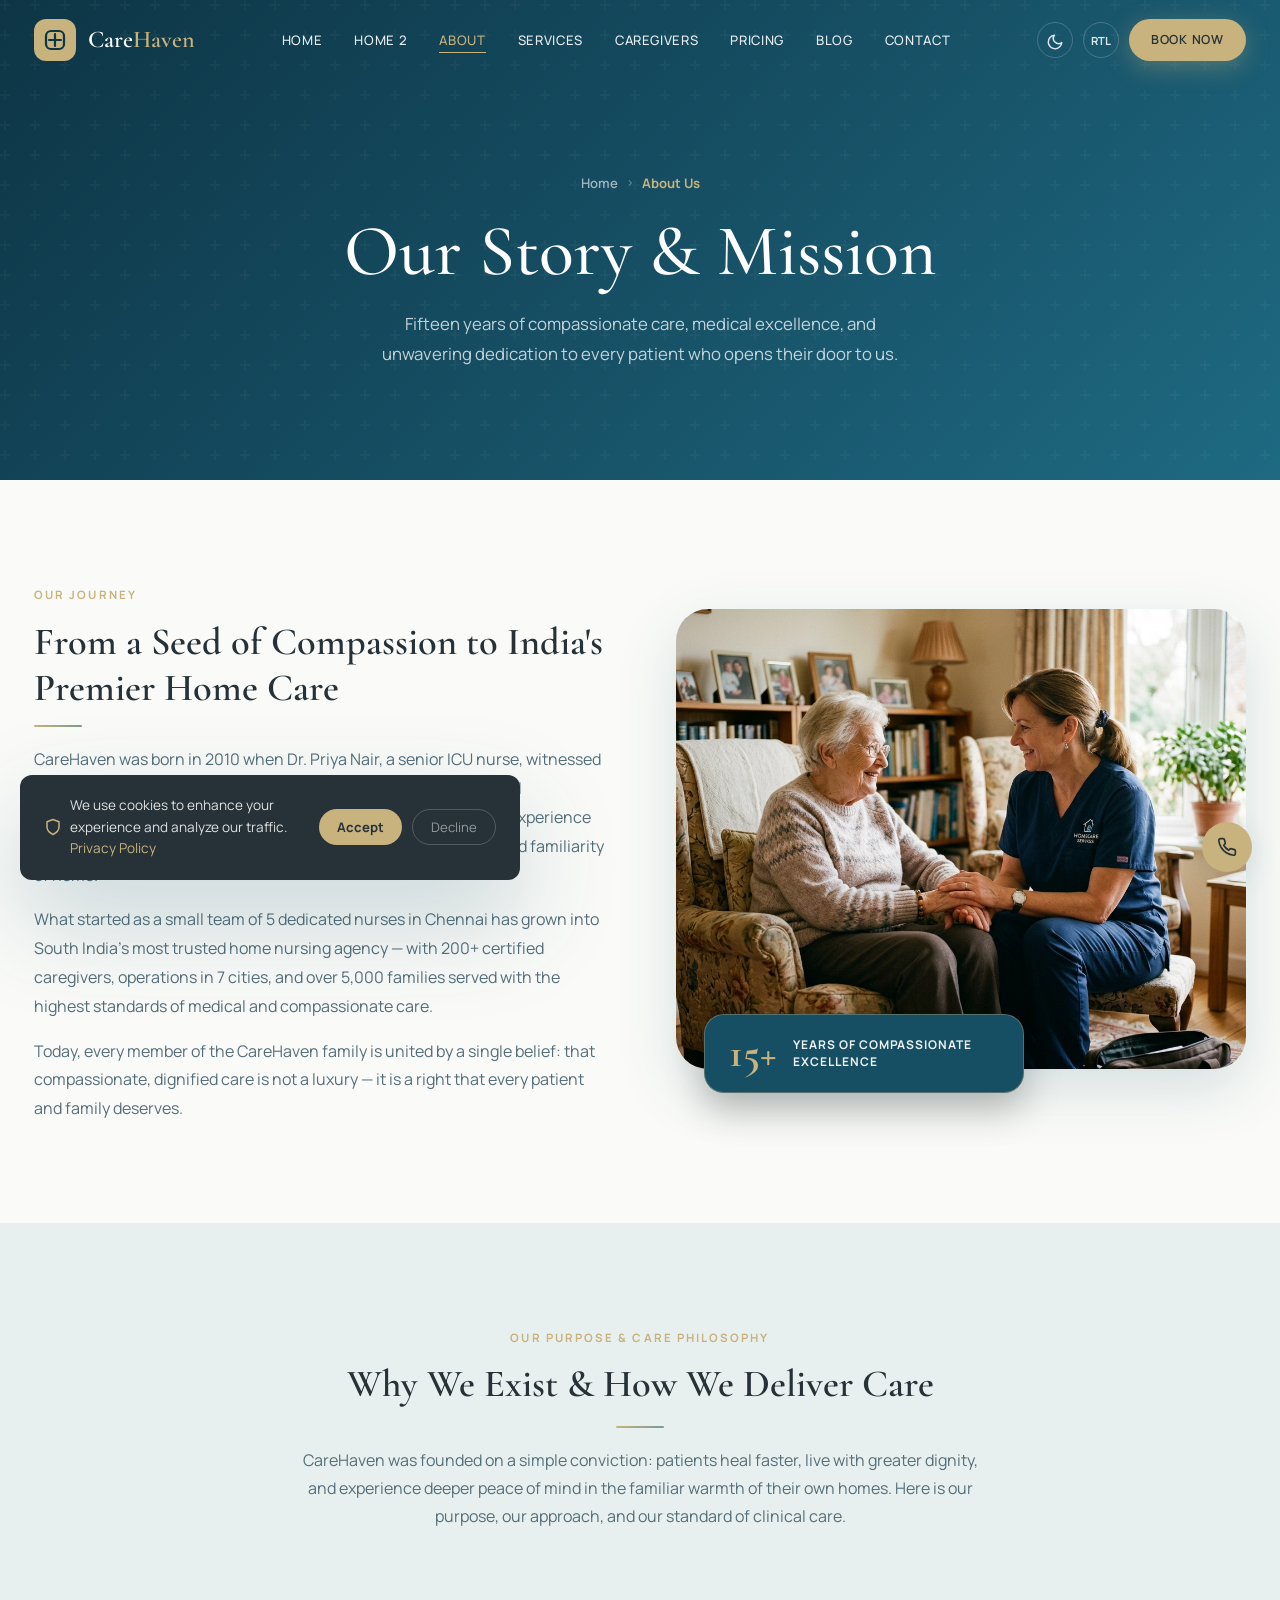
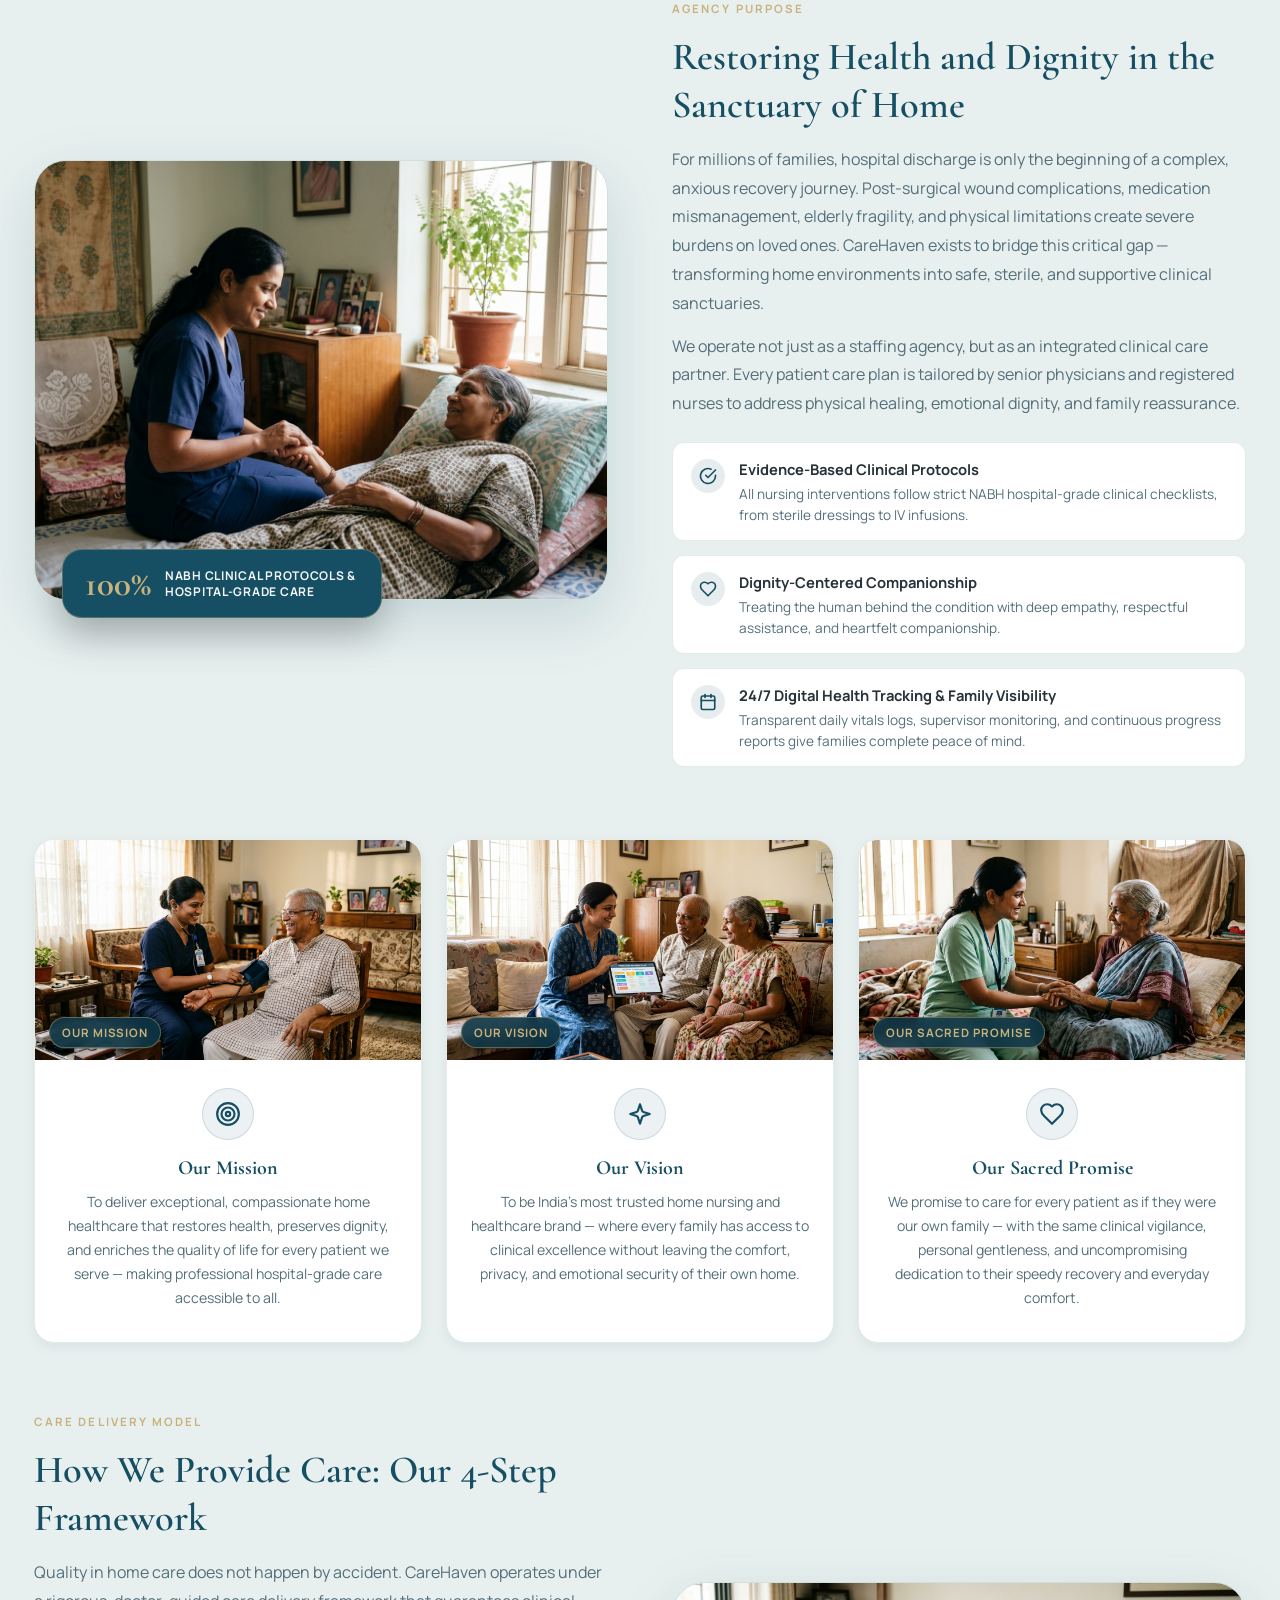
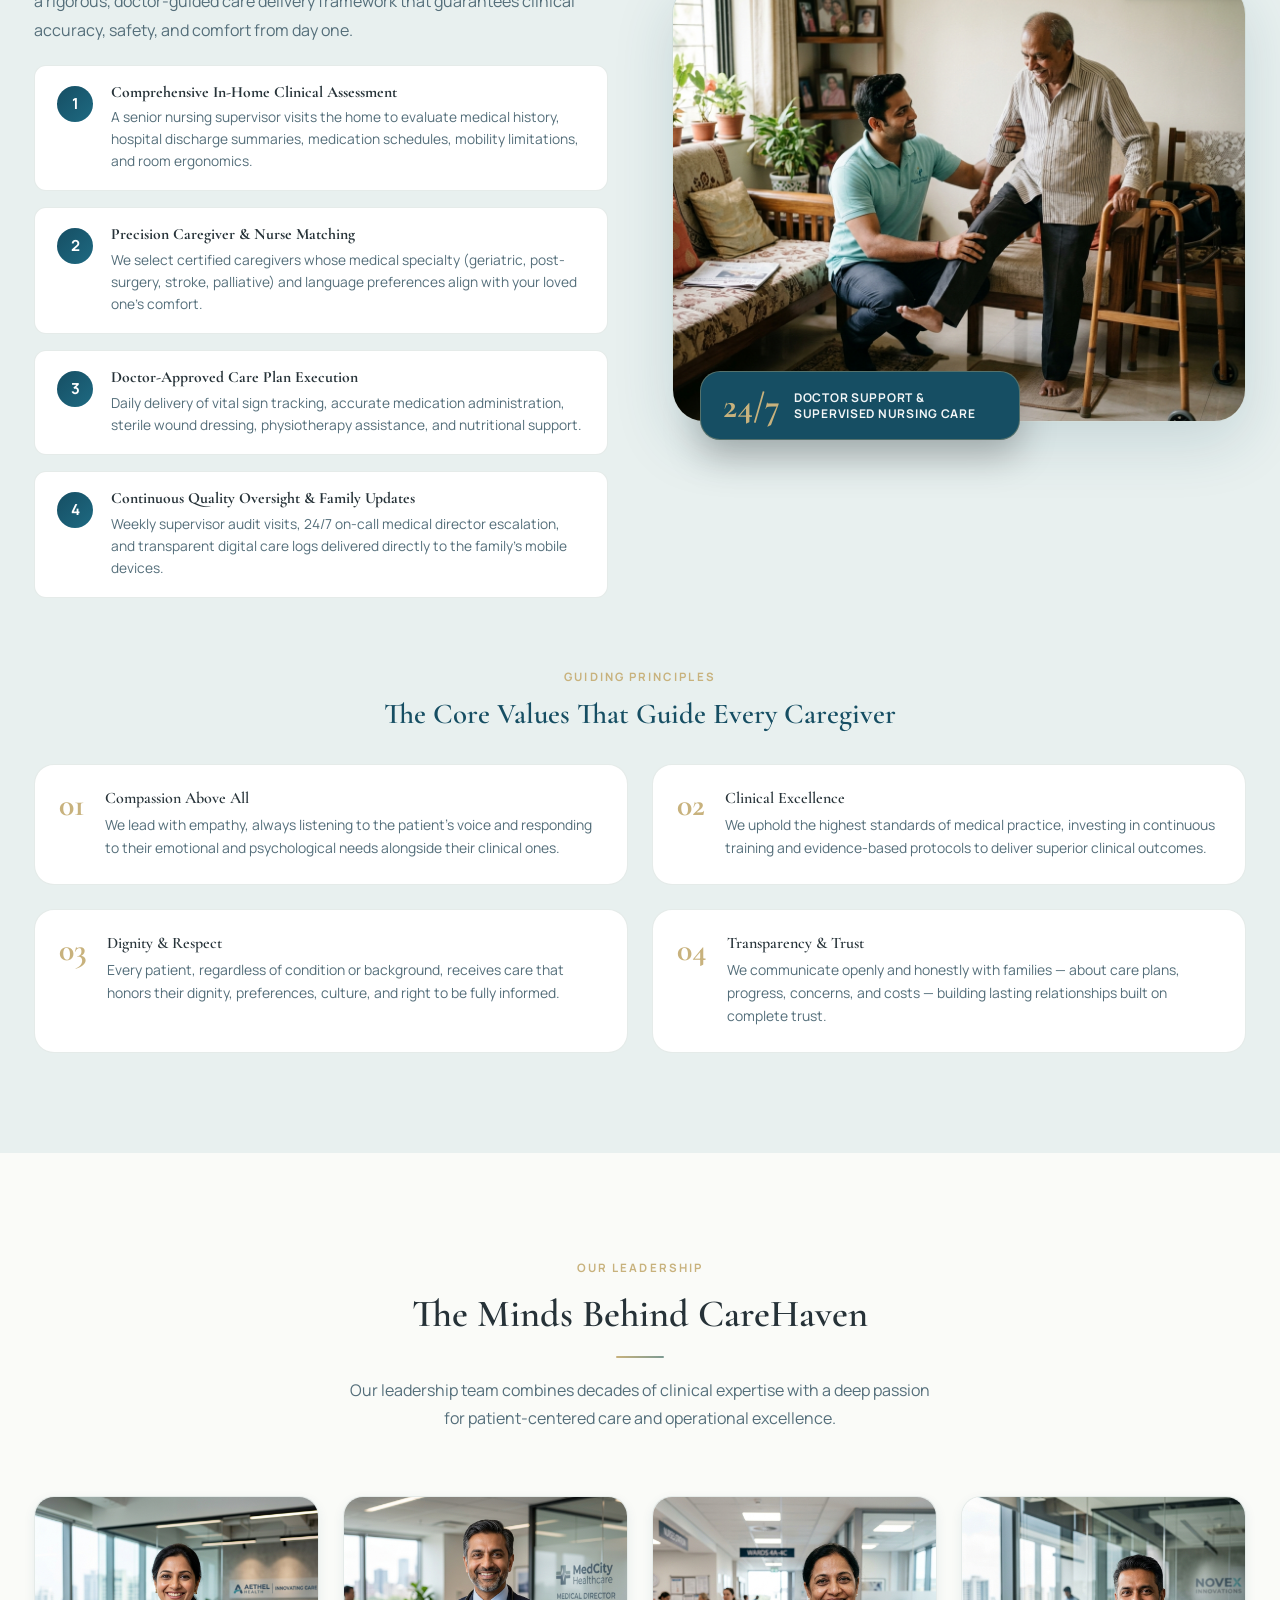
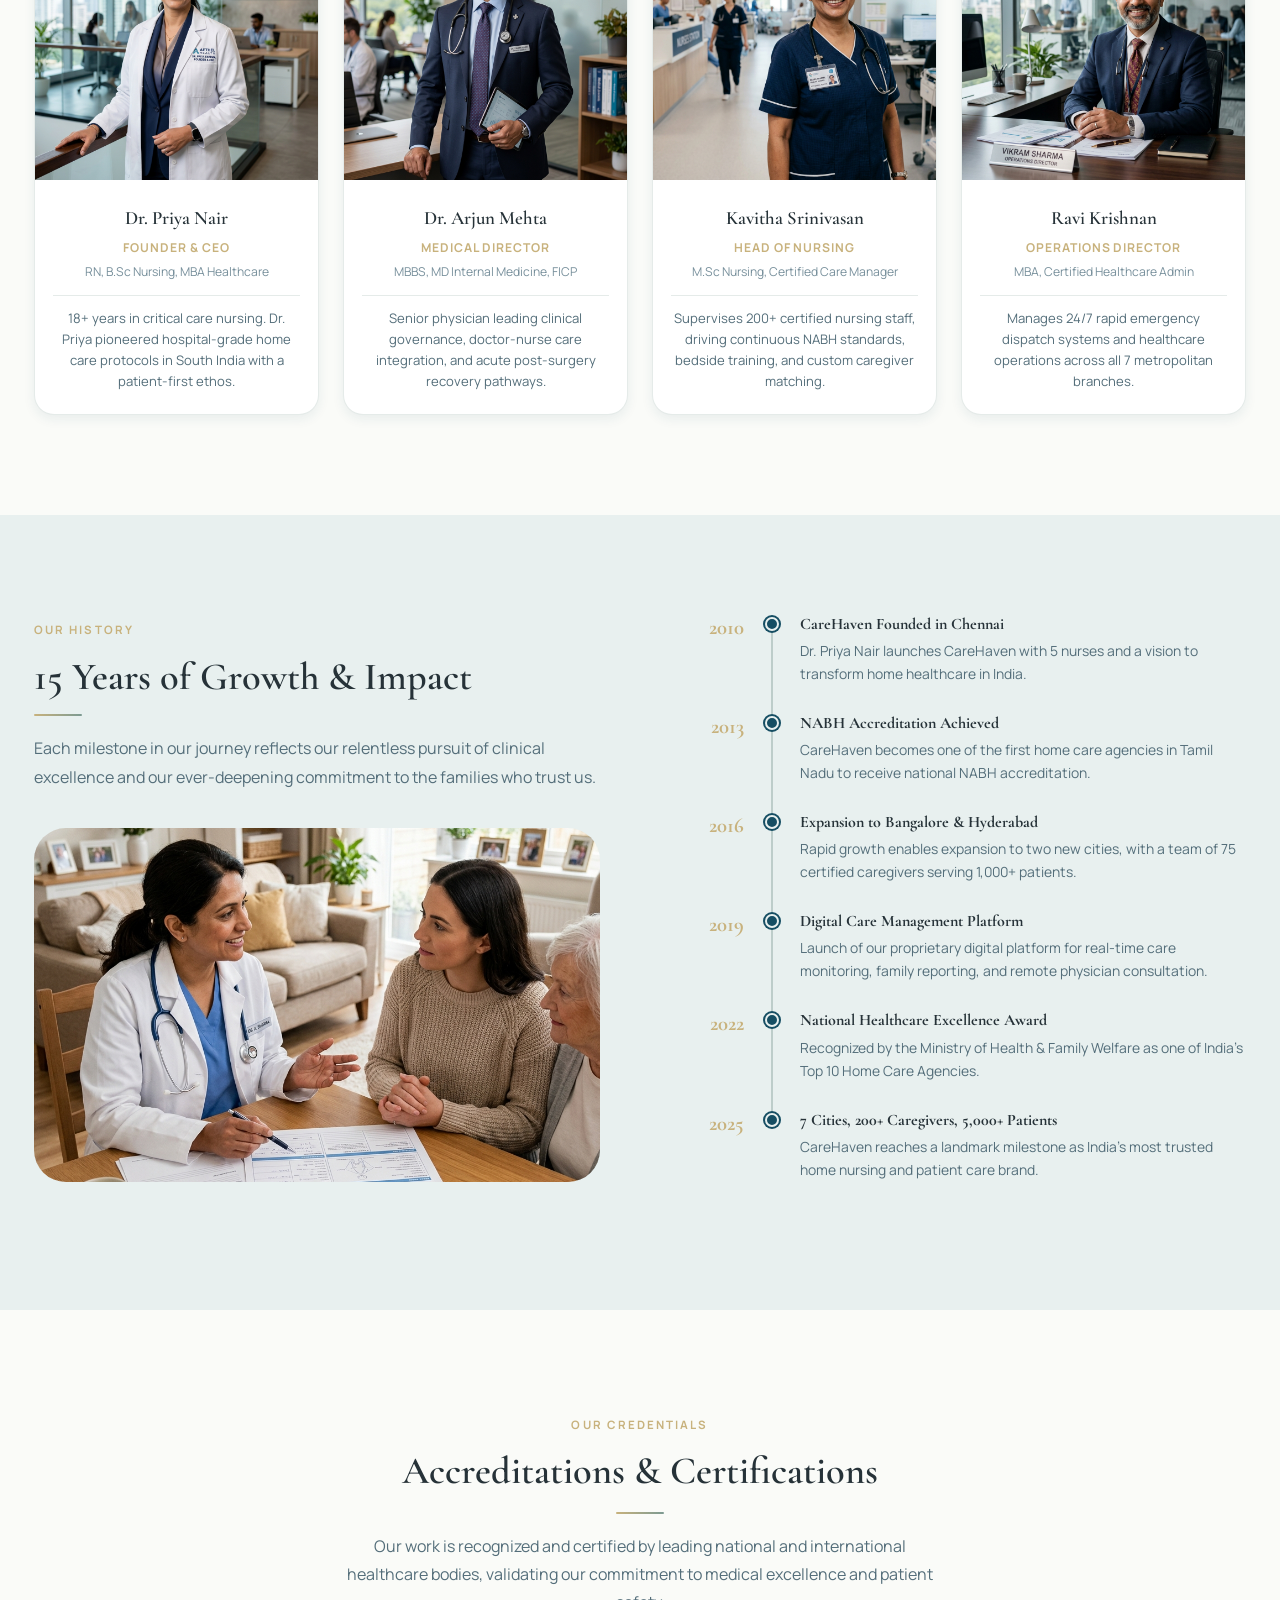
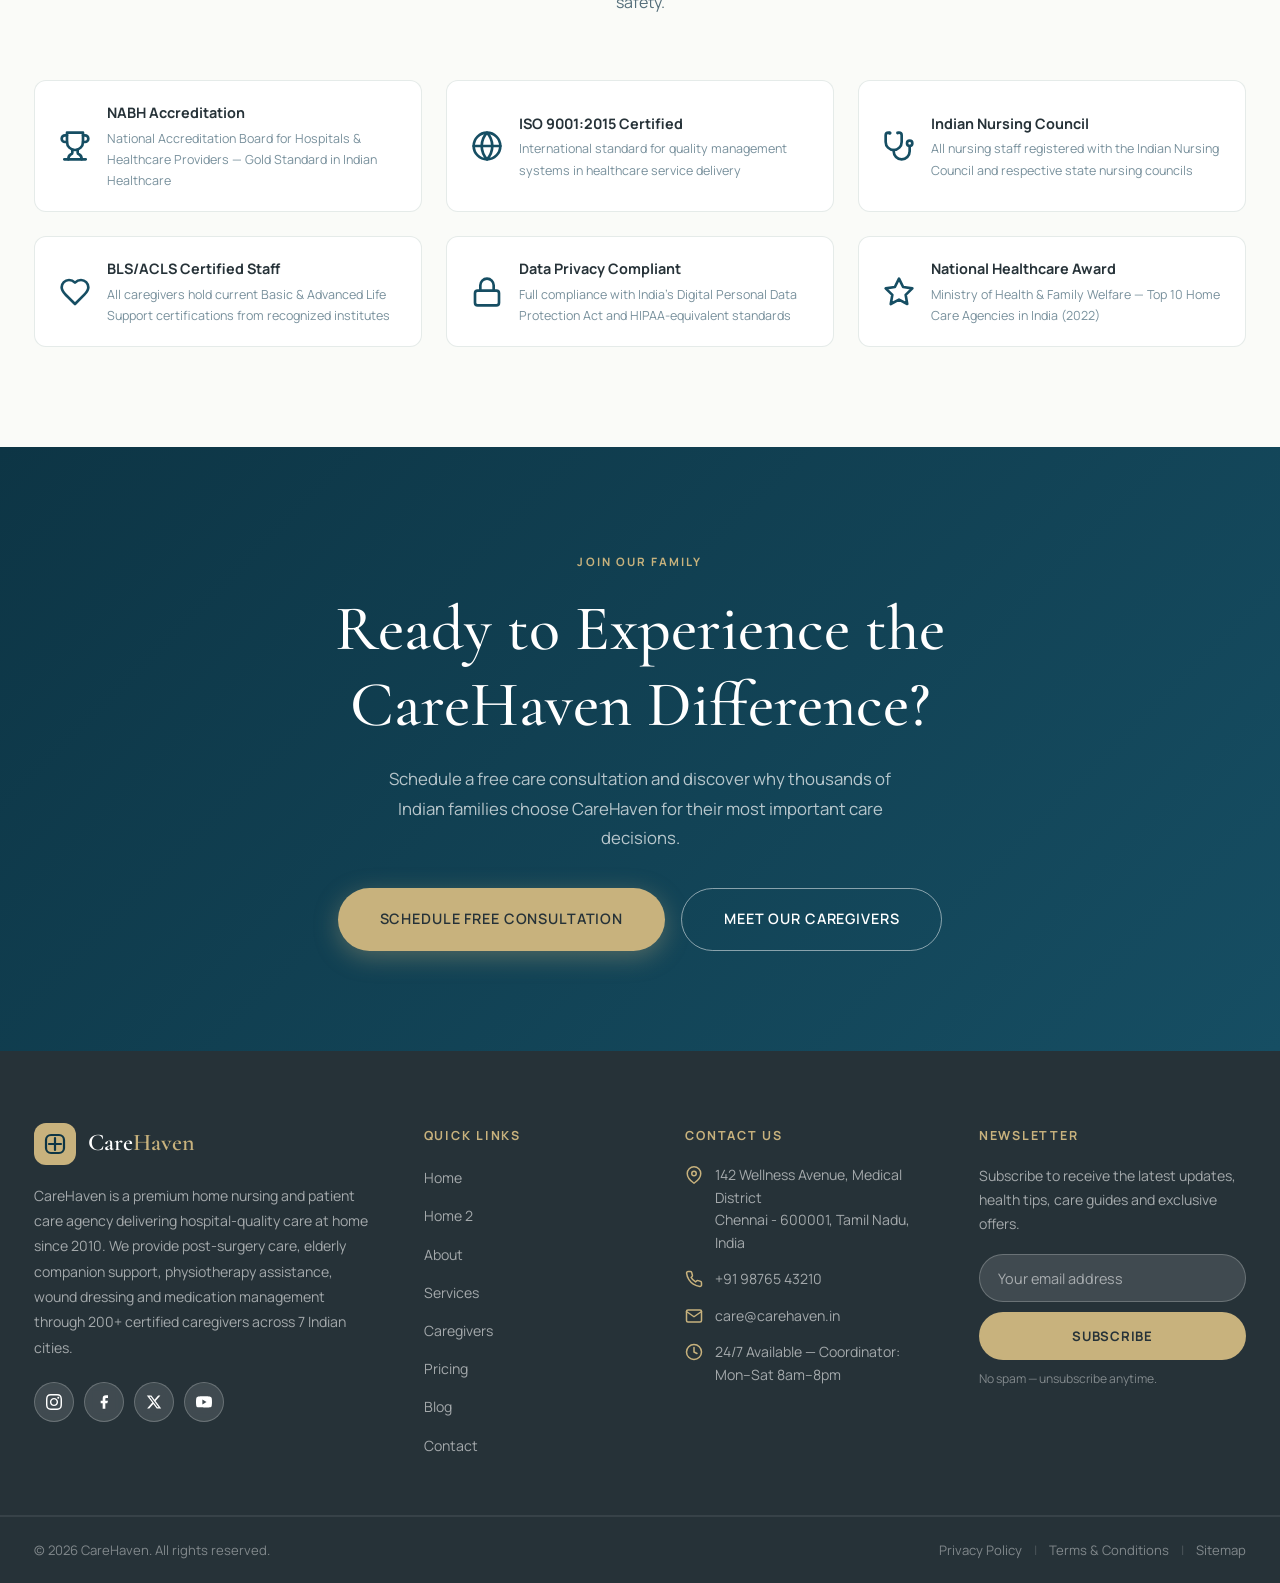
<file: about.html>
<!DOCTYPE html>
<html lang="en" data-theme="light" dir="ltr">
<head>
  <meta charset="UTF-8">
  <meta name="viewport" content="width=device-width, initial-scale=1.0">
  <meta name="description" content="About CareHaven — Our story, mission, values, leadership team, accreditations, and commitment to premium home nursing and patient care since 2010.">
  <title>About Us — CareHaven Home Nursing & Patient Care</title>
  <link rel="icon" href="images/favicon.ico" sizes="any">
  <link rel="icon" type="image/svg+xml" href="images/favicon.svg">
  <link rel="icon" type="image/png" sizes="32x32" href="images/favicon-32x32.png">
  <link rel="icon" type="image/png" sizes="16x16" href="images/favicon-16x16.png">
  <link rel="apple-touch-icon" href="images/apple-touch-icon.png">
  <meta name="theme-color" content="#164E63">
  <link rel="stylesheet" href="css/style.css">
  <style>
    .about-hero-img {
      position: absolute;
      inset: 0;
      background: url('https://images.unsplash.com/photo-1576091160399-112ba8d25d1d?w=1800&auto=format&fit=crop&q=80') center/cover no-repeat;
    }

    /* JOURNEY SECTION */
    .journey-img-wrap {
      position: relative;
      border-radius: var(--radius-xl);
      padding-bottom: 24px;
    }
    .journey-img {
      width: 100%;
      aspect-ratio: 4/3.4;
      max-height: 460px;
      object-fit: cover;
      border-radius: var(--radius-xl);
      box-shadow: var(--shadow-lg);
      display: block;
    }
    .journey-badge {
      position: absolute;
      bottom: 0;
      left: 28px;
      background: var(--teal);
      border-radius: var(--radius-lg);
      padding: 18px 24px;
      box-shadow: 0 16px 36px rgba(0, 0, 0, 0.25);
      border: 1px solid rgba(200, 178, 125, 0.35);
      display: flex;
      align-items: center;
      gap: 16px;
      max-width: 320px;
      z-index: 2;
    }
    .journey-badge-num {
      font-family: var(--font-display);
      font-size: 2.6rem;
      font-weight: 700;
      color: var(--champagne);
      line-height: 1;
      flex-shrink: 0;
    }
    .journey-badge-txt {
      font-size: 0.75rem;
      font-weight: 700;
      letter-spacing: 0.08em;
      text-transform: uppercase;
      color: rgba(255, 255, 255, 0.92);
      line-height: 1.35;
    }
    [data-theme="dark"] .journey-badge {
      background: var(--bg-card);
      border-color: var(--border-light);
      box-shadow: 0 16px 40px rgba(0, 0, 0, 0.55);
    }

    /* MISSION / PURPOSE */
    .mission-card {
      background: var(--bg-card);
      border-radius: var(--radius-lg);
      border: 1px solid var(--border-light);
      text-align: center;
      transition: all var(--transition-smooth);
      overflow: hidden;
      display: flex;
      flex-direction: column;
      height: 100%;
      box-shadow: var(--shadow-sm);
    }
    .mission-card:hover {
      transform: translateY(-8px);
      box-shadow: var(--shadow-lg);
      border-color: rgba(200, 178, 125, 0.45);
    }
    .mission-card-img {
      width: 100%;
      height: 220px;
      overflow: hidden;
      position: relative;
    }
    .mission-card-img img {
      width: 100%;
      height: 100%;
      object-fit: cover;
      display: block;
      transition: transform var(--transition-slow);
    }
    .mission-card:hover .mission-card-img img {
      transform: scale(1.06);
    }
    .mission-card-tag {
      position: absolute;
      bottom: 12px;
      left: 14px;
      background: rgba(13, 53, 69, 0.88);
      backdrop-filter: blur(8px);
      border: 1px solid rgba(200, 178, 125, 0.4);
      color: var(--champagne);
      padding: 5px 12px;
      border-radius: 999px;
      font-size: 0.72rem;
      font-weight: 700;
      letter-spacing: 0.08em;
      text-transform: uppercase;
      box-shadow: 0 4px 12px rgba(0, 0, 0, 0.25);
    }
    .mission-card-body {
      padding: 28px 24px 32px;
      text-align: center;
      display: flex;
      flex-direction: column;
      align-items: center;
      flex: 1;
    }
    .mission-icon {
      width: 52px;
      height: 52px;
      border-radius: 50%;
      background: rgba(22, 78, 99, 0.08);
      border: 1px solid rgba(22, 78, 99, 0.15);
      display: flex;
      align-items: center;
      justify-content: center;
      color: var(--teal);
      margin-bottom: 16px;
      transition: all var(--transition-fast);
    }
    .mission-icon svg {
      width: 26px !important;
      height: 26px !important;
      color: var(--teal) !important;
      stroke: var(--teal) !important;
      transition: all var(--transition-fast);
    }
    .mission-card:hover .mission-icon {
      background: var(--teal) !important;
      border-color: var(--teal) !important;
      transform: scale(1.1);
      box-shadow: 0 6px 20px rgba(22, 78, 99, 0.32);
    }
    .mission-card:hover .mission-icon svg {
      color: #FFFFFF !important;
      stroke: #FFFFFF !important;
    }
    .mission-card h3 {
      font-size: 1.25rem;
      color: var(--teal);
      margin-bottom: 10px;
      font-weight: 700;
    }
    .mission-card p {
      font-size: 0.88rem;
      color: var(--text-secondary);
      line-height: 1.7;
      margin: 0;
    }

    .value-item {
      display: flex;
      gap: 20px;
      align-items: flex-start;
      padding: 24px;
      background: var(--bg-card);
      border-radius: var(--radius-lg);
      border: 1px solid var(--border-light);
      transition: all var(--transition-smooth);
    }
    .value-item:hover { background: var(--mist); border-color: var(--sage-light); }
    .value-num {
      font-family: var(--font-display);
      font-size: 2rem;
      font-weight: 700;
      color: var(--champagne);
      line-height: 1;
      flex-shrink: 0;
    }
    .value-item h4 { font-size: 1rem; margin-bottom: 6px; }
    .value-item p { font-size: 0.87rem; color: var(--text-secondary); line-height: 1.65; }

    /* PURPOSE SECTION ENHANCEMENTS */
    .purpose-block {
      display: grid;
      grid-template-columns: 1fr 1fr;
      gap: 64px;
      align-items: center;
      margin-bottom: 72px;
    }
    .purpose-block.reverse {
      direction: rtl;
    }
    .purpose-block.reverse > * {
      direction: ltr;
    }
    .purpose-img-wrap {
      position: relative;
      border-radius: var(--radius-xl);
      overflow: visible;
    }
    .purpose-img {
      width: 100%;
      aspect-ratio: 4/3.2;
      max-height: 440px;
      object-fit: cover;
      border-radius: var(--radius-xl);
      box-shadow: var(--shadow-lg);
      display: block;
      border: 1px solid var(--border-light);
    }
    .purpose-badge {
      position: absolute;
      bottom: -18px;
      left: 28px;
      background: var(--teal);
      border-radius: var(--radius-lg);
      padding: 16px 22px;
      box-shadow: 0 16px 36px rgba(0, 0, 0, 0.25);
      border: 1px solid rgba(200, 178, 125, 0.35);
      display: flex;
      align-items: center;
      gap: 14px;
      max-width: 320px;
      z-index: 2;
    }
    .purpose-badge-num {
      font-family: var(--font-display);
      font-size: 2.2rem;
      font-weight: 700;
      color: var(--champagne);
      line-height: 1;
      flex-shrink: 0;
    }
    .purpose-badge-txt {
      font-size: 0.75rem;
      font-weight: 700;
      letter-spacing: 0.06em;
      text-transform: uppercase;
      color: rgba(255, 255, 255, 0.95);
      line-height: 1.35;
    }
    [data-theme="dark"] .purpose-badge {
      background: var(--bg-card);
      border-color: var(--border-light);
      box-shadow: 0 16px 40px rgba(0, 0, 0, 0.55);
    }
    .purpose-heading {
      font-family: var(--font-display);
      font-size: clamp(1.8rem, 3vw, 2.4rem);
      color: var(--teal);
      margin: 12px 0 16px;
      line-height: 1.25;
      font-weight: 600;
    }
    .purpose-subheading {
      font-family: var(--font-display);
      font-size: 1.8rem;
      color: var(--teal);
      font-weight: 600;
      margin-top: 8px;
    }
    .purpose-feature-list {
      display: flex;
      flex-direction: column;
      gap: 14px;
      margin-top: 24px;
    }
    .purpose-feature-item {
      display: flex;
      align-items: flex-start;
      gap: 14px;
      padding: 14px 18px;
      background: var(--bg-card);
      border-radius: var(--radius-md);
      border: 1px solid var(--border-light);
      transition: all var(--transition-fast);
    }
    .purpose-feature-item:hover {
      border-color: var(--teal);
      transform: translateX(4px);
    }
    .purpose-feature-icon {
      width: 34px;
      height: 34px;
      border-radius: 50%;
      background: rgba(22, 78, 99, 0.1);
      color: var(--teal);
      display: flex;
      align-items: center;
      justify-content: center;
      flex-shrink: 0;
      margin-top: 2px;
    }
    .purpose-feature-title {
      font-weight: 700;
      font-size: 0.92rem;
      color: var(--text-primary);
      margin-bottom: 2px;
    }
    .purpose-feature-desc {
      font-size: 0.85rem;
      color: var(--text-secondary);
      line-height: 1.55;
    }
    .care-steps-grid {
      display: flex;
      flex-direction: column;
      gap: 16px;
    }
    .care-step-card {
      display: flex;
      gap: 18px;
      padding: 18px 22px;
      background: var(--bg-card);
      border-radius: var(--radius-md);
      border: 1px solid var(--border-light);
      transition: all var(--transition-fast);
      align-items: flex-start;
    }
    .care-step-card:hover {
      border-color: var(--champagne);
      box-shadow: var(--shadow-sm);
      transform: translateY(-2px);
    }
    .care-step-num {
      width: 36px;
      height: 36px;
      border-radius: 50%;
      background: linear-gradient(135deg, var(--teal), var(--teal-light));
      color: white;
      font-weight: 700;
      font-size: 0.95rem;
      display: flex;
      align-items: center;
      justify-content: center;
      flex-shrink: 0;
      margin-top: 2px;
    }
    .care-step-content h4 {
      font-size: 0.98rem;
      font-weight: 700;
      color: var(--text-primary);
      margin-bottom: 4px;
    }
    .care-step-content p {
      font-size: 0.86rem;
      color: var(--text-secondary);
      line-height: 1.6;
    }
    @media (max-width: 900px) {
      .purpose-block, .purpose-block.reverse {
        grid-template-columns: 1fr;
        gap: 40px;
        direction: ltr !important;
      }
      .purpose-img {
        max-height: 340px;
      }
      .purpose-badge {
        bottom: -14px;
        left: 16px;
        padding: 12px 18px;
      }
    }

    /* CREDENTIALS */
    .accred-badge {
      display: flex;
      align-items: center;
      gap: 16px;
      padding: 20px 24px;
      background: var(--bg-card);
      border-radius: var(--radius-md);
      border: 1px solid var(--border-light);
      transition: all var(--transition-fast);
    }
    .accred-badge:hover { border-color: var(--champagne); box-shadow: var(--shadow-sm); }
    .accred-icon {
      flex-shrink: 0;
      display: flex;
      align-items: center;
      justify-content: center;
      color: var(--teal);
    }
    .accred-name { font-weight: 700; font-size: 0.9rem; color: var(--text-primary); }
    .accred-desc { font-size: 0.78rem; color: var(--text-muted); margin-top: 2px; }

    /* LEADERSHIP TEAM */
    .team-card {
      background: var(--bg-card);
      border-radius: var(--radius-lg);
      overflow: hidden;
      box-shadow: var(--shadow-sm);
      border: 1px solid var(--border-light);
      transition: all var(--transition-smooth);
      display: flex;
      flex-direction: column;
      height: 100%;
    }
    .team-card:hover { transform: translateY(-6px); box-shadow: var(--shadow-lg); border-color: rgba(200, 178, 125, 0.4); }
    .team-img {
      aspect-ratio: 1;
      overflow: hidden;
    }
    .team-img img { width: 100%; height: 100%; object-fit: cover; transition: transform var(--transition-slow); }
    .team-card:hover .team-img img { transform: scale(1.05); }
    .team-info { padding: 22px 18px; text-align: center; display: flex; flex-direction: column; flex: 1; }
    .team-name { font-family: var(--font-display); font-size: 1.18rem; font-weight: 600; color: var(--text-primary); }
    .team-title { font-size: 0.76rem; font-weight: 700; letter-spacing: 0.08em; text-transform: uppercase; color: var(--champagne); margin-top: 4px; }
    .team-quals { font-size: 0.76rem; color: var(--text-muted); margin-top: 4px; }
    .team-bio { font-size: 0.82rem; color: var(--text-secondary); line-height: 1.6; margin-top: 12px; padding-top: 12px; border-top: 1px solid var(--border-light); }

    /* HISTORY TIMELINE (NO OVERLAP) */
    .timeline-item {
      display: grid;
      grid-template-columns: 64px 24px 1fr;
      gap: 16px;
      padding-bottom: 28px;
      position: relative;
      align-items: start;
    }
    .timeline-year {
      font-family: var(--font-display);
      font-size: 1.3rem;
      font-weight: 700;
      color: var(--champagne);
      text-align: right;
      line-height: 1;
      padding-top: 3px;
    }
    .timeline-spine {
      position: relative;
      display: flex;
      justify-content: center;
      height: 100%;
    }
    .timeline-spine::before {
      content: '';
      position: absolute;
      top: 12px;
      bottom: -28px;
      width: 2px;
      background: var(--border-medium);
      left: 50%;
      transform: translateX(-50%);
    }
    .timeline-item:last-child .timeline-spine::before {
      display: none;
    }
    .timeline-dot {
      width: 14px;
      height: 14px;
      border-radius: 50%;
      background: var(--teal);
      border: 2px solid var(--bg-secondary);
      box-shadow: 0 0 0 2px var(--teal);
      position: relative;
      z-index: 2;
      margin-top: 2px;
      transition: all var(--transition-fast);
    }
    .timeline-item:hover .timeline-dot {
      background: var(--champagne);
      box-shadow: 0 0 0 3px var(--champagne);
      transform: scale(1.15);
    }
    .timeline-content h4 { font-size: 1rem; font-weight: 700; margin-bottom: 6px; }
    .timeline-content p { font-size: 0.87rem; color: var(--text-secondary); line-height: 1.65; }

    /* ─── DARK THEME OVERRIDES ─── */
    [data-theme="dark"] .mission-card {
      background: var(--bg-card);
      border-color: var(--border-light);
    }
    [data-theme="dark"] .mission-card:hover {
      background: var(--bg-card);
      border-color: rgba(200, 178, 125, 0.5);
      box-shadow: 0 16px 36px rgba(0, 0, 0, 0.5);
    }
    [data-theme="dark"] .mission-card-tag {
      background: rgba(10, 21, 32, 0.9);
      border-color: rgba(200, 178, 125, 0.45);
      color: var(--champagne);
    }
    [data-theme="dark"] .mission-icon {
      background: rgba(200, 178, 125, 0.15) !important;
      border-color: rgba(200, 178, 125, 0.3) !important;
    }
    [data-theme="dark"] .mission-icon svg {
      color: var(--champagne) !important;
      stroke: var(--champagne) !important;
    }
    [data-theme="dark"] .mission-card:hover .mission-icon {
      background: var(--champagne) !important;
      border-color: var(--champagne) !important;
      box-shadow: 0 6px 20px rgba(200, 178, 125, 0.4) !important;
    }
    [data-theme="dark"] .mission-card:hover .mission-icon svg {
      color: #162832 !important;
      stroke: #162832 !important;
    }
    [data-theme="dark"] .mission-card h3 {
      color: var(--champagne);
    }
    [data-theme="dark"] .purpose-heading,
    [data-theme="dark"] .purpose-subheading {
      color: #FFFFFF !important;
    }
    [data-theme="dark"] .value-item {
      background: var(--bg-card);
      border-color: var(--border-light);
    }
    [data-theme="dark"] .value-item:hover {
      background: rgba(30, 106, 130, 0.22);
      border-color: rgba(200, 178, 125, 0.4);
    }
    [data-theme="dark"] .value-item h4 {
      color: var(--text-primary);
    }
    [data-theme="dark"] .purpose-feature-item,
    [data-theme="dark"] .care-step-card {
      background: var(--bg-card);
      border-color: var(--border-light);
    }
    [data-theme="dark"] .purpose-feature-item:hover,
    [data-theme="dark"] .care-step-card:hover {
      border-color: var(--champagne);
      background: rgba(30, 106, 130, 0.22);
    }
    [data-theme="dark"] .purpose-feature-icon {
      background: rgba(200, 178, 125, 0.15);
      color: var(--champagne);
    }
    [data-theme="dark"] .purpose-feature-icon svg {
      stroke: var(--champagne);
    }
    [data-theme="dark"] .care-step-num {
      background: linear-gradient(135deg, var(--teal-light), var(--champagne));
      color: #0D1B21;
    }
    [data-theme="dark"] .care-step-content h4 {
      color: var(--text-primary);
    }
    [data-theme="dark"] .timeline-dot {
      background: var(--champagne);
      border-color: var(--bg-secondary);
      box-shadow: 0 0 0 2px var(--champagne);
    }
    [data-theme="dark"] .timeline-spine::before {
      background: rgba(124, 154, 146, 0.25);
    }
    [data-theme="dark"] .timeline-content h4 {
      color: var(--text-primary);
    }
    [data-theme="dark"] .timeline-content p {
      color: var(--text-secondary);
    }
    [data-theme="dark"] .accred-badge {
      background: var(--bg-card);
      border-color: var(--border-light);
    }
    [data-theme="dark"] .accred-badge:hover {
      background: rgba(30, 106, 130, 0.2);
      border-color: rgba(200, 178, 125, 0.4);
    }
    [data-theme="dark"] .accred-icon svg {
      color: var(--champagne);
      stroke: var(--champagne);
    }
    [data-theme="dark"] .accred-name {
      color: var(--text-primary);
    }
    [data-theme="dark"] .accred-desc {
      color: var(--text-secondary);
    }
  </style>
</head>
<body>
<div class="page-transition" id="pageTransition"></div>

<!-- NAVBAR -->
<nav id="navbar" class="transparent">
  <div class="nav-container">
    <a href="index.html" class="nav-logo"><div class="nav-logo-icon"><svg width="22" height="22" viewBox="0 0 24 24" fill="none" stroke="currentColor" stroke-width="2.2" stroke-linecap="round" stroke-linejoin="round"><path d="M12 6v12M6 12h12"/><rect x="3" y="3" width="18" height="18" rx="5"/></svg></div><span class="nav-logo-text">Care<span>Haven</span></span></a>
    <ul class="nav-menu">
      <li><a href="index.html" class="nav-link">Home</a></li>
      <li><a href="home2.html" class="nav-link">Home 2</a></li>
      <li><a href="about.html" class="nav-link active">About</a></li>
      <li><a href="services.html" class="nav-link">Services</a></li>
      <li><a href="caregivers.html" class="nav-link">Caregivers</a></li>
      <li><a href="pricing.html" class="nav-link">Pricing</a></li>
      <li><a href="blog.html" class="nav-link">Blog</a></li>
      <li><a href="contact.html" class="nav-link">Contact</a></li>
    </ul>
    <div class="nav-actions">
      <button class="nav-toggle-btn" data-theme-toggle><span id="themeIcon"><svg width="18" height="18" viewBox="0 0 24 24" fill="none" stroke="currentColor" stroke-width="2" stroke-linecap="round" stroke-linejoin="round"><path d="M21 12.79A9 9 0 1 1 11.21 3 7 7 0 0 0 21 12.79z"/></svg></span></button>
      <button class="nav-toggle-btn" id="dirToggle" data-dir-toggle style="font-size:0.7rem;font-weight:700;">RTL</button>
      <a href="contact.html" class="btn btn-champagne btn-sm nav-cta">Book Now</a>
      <button class="hamburger" id="hamburger"><span></span><span></span><span></span></button>
    </div>
  </div>
</nav>
<div class="mobile-nav-overlay" id="mobileOverlay"></div>
<div class="mobile-nav" id="mobileNav">
  <a href="index.html" class="mobile-nav-link">Home</a>
  <a href="home2.html" class="mobile-nav-link">Home 2</a>
  <a href="about.html" class="mobile-nav-link active">About</a>
  <a href="services.html" class="mobile-nav-link">Services</a>
  <a href="caregivers.html" class="mobile-nav-link">Caregivers</a>
  <a href="pricing.html" class="mobile-nav-link">Pricing</a>
  <a href="blog.html" class="mobile-nav-link">Blog</a>
  <a href="contact.html" class="mobile-nav-link">Contact</a>
  <a href="contact.html" class="btn btn-primary">Book Now</a>
</div>

<!-- PAGE HERO -->
<section class="page-hero" style="min-height:480px;position:relative;background:linear-gradient(135deg,#0D3545,#164E63,#1E6A82);">
  <div class="container" style="position:relative;z-index:1;">
    <div class="page-hero-content">
      <nav class="breadcrumb" style="margin-bottom:16px;">
        <a href="index.html">Home</a>
        <span class="breadcrumb-sep">›</span>
        <span class="breadcrumb-current">About Us</span>
      </nav>
      <h1>Our Story & Mission</h1>
      <p style="color:rgba(255,255,255,0.75);max-width:560px;font-size:1.05rem;line-height:1.75;">Fifteen years of compassionate care, medical excellence, and unwavering dedication to every patient who opens their door to us.</p>
    </div>
  </div>
</section>

<!-- SECTION 1: OUR STORY -->
<section class="section-py" style="background:var(--bg-primary);">
  <div class="container">
    <div style="display:grid;grid-template-columns:1fr 1fr;gap:72px;align-items:center;">
      <div class="reveal">
        <span class="label">Our Journey</span>
        <h2 class="h2" style="margin-top:12px;">From a Seed of Compassion to India's Premier Home Care</h2>
        <div class="divider-line"></div>
        <p style="color:var(--text-secondary);line-height:1.8;margin-bottom:16px;">CareHaven was born in 2010 when Dr. Priya Nair, a senior ICU nurse, witnessed her own grandmother struggle to recover from surgery in a hospital environment when all she wanted was to be home. That personal experience ignited a mission: to bring hospital-quality care into the warmth and familiarity of home.</p>
        <p style="color:var(--text-secondary);line-height:1.8;margin-bottom:16px;">What started as a small team of 5 dedicated nurses in Chennai has grown into South India's most trusted home nursing agency — with 200+ certified caregivers, operations in 7 cities, and over 5,000 families served with the highest standards of medical and compassionate care.</p>
        <p style="color:var(--text-secondary);line-height:1.8;">Today, every member of the CareHaven family is united by a single belief: that compassionate, dignified care is not a luxury — it is a right that every patient and family deserves.</p>
      </div>
      <div class="reveal reveal-delay-1">
        <div class="journey-img-wrap">
          <img src="images/about_history.jpg" alt="CareHaven compassionate nursing at home" class="journey-img">
          <div class="journey-badge">
            <div class="journey-badge-num">15+</div>
            <div class="journey-badge-txt">Years of Compassionate Excellence</div>
          </div>
        </div>
      </div>
    </div>
  </div>
</section>

<!-- SECTION 2: OUR PURPOSE & CARE PHILOSOPHY -->
<section class="section-py" style="background:var(--bg-secondary);">
  <div class="container">
    <div class="section-header centered reveal">
      <span class="label">Our Purpose & Care Philosophy</span>
      <h2 class="h2">Why We Exist & How We Deliver Care</h2>
      <div class="divider-line"></div>
      <p style="max-width:680px;margin:0 auto;color:var(--text-secondary);">CareHaven was founded on a simple conviction: patients heal faster, live with greater dignity, and experience deeper peace of mind in the familiar warmth of their own homes. Here is our purpose, our approach, and our standard of clinical care.</p>
    </div>

    <!-- PURPOSE SHOWCASE 1: AGENCY PURPOSE & CLINICAL PHILOSOPHY -->
    <div class="purpose-block reveal" style="margin-top:48px;">
      <div class="purpose-img-wrap">
        <img src="images/about_purpose_care.jpg" alt="CareHaven registered nurse providing compassionate home bedside care" class="purpose-img">
        <div class="purpose-badge">
          <div class="purpose-badge-num">100%</div>
          <div class="purpose-badge-txt">NABH Clinical Protocols & Hospital-Grade Care</div>
        </div>
      </div>
      <div>
        <span class="label">Agency Purpose</span>
        <h3 class="purpose-heading">Restoring Health and Dignity in the Sanctuary of Home</h3>
        <p style="color:var(--text-secondary);line-height:1.8;margin-bottom:14px;">For millions of families, hospital discharge is only the beginning of a complex, anxious recovery journey. Post-surgical wound complications, medication mismanagement, elderly fragility, and physical limitations create severe burdens on loved ones. CareHaven exists to bridge this critical gap — transforming home environments into safe, sterile, and supportive clinical sanctuaries.</p>
        <p style="color:var(--text-secondary);line-height:1.8;margin-bottom:20px;">We operate not just as a staffing agency, but as an integrated clinical care partner. Every patient care plan is tailored by senior physicians and registered nurses to address physical healing, emotional dignity, and family reassurance.</p>
        
        <div class="purpose-feature-list">
          <div class="purpose-feature-item">
            <div class="purpose-feature-icon">
              <svg width="18" height="18" viewBox="0 0 24 24" fill="none" stroke="currentColor" stroke-width="2.2" stroke-linecap="round" stroke-linejoin="round"><path d="M22 11.08V12a10 10 0 1 1-5.93-9.14"/><polyline points="22 4 12 14.01 9 11.01"/></svg>
            </div>
            <div>
              <div class="purpose-feature-title">Evidence-Based Clinical Protocols</div>
              <div class="purpose-feature-desc">All nursing interventions follow strict NABH hospital-grade clinical checklists, from sterile dressings to IV infusions.</div>
            </div>
          </div>
          <div class="purpose-feature-item">
            <div class="purpose-feature-icon">
              <svg width="18" height="18" viewBox="0 0 24 24" fill="none" stroke="currentColor" stroke-width="2.2" stroke-linecap="round" stroke-linejoin="round"><path d="M19 14c1.49-1.46 3-3.21 3-5.5A5.5 5.5 0 0 0 16.5 3c-1.76 0-3 .5-4.5 2-1.5-1.5-2.74-2-4.5-2A5.5 5.5 0 0 0 2 8.5c0 2.3 1.5 4.05 3 5.5l7 7Z"/></svg>
            </div>
            <div>
              <div class="purpose-feature-title">Dignity-Centered Companionship</div>
              <div class="purpose-feature-desc">Treating the human behind the condition with deep empathy, respectful assistance, and heartfelt companionship.</div>
            </div>
          </div>
          <div class="purpose-feature-item">
            <div class="purpose-feature-icon">
              <svg width="18" height="18" viewBox="0 0 24 24" fill="none" stroke="currentColor" stroke-width="2.2" stroke-linecap="round" stroke-linejoin="round"><rect x="3" y="4" width="18" height="18" rx="2" ry="2"/><line x1="16" y1="2" x2="16" y2="6"/><line x1="8" y1="2" x2="8" y2="6"/><line x1="3" y1="10" x2="21" y2="10"/></svg>
            </div>
            <div>
              <div class="purpose-feature-title">24/7 Digital Health Tracking & Family Visibility</div>
              <div class="purpose-feature-desc">Transparent daily vitals logs, supervisor monitoring, and continuous progress reports give families complete peace of mind.</div>
            </div>
          </div>
        </div>
      </div>
    </div>

    <!-- MISSION / VISION / PROMISE CARDS -->
    <div class="grid-3" style="margin:64px 0;">
      <div class="mission-card reveal">
        <div class="mission-card-img">
          <img src="images/about_mission.jpg" alt="CareHaven clinical mission — expert home bedside nursing" loading="lazy">
          <span class="mission-card-tag">Our Mission</span>
        </div>
        <div class="mission-card-body">
          <div class="mission-icon"><svg width="24" height="24" viewBox="0 0 24 24" fill="none" stroke="currentColor" stroke-width="2" stroke-linecap="round" stroke-linejoin="round"><circle cx="12" cy="12" r="10"/><circle cx="12" cy="12" r="6"/><circle cx="12" cy="12" r="2"/></svg></div>
          <h3>Our Mission</h3>
          <p>To deliver exceptional, compassionate home healthcare that restores health, preserves dignity, and enriches the quality of life for every patient we serve — making professional hospital-grade care accessible to all.</p>
        </div>
      </div>
      <div class="mission-card reveal reveal-delay-1">
        <div class="mission-card-img">
          <img src="images/about_vision.jpg" alt="CareHaven vision — personalized home care recovery plan" loading="lazy">
          <span class="mission-card-tag">Our Vision</span>
        </div>
        <div class="mission-card-body">
          <div class="mission-icon"><svg width="24" height="24" viewBox="0 0 24 24" fill="none" stroke="currentColor" stroke-width="2" stroke-linecap="round" stroke-linejoin="round"><path d="m12 3-1.912 5.813a2 2 0 0 1-1.275 1.275L3 12l5.813 1.912a2 2 0 0 1 1.275 1.275L12 21l1.912-5.813a2 2 0 0 1 1.275-1.275L21 12l-5.813-1.912a2 2 0 0 1-1.275-1.275L12 3Z"/></svg></div>
          <h3>Our Vision</h3>
          <p>To be India's most trusted home nursing and healthcare brand — where every family has access to clinical excellence without leaving the comfort, privacy, and emotional security of their own home.</p>
        </div>
      </div>
      <div class="mission-card reveal reveal-delay-2">
        <div class="mission-card-img">
          <img src="images/about_promise.jpg" alt="CareHaven sacred promise — compassionate familial elder care" loading="lazy">
          <span class="mission-card-tag">Our Sacred Promise</span>
        </div>
        <div class="mission-card-body">
          <div class="mission-icon"><svg width="24" height="24" viewBox="0 0 24 24" fill="none" stroke="currentColor" stroke-width="2" stroke-linecap="round" stroke-linejoin="round"><path d="M19 14c1.49-1.46 3-3.21 3-5.5A5.5 5.5 0 0 0 16.5 3c-1.76 0-3 .5-4.5 2-1.5-1.5-2.74-2-4.5-2A5.5 5.5 0 0 0 2 8.5c0 2.3 1.5 4.05 3 5.5l7 7Z"/></svg></div>
          <h3>Our Sacred Promise</h3>
          <p>We promise to care for every patient as if they were our own family — with the same clinical vigilance, personal gentleness, and uncompromising dedication to their speedy recovery and everyday comfort.</p>
        </div>
      </div>
    </div>

    <!-- PURPOSE SHOWCASE 2: HOW WE PROVIDE CARE (CARE DELIVERY FRAMEWORK) -->
    <div class="purpose-block reverse reveal" style="margin-bottom:64px;">
      <div class="purpose-img-wrap">
        <img src="images/about_purpose_how.jpg" alt="Certified physiotherapist assisting elderly patient with recovery walking at home" class="purpose-img">
        <div class="purpose-badge">
          <div class="purpose-badge-num">24/7</div>
          <div class="purpose-badge-txt">Doctor Support & Supervised Nursing Care</div>
        </div>
      </div>
      <div>
        <span class="label">Care Delivery Model</span>
        <h3 class="purpose-heading">How We Provide Care: Our 4-Step Framework</h3>
        <p style="color:var(--text-secondary);line-height:1.8;margin-bottom:20px;">Quality in home care does not happen by accident. CareHaven operates under a rigorous, doctor-guided care delivery framework that guarantees clinical accuracy, safety, and comfort from day one.</p>
        
        <div class="care-steps-grid">
          <div class="care-step-card">
            <div class="care-step-num">1</div>
            <div class="care-step-content">
              <h4>Comprehensive In-Home Clinical Assessment</h4>
              <p>A senior nursing supervisor visits the home to evaluate medical history, hospital discharge summaries, medication schedules, mobility limitations, and room ergonomics.</p>
            </div>
          </div>
          <div class="care-step-card">
            <div class="care-step-num">2</div>
            <div class="care-step-content">
              <h4>Precision Caregiver & Nurse Matching</h4>
              <p>We select certified caregivers whose medical specialty (geriatric, post-surgery, stroke, palliative) and language preferences align with your loved one's comfort.</p>
            </div>
          </div>
          <div class="care-step-card">
            <div class="care-step-num">3</div>
            <div class="care-step-content">
              <h4>Doctor-Approved Care Plan Execution</h4>
              <p>Daily delivery of vital sign tracking, accurate medication administration, sterile wound dressing, physiotherapy assistance, and nutritional support.</p>
            </div>
          </div>
          <div class="care-step-card">
            <div class="care-step-num">4</div>
            <div class="care-step-content">
              <h4>Continuous Quality Oversight & Family Updates</h4>
              <p>Weekly supervisor audit visits, 24/7 on-call medical director escalation, and transparent digital care logs delivered directly to the family's mobile devices.</p>
            </div>
          </div>
        </div>
      </div>
    </div>

    <!-- CORE VALUES -->
    <div style="margin-top:20px;">
      <div style="text-align:center;margin-bottom:32px;" class="reveal">
        <span class="label">Guiding Principles</span>
        <h3 class="purpose-subheading">The Core Values That Guide Every Caregiver</h3>
      </div>
      <div class="grid-2">
        <div class="value-item reveal">
          <div class="value-num">01</div>
          <div><h4>Compassion Above All</h4><p>We lead with empathy, always listening to the patient's voice and responding to their emotional and psychological needs alongside their clinical ones.</p></div>
        </div>
        <div class="value-item reveal reveal-delay-1">
          <div class="value-num">02</div>
          <div><h4>Clinical Excellence</h4><p>We uphold the highest standards of medical practice, investing in continuous training and evidence-based protocols to deliver superior clinical outcomes.</p></div>
        </div>
        <div class="value-item reveal reveal-delay-2">
          <div class="value-num">03</div>
          <div><h4>Dignity & Respect</h4><p>Every patient, regardless of condition or background, receives care that honors their dignity, preferences, culture, and right to be fully informed.</p></div>
        </div>
        <div class="value-item reveal reveal-delay-3">
          <div class="value-num">04</div>
          <div><h4>Transparency & Trust</h4><p>We communicate openly and honestly with families — about care plans, progress, concerns, and costs — building lasting relationships built on complete trust.</p></div>
        </div>
      </div>
    </div>
  </div>
</section>

<!-- SECTION 3: LEADERSHIP TEAM -->
<section class="section-py" style="background:var(--bg-primary);">
  <div class="container">
    <div class="section-header centered reveal">
      <span class="label">Our Leadership</span>
      <h2 class="h2">The Minds Behind CareHaven</h2>
      <div class="divider-line"></div>
      <p>Our leadership team combines decades of clinical expertise with a deep passion for patient-centered care and operational excellence.</p>
    </div>
    <div class="grid-4">
      <div class="team-card reveal">
        <div class="team-img"><img src="images/about_leader_1.jpg" alt="Dr. Priya Nair, Founder & CEO"></div>
        <div class="team-info">
          <div class="team-name">Dr. Priya Nair</div>
          <div class="team-title">Founder & CEO</div>
          <div class="team-quals">RN, B.Sc Nursing, MBA Healthcare</div>
          <p class="team-bio">18+ years in critical care nursing. Dr. Priya pioneered hospital-grade home care protocols in South India with a patient-first ethos.</p>
        </div>
      </div>
      <div class="team-card reveal reveal-delay-1">
        <div class="team-img"><img src="images/about_leader_2.jpg" alt="Dr. Arjun Mehta, Medical Director"></div>
        <div class="team-info">
          <div class="team-name">Dr. Arjun Mehta</div>
          <div class="team-title">Medical Director</div>
          <div class="team-quals">MBBS, MD Internal Medicine, FICP</div>
          <p class="team-bio">Senior physician leading clinical governance, doctor-nurse care integration, and acute post-surgery recovery pathways.</p>
        </div>
      </div>
      <div class="team-card reveal reveal-delay-2">
        <div class="team-img"><img src="images/about_leader_3.jpg" alt="Kavitha Srinivasan, Head of Nursing"></div>
        <div class="team-info">
          <div class="team-name">Kavitha Srinivasan</div>
          <div class="team-title">Head of Nursing</div>
          <div class="team-quals">M.Sc Nursing, Certified Care Manager</div>
          <p class="team-bio">Supervises 200+ certified nursing staff, driving continuous NABH standards, bedside training, and custom caregiver matching.</p>
        </div>
      </div>
      <div class="team-card reveal reveal-delay-3">
        <div class="team-img"><img src="images/about_leader_4.jpg" alt="Ravi Krishnan, Operations Director"></div>
        <div class="team-info">
          <div class="team-name">Ravi Krishnan</div>
          <div class="team-title">Operations Director</div>
          <div class="team-quals">MBA, Certified Healthcare Admin</div>
          <p class="team-bio">Manages 24/7 rapid emergency dispatch systems and healthcare operations across all 7 metropolitan branches.</p>
        </div>
      </div>
    </div>
  </div>
</section>

<!-- SECTION 4: JOURNEY TIMELINE -->
<section class="section-py" style="background:var(--bg-secondary);">
  <div class="container">
    <div style="display:grid;grid-template-columns:1fr 1fr;gap:80px;align-items:start;">
      <div class="reveal">
        <span class="label">Our History</span>
        <h2 class="h2" style="margin-top:12px;">15 Years of Growth & Impact</h2>
        <div class="divider-line"></div>
        <p style="color:var(--text-secondary);line-height:1.8;margin-bottom:36px;">Each milestone in our journey reflects our relentless pursuit of clinical excellence and our ever-deepening commitment to the families who trust us.</p>
        <img src="images/why_choose_us.jpg" alt="CareHaven milestones and growth" style="border-radius:var(--radius-xl);width:100%;object-fit:cover;aspect-ratio:16/10;">
      </div>
      <div class="reveal reveal-delay-1">
        <div class="timeline-item">
          <div class="timeline-year">2010</div>
          <div class="timeline-spine"><div class="timeline-dot"></div></div>
          <div class="timeline-content">
            <h4>CareHaven Founded in Chennai</h4>
            <p>Dr. Priya Nair launches CareHaven with 5 nurses and a vision to transform home healthcare in India.</p>
          </div>
        </div>
        <div class="timeline-item">
          <div class="timeline-year">2013</div>
          <div class="timeline-spine"><div class="timeline-dot"></div></div>
          <div class="timeline-content">
            <h4>NABH Accreditation Achieved</h4>
            <p>CareHaven becomes one of the first home care agencies in Tamil Nadu to receive national NABH accreditation.</p>
          </div>
        </div>
        <div class="timeline-item">
          <div class="timeline-year">2016</div>
          <div class="timeline-spine"><div class="timeline-dot"></div></div>
          <div class="timeline-content">
            <h4>Expansion to Bangalore & Hyderabad</h4>
            <p>Rapid growth enables expansion to two new cities, with a team of 75 certified caregivers serving 1,000+ patients.</p>
          </div>
        </div>
        <div class="timeline-item">
          <div class="timeline-year">2019</div>
          <div class="timeline-spine"><div class="timeline-dot"></div></div>
          <div class="timeline-content">
            <h4>Digital Care Management Platform</h4>
            <p>Launch of our proprietary digital platform for real-time care monitoring, family reporting, and remote physician consultation.</p>
          </div>
        </div>
        <div class="timeline-item">
          <div class="timeline-year">2022</div>
          <div class="timeline-spine"><div class="timeline-dot"></div></div>
          <div class="timeline-content">
            <h4>National Healthcare Excellence Award</h4>
            <p>Recognized by the Ministry of Health & Family Welfare as one of India's Top 10 Home Care Agencies.</p>
          </div>
        </div>
        <div class="timeline-item">
          <div class="timeline-year">2025</div>
          <div class="timeline-spine"><div class="timeline-dot"></div></div>
          <div class="timeline-content">
            <h4>7 Cities, 200+ Caregivers, 5,000+ Patients</h4>
            <p>CareHaven reaches a landmark milestone as India's most trusted home nursing and patient care brand.</p>
          </div>
        </div>
      </div>
    </div>
  </div>
</section>

<!-- SECTION 5: ACCREDITATIONS -->
<section class="section-py" style="background:var(--bg-primary);">
  <div class="container">
    <div class="section-header centered reveal">
      <span class="label">Our Credentials</span>
      <h2 class="h2">Accreditations & Certifications</h2>
      <div class="divider-line"></div>
      <p>Our work is recognized and certified by leading national and international healthcare bodies, validating our commitment to medical excellence and patient safety.</p>
    </div>
    <div class="grid-3">
      <div class="accred-badge reveal">
        <div class="accred-icon"><svg width="32" height="32" viewBox="0 0 24 24" fill="none" stroke="currentColor" stroke-width="2" stroke-linecap="round" stroke-linejoin="round"><path d="M6 9H4.5a2.5 2.5 0 0 1 0-5H6"/><path d="M18 9h1.5a2.5 2.5 0 0 0 0-5H18"/><path d="M4 22h16"/><path d="M10 14.66V17c0 .55-.47.98-.97 1.21C7.85 18.75 7 20.24 7 22"/><path d="M14 14.66V17c0 .55.47.98.97 1.21C16.15 18.75 17 20.24 17 22"/><path d="M18 2H6v7a6 6 0 0 0 12 0V2z"/></svg></div>
        <div>
          <div class="accred-name">NABH Accreditation</div>
          <div class="accred-desc">National Accreditation Board for Hospitals & Healthcare Providers — Gold Standard in Indian Healthcare</div>
        </div>
      </div>
      <div class="accred-badge reveal reveal-delay-1">
        <div class="accred-icon"><svg width="32" height="32" viewBox="0 0 24 24" fill="none" stroke="currentColor" stroke-width="2" stroke-linecap="round" stroke-linejoin="round"><circle cx="12" cy="12" r="10"/><line x1="2" y1="12" x2="22" y2="12"/><path d="M12 2a15.3 15.3 0 0 1 4 10 15.3 15.3 0 0 1-4 10 15.3 15.3 0 0 1-4-10 15.3 15.3 0 0 1 4-10z"/></svg></div>
        <div>
          <div class="accred-name">ISO 9001:2015 Certified</div>
          <div class="accred-desc">International standard for quality management systems in healthcare service delivery</div>
        </div>
      </div>
      <div class="accred-badge reveal reveal-delay-2">
        <div class="accred-icon"><svg width="32" height="32" viewBox="0 0 24 24" fill="none" stroke="currentColor" stroke-width="2" stroke-linecap="round" stroke-linejoin="round"><path d="M4.8 2.3A.3.3 0 1 0 5 2H4a2 2 0 0 0-2 2v5a6 6 0 0 0 6 6v0a6 6 0 0 0 6-6V4a2 2 0 0 0-2-2h-1a.2.2 0 1 0 .2.3"/><path d="M8 15v1a6 6 0 0 0 6 6v0a6 6 0 0 0 6-6v-4"/><circle cx="20" cy="10" r="2"/></svg></div>
        <div>
          <div class="accred-name">Indian Nursing Council</div>
          <div class="accred-desc">All nursing staff registered with the Indian Nursing Council and respective state nursing councils</div>
        </div>
      </div>
      <div class="accred-badge reveal reveal-delay-1">
        <div class="accred-icon"><svg width="32" height="32" viewBox="0 0 24 24" fill="none" stroke="currentColor" stroke-width="2" stroke-linecap="round" stroke-linejoin="round"><path d="M19 14c1.49-1.46 3-3.21 3-5.5A5.5 5.5 0 0 0 16.5 3c-1.76 0-3 .5-4.5 2-1.5-1.5-2.74-2-4.5-2A5.5 5.5 0 0 0 2 8.5c0 2.3 1.5 4.05 3 5.5l7 7Z"/></svg></div>
        <div>
          <div class="accred-name">BLS/ACLS Certified Staff</div>
          <div class="accred-desc">All caregivers hold current Basic & Advanced Life Support certifications from recognized institutes</div>
        </div>
      </div>
      <div class="accred-badge reveal reveal-delay-2">
        <div class="accred-icon"><svg width="32" height="32" viewBox="0 0 24 24" fill="none" stroke="currentColor" stroke-width="2" stroke-linecap="round" stroke-linejoin="round"><rect x="3" y="11" width="18" height="11" rx="2" ry="2"/><path d="M7 11V7a5 5 0 0 1 10 0v4"/></svg></div>
        <div>
          <div class="accred-name">Data Privacy Compliant</div>
          <div class="accred-desc">Full compliance with India's Digital Personal Data Protection Act and HIPAA-equivalent standards</div>
        </div>
      </div>
      <div class="accred-badge reveal reveal-delay-3">
        <div class="accred-icon"><svg width="32" height="32" viewBox="0 0 24 24" fill="none" stroke="currentColor" stroke-width="2" stroke-linecap="round" stroke-linejoin="round"><polygon points="12 2 15.09 8.26 22 9.27 17 14.14 18.18 21.02 12 17.77 5.82 21.02 7 14.14 2 9.27 8.91 8.26 12 2"/></svg></div>
        <div>
          <div class="accred-name">National Healthcare Award</div>
          <div class="accred-desc">Ministry of Health & Family Welfare — Top 10 Home Care Agencies in India (2022)</div>
        </div>
      </div>
    </div>
  </div>
</section>

<!-- SECTION 6: CTA -->
<section style="background:linear-gradient(135deg,var(--teal-dark),var(--teal));padding:100px 0;text-align:center;">
  <div class="container">
    <div class="reveal">
      <span class="label" style="color:var(--champagne);">Join Our Family</span>
      <h2 style="font-family:var(--font-display);font-size:clamp(2.2rem,5vw,4rem);color:white;margin:16px 0 20px;font-weight:500;">Ready to Experience the<br>CareHaven Difference?</h2>
      <p style="color:rgba(255,255,255,0.7);font-size:1.05rem;max-width:520px;margin:0 auto 36px;line-height:1.75;">Schedule a free care consultation and discover why thousands of Indian families choose CareHaven for their most important care decisions.</p>
      <div style="display:flex;gap:16px;justify-content:center;flex-wrap:wrap;">
        <a href="contact.html" class="btn btn-champagne btn-lg">Schedule Free Consultation</a>
        <a href="caregivers.html" class="btn btn-outline-white btn-lg">Meet Our Caregivers</a>
      </div>
    </div>
  </div>
</section>

<!-- FOOTER -->
<!-- STANDARDIZED FOOTER — Unified across all pages (FOOTER-ONLY) -->
<footer class="site-footer" role="contentinfo" aria-label="Site footer">
  <div class="footer-top">
    <div class="container">
      <div class="footer-grid">
        <!-- COL 1 — COMPANY -->
        <div class="footer-col footer-col--brand">
          <a href="index.html" class="nav-logo footer-logo" aria-label="CareHaven home">
            <div class="nav-logo-icon"><svg width="22" height="22" viewBox="0 0 24 24" fill="none" stroke="currentColor" stroke-width="2.2" stroke-linecap="round" stroke-linejoin="round" aria-hidden="true"><path d="M12 6v12M6 12h12"/><rect x="3" y="3" width="18" height="18" rx="5"/></svg></div>
            <span class="nav-logo-text" style="color:white;">Care<span>Haven</span></span>
          </a>
          <p class="footer-description">CareHaven is a premium home nursing and patient care agency delivering hospital-quality care at home since 2010. We provide post-surgery care, elderly companion support, physiotherapy assistance, wound dressing and medication management through 200+ certified caregivers across 7 Indian cities.</p>
          <div class="footer-socials">
            <a href="https://www.instagram.com/" target="_blank" rel="noopener noreferrer" class="footer-social" aria-label="Instagram — CareHaven"><svg width="16" height="16" viewBox="0 0 24 24" fill="currentColor" aria-hidden="true"><path d="M12 2.163c3.204 0 3.584.012 4.85.07 3.252.148 4.771 1.691 4.919 4.919.058 1.265.069 1.645.069 4.849 0 3.205-.012 3.584-.069 4.849-.149 3.225-1.664 4.771-4.919 4.919-1.266.058-1.644.07-4.85.07-3.204 0-3.584-.012-4.849-.07-3.26-.149-4.771-1.699-4.919-4.92-.058-1.265-.07-1.644-.07-4.849 0-3.204.013-3.583.07-4.849.149-3.227 1.664-4.771 4.919-4.919 1.266-.057 1.645-.069 4.849-.069zm0-2.163c-3.259 0-3.667.014-4.947.072-4.358.2-6.78 2.618-6.98 6.98-.059 1.281-.073 1.689-.073 4.948 0 3.259.014 3.668.072 4.948.2 4.358 2.618 6.78 6.98 6.98 1.281.058 1.689.072 4.948.072 3.259 0 3.668-.014 4.948-.072 4.354-.2 6.782-2.618 6.979-6.98.059-1.28.073-1.689.073-4.948 0-3.259-.014-3.667-.072-4.947-.196-4.354-2.617-6.78-6.979-6.98-1.281-.059-1.69-.073-4.949-.073zm0 5.838c-3.403 0-6.162 2.759-6.162 6.162s2.759 6.163 6.162 6.163 6.162-2.759 6.162-6.163c0-3.403-2.759-6.162-6.162-6.162zm0 10.162c-2.209 0-4-1.79-4-4 0-2.209 1.791-4 4-4s4 1.791 4 4c0 2.21-1.791 4-4 4zm6.406-11.845c-.796 0-1.441.645-1.441 1.44s.645 1.44 1.441 1.44c.795 0 1.439-.645 1.439-1.44s-.644-1.44-1.439-1.44z"/></svg></a>
            <a href="https://www.facebook.com/" target="_blank" rel="noopener noreferrer" class="footer-social" aria-label="Facebook — CareHaven"><svg width="16" height="16" viewBox="0 0 24 24" fill="currentColor" aria-hidden="true"><path d="M18 2h-3a5 5 0 0 0-5 5v3H7v4h3v8h4v-8h3l1-4h-4V7a1 1 0 0 1 1-1h3z"/></svg></a>
            <a href="https://x.com/" target="_blank" rel="noopener noreferrer" class="footer-social" aria-label="X / Twitter — CareHaven"><svg width="16" height="16" viewBox="0 0 24 24" fill="currentColor" aria-hidden="true"><path d="M18.244 2.25h3.308l-7.227 8.26 8.502 11.24H16.17l-5.214-6.817L4.99 21.75H1.68l7.73-8.835L1.254 2.25H8.08l4.713 6.231zm-1.161 17.52h1.833L7.084 4.126H5.117z"/></svg></a>
            <a href="https://www.youtube.com/" target="_blank" rel="noopener noreferrer" class="footer-social" aria-label="YouTube — CareHaven"><svg width="16" height="16" viewBox="0 0 24 24" fill="currentColor" aria-hidden="true"><path d="M23.498 6.186a3.016 3.016 0 0 0-2.122-2.136C19.505 3.545 12 3.545 12 3.545s-7.505 0-9.377.505A3.017 3.017 0 0 0 .505 6.186C0 8.07 0 12 0 12s0 3.93.505 5.814a3.016 3.016 0 0 0 2.122 2.136c1.871.505 9.376.505 9.376.505s7.505 0 9.377-.505a3.015 3.015 0 0 0 2.122-2.136C24 15.93 24 12 24 12s0-3.93-.502-5.814zM9.545 15.568V8.432L15.818 12l-6.273 3.568z"/></svg></a>
          </div>
        </div>
        <!-- COL 2 — QUICK LINKS -->
        <div class="footer-col">
          <h4 class="footer-heading">Quick Links</h4>
          <ul class="footer-links" role="list">
            <li><a href="index.html" class="footer-link">Home</a></li>
            <li><a href="home2.html" class="footer-link">Home 2</a></li>
            <li><a href="about.html" class="footer-link">About</a></li>
            <li><a href="services.html" class="footer-link">Services</a></li>
            <li><a href="caregivers.html" class="footer-link">Caregivers</a></li>
            <li><a href="pricing.html" class="footer-link">Pricing</a></li>
            <li><a href="blog.html" class="footer-link">Blog</a></li>
            <li><a href="contact.html" class="footer-link">Contact</a></li>
          </ul>
        </div>
        <!-- COL 3 — CONTACT US -->
        <div class="footer-col">
          <h4 class="footer-heading">Contact Us</h4>
          <ul class="footer-contact-list" role="list">
            <li class="footer-contact-item">
              <span class="footer-contact-icon" aria-hidden="true"><svg width="18" height="18" viewBox="0 0 24 24" fill="none" stroke="currentColor" stroke-width="2" stroke-linecap="round" stroke-linejoin="round"><path d="M21 10c0 7-9 13-9 13s-9-6-9-13a9 9 0 0 1 18 0z"/><circle cx="12" cy="10" r="3"/></svg></span>
              <a href="https://maps.google.com/?q=142+Wellness+Avenue+Medical+District+Chennai+600001" target="_blank" rel="noopener noreferrer" class="footer-contact-link">142 Wellness Avenue, Medical District<br>Chennai - 600001, Tamil Nadu, India</a>
            </li>
            <li class="footer-contact-item">
              <span class="footer-contact-icon" aria-hidden="true"><svg width="18" height="18" viewBox="0 0 24 24" fill="none" stroke="currentColor" stroke-width="2" stroke-linecap="round" stroke-linejoin="round"><path d="M22 16.92v3a2 2 0 0 1-2.18 2 19.79 19.79 0 0 1-8.63-3.07 19.5 19.5 0 0 1-6-6 19.79 19.79 0 0 1-3.07-8.67A2 2 0 0 1 4.11 2h3a2 2 0 0 1 2 1.72 12.84 12.84 0 0 0 .7 2.81 2 2 0 0 1-.45 2.11L8.09 9.91a16 16 0 0 0 6 6l1.27-1.27a2 2 0 0 1 2.11-.45 12.84 12.84 0 0 0 2.81.7A2 2 0 0 1 22 16.92z"/></svg></span>
              <a href="tel:+919876543210" class="footer-contact-link">+91 98765 43210</a>
            </li>
            <li class="footer-contact-item">
              <span class="footer-contact-icon" aria-hidden="true"><svg width="18" height="18" viewBox="0 0 24 24" fill="none" stroke="currentColor" stroke-width="2" stroke-linecap="round" stroke-linejoin="round"><path d="M4 4h16c1.1 0 2 .9 2 2v12c0 1.1-.9 2-2 2H4c-1.1 0-2-.9-2-2V6c0-1.1.9-2 2-2z"/><polyline points="22,6 12,13 2,6"/></svg></span>
              <a href="mailto:care@carehaven.in" class="footer-contact-link">care@carehaven.in</a>
            </li>
            <li class="footer-contact-item">
              <span class="footer-contact-icon" aria-hidden="true"><svg width="18" height="18" viewBox="0 0 24 24" fill="none" stroke="currentColor" stroke-width="2" stroke-linecap="round" stroke-linejoin="round"><circle cx="12" cy="12" r="10"/><polyline points="12 6 12 12 16 14"/></svg></span>
              <span class="footer-contact-text">24/7 Available — Coordinator: Mon–Sat 8am–8pm</span>
            </li>
          </ul>
        </div>
        <!-- COL 4 — NEWSLETTER -->
        <div class="footer-col footer-col--newsletter">
          <h4 class="footer-heading">Newsletter</h4>
          <p class="footer-newsletter-desc">Subscribe to receive the latest updates, health tips, care guides and exclusive offers.</p>
          <form class="footer-newsletter-form" novalidate onsubmit="return handleFooterNewsletter(event)">
            <label for="footer-newsletter-email" class="sr-only">Email address</label>
            <div class="footer-newsletter-field">
              <input type="email" id="footer-newsletter-email" class="footer-newsletter-input" placeholder="Your email address" aria-label="Email address for newsletter" required autocomplete="email">
              <button type="submit" class="footer-newsletter-btn">Subscribe</button>
            </div>
          </form>
          <p class="footer-newsletter-note">No spam — unsubscribe anytime.</p>
        </div>
      </div>
    </div>
  </div>
  <div class="footer-legal">
    <div class="container">
      <div class="footer-bottom">
        <p class="footer-bottom-text">© <span class="footer-year">2026</span> CareHaven. All rights reserved.</p>
        <nav class="footer-legal-nav" aria-label="Legal">
          <a href="privacy.html" class="footer-bottom-link">Privacy Policy</a>
          <span class="footer-legal-sep" aria-hidden="true">|</span>
          <a href="terms.html" class="footer-bottom-link">Terms &amp; Conditions</a>
          <span class="footer-legal-sep" aria-hidden="true">|</span>
          <a href="sitemap.html" class="footer-bottom-link">Sitemap</a>
        </nav>
      </div>
    </div>
  </div>
</footer>

<div class="fab-container">
  <button class="fab fab-top" id="fabTop" aria-label="Back to top"><svg width="18" height="18" viewBox="0 0 24 24" fill="none" stroke="currentColor" stroke-width="2.2" stroke-linecap="round" stroke-linejoin="round"><line x1="12" y1="19" x2="12" y2="5"/><polyline points="5 12 12 5 19 12"/></svg></button>
  <a href="tel:+919876543210" class="fab fab-phone" aria-label="Call"><svg width="18" height="18" viewBox="0 0 24 24" fill="none" stroke="currentColor" stroke-width="2" stroke-linecap="round" stroke-linejoin="round"><path d="M22 16.92v3a2 2 0 0 1-2.18 2 19.79 19.79 0 0 1-8.63-3.07 19.5 19.5 0 0 1-6-6 19.79 19.79 0 0 1-3.07-8.67A2 2 0 0 1 4.11 2h3a2 2 0 0 1 2 1.72 12.84 12.84 0 0 0 .7 2.81 2 2 0 0 1-.45 2.11L8.09 9.91a16 16 0 0 0 6 6l1.27-1.27a2 2 0 0 1 2.11-.45 12.84 12.84 0 0 0 2.81.7A2 2 0 0 1 22 16.92z"/></svg></a>
</div>

<script src="js/main.js"></script>
<style>
@media(max-width:768px){
  [style*="grid-template-columns:1fr 1fr;gap:72px"],[style*="grid-template-columns:1fr 1fr;gap:80px"],[style*="grid-template-columns:1.5fr 1fr 1fr 1.2fr"]{grid-template-columns:1fr!important;}
  /* Timeline keeps year | dot-line | text columns — compact, never wraps */
  .timeline-item{grid-template-columns:46px 20px 1fr!important;gap:12px!important;padding-bottom:24px!important;}
  .timeline-year{font-size:1.05rem!important;}
  .timeline-spine::before{top:10px!important;bottom:-24px!important;}
  .timeline-dot{width:12px!important;height:12px!important;}
  .timeline-content h4{font-size:0.92rem!important;}
  .timeline-content p{font-size:0.82rem!important;}
}
@media(max-width:480px){
  .journey-badge{left:16px!important;right:16px;max-width:none!important;padding:14px 18px!important;}
  .timeline-item{gap:12px!important;padding-bottom:22px!important;}
}
</style>
</body>
</html>
</file>
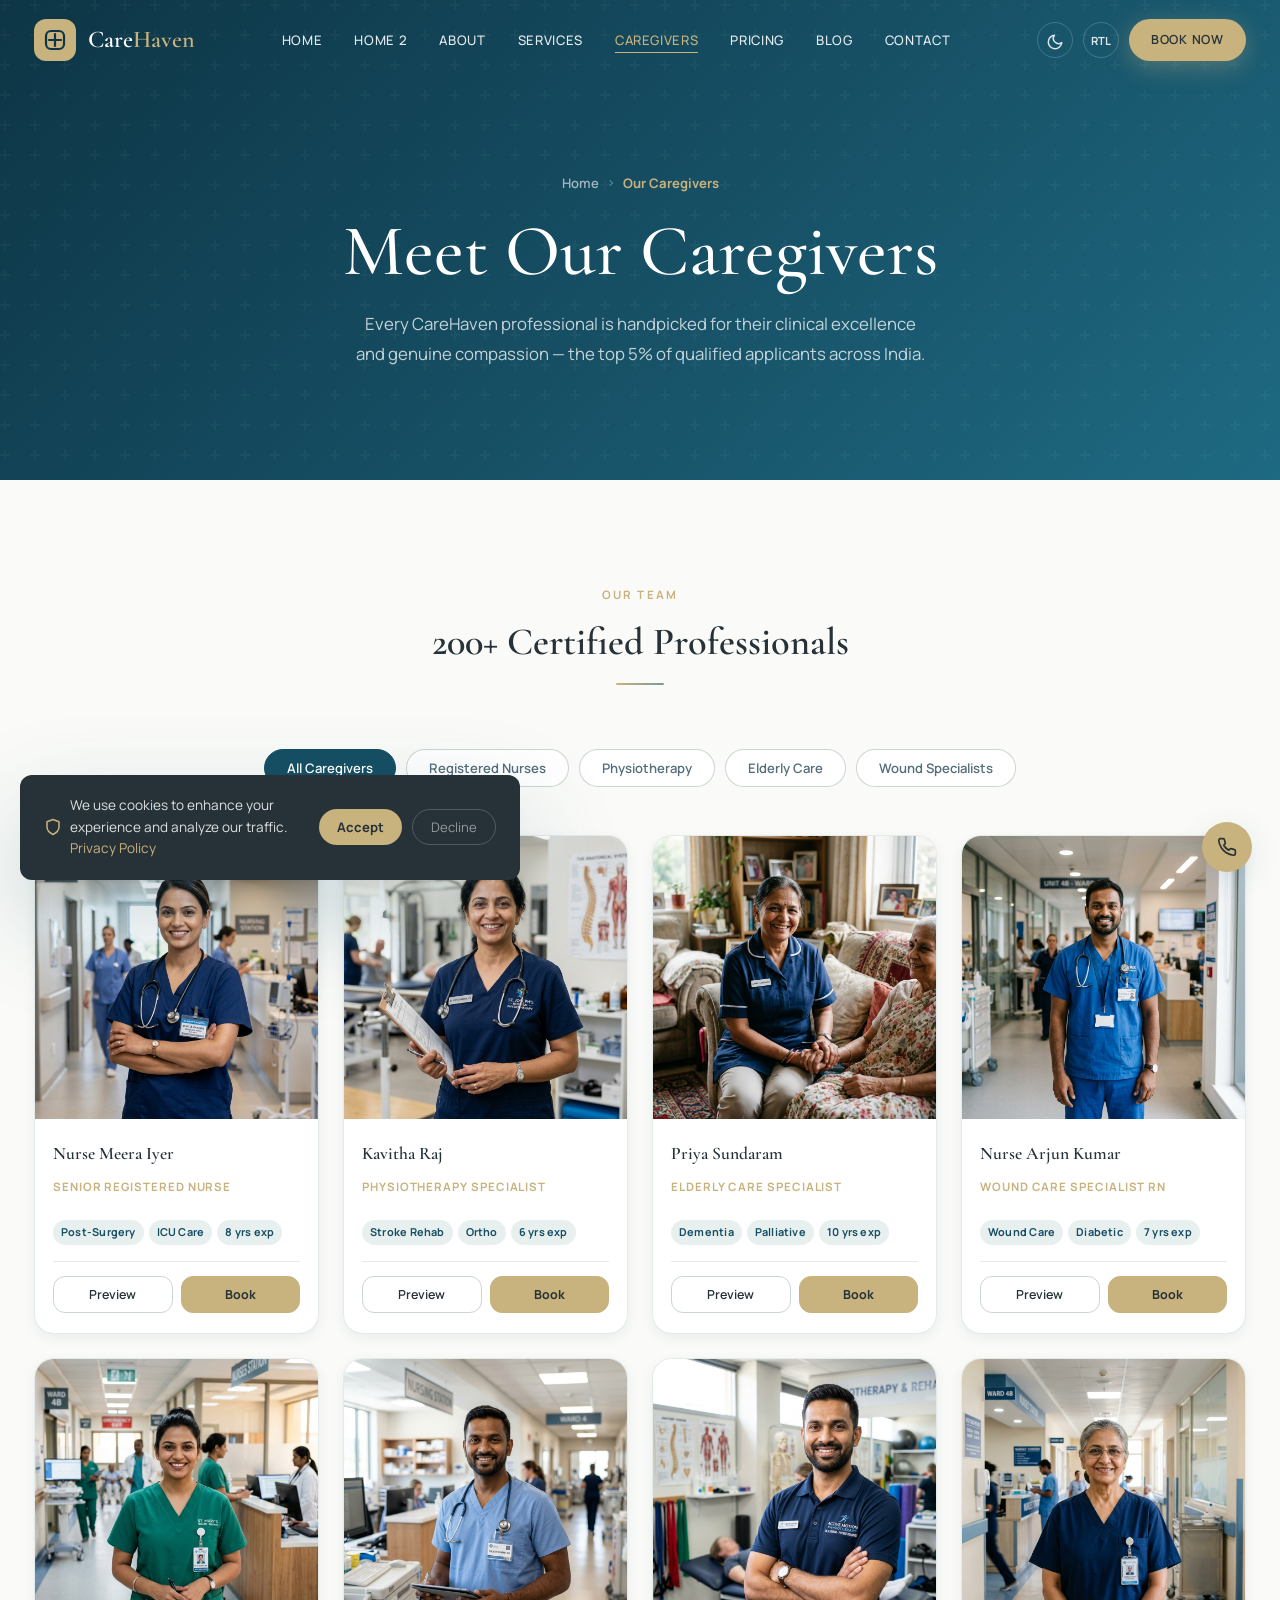
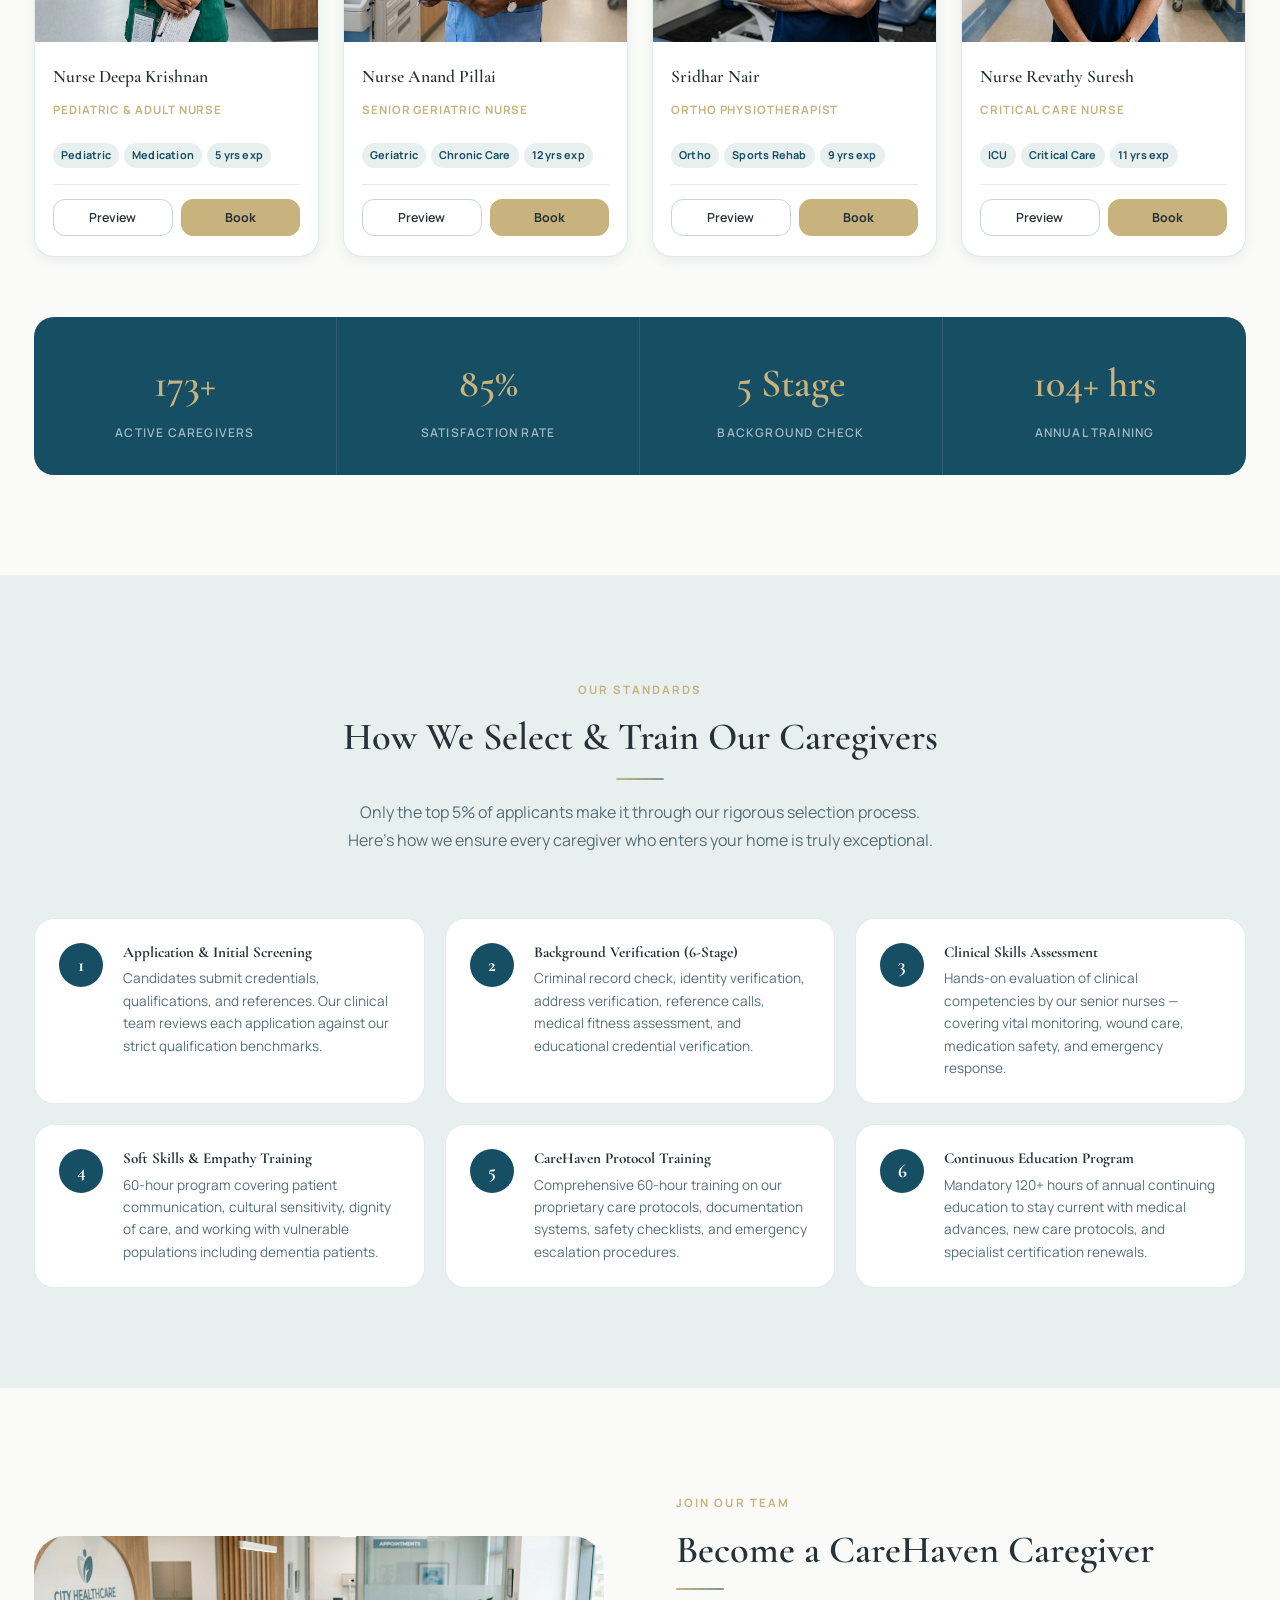
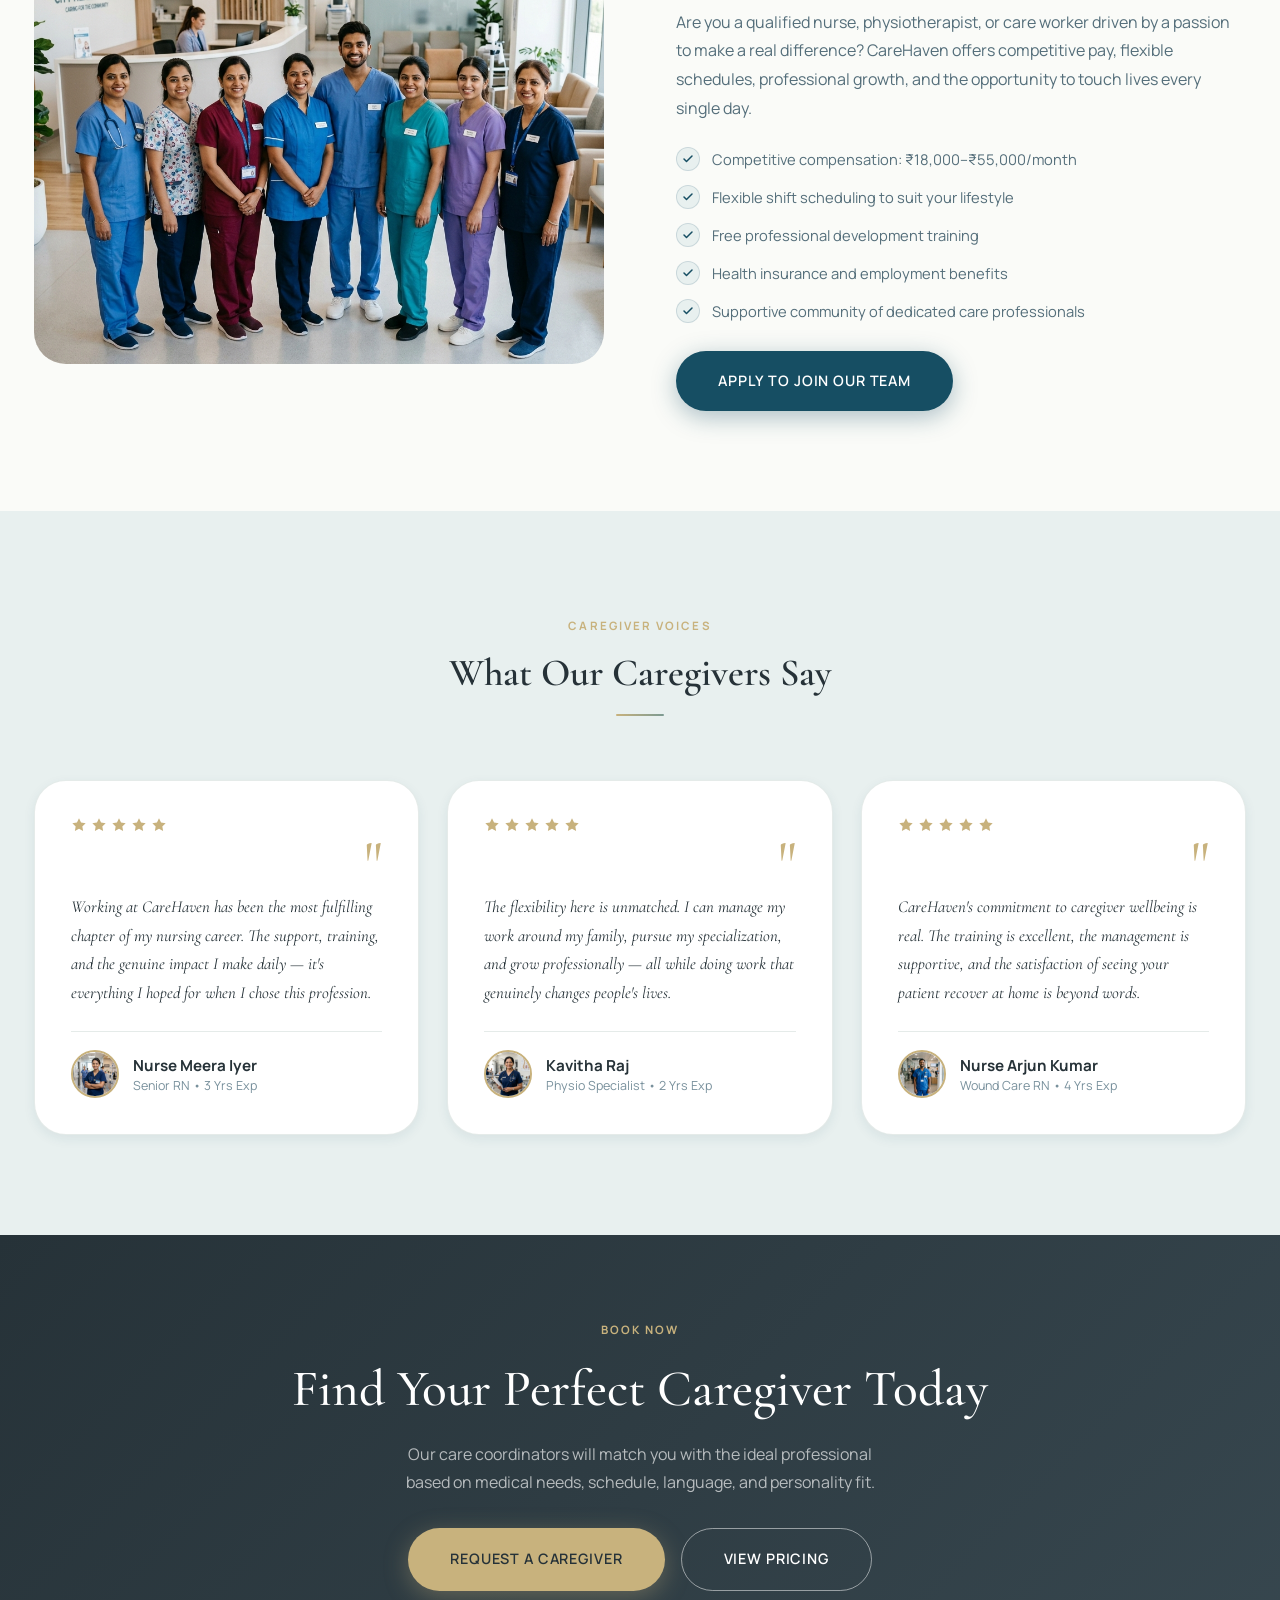
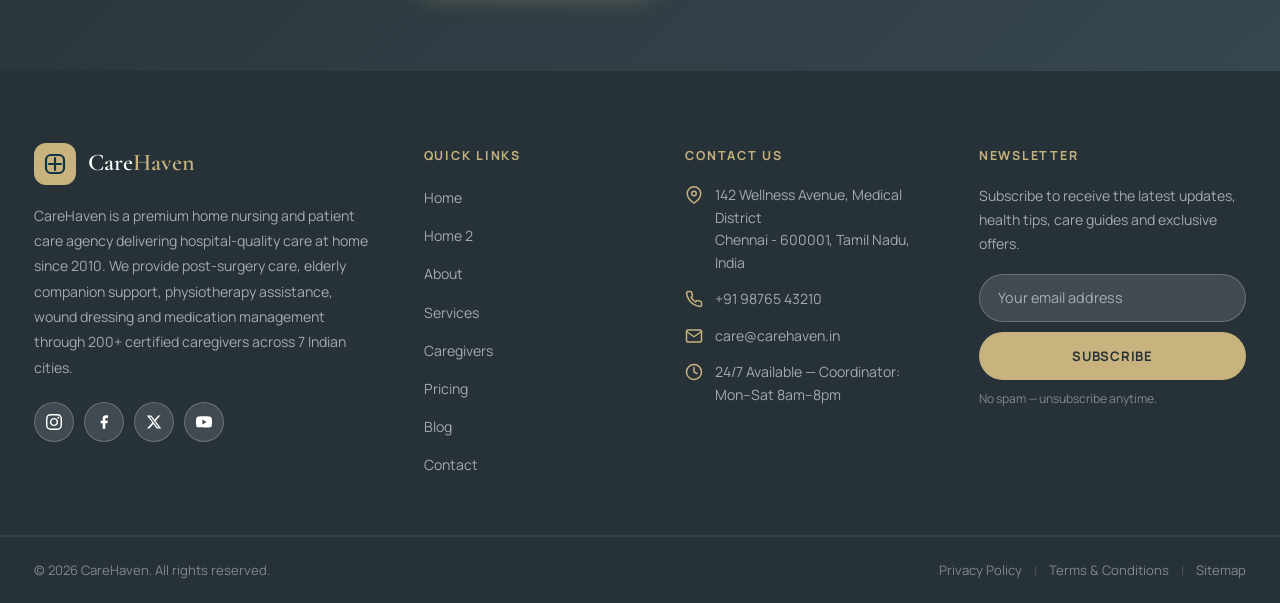
<file: caregivers.html>
<!DOCTYPE html>
<html lang="en" data-theme="light" dir="ltr">
<head>
  <meta charset="UTF-8">
  <meta name="viewport" content="width=device-width, initial-scale=1.0">
  <meta name="description" content="Meet CareHaven's certified caregivers — qualified nurses, physiotherapy assistants, and elderly care specialists dedicated to compassionate home healthcare.">
  <title>Our Caregivers — CareHaven Home Nursing & Patient Care</title>
  <link rel="icon" href="images/favicon.ico" sizes="any">
  <link rel="icon" type="image/svg+xml" href="images/favicon.svg">
  <link rel="icon" type="image/png" sizes="32x32" href="images/favicon-32x32.png">
  <link rel="icon" type="image/png" sizes="16x16" href="images/favicon-16x16.png">
  <link rel="apple-touch-icon" href="images/apple-touch-icon.png">
  <meta name="theme-color" content="#164E63">
  <link rel="stylesheet" href="css/style.css">
  <style>
    .filter-bar {
      display: flex;
      gap: 10px;
      flex-wrap: wrap;
      justify-content: center;
      margin-bottom: 48px;
    }
    .filter-btn {
      padding: 9px 22px;
      border-radius: var(--radius-full);
      border: 1.5px solid var(--border-medium);
      font-size: 0.82rem;
      font-weight: 600;
      color: var(--text-secondary);
      background: var(--bg-card);
      cursor: pointer;
      transition: all var(--transition-fast);
    }
    .filter-btn.active, .filter-btn:hover {
      background: var(--teal);
      color: white;
      border-color: var(--teal);
    }

    .caregiver-grid {
      display: grid;
      grid-template-columns: repeat(4, 1fr);
      gap: 24px;
    }

    .caregiver-overlay {
      display: none !important;
    }
    .caregiver-card {
      display: flex;
      flex-direction: column;
    }
    .caregiver-info {
      padding: 20px 18px;
      display: flex;
      flex-direction: column;
      flex-grow: 1;
    }
    .caregiver-name {
      font-family: var(--font-display);
      font-size: 1.1rem;
      font-weight: 600;
      margin-bottom: 4px;
      color: var(--text-primary);
    }
    .caregiver-role {
      font-size: 0.72rem;
      font-weight: 700;
      letter-spacing: 0.08em;
      text-transform: uppercase;
      color: var(--champagne);
      margin-bottom: 12px;
    }
    .caregiver-tags {
      display: flex;
      flex-wrap: nowrap;
      gap: 5px;
      align-items: center;
      margin-bottom: 16px;
      overflow: hidden;
    }
    .caregiver-tag {
      font-size: 0.68rem;
      font-weight: 700;
      background: var(--mist);
      color: var(--teal);
      padding: 3px 8px;
      border-radius: var(--radius-full);
      white-space: nowrap;
      flex-shrink: 0;
      letter-spacing: 0.02em;
    }
    .caregiver-actions {
      display: grid;
      grid-template-columns: 1fr 1fr;
      gap: 8px;
      margin-top: auto;
      padding-top: 14px;
      border-top: 1px solid var(--border-light);
    }
    .caregiver-btn-preview {
      padding: 7px 10px;
      font-size: 0.78rem;
      font-weight: 600;
      border-radius: var(--radius-md);
      border: 1.5px solid var(--border-medium);
      background: transparent;
      color: var(--text-primary);
      cursor: pointer;
      transition: all var(--transition-fast);
      display: inline-flex;
      align-items: center;
      justify-content: center;
      text-align: center;
    }
    .caregiver-btn-preview:hover {
      background: var(--mist);
      border-color: var(--teal);
      color: var(--teal);
    }
    .caregiver-btn-book {
      padding: 7px 10px;
      font-size: 0.78rem;
      font-weight: 700;
      border-radius: var(--radius-md);
      background: var(--champagne);
      color: var(--charcoal);
      border: 1.5px solid var(--champagne);
      cursor: pointer;
      transition: all var(--transition-fast);
      display: inline-flex;
      align-items: center;
      justify-content: center;
      text-decoration: none;
      text-align: center;
    }
    .caregiver-btn-book:hover {
      background: #b59b58;
      border-color: #b59b58;
      transform: translateY(-1px);
    }

    /* Dark theme overrides */
    [data-theme="dark"] .caregiver-tag {
      background: rgba(200, 178, 125, 0.12);
      color: var(--champagne);
      border: 1px solid rgba(200, 178, 125, 0.25);
    }
    [data-theme="dark"] .caregiver-btn-preview {
      border-color: rgba(200, 178, 125, 0.35);
      color: #FFFFFF;
      background: rgba(255, 255, 255, 0.04);
    }
    [data-theme="dark"] .caregiver-btn-preview:hover {
      background: rgba(200, 178, 125, 0.15);
      border-color: var(--champagne);
      color: var(--champagne);
    }

    /* Join Our Team Perks Checklist */
    .join-perks-list {
      display: flex;
      flex-direction: column;
      gap: 14px;
      margin-bottom: 28px;
    }
    .join-perk-item {
      display: flex;
      align-items: center;
      gap: 12px;
      font-size: 0.92rem;
      color: var(--text-secondary);
      line-height: 1.5;
    }
    .join-perk-check {
      width: 24px;
      height: 24px;
      border-radius: 50%;
      background: var(--mist);
      color: var(--teal);
      display: flex;
      align-items: center;
      justify-content: center;
      flex-shrink: 0;
      border: 1px solid rgba(22, 78, 99, 0.15);
      transition: all var(--transition-fast);
    }
    [data-theme="dark"] .join-perk-check {
      background: rgba(200, 178, 125, 0.15);
      color: var(--champagne);
      border-color: rgba(200, 178, 125, 0.35);
    }

    /* Testimonials Alignment (Caregiver Voices) */
    .testimonial-grid {
      display: grid;
      grid-template-columns: repeat(3, 1fr);
      gap: 28px;
      align-items: stretch;
    }
    .testimonial-card {
      background: var(--bg-card);
      border-radius: var(--radius-xl);
      padding: 36px;
      border: 1px solid var(--border-light);
      box-shadow: var(--shadow-sm);
      display: flex !important;
      flex-direction: column !important;
      justify-content: space-between !important;
      height: 100% !important;
    }
    .testimonial-content {
      display: flex;
      flex-direction: column;
      flex-grow: 1;
    }
    .testimonial-text {
      font-family: var(--font-display);
      font-size: 1.05rem;
      font-style: italic;
      color: var(--text-primary);
      line-height: 1.7;
      margin-bottom: 24px;
      flex-grow: 1;
    }
    .testimonial-author {
      margin-top: auto !important;
      display: flex !important;
      align-items: center !important;
      gap: 14px !important;
      padding-top: 18px !important;
      border-top: 1px solid var(--border-light) !important;
      min-height: 64px !important;
    }
    .testimonial-avatar {
      width: 48px !important;
      height: 48px !important;
      border-radius: 50% !important;
      object-fit: cover !important;
      border: 2px solid var(--champagne) !important;
      flex-shrink: 0 !important;
    }
    .testimonial-author-meta {
      display: flex !important;
      flex-direction: column !important;
      justify-content: center !important;
      min-width: 0 !important;
    }
    .testimonial-name {
      font-weight: 700 !important;
      font-size: 0.95rem !important;
      color: var(--text-primary) !important;
      line-height: 1.25 !important;
      margin-bottom: 3px !important;
      white-space: nowrap !important;
      overflow: hidden !important;
      text-overflow: ellipsis !important;
    }
    .testimonial-role {
      font-size: 0.78rem !important;
      color: var(--text-muted) !important;
      line-height: 1.25 !important;
      white-space: nowrap !important;
      overflow: hidden !important;
      text-overflow: ellipsis !important;
    }

    .qual-section { background: var(--bg-secondary); }
    .qual-step {
      display: flex;
      gap: 20px;
      align-items: flex-start;
      padding: 24px;
      background: var(--bg-card);
      border-radius: var(--radius-lg);
      border: 1px solid var(--border-light);
      transition: all var(--transition-smooth);
    }
    .qual-step:hover { transform: translateY(-4px); box-shadow: var(--shadow-md); border-color: var(--sage-light); }
    .qual-step-num {
      width: 44px;
      height: 44px;
      border-radius: 50%;
      background: var(--teal);
      color: white;
      display: flex;
      align-items: center;
      justify-content: center;
      font-family: var(--font-display);
      font-size: 1.2rem;
      font-weight: 700;
      flex-shrink: 0;
    }
    .qual-step h4 { font-size: 0.95rem; font-weight: 700; margin-bottom: 6px; }
    .qual-step p { font-size: 0.85rem; color: var(--text-secondary); line-height: 1.65; }

    .profile-modal {
      position: fixed;
      inset: 0;
      background: rgba(22,78,99,0.6);
      z-index: 9990;
      display: flex;
      align-items: center;
      justify-content: center;
      padding: 20px;
      opacity: 0;
      pointer-events: none;
      transition: opacity var(--transition-smooth);
    }
    .profile-modal.open { opacity: 1; pointer-events: auto; }
    .profile-modal-card {
      background: var(--bg-card);
      border-radius: var(--radius-xl);
      max-width: 600px;
      width: 100%;
      max-height: 90vh;
      overflow-y: auto;
      padding: 40px;
      position: relative;
      transform: scale(0.9);
      transition: transform var(--transition-smooth);
    }
    .profile-modal.open .profile-modal-card { transform: scale(1); }
    .modal-close {
      position: absolute;
      top: 20px;
      right: 20px;
      width: 36px;
      height: 36px;
      border-radius: 50%;
      background: var(--bg-secondary);
      display: flex;
      align-items: center;
      justify-content: center;
      font-size: 1.2rem;
      cursor: pointer;
      color: var(--text-secondary);
      transition: all var(--transition-fast);
    }
    .modal-close:hover { background: var(--teal); color: white; }

    /* Modal Dark Theme & Contrast Fixes */
    .modal-stat-box {
      background: var(--bg-secondary);
      border-radius: var(--radius-md);
      padding: 16px;
      border: 1px solid var(--border-light);
    }
    .modal-stat-label {
      font-size: 0.72rem;
      font-weight: 700;
      letter-spacing: 0.1em;
      text-transform: uppercase;
      color: var(--text-muted);
      margin-bottom: 6px;
    }
    .modal-exp-val {
      font-family: var(--font-display);
      font-size: 1.8rem;
      font-weight: 600;
      color: var(--teal);
      line-height: 1.2;
    }
    [data-theme="dark"] .profile-modal-card {
      border: 1px solid var(--border-medium);
      box-shadow: 0 24px 64px rgba(0, 0, 0, 0.6);
    }
    [data-theme="dark"] .modal-stat-box {
      background: var(--bg-secondary);
      border-color: var(--border-medium);
    }
    [data-theme="dark"] #modal-exp,
    [data-theme="dark"] .modal-exp-val {
      color: var(--champagne) !important;
    }
    [data-theme="dark"] .modal-avatar-icon {
      background: rgba(200, 178, 125, 0.15) !important;
      color: var(--champagne) !important;
      border: 1px solid rgba(200, 178, 125, 0.3) !important;
    }
    [data-theme="dark"] .modal-close {
      background: rgba(255, 255, 255, 0.08);
      color: var(--text-primary);
    }
    [data-theme="dark"] .modal-close:hover {
      background: var(--champagne);
      color: var(--charcoal);
    }

    .stat-row {
      display: grid;
      grid-template-columns: repeat(4, 1fr);
      gap: 0;
      background: var(--teal);
      border-radius: var(--radius-lg);
      overflow: hidden;
      margin-top: 60px;
    }
    .stat-row-item {
      padding: 32px 24px;
      text-align: center;
      border-right: 1px solid rgba(255,255,255,0.1);
    }
    .stat-row-item:last-child { border-right: none; }
    .stat-row-num {
      font-family: var(--font-display);
      font-size: 2.5rem;
      font-weight: 600;
      color: var(--champagne);
      display: block;
    }
    .stat-row-label {
      font-size: 0.75rem;
      font-weight: 600;
      text-transform: uppercase;
      letter-spacing: 0.1em;
      color: rgba(255,255,255,0.6);
      margin-top: 6px;
    }

    @media(max-width:1024px) { .caregiver-grid { grid-template-columns: repeat(3,1fr); } }
    @media(max-width:768px) { .caregiver-grid { grid-template-columns: repeat(2,1fr); } .stat-row { grid-template-columns: repeat(2,1fr); } }
    @media(max-width:480px) { .caregiver-grid { grid-template-columns: 1fr; } .stat-row { grid-template-columns: 1fr; } }
  </style>
</head>
<body>
<div class="page-transition" id="pageTransition"></div>
<!-- NAVBAR -->
<nav id="navbar" class="transparent">
  <div class="nav-container">
    <a href="index.html" class="nav-logo"><div class="nav-logo-icon"><svg width="22" height="22" viewBox="0 0 24 24" fill="none" stroke="currentColor" stroke-width="2.2" stroke-linecap="round" stroke-linejoin="round"><path d="M12 6v12M6 12h12"/><rect x="3" y="3" width="18" height="18" rx="5"/></svg></div><span class="nav-logo-text">Care<span>Haven</span></span></a>
    <ul class="nav-menu">
      <li><a href="index.html" class="nav-link">Home</a></li>
      <li><a href="home2.html" class="nav-link">Home 2</a></li>
      <li><a href="about.html" class="nav-link">About</a></li>
      <li><a href="services.html" class="nav-link">Services</a></li>
      <li><a href="caregivers.html" class="nav-link active">Caregivers</a></li>
      <li><a href="pricing.html" class="nav-link">Pricing</a></li>
      <li><a href="blog.html" class="nav-link">Blog</a></li>
      <li><a href="contact.html" class="nav-link">Contact</a></li>
    </ul>
    <div class="nav-actions">
      <button class="nav-toggle-btn" data-theme-toggle><span id="themeIcon"><svg width="18" height="18" viewBox="0 0 24 24" fill="none" stroke="currentColor" stroke-width="2" stroke-linecap="round" stroke-linejoin="round"><path d="M21 12.79A9 9 0 1 1 11.21 3 7 7 0 0 0 21 12.79z"/></svg></span></button>
      <button class="nav-toggle-btn" id="dirToggle" data-dir-toggle style="font-size:0.7rem;font-weight:700;">RTL</button>
      <a href="contact.html" class="btn btn-champagne btn-sm nav-cta">Book Now</a>
      <button class="hamburger" id="hamburger"><span></span><span></span><span></span></button>
    </div>
  </div>
</nav>
<div class="mobile-nav-overlay" id="mobileOverlay"></div>
<div class="mobile-nav" id="mobileNav">
  <a href="index.html" class="mobile-nav-link">Home</a>
  <a href="home2.html" class="mobile-nav-link">Home 2</a>
  <a href="about.html" class="mobile-nav-link">About</a>
  <a href="services.html" class="mobile-nav-link">Services</a>
  <a href="caregivers.html" class="mobile-nav-link active">Caregivers</a>
  <a href="pricing.html" class="mobile-nav-link">Pricing</a>
  <a href="blog.html" class="mobile-nav-link">Blog</a>
  <a href="contact.html" class="mobile-nav-link">Contact</a>
  <a href="contact.html" class="btn btn-primary">Book Now</a>
</div>

<!-- PAGE HERO -->
<section class="page-hero" style="min-height:480px;position:relative;background:linear-gradient(135deg,#0D3545,#164E63,#1E6A82);">
  <div class="container" style="position:relative;z-index:1;">
    <div class="page-hero-content">
      <nav class="breadcrumb" style="margin-bottom:16px;"><a href="index.html">Home</a><span class="breadcrumb-sep">›</span><span class="breadcrumb-current">Our Caregivers</span></nav>
      <h1>Meet Our Caregivers</h1>
      <p style="color:rgba(255,255,255,0.75);max-width:580px;font-size:1.05rem;line-height:1.75;">Every CareHaven professional is handpicked for their clinical excellence and genuine compassion — the top 5% of qualified applicants across India.</p>
    </div>
  </div>
</section>

<!-- SECTION 1: CAREGIVER GRID -->
<section class="section-py" style="background:var(--bg-primary);">
  <div class="container">
    <div class="section-header centered reveal">
      <span class="label">Our Team</span>
      <h2 class="h2">200+ Certified Professionals</h2>
      <div class="divider-line"></div>
    </div>
    <div class="filter-bar">
      <button class="filter-btn active" data-filter="all">All Caregivers</button>
      <button class="filter-btn" data-filter="nurse">Registered Nurses</button>
      <button class="filter-btn" data-filter="physio">Physiotherapy</button>
      <button class="filter-btn" data-filter="elderly">Elderly Care</button>
      <button class="filter-btn" data-filter="wound">Wound Specialists</button>
    </div>
    <div class="caregiver-grid" id="caregiverGrid">
      <!-- Nurse 1 -->
      <div class="caregiver-card" data-category="nurse">
        <div class="caregiver-img-wrap">
          <img src="images/caregiver_meera.jpg" alt="Nurse Meera Iyer" loading="lazy">
        </div>
        <div class="caregiver-info">
          <div class="caregiver-name">Nurse Meera Iyer</div>
          <div class="caregiver-role">Senior Registered Nurse</div>
          <div class="caregiver-tags">
            <span class="caregiver-tag">Post-Surgery</span>
            <span class="caregiver-tag">ICU Care</span>
            <span class="caregiver-tag">8 yrs exp</span>
          </div>
          <div class="caregiver-actions">
            <button type="button" class="caregiver-btn-preview" onclick="openProfile(this)" data-name="Nurse Meera Iyer" data-role="Senior Registered Nurse" data-exp="8" data-spec="Post-Surgery & ICU Care" data-lang="Tamil, English, Hindi" data-qual="B.Sc Nursing, NABH Certified, BLS Certified">Preview</button>
            <a href="contact.html" class="caregiver-btn-book">Book</a>
          </div>
        </div>
      </div>
      <!-- Physio -->
      <div class="caregiver-card" data-category="physio">
        <div class="caregiver-img-wrap">
          <img src="images/caregiver_kavitha.jpg" alt="Physio Kavitha Raj" loading="lazy">
        </div>
        <div class="caregiver-info">
          <div class="caregiver-name">Kavitha Raj</div>
          <div class="caregiver-role">Physiotherapy Specialist</div>
          <div class="caregiver-tags">
            <span class="caregiver-tag">Stroke Rehab</span>
            <span class="caregiver-tag">Ortho</span>
            <span class="caregiver-tag">6 yrs exp</span>
          </div>
          <div class="caregiver-actions">
            <button type="button" class="caregiver-btn-preview" onclick="openProfile(this)" data-name="Kavitha Raj" data-role="Physiotherapy Specialist" data-exp="6" data-spec="Stroke Rehab & Orthopedics" data-lang="Tamil, English" data-qual="MPT (Neurology), BPT, Certified Rehab Specialist">Preview</button>
            <a href="contact.html" class="caregiver-btn-book">Book</a>
          </div>
        </div>
      </div>
      <!-- Elderly -->
      <div class="caregiver-card" data-category="elderly">
        <div class="caregiver-img-wrap">
          <img src="images/caregiver_priya.jpg" alt="Priya Sundaram, Elderly Care" loading="lazy">
        </div>
        <div class="caregiver-info">
          <div class="caregiver-name">Priya Sundaram</div>
          <div class="caregiver-role">Elderly Care Specialist</div>
          <div class="caregiver-tags">
            <span class="caregiver-tag">Dementia</span>
            <span class="caregiver-tag">Palliative</span>
            <span class="caregiver-tag">10 yrs exp</span>
          </div>
          <div class="caregiver-actions">
            <button type="button" class="caregiver-btn-preview" onclick="openProfile(this)" data-name="Priya Sundaram" data-role="Elderly Care Specialist" data-exp="10" data-spec="Dementia & Palliative Care" data-lang="Tamil, Telugu, English" data-qual="GNM, Certified Dementia Practitioner, Palliative Care Cert.">Preview</button>
            <a href="contact.html" class="caregiver-btn-book">Book</a>
          </div>
        </div>
      </div>
      <!-- Wound -->
      <div class="caregiver-card" data-category="wound">
        <div class="caregiver-img-wrap">
          <img src="images/caregiver_arjun.jpg" alt="Nurse Arjun Kumar, Wound Care" loading="lazy">
        </div>
        <div class="caregiver-info">
          <div class="caregiver-name">Nurse Arjun Kumar</div>
          <div class="caregiver-role">Wound Care Specialist RN</div>
          <div class="caregiver-tags">
            <span class="caregiver-tag">Wound Care</span>
            <span class="caregiver-tag">Diabetic</span>
            <span class="caregiver-tag">7 yrs exp</span>
          </div>
          <div class="caregiver-actions">
            <button type="button" class="caregiver-btn-preview" onclick="openProfile(this)" data-name="Nurse Arjun Kumar" data-role="Wound Care RN" data-exp="7" data-spec="Wound Management & Diabetic Care" data-lang="Tamil, English, Kannada" data-qual="B.Sc Nursing, Wound Care Cert., WOCN Certified">Preview</button>
            <a href="contact.html" class="caregiver-btn-book">Book</a>
          </div>
        </div>
      </div>
      <!-- Nurse 2 -->
      <div class="caregiver-card" data-category="nurse">
        <div class="caregiver-img-wrap">
          <img src="images/caregiver_deepa.jpg" alt="Nurse Deepa Krishnan" loading="lazy">
        </div>
        <div class="caregiver-info">
          <div class="caregiver-name">Nurse Deepa Krishnan</div>
          <div class="caregiver-role">Pediatric & Adult Nurse</div>
          <div class="caregiver-tags">
            <span class="caregiver-tag">Pediatric</span>
            <span class="caregiver-tag">Medication</span>
            <span class="caregiver-tag">5 yrs exp</span>
          </div>
          <div class="caregiver-actions">
            <button type="button" class="caregiver-btn-preview" onclick="openProfile(this)" data-name="Nurse Deepa Krishnan" data-role="Pediatric & Adult Nurse" data-exp="5" data-spec="Pediatric Care & Medication Management" data-lang="Malayalam, Tamil, English" data-qual="B.Sc Nursing, Pediatric Nursing Cert.">Preview</button>
            <a href="contact.html" class="caregiver-btn-book">Book</a>
          </div>
        </div>
      </div>
      <!-- Elderly 2 -->
      <div class="caregiver-card" data-category="elderly nurse">
        <div class="caregiver-img-wrap">
          <img src="images/caregiver_anand.jpg" alt="Nurse Anand Pillai" loading="lazy">
        </div>
        <div class="caregiver-info">
          <div class="caregiver-name">Nurse Anand Pillai</div>
          <div class="caregiver-role">Senior Geriatric Nurse</div>
          <div class="caregiver-tags">
            <span class="caregiver-tag">Geriatric</span>
            <span class="caregiver-tag">Chronic Care</span>
            <span class="caregiver-tag">12 yrs exp</span>
          </div>
          <div class="caregiver-actions">
            <button type="button" class="caregiver-btn-preview" onclick="openProfile(this)" data-name="Nurse Anand Pillai" data-role="Senior Geriatric Nurse" data-exp="12" data-spec="Geriatric Care & Chronic Disease Management" data-lang="Malayalam, Tamil, Hindi, English" data-qual="M.Sc Nursing (Geriatrics), GNM, ACLS Certified">Preview</button>
            <a href="contact.html" class="caregiver-btn-book">Book</a>
          </div>
        </div>
      </div>
      <!-- Physio 2 -->
      <div class="caregiver-card" data-category="physio">
        <div class="caregiver-img-wrap">
          <img src="images/caregiver_sridhar.jpg" alt="Physio Sridhar Nair" loading="lazy">
        </div>
        <div class="caregiver-info">
          <div class="caregiver-name">Sridhar Nair</div>
          <div class="caregiver-role">Ortho Physiotherapist</div>
          <div class="caregiver-tags">
            <span class="caregiver-tag">Ortho</span>
            <span class="caregiver-tag">Sports Rehab</span>
            <span class="caregiver-tag">9 yrs exp</span>
          </div>
          <div class="caregiver-actions">
            <button type="button" class="caregiver-btn-preview" onclick="openProfile(this)" data-name="Sridhar Nair" data-role="Sports & Ortho Physiotherapist" data-exp="9" data-spec="Sports Injury & Orthopedic Rehabilitation" data-lang="Malayalam, English, Tamil" data-qual="MPT (Orthopedics), BPT, Certified Sports Physio">Preview</button>
            <a href="contact.html" class="caregiver-btn-book">Book</a>
          </div>
        </div>
      </div>
      <!-- Nurse 3 -->
      <div class="caregiver-card" data-category="nurse wound">
        <div class="caregiver-img-wrap">
          <img src="images/caregiver_revathy.jpg" alt="Nurse Revathy Suresh" loading="lazy">
        </div>
        <div class="caregiver-info">
          <div class="caregiver-name">Nurse Revathy Suresh</div>
          <div class="caregiver-role">Critical Care Nurse</div>
          <div class="caregiver-tags">
            <span class="caregiver-tag">ICU</span>
            <span class="caregiver-tag">Critical Care</span>
            <span class="caregiver-tag">11 yrs exp</span>
          </div>
          <div class="caregiver-actions">
            <button type="button" class="caregiver-btn-preview" onclick="openProfile(this)" data-name="Nurse Revathy Suresh" data-role="ICU & Critical Care Nurse" data-exp="11" data-spec="ICU, Ventilator & Critical Care" data-lang="Tamil, English" data-qual="B.Sc Nursing, Critical Care Cert., ACLS, BLS">Preview</button>
            <a href="contact.html" class="caregiver-btn-book">Book</a>
          </div>
        </div>
      </div>
    </div>

    <!-- Stats row -->
    <div class="stat-row reveal" style="margin-top:60px;">
      <div class="stat-row-item">
        <span class="stat-row-num" data-count="200" data-suffix="+">200+</span>
        <div class="stat-row-label">Active Caregivers</div>
      </div>
      <div class="stat-row-item">
        <span class="stat-row-num" data-count="98" data-suffix="%">98%</span>
        <div class="stat-row-label">Satisfaction Rate</div>
      </div>
      <div class="stat-row-item">
        <span class="stat-row-num" data-count="6" data-suffix=" Stage">6 Stage</span>
        <div class="stat-row-label">Background Check</div>
      </div>
      <div class="stat-row-item">
        <span class="stat-row-num" data-count="120" data-suffix="+ hrs">120+ hrs</span>
        <div class="stat-row-label">Annual Training</div>
      </div>
    </div>
  </div>
</section>

<!-- SECTION 2: QUALIFICATION PROCESS -->
<section class="qual-section section-py">
  <div class="container">
    <div class="section-header centered reveal">
      <span class="label">Our Standards</span>
      <h2 class="h2">How We Select & Train Our Caregivers</h2>
      <div class="divider-line"></div>
      <p>Only the top 5% of applicants make it through our rigorous selection process. Here's how we ensure every caregiver who enters your home is truly exceptional.</p>
    </div>
    <div class="grid-3" style="gap:20px;">
      <div class="qual-step reveal">
        <div class="qual-step-num">1</div>
        <div><h4>Application & Initial Screening</h4><p>Candidates submit credentials, qualifications, and references. Our clinical team reviews each application against our strict qualification benchmarks.</p></div>
      </div>
      <div class="qual-step reveal reveal-delay-1">
        <div class="qual-step-num">2</div>
        <div><h4>Background Verification (6-Stage)</h4><p>Criminal record check, identity verification, address verification, reference calls, medical fitness assessment, and educational credential verification.</p></div>
      </div>
      <div class="qual-step reveal reveal-delay-2">
        <div class="qual-step-num">3</div>
        <div><h4>Clinical Skills Assessment</h4><p>Hands-on evaluation of clinical competencies by our senior nurses — covering vital monitoring, wound care, medication safety, and emergency response.</p></div>
      </div>
      <div class="qual-step reveal reveal-delay-1">
        <div class="qual-step-num">4</div>
        <div><h4>Soft Skills & Empathy Training</h4><p>60-hour program covering patient communication, cultural sensitivity, dignity of care, and working with vulnerable populations including dementia patients.</p></div>
      </div>
      <div class="qual-step reveal reveal-delay-2">
        <div class="qual-step-num">5</div>
        <div><h4>CareHaven Protocol Training</h4><p>Comprehensive 60-hour training on our proprietary care protocols, documentation systems, safety checklists, and emergency escalation procedures.</p></div>
      </div>
      <div class="qual-step reveal reveal-delay-3">
        <div class="qual-step-num">6</div>
        <div><h4>Continuous Education Program</h4><p>Mandatory 120+ hours of annual continuing education to stay current with medical advances, new care protocols, and specialist certification renewals.</p></div>
      </div>
    </div>
  </div>
</section>

<!-- SECTION 3: BECOME A CAREGIVER -->
<section class="section-py" style="background:var(--bg-primary);">
  <div class="container">
    <div style="display:grid;grid-template-columns:1fr 1fr;gap:72px;align-items:center;">
      <div class="reveal">
        <img src="images/join_carehaven.jpg" alt="Join CareHaven as a caregiver" style="border-radius:var(--radius-xl);width:100%;object-fit:cover;aspect-ratio:4/3;">
      </div>
      <div class="reveal reveal-delay-1">
        <span class="label">Join Our Team</span>
        <h2 class="h2" style="margin-top:12px;">Become a CareHaven Caregiver</h2>
        <div class="divider-line"></div>
        <p style="color:var(--text-secondary);line-height:1.8;margin-bottom:24px;">Are you a qualified nurse, physiotherapist, or care worker driven by a passion to make a real difference? CareHaven offers competitive pay, flexible schedules, professional growth, and the opportunity to touch lives every single day.</p>
        <div class="join-perks-list">
          <div class="join-perk-item">
            <div class="join-perk-check">
              <svg width="12" height="12" viewBox="0 0 24 24" fill="none" stroke="currentColor" stroke-width="3" stroke-linecap="round" stroke-linejoin="round"><polyline points="20 6 9 17 4 12"/></svg>
            </div>
            <span>Competitive compensation: ₹18,000–₹55,000/month</span>
          </div>
          <div class="join-perk-item">
            <div class="join-perk-check">
              <svg width="12" height="12" viewBox="0 0 24 24" fill="none" stroke="currentColor" stroke-width="3" stroke-linecap="round" stroke-linejoin="round"><polyline points="20 6 9 17 4 12"/></svg>
            </div>
            <span>Flexible shift scheduling to suit your lifestyle</span>
          </div>
          <div class="join-perk-item">
            <div class="join-perk-check">
              <svg width="12" height="12" viewBox="0 0 24 24" fill="none" stroke="currentColor" stroke-width="3" stroke-linecap="round" stroke-linejoin="round"><polyline points="20 6 9 17 4 12"/></svg>
            </div>
            <span>Free professional development training</span>
          </div>
          <div class="join-perk-item">
            <div class="join-perk-check">
              <svg width="12" height="12" viewBox="0 0 24 24" fill="none" stroke="currentColor" stroke-width="3" stroke-linecap="round" stroke-linejoin="round"><polyline points="20 6 9 17 4 12"/></svg>
            </div>
            <span>Health insurance and employment benefits</span>
          </div>
          <div class="join-perk-item">
            <div class="join-perk-check">
              <svg width="12" height="12" viewBox="0 0 24 24" fill="none" stroke="currentColor" stroke-width="3" stroke-linecap="round" stroke-linejoin="round"><polyline points="20 6 9 17 4 12"/></svg>
            </div>
            <span>Supportive community of dedicated care professionals</span>
          </div>
        </div>
        <a href="contact.html" class="btn btn-primary btn-lg">Apply to Join Our Team</a>
      </div>
    </div>
  </div>
</section>

<!-- SECTION 4: TESTIMONIALS FROM CAREGIVERS -->
<section class="section-py" style="background:var(--bg-secondary);">
  <div class="container">
    <div class="section-header centered reveal">
      <span class="label">Caregiver Voices</span>
      <h2 class="h2">What Our Caregivers Say</h2>
      <div class="divider-line"></div>
    </div>
    <div class="testimonial-grid">
      <div class="testimonial-card reveal">
        <div class="testimonial-content">
          <div class="stars" style="color:var(--champagne);display:flex;gap:4px;"><svg width="16" height="16" viewBox="0 0 24 24" fill="currentColor"><polygon points="12 2 15.09 8.26 22 9.27 17 14.14 18.18 21.02 12 17.77 5.82 21.02 7 14.14 2 9.27 8.91 8.26 12 2"/></svg><svg width="16" height="16" viewBox="0 0 24 24" fill="currentColor"><polygon points="12 2 15.09 8.26 22 9.27 17 14.14 18.18 21.02 12 17.77 5.82 21.02 7 14.14 2 9.27 8.91 8.26 12 2"/></svg><svg width="16" height="16" viewBox="0 0 24 24" fill="currentColor"><polygon points="12 2 15.09 8.26 22 9.27 17 14.14 18.18 21.02 12 17.77 5.82 21.02 7 14.14 2 9.27 8.91 8.26 12 2"/></svg><svg width="16" height="16" viewBox="0 0 24 24" fill="currentColor"><polygon points="12 2 15.09 8.26 22 9.27 17 14.14 18.18 21.02 12 17.77 5.82 21.02 7 14.14 2 9.27 8.91 8.26 12 2"/></svg><svg width="16" height="16" viewBox="0 0 24 24" fill="currentColor"><polygon points="12 2 15.09 8.26 22 9.27 17 14.14 18.18 21.02 12 17.77 5.82 21.02 7 14.14 2 9.27 8.91 8.26 12 2"/></svg></div>
          <div class="testimonial-quote">"</div>
          <p class="testimonial-text">Working at CareHaven has been the most fulfilling chapter of my nursing career. The support, training, and the genuine impact I make daily — it's everything I hoped for when I chose this profession.</p>
        </div>
        <div class="testimonial-author">
          <img src="images/caregiver_meera.jpg" alt="Nurse Meera" class="testimonial-avatar">
          <div class="testimonial-author-meta">
            <div class="testimonial-name">Nurse Meera Iyer</div>
            <div class="testimonial-role">Senior RN • 3 Yrs Exp</div>
          </div>
        </div>
      </div>
      <div class="testimonial-card reveal reveal-delay-1">
        <div class="testimonial-content">
          <div class="stars" style="color:var(--champagne);display:flex;gap:4px;"><svg width="16" height="16" viewBox="0 0 24 24" fill="currentColor"><polygon points="12 2 15.09 8.26 22 9.27 17 14.14 18.18 21.02 12 17.77 5.82 21.02 7 14.14 2 9.27 8.91 8.26 12 2"/></svg><svg width="16" height="16" viewBox="0 0 24 24" fill="currentColor"><polygon points="12 2 15.09 8.26 22 9.27 17 14.14 18.18 21.02 12 17.77 5.82 21.02 7 14.14 2 9.27 8.91 8.26 12 2"/></svg><svg width="16" height="16" viewBox="0 0 24 24" fill="currentColor"><polygon points="12 2 15.09 8.26 22 9.27 17 14.14 18.18 21.02 12 17.77 5.82 21.02 7 14.14 2 9.27 8.91 8.26 12 2"/></svg><svg width="16" height="16" viewBox="0 0 24 24" fill="currentColor"><polygon points="12 2 15.09 8.26 22 9.27 17 14.14 18.18 21.02 12 17.77 5.82 21.02 7 14.14 2 9.27 8.91 8.26 12 2"/></svg><svg width="16" height="16" viewBox="0 0 24 24" fill="currentColor"><polygon points="12 2 15.09 8.26 22 9.27 17 14.14 18.18 21.02 12 17.77 5.82 21.02 7 14.14 2 9.27 8.91 8.26 12 2"/></svg></div>
          <div class="testimonial-quote">"</div>
          <p class="testimonial-text">The flexibility here is unmatched. I can manage my work around my family, pursue my specialization, and grow professionally — all while doing work that genuinely changes people's lives.</p>
        </div>
        <div class="testimonial-author">
          <img src="images/caregiver_kavitha.jpg" alt="Kavitha" class="testimonial-avatar">
          <div class="testimonial-author-meta">
            <div class="testimonial-name">Kavitha Raj</div>
            <div class="testimonial-role">Physio Specialist • 2 Yrs Exp</div>
          </div>
        </div>
      </div>
      <div class="testimonial-card reveal reveal-delay-2">
        <div class="testimonial-content">
          <div class="stars" style="color:var(--champagne);display:flex;gap:4px;"><svg width="16" height="16" viewBox="0 0 24 24" fill="currentColor"><polygon points="12 2 15.09 8.26 22 9.27 17 14.14 18.18 21.02 12 17.77 5.82 21.02 7 14.14 2 9.27 8.91 8.26 12 2"/></svg><svg width="16" height="16" viewBox="0 0 24 24" fill="currentColor"><polygon points="12 2 15.09 8.26 22 9.27 17 14.14 18.18 21.02 12 17.77 5.82 21.02 7 14.14 2 9.27 8.91 8.26 12 2"/></svg><svg width="16" height="16" viewBox="0 0 24 24" fill="currentColor"><polygon points="12 2 15.09 8.26 22 9.27 17 14.14 18.18 21.02 12 17.77 5.82 21.02 7 14.14 2 9.27 8.91 8.26 12 2"/></svg><svg width="16" height="16" viewBox="0 0 24 24" fill="currentColor"><polygon points="12 2 15.09 8.26 22 9.27 17 14.14 18.18 21.02 12 17.77 5.82 21.02 7 14.14 2 9.27 8.91 8.26 12 2"/></svg><svg width="16" height="16" viewBox="0 0 24 24" fill="currentColor"><polygon points="12 2 15.09 8.26 22 9.27 17 14.14 18.18 21.02 12 17.77 5.82 21.02 7 14.14 2 9.27 8.91 8.26 12 2"/></svg></div>
          <div class="testimonial-quote">"</div>
          <p class="testimonial-text">CareHaven's commitment to caregiver wellbeing is real. The training is excellent, the management is supportive, and the satisfaction of seeing your patient recover at home is beyond words.</p>
        </div>
        <div class="testimonial-author">
          <img src="images/caregiver_arjun.jpg" alt="Arjun" class="testimonial-avatar">
          <div class="testimonial-author-meta">
            <div class="testimonial-name">Nurse Arjun Kumar</div>
            <div class="testimonial-role">Wound Care RN • 4 Yrs Exp</div>
          </div>
        </div>
      </div>
    </div>
  </div>
</section>

<!-- SECTION 5: CTA -->
<section style="background:linear-gradient(135deg,var(--charcoal),var(--charcoal-light));padding:80px 0;text-align:center;">
  <div class="container reveal">
    <span class="label" style="color:var(--champagne);">Book Now</span>
    <h2 style="font-family:var(--font-display);font-size:clamp(2rem,4vw,3.2rem);color:white;margin:16px 0 20px;font-weight:500;">Find Your Perfect Caregiver Today</h2>
    <p style="color:rgba(255,255,255,0.65);font-size:1rem;max-width:480px;margin:0 auto 32px;line-height:1.75;">Our care coordinators will match you with the ideal professional based on medical needs, schedule, language, and personality fit.</p>
    <div style="display:flex;gap:16px;justify-content:center;flex-wrap:wrap;">
      <a href="contact.html" class="btn btn-champagne btn-lg">Request a Caregiver</a>
      <a href="pricing.html" class="btn btn-outline-white btn-lg">View Pricing</a>
    </div>
  </div>
</section>

<!-- FOOTER -->
<!-- STANDARDIZED FOOTER — Unified across all pages (FOOTER-ONLY) -->
<footer class="site-footer" role="contentinfo" aria-label="Site footer">
  <div class="footer-top">
    <div class="container">
      <div class="footer-grid">
        <!-- COL 1 — COMPANY -->
        <div class="footer-col footer-col--brand">
          <a href="index.html" class="nav-logo footer-logo" aria-label="CareHaven home">
            <div class="nav-logo-icon"><svg width="22" height="22" viewBox="0 0 24 24" fill="none" stroke="currentColor" stroke-width="2.2" stroke-linecap="round" stroke-linejoin="round" aria-hidden="true"><path d="M12 6v12M6 12h12"/><rect x="3" y="3" width="18" height="18" rx="5"/></svg></div>
            <span class="nav-logo-text" style="color:white;">Care<span>Haven</span></span>
          </a>
          <p class="footer-description">CareHaven is a premium home nursing and patient care agency delivering hospital-quality care at home since 2010. We provide post-surgery care, elderly companion support, physiotherapy assistance, wound dressing and medication management through 200+ certified caregivers across 7 Indian cities.</p>
          <div class="footer-socials">
            <a href="https://www.instagram.com/" target="_blank" rel="noopener noreferrer" class="footer-social" aria-label="Instagram — CareHaven"><svg width="16" height="16" viewBox="0 0 24 24" fill="currentColor" aria-hidden="true"><path d="M12 2.163c3.204 0 3.584.012 4.85.07 3.252.148 4.771 1.691 4.919 4.919.058 1.265.069 1.645.069 4.849 0 3.205-.012 3.584-.069 4.849-.149 3.225-1.664 4.771-4.919 4.919-1.266.058-1.644.07-4.85.07-3.204 0-3.584-.012-4.849-.07-3.26-.149-4.771-1.699-4.919-4.92-.058-1.265-.07-1.644-.07-4.849 0-3.204.013-3.583.07-4.849.149-3.227 1.664-4.771 4.919-4.919 1.266-.057 1.645-.069 4.849-.069zm0-2.163c-3.259 0-3.667.014-4.947.072-4.358.2-6.78 2.618-6.98 6.98-.059 1.281-.073 1.689-.073 4.948 0 3.259.014 3.668.072 4.948.2 4.358 2.618 6.78 6.98 6.98 1.281.058 1.689.072 4.948.072 3.259 0 3.668-.014 4.948-.072 4.354-.2 6.782-2.618 6.979-6.98.059-1.28.073-1.689.073-4.948 0-3.259-.014-3.667-.072-4.947-.196-4.354-2.617-6.78-6.979-6.98-1.281-.059-1.69-.073-4.949-.073zm0 5.838c-3.403 0-6.162 2.759-6.162 6.162s2.759 6.163 6.162 6.163 6.162-2.759 6.162-6.163c0-3.403-2.759-6.162-6.162-6.162zm0 10.162c-2.209 0-4-1.79-4-4 0-2.209 1.791-4 4-4s4 1.791 4 4c0 2.21-1.791 4-4 4zm6.406-11.845c-.796 0-1.441.645-1.441 1.44s.645 1.44 1.441 1.44c.795 0 1.439-.645 1.439-1.44s-.644-1.44-1.439-1.44z"/></svg></a>
            <a href="https://www.facebook.com/" target="_blank" rel="noopener noreferrer" class="footer-social" aria-label="Facebook — CareHaven"><svg width="16" height="16" viewBox="0 0 24 24" fill="currentColor" aria-hidden="true"><path d="M18 2h-3a5 5 0 0 0-5 5v3H7v4h3v8h4v-8h3l1-4h-4V7a1 1 0 0 1 1-1h3z"/></svg></a>
            <a href="https://x.com/" target="_blank" rel="noopener noreferrer" class="footer-social" aria-label="X / Twitter — CareHaven"><svg width="16" height="16" viewBox="0 0 24 24" fill="currentColor" aria-hidden="true"><path d="M18.244 2.25h3.308l-7.227 8.26 8.502 11.24H16.17l-5.214-6.817L4.99 21.75H1.68l7.73-8.835L1.254 2.25H8.08l4.713 6.231zm-1.161 17.52h1.833L7.084 4.126H5.117z"/></svg></a>
            <a href="https://www.youtube.com/" target="_blank" rel="noopener noreferrer" class="footer-social" aria-label="YouTube — CareHaven"><svg width="16" height="16" viewBox="0 0 24 24" fill="currentColor" aria-hidden="true"><path d="M23.498 6.186a3.016 3.016 0 0 0-2.122-2.136C19.505 3.545 12 3.545 12 3.545s-7.505 0-9.377.505A3.017 3.017 0 0 0 .505 6.186C0 8.07 0 12 0 12s0 3.93.505 5.814a3.016 3.016 0 0 0 2.122 2.136c1.871.505 9.376.505 9.376.505s7.505 0 9.377-.505a3.015 3.015 0 0 0 2.122-2.136C24 15.93 24 12 24 12s0-3.93-.502-5.814zM9.545 15.568V8.432L15.818 12l-6.273 3.568z"/></svg></a>
          </div>
        </div>
        <!-- COL 2 — QUICK LINKS -->
        <div class="footer-col">
          <h4 class="footer-heading">Quick Links</h4>
          <ul class="footer-links" role="list">
            <li><a href="index.html" class="footer-link">Home</a></li>
            <li><a href="home2.html" class="footer-link">Home 2</a></li>
            <li><a href="about.html" class="footer-link">About</a></li>
            <li><a href="services.html" class="footer-link">Services</a></li>
            <li><a href="caregivers.html" class="footer-link">Caregivers</a></li>
            <li><a href="pricing.html" class="footer-link">Pricing</a></li>
            <li><a href="blog.html" class="footer-link">Blog</a></li>
            <li><a href="contact.html" class="footer-link">Contact</a></li>
          </ul>
        </div>
        <!-- COL 3 — CONTACT US -->
        <div class="footer-col">
          <h4 class="footer-heading">Contact Us</h4>
          <ul class="footer-contact-list" role="list">
            <li class="footer-contact-item">
              <span class="footer-contact-icon" aria-hidden="true"><svg width="18" height="18" viewBox="0 0 24 24" fill="none" stroke="currentColor" stroke-width="2" stroke-linecap="round" stroke-linejoin="round"><path d="M21 10c0 7-9 13-9 13s-9-6-9-13a9 9 0 0 1 18 0z"/><circle cx="12" cy="10" r="3"/></svg></span>
              <a href="https://maps.google.com/?q=142+Wellness+Avenue+Medical+District+Chennai+600001" target="_blank" rel="noopener noreferrer" class="footer-contact-link">142 Wellness Avenue, Medical District<br>Chennai - 600001, Tamil Nadu, India</a>
            </li>
            <li class="footer-contact-item">
              <span class="footer-contact-icon" aria-hidden="true"><svg width="18" height="18" viewBox="0 0 24 24" fill="none" stroke="currentColor" stroke-width="2" stroke-linecap="round" stroke-linejoin="round"><path d="M22 16.92v3a2 2 0 0 1-2.18 2 19.79 19.79 0 0 1-8.63-3.07 19.5 19.5 0 0 1-6-6 19.79 19.79 0 0 1-3.07-8.67A2 2 0 0 1 4.11 2h3a2 2 0 0 1 2 1.72 12.84 12.84 0 0 0 .7 2.81 2 2 0 0 1-.45 2.11L8.09 9.91a16 16 0 0 0 6 6l1.27-1.27a2 2 0 0 1 2.11-.45 12.84 12.84 0 0 0 2.81.7A2 2 0 0 1 22 16.92z"/></svg></span>
              <a href="tel:+919876543210" class="footer-contact-link">+91 98765 43210</a>
            </li>
            <li class="footer-contact-item">
              <span class="footer-contact-icon" aria-hidden="true"><svg width="18" height="18" viewBox="0 0 24 24" fill="none" stroke="currentColor" stroke-width="2" stroke-linecap="round" stroke-linejoin="round"><path d="M4 4h16c1.1 0 2 .9 2 2v12c0 1.1-.9 2-2 2H4c-1.1 0-2-.9-2-2V6c0-1.1.9-2 2-2z"/><polyline points="22,6 12,13 2,6"/></svg></span>
              <a href="mailto:care@carehaven.in" class="footer-contact-link">care@carehaven.in</a>
            </li>
            <li class="footer-contact-item">
              <span class="footer-contact-icon" aria-hidden="true"><svg width="18" height="18" viewBox="0 0 24 24" fill="none" stroke="currentColor" stroke-width="2" stroke-linecap="round" stroke-linejoin="round"><circle cx="12" cy="12" r="10"/><polyline points="12 6 12 12 16 14"/></svg></span>
              <span class="footer-contact-text">24/7 Available — Coordinator: Mon–Sat 8am–8pm</span>
            </li>
          </ul>
        </div>
        <!-- COL 4 — NEWSLETTER -->
        <div class="footer-col footer-col--newsletter">
          <h4 class="footer-heading">Newsletter</h4>
          <p class="footer-newsletter-desc">Subscribe to receive the latest updates, health tips, care guides and exclusive offers.</p>
          <form class="footer-newsletter-form" novalidate onsubmit="return handleFooterNewsletter(event)">
            <label for="footer-newsletter-email" class="sr-only">Email address</label>
            <div class="footer-newsletter-field">
              <input type="email" id="footer-newsletter-email" class="footer-newsletter-input" placeholder="Your email address" aria-label="Email address for newsletter" required autocomplete="email">
              <button type="submit" class="footer-newsletter-btn">Subscribe</button>
            </div>
          </form>
          <p class="footer-newsletter-note">No spam — unsubscribe anytime.</p>
        </div>
      </div>
    </div>
  </div>
  <div class="footer-legal">
    <div class="container">
      <div class="footer-bottom">
        <p class="footer-bottom-text">© <span class="footer-year">2026</span> CareHaven. All rights reserved.</p>
        <nav class="footer-legal-nav" aria-label="Legal">
          <a href="privacy.html" class="footer-bottom-link">Privacy Policy</a>
          <span class="footer-legal-sep" aria-hidden="true">|</span>
          <a href="terms.html" class="footer-bottom-link">Terms &amp; Conditions</a>
          <span class="footer-legal-sep" aria-hidden="true">|</span>
          <a href="sitemap.html" class="footer-bottom-link">Sitemap</a>
        </nav>
      </div>
    </div>
  </div>
</footer>

<!-- Profile Modal -->
<div class="profile-modal" id="profileModal" onclick="closeProfile(event)">
  <div class="profile-modal-card" id="profileCard">
    <button class="modal-close" onclick="document.getElementById('profileModal').classList.remove('open')"><svg width="18" height="18" viewBox="0 0 24 24" fill="none" stroke="currentColor" stroke-width="2" stroke-linecap="round" stroke-linejoin="round"><line x1="18" y1="6" x2="6" y2="18"/><line x1="6" y1="6" x2="18" y2="18"/></svg></button>
    <div style="display:flex;gap:24px;align-items:flex-start;margin-bottom:28px;flex-wrap:wrap;">
      <div class="modal-avatar-icon" style="width:80px;height:80px;border-radius:50%;background:var(--mist);display:flex;align-items:center;justify-content:center;color:var(--teal);flex-shrink:0;"><svg width="40" height="40" viewBox="0 0 24 24" fill="none" stroke="currentColor" stroke-width="2" stroke-linecap="round" stroke-linejoin="round"><path d="M4.8 2.3A.3.3 0 1 0 5 2H4a2 2 0 0 0-2 2v5a6 6 0 0 0 6 6v0a6 6 0 0 0 6-6V4a2 2 0 0 0-2-2h-1a.2.2 0 1 0 .2.3"/><path d="M8 15v1a6 6 0 0 0 6 6v0a6 6 0 0 0 6-6v-4"/><circle cx="20" cy="10" r="2"/></svg></div>
      <div>
        <h3 id="modal-name" style="font-family:var(--font-display);font-size:1.6rem;"></h3>
        <p id="modal-role" style="color:var(--champagne);font-size:0.82rem;font-weight:700;letter-spacing:0.08em;text-transform:uppercase;margin-top:4px;"></p>
      </div>
    </div>
    <div style="display:grid;grid-template-columns:1fr 1fr;gap:16px;">
      <div class="modal-stat-box">
        <div class="modal-stat-label">Experience</div>
        <div id="modal-exp" class="modal-exp-val"></div>
      </div>
      <div class="modal-stat-box">
        <div class="modal-stat-label">Specialization</div>
        <div id="modal-spec" style="font-size:0.88rem;font-weight:600;color:var(--text-primary);"></div>
      </div>
    </div>
    <div class="modal-stat-box" style="margin-top:16px;">
      <div class="modal-stat-label">Qualifications</div>
      <div id="modal-qual" style="font-size:0.88rem;color:var(--text-secondary);"></div>
    </div>
    <div class="modal-stat-box" style="margin-top:16px;">
      <div class="modal-stat-label">Languages</div>
      <div id="modal-lang" style="font-size:0.88rem;color:var(--text-secondary);"></div>
    </div>
    <a href="contact.html" class="btn btn-primary" style="width:100%;justify-content:center;margin-top:24px;">Book This Caregiver</a>
  </div>
</div>

<div class="fab-container">
  <button class="fab fab-top" id="fabTop" aria-label="Back to top"><svg width="18" height="18" viewBox="0 0 24 24" fill="none" stroke="currentColor" stroke-width="2.2" stroke-linecap="round" stroke-linejoin="round"><line x1="12" y1="19" x2="12" y2="5"/><polyline points="5 12 12 5 19 12"/></svg></button>
  <a href="tel:+919876543210" class="fab fab-phone" aria-label="Call"><svg width="18" height="18" viewBox="0 0 24 24" fill="none" stroke="currentColor" stroke-width="2" stroke-linecap="round" stroke-linejoin="round"><path d="M22 16.92v3a2 2 0 0 1-2.18 2 19.79 19.79 0 0 1-8.63-3.07 19.5 19.5 0 0 1-6-6 19.79 19.79 0 0 1-3.07-8.67A2 2 0 0 1 4.11 2h3a2 2 0 0 1 2 1.72 12.84 12.84 0 0 0 .7 2.81 2 2 0 0 1-.45 2.11L8.09 9.91a16 16 0 0 0 6 6l1.27-1.27a2 2 0 0 1 2.11-.45 12.84 12.84 0 0 0 2.81.7A2 2 0 0 1 22 16.92z"/></svg></a>
</div>

<script src="js/main.js"></script>
<script>
  // Filter functionality
  document.querySelectorAll('.filter-btn').forEach(btn => {
    btn.addEventListener('click', () => {
      document.querySelectorAll('.filter-btn').forEach(b => b.classList.remove('active'));
      btn.classList.add('active');
      const filter = btn.dataset.filter;
      document.querySelectorAll('#caregiverGrid .caregiver-card').forEach(card => {
        const cat = card.dataset.category || '';
        card.style.display = (filter === 'all' || cat.includes(filter)) ? '' : 'none';
      });
    });
  });

  // Profile modal
  function openProfile(btn) {
    document.getElementById('modal-name').textContent = btn.dataset.name;
    document.getElementById('modal-role').textContent = btn.dataset.role;
    document.getElementById('modal-exp').textContent = btn.dataset.exp + ' Years';
    document.getElementById('modal-spec').textContent = btn.dataset.spec;
    document.getElementById('modal-qual').textContent = btn.dataset.qual;
    document.getElementById('modal-lang').textContent = btn.dataset.lang;
    document.getElementById('profileModal').classList.add('open');
  }

  function closeProfile(e) {
    if (e.target === document.getElementById('profileModal')) {
      document.getElementById('profileModal').classList.remove('open');
    }
  }
</script>
<style>
@media(max-width:768px){
  [style*="grid-template-columns:1.5fr 1fr 1fr 1.2fr"]{grid-template-columns:1fr!important;}
  [style*="grid-template-columns:1fr 1fr;gap:72px"]{grid-template-columns:1fr!important;}
  .profile-modal-card{padding:24px!important;}
  [style*="grid-template-columns:1fr 1fr"]{grid-template-columns:1fr!important;}
}
@media(max-width:1024px){
  .testimonial-grid{grid-template-columns:repeat(2,1fr)!important;}
}
@media(max-width:760px){
  .testimonial-grid{grid-template-columns:1fr!important;}
  .testimonial-card{padding:24px 20px!important;}
  .testimonial-name,.testimonial-role{white-space:normal!important;overflow:visible!important;text-overflow:clip!important;}
  .testimonial-text{font-size:0.95rem!important;}
  .caregiver-tags{flex-wrap:wrap!important;}
}
@media(max-width:360px){
  .caregiver-actions{grid-template-columns:1fr!important;}
}
</style>
</body>
</html>
</file>
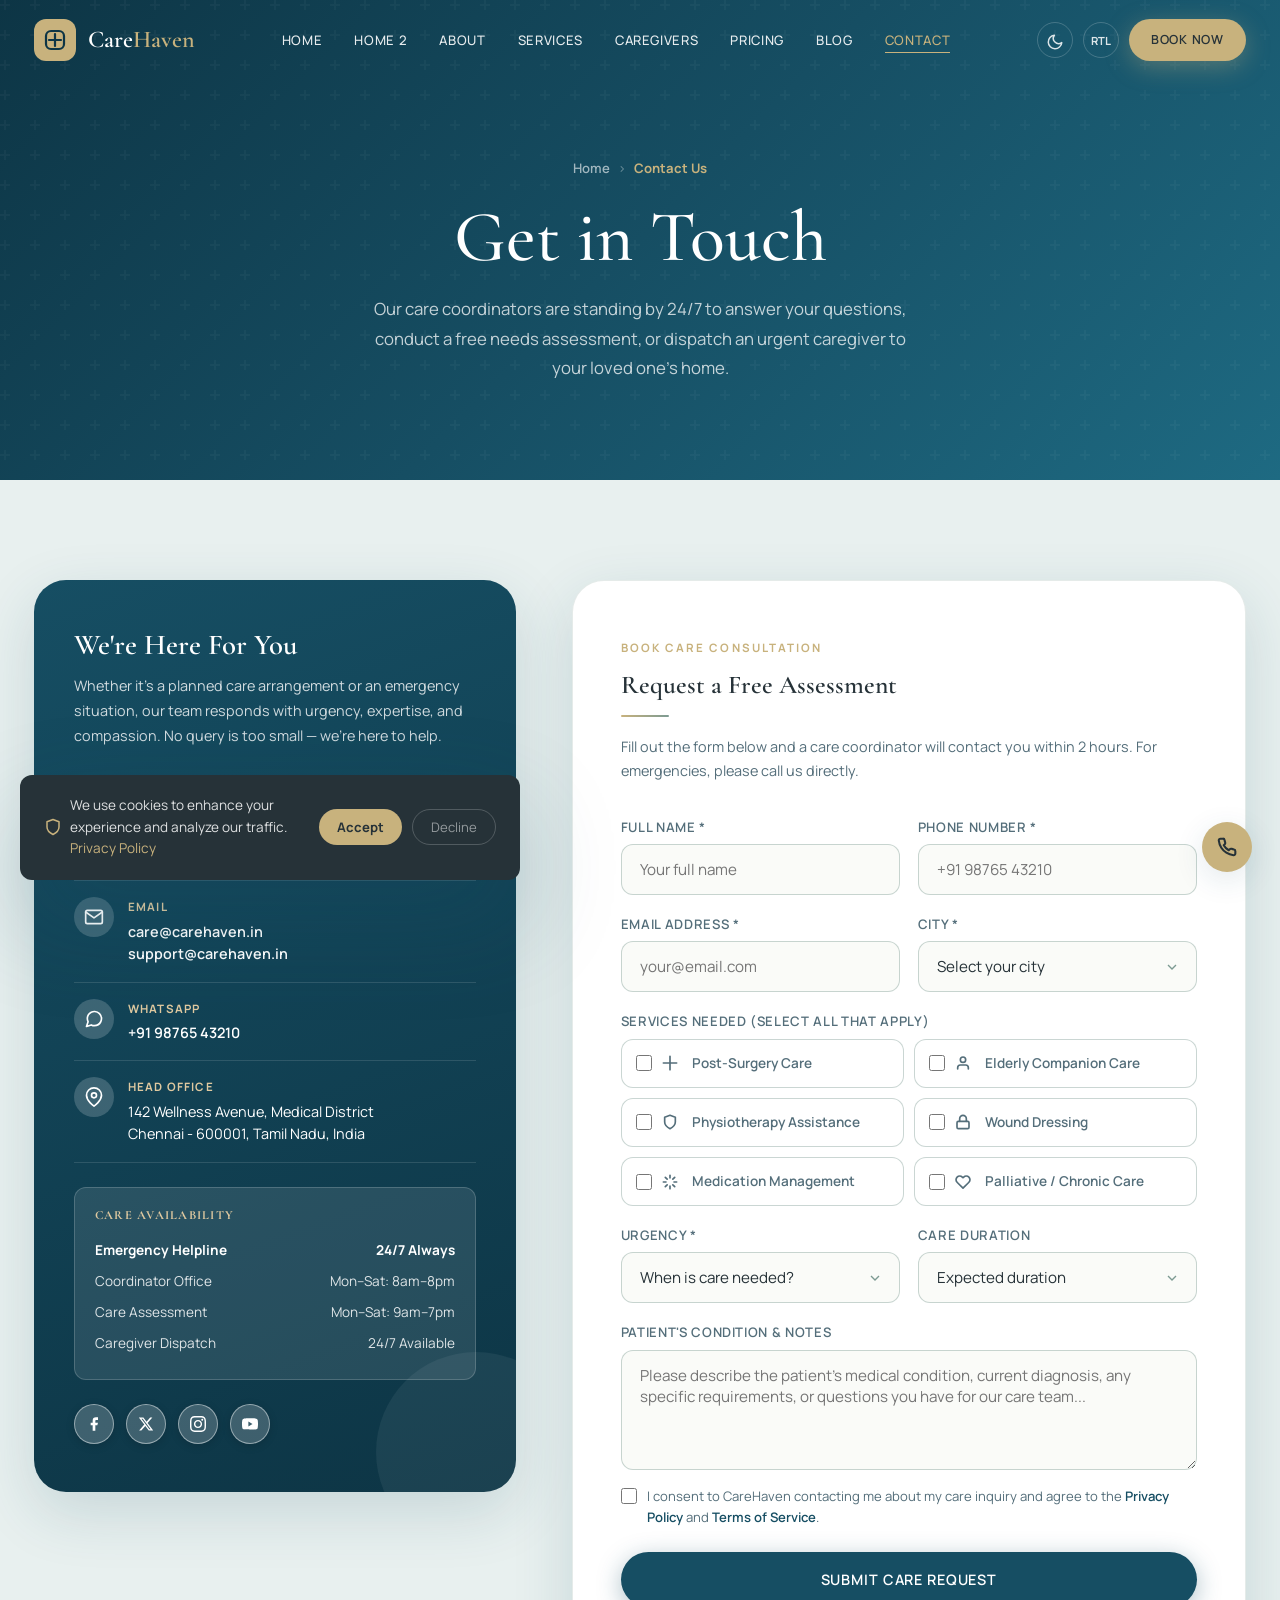
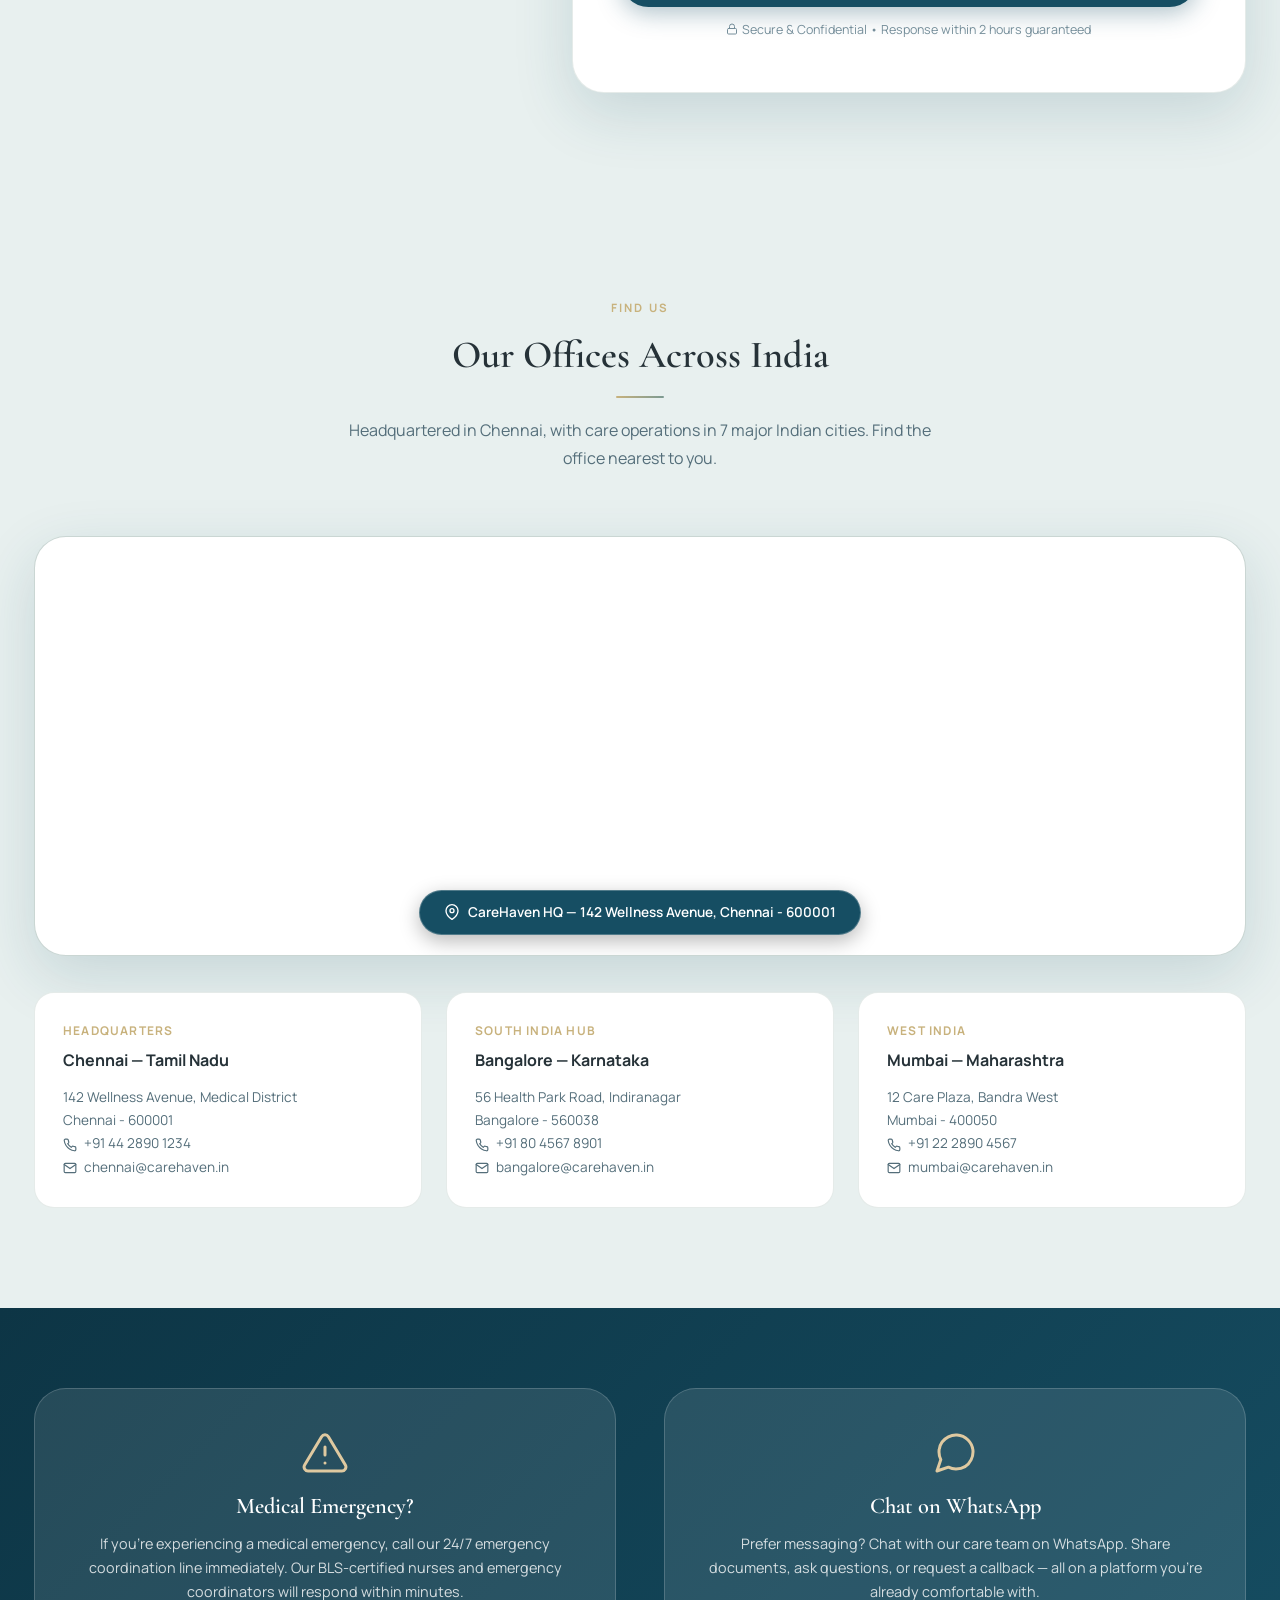
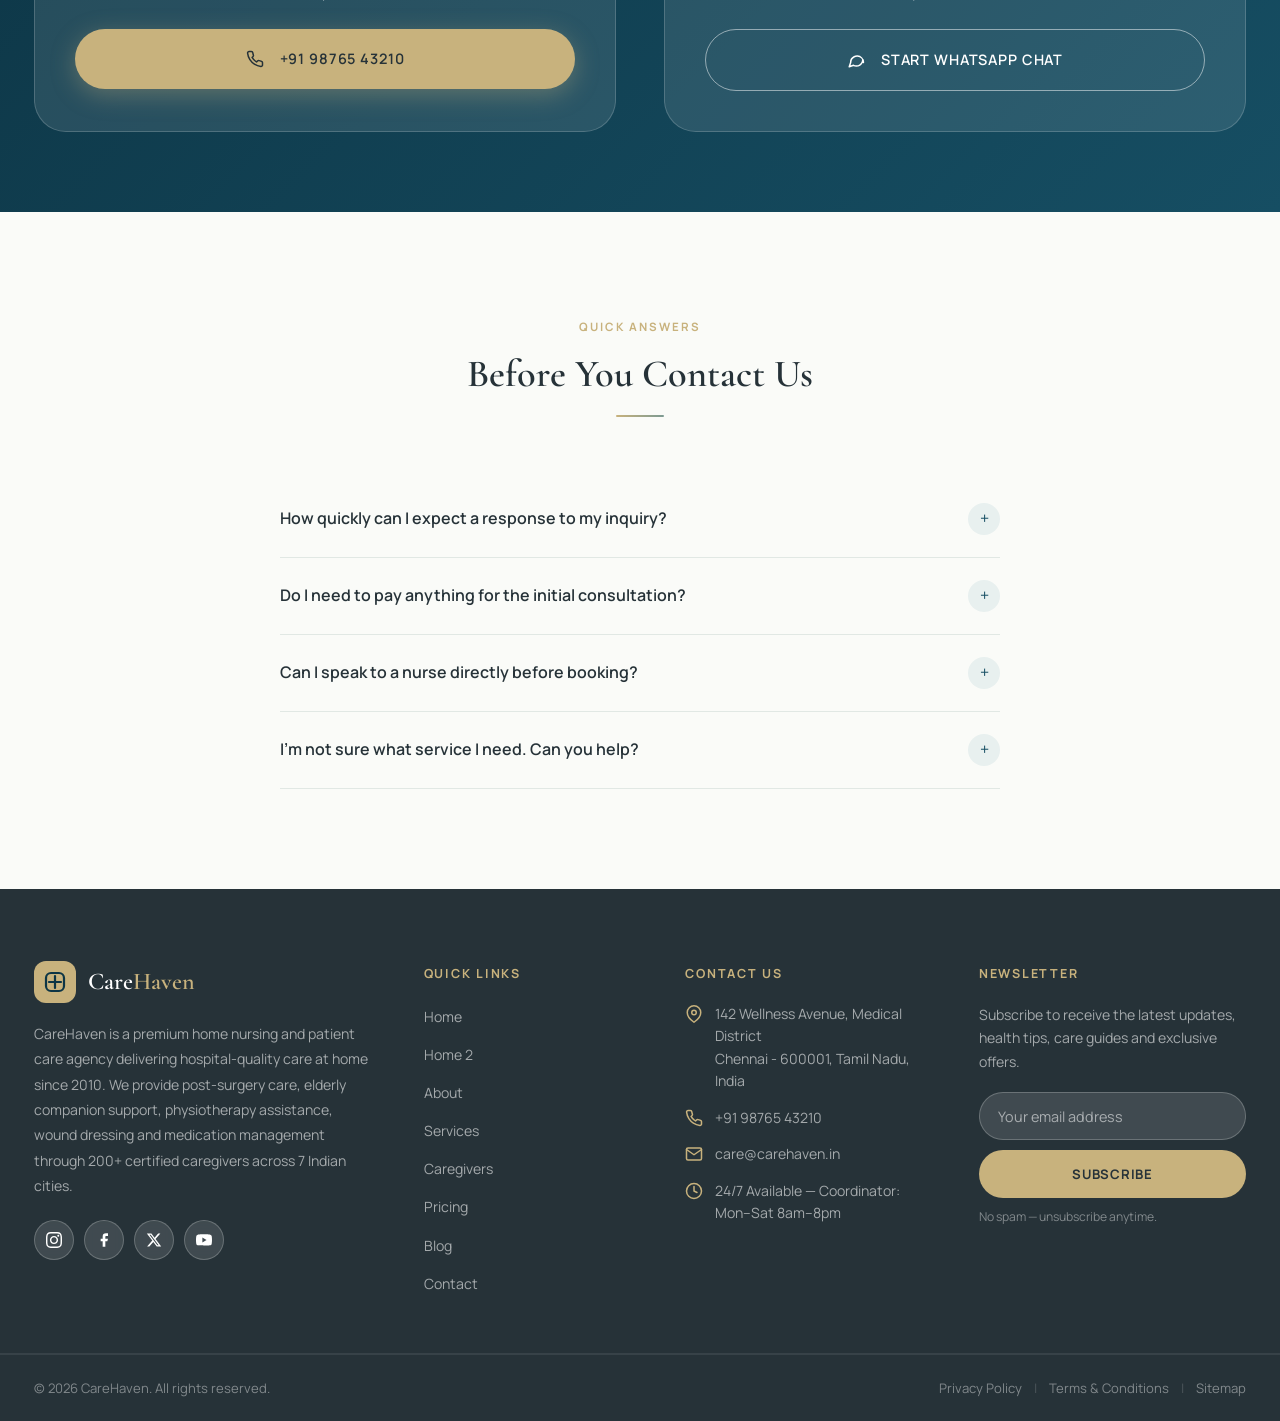
<file: contact.html>
<!DOCTYPE html>
<html lang="en" data-theme="light" dir="ltr">
<head>
  <meta charset="UTF-8">
  <meta name="viewport" content="width=device-width, initial-scale=1.0">
  <meta name="description" content="Contact CareHaven — Book a certified caregiver, request a free consultation, or reach our 24/7 care coordination team for home nursing services.">
  <link rel="icon" href="images/favicon.ico" sizes="any">
  <link rel="icon" type="image/svg+xml" href="images/favicon.svg">
  <link rel="icon" type="image/png" sizes="32x32" href="images/favicon-32x32.png">
  <link rel="icon" type="image/png" sizes="16x16" href="images/favicon-16x16.png">
  <link rel="apple-touch-icon" href="images/apple-touch-icon.png">
  <meta name="theme-color" content="#164E63">
  <link rel="stylesheet" href="css/style.css">
  <style>
    .contact-layout { display: grid; grid-template-columns: 1fr 1.4fr; gap: 56px; align-items: start; }

    .contact-info-card {
      background: linear-gradient(160deg, var(--teal) 0%, var(--teal-dark) 100%);
      border-radius: var(--radius-xl);
      padding: 48px 40px;
      color: white;
      position: relative;
      overflow: hidden;
      box-shadow: var(--shadow-lg);
    }
    .contact-info-card::before {
      content: '';
      position: absolute;
      bottom: -60px;
      right: -60px;
      width: 200px;
      height: 200px;
      border-radius: 50%;
      background: rgba(255,255,255,0.06);
    }
    .contact-info-card h2 { font-family: var(--font-display); font-size: 1.8rem; color: white; margin-bottom: 10px; }
    .contact-info-card > p { color: rgba(255,255,255,0.8); font-size: 0.9rem; line-height: 1.75; margin-bottom: 32px; }
    .contact-info-item {
      display: flex;
      align-items: flex-start;
      gap: 14px;
      padding: 16px 0;
      border-bottom: 1px solid rgba(255,255,255,0.12);
    }
    .contact-info-item:last-of-type { border-bottom: none; }
    .contact-info-icon {
      width: 40px;
      height: 40px;
      border-radius: 50%;
      background: rgba(255,255,255,0.18);
      display: flex;
      align-items: center;
      justify-content: center;
      font-size: 1rem;
      flex-shrink: 0;
      color: #FFFFFF;
    }
    .contact-info-label { font-size: 0.72rem; font-weight: 700; letter-spacing: 0.1em; text-transform: uppercase; color: var(--champagne-light); margin-bottom: 4px; }
    .contact-info-value { font-size: 0.9rem; color: #FFFFFF; line-height: 1.55; }
    .contact-info-value a { color: #FFFFFF; font-weight: 600; }
    .contact-info-value a:hover { color: var(--champagne); }

    .office-hours {
      margin-top: 24px;
      padding: 20px;
      background: rgba(255,255,255,0.1);
      border-radius: var(--radius-md);
      border: 1px solid rgba(255,255,255,0.18);
    }
    .office-hours h4 { color: var(--champagne-light); font-size: 0.78rem; font-weight: 700; letter-spacing: 0.1em; text-transform: uppercase; margin-bottom: 12px; }
    .office-hours-row { display: flex; justify-content: space-between; font-size: 0.85rem; color: rgba(255,255,255,0.85); padding: 4px 0; }
    .office-hours-row.highlight { color: white; font-weight: 700; }

    /* Social icons inside contact info */
    .contact-social-btn {
      width: 40px;
      height: 40px;
      border-radius: 50%;
      background: rgba(255, 255, 255, 0.2);
      border: 1.5px solid rgba(255, 255, 255, 0.45);
      color: #FFFFFF !important;
      display: inline-flex;
      align-items: center;
      justify-content: center;
      transition: all var(--transition-fast);
      box-shadow: 0 2px 8px rgba(0, 0, 0, 0.15);
      text-decoration: none;
    }
    .contact-social-btn:hover {
      background: var(--champagne);
      border-color: var(--champagne);
      color: var(--charcoal) !important;
      transform: translateY(-2px);
      box-shadow: 0 6px 16px rgba(0, 0, 0, 0.25);
    }

    .contact-form-card {
      background: var(--bg-card);
      border-radius: var(--radius-xl);
      padding: 52px 48px;
      box-shadow: var(--shadow-lg);
      border: 1px solid var(--border-light);
    }

    .service-check-grid {
      display: grid;
      grid-template-columns: 1fr 1fr;
      gap: 10px;
    }
    .service-check {
      display: flex;
      align-items: center;
      gap: 10px;
      padding: 12px 14px;
      border: 1.5px solid var(--border-medium);
      border-radius: var(--radius-md);
      cursor: pointer;
      transition: all var(--transition-fast);
      font-size: 0.85rem;
      font-weight: 600;
      color: var(--text-secondary);
      background: var(--bg-card);
    }
    .service-check input[type="checkbox"] { accent-color: var(--teal); width: 16px; height: 16px; }
    .service-check:has(input:checked) { border-color: var(--teal); background: var(--mist); color: var(--teal); }

    .map-section { background: var(--bg-secondary); }
    .map-container {
      border-radius: var(--radius-xl);
      overflow: hidden;
      position: relative;
      border: 1.5px solid var(--border-medium);
      box-shadow: var(--shadow-lg);
      background: var(--bg-card);
      height: 420px;
    }
    .map-container iframe {
      width: 100%;
      height: 100%;
      border: 0;
      display: block;
    }
    .map-floating-badge {
      position: absolute;
      bottom: 20px;
      left: 50%;
      transform: translateX(-50%);
      background: var(--teal);
      color: #FFFFFF;
      padding: 10px 24px;
      border-radius: var(--radius-full);
      font-size: 0.85rem;
      font-weight: 600;
      white-space: nowrap;
      box-shadow: 0 6px 20px rgba(0, 0, 0, 0.28);
      display: flex;
      align-items: center;
      gap: 8px;
      z-index: 2;
      border: 1.5px solid rgba(255, 255, 255, 0.25);
      backdrop-filter: blur(8px);
    }

    .office-card {
      background: var(--bg-card);
      border-radius: var(--radius-lg);
      padding: 28px;
      border: 1px solid var(--border-light);
      transition: all var(--transition-smooth);
    }
    .office-card:hover { border-color: var(--champagne); box-shadow: var(--shadow-sm); transform: translateY(-3px); }
    .office-city { font-size: 0.75rem; font-weight: 700; letter-spacing: 0.1em; text-transform: uppercase; color: var(--champagne); margin-bottom: 6px; }
    .office-name { font-weight: 700; font-size: 1rem; margin-bottom: 12px; }
    .office-details { font-size: 0.85rem; color: var(--text-secondary); line-height: 1.7; }

    .emergency-cta-section {
      background: linear-gradient(135deg, var(--teal-dark), var(--teal));
      padding: 80px 0;
    }
    .emergency-cta-card {
      background: rgba(255,255,255,0.1);
      border-radius: var(--radius-xl);
      padding: 40px;
      border: 1px solid rgba(255,255,255,0.18);
      text-align: center;
    }

    /* ════════════════════════════════════════════════════════════
       DARK MODE HIGH CONTRAST & READABILITY
       ════════════════════════════════════════════════════════════ */
    [data-theme="dark"] .contact-info-card {
      background: linear-gradient(160deg, #103848 0%, #081D26 100%);
      border: 1.5px solid rgba(200, 178, 125, 0.32);
      box-shadow: 0 12px 36px rgba(0, 0, 0, 0.45);
    }
    [data-theme="dark"] .contact-info-card h2 {
      color: #FFFFFF;
    }
    [data-theme="dark"] .contact-info-card > p {
      color: #CBD5E1;
    }
    [data-theme="dark"] .contact-info-label {
      color: var(--champagne-light);
    }
    [data-theme="dark"] .contact-info-value {
      color: #F1F5F9;
    }
    [data-theme="dark"] .contact-info-value a {
      color: #F8FAFC;
    }
    [data-theme="dark"] .contact-info-value a:hover {
      color: var(--champagne);
    }
    [data-theme="dark"] .office-hours {
      background: rgba(0, 0, 0, 0.35);
      border-color: rgba(200, 178, 125, 0.25);
    }
    [data-theme="dark"] .office-hours h4 {
      color: var(--champagne-light);
    }
    [data-theme="dark"] .office-hours-row {
      color: #94A3B8;
    }
    [data-theme="dark"] .office-hours-row.highlight {
      color: #FFFFFF;
    }

    [data-theme="dark"] .contact-social-btn {
      background: rgba(255, 255, 255, 0.15);
      border-color: rgba(200, 178, 125, 0.45);
      color: #FFFFFF !important;
    }
    [data-theme="dark"] .contact-social-btn:hover {
      background: var(--champagne);
      color: var(--charcoal) !important;
      border-color: var(--champagne);
    }

    [data-theme="dark"] .contact-form-card {
      background: var(--bg-card);
      border-color: var(--border-medium);
      box-shadow: 0 12px 36px rgba(0, 0, 0, 0.4);
    }
    [data-theme="dark"] .contact-form-card .label {
      color: var(--champagne);
    }
    [data-theme="dark"] .contact-form-card h2.h3 {
      color: #F8FAFC;
    }
    [data-theme="dark"] .contact-form-card p {
      color: #CBD5E1;
    }
    [data-theme="dark"] .form-label {
      color: #E2E8F0;
      font-weight: 600;
    }
    [data-theme="dark"] .form-control {
      background: var(--bg-primary) !important;
      color: #F8FAFC !important;
      border-color: var(--border-medium) !important;
    }
    [data-theme="dark"] .form-control:focus {
      border-color: var(--champagne) !important;
      box-shadow: 0 0 0 3px rgba(200, 178, 125, 0.2) !important;
    }
    [data-theme="dark"] select.form-control option {
      background: #0B1E28;
      color: #F8FAFC;
    }

    [data-theme="dark"] .service-check {
      background: var(--bg-primary);
      border-color: var(--border-medium);
      color: #CBD5E1;
    }
    [data-theme="dark"] .service-check svg {
      color: var(--champagne);
    }
    [data-theme="dark"] .service-check:has(input:checked) {
      border-color: var(--champagne);
      background: rgba(200, 178, 125, 0.14);
      color: #FFFFFF;
    }

    [data-theme="dark"] .map-container {
      border-color: var(--border-medium);
    }
    [data-theme="dark"] .map-floating-badge {
      background: #0B1E28;
      color: var(--champagne-light);
      border-color: var(--champagne);
    }

    [data-theme="dark"] .office-card {
      background: var(--bg-card);
      border-color: var(--border-medium);
    }
    [data-theme="dark"] .office-card:hover {
      border-color: var(--champagne);
      box-shadow: 0 10px 30px rgba(0, 0, 0, 0.4);
    }
    [data-theme="dark"] .office-city {
      color: var(--champagne-light);
    }
    [data-theme="dark"] .office-name {
      color: #F8FAFC;
    }
    [data-theme="dark"] .office-details {
      color: #CBD5E1;
    }
    [data-theme="dark"] .office-details svg {
      color: var(--champagne);
    }

    [data-theme="dark"] .emergency-cta-section {
      background: linear-gradient(135deg, #071924, #0F2F3D);
    }
    [data-theme="dark"] .emergency-cta-card {
      background: rgba(0, 0, 0, 0.35);
      border-color: rgba(200, 178, 125, 0.25);
    }

    [data-theme="dark"] .faq-item {
      background: var(--bg-card);
      border-color: var(--border-medium);
    }
    [data-theme="dark"] .faq-question h4 {
      color: #F8FAFC;
    }
    [data-theme="dark"] .faq-icon {
      color: var(--champagne);
    }
    [data-theme="dark"] .faq-answer p {
      color: #CBD5E1;
    }

    @media(max-width:1024px) { .contact-layout { grid-template-columns: 1fr; } }
    @media(max-width:768px) {
      .contact-form-card { padding: 28px 20px; }
      .service-check-grid { grid-template-columns: 1fr; }
    }
  </style>
</head>
<body>
<div class="page-transition" id="pageTransition"></div>
<!-- NAVBAR -->
<nav id="navbar" class="transparent">
  <div class="nav-container">
    <a href="index.html" class="nav-logo"><div class="nav-logo-icon"><svg width="22" height="22" viewBox="0 0 24 24" fill="none" stroke="currentColor" stroke-width="2.2" stroke-linecap="round" stroke-linejoin="round"><path d="M12 6v12M6 12h12"/><rect x="3" y="3" width="18" height="18" rx="5"/></svg></div><span class="nav-logo-text">Care<span>Haven</span></span></a>
    <ul class="nav-menu">
      <li><a href="index.html" class="nav-link">Home</a></li>
      <li><a href="home2.html" class="nav-link">Home 2</a></li>
      <li><a href="about.html" class="nav-link">About</a></li>
      <li><a href="services.html" class="nav-link">Services</a></li>
      <li><a href="caregivers.html" class="nav-link">Caregivers</a></li>
      <li><a href="pricing.html" class="nav-link">Pricing</a></li>
      <li><a href="blog.html" class="nav-link">Blog</a></li>
      <li><a href="contact.html" class="nav-link active">Contact</a></li>
    </ul>
    <div class="nav-actions">
      <button class="nav-toggle-btn" data-theme-toggle><span id="themeIcon"><svg width="18" height="18" viewBox="0 0 24 24" fill="none" stroke="currentColor" stroke-width="2" stroke-linecap="round" stroke-linejoin="round"><path d="M21 12.79A9 9 0 1 1 11.21 3 7 7 0 0 0 21 12.79z"/></svg></span></button>
      <button class="nav-toggle-btn" id="dirToggle" data-dir-toggle style="font-size:0.7rem;font-weight:700;">RTL</button>
      <a href="contact.html" class="btn btn-champagne btn-sm nav-cta">Book Now</a>
      <button class="hamburger" id="hamburger"><span></span><span></span><span></span></button>
    </div>
  </div>
</nav>
<div class="mobile-nav-overlay" id="mobileOverlay"></div>
<div class="mobile-nav" id="mobileNav">
  <a href="index.html" class="mobile-nav-link">Home</a>
  <a href="home2.html" class="mobile-nav-link">Home 2</a>
  <a href="about.html" class="mobile-nav-link">About</a>
  <a href="services.html" class="mobile-nav-link">Services</a>
  <a href="caregivers.html" class="mobile-nav-link">Caregivers</a>
  <a href="pricing.html" class="mobile-nav-link">Pricing</a>
  <a href="blog.html" class="mobile-nav-link">Blog</a>
  <a href="contact.html" class="mobile-nav-link active">Contact</a>
  <a href="contact.html" class="btn btn-primary">Book Now</a>
</div>

<!-- HERO -->
<section class="page-hero" style="min-height:480px;position:relative;background:linear-gradient(135deg,#0D3545,#164E63,#1E6A82);">
  <div class="container" style="position:relative;z-index:1;">
    <div class="page-hero-content">
      <nav class="breadcrumb" style="margin-bottom:16px;">
        <a href="index.html">Home</a><span class="breadcrumb-sep">›</span><span class="breadcrumb-current">Contact Us</span>
      </nav>
      <h1>Get in Touch</h1>
      <p style="color:rgba(255,255,255,0.75);max-width:560px;margin:0 auto;font-size:1.05rem;line-height:1.75;">Our care coordinators are standing by 24/7 to answer your questions, conduct a free needs assessment, or dispatch an urgent caregiver to your loved one's home.</p>
    </div>
  </div>
</section>

<!-- SECTION 1: CONTACT FORM + INFO -->
<section class="section-py" style="background:var(--bg-secondary);">
  <div class="container">
    <div class="contact-layout">
      <!-- Info -->
      <div class="reveal">
        <div class="contact-info-card">
          <h2>We're Here For You</h2>
          <p>Whether it's a planned care arrangement or an emergency situation, our team responds with urgency, expertise, and compassion. No query is too small — we're here to help.</p>
          <div class="contact-info-item">
            <div class="contact-info-icon"><svg width="20" height="20" viewBox="0 0 24 24" fill="none" stroke="currentColor" stroke-width="2" stroke-linecap="round" stroke-linejoin="round"><path d="M22 16.92v3a2 2 0 0 1-2.18 2 19.79 19.79 0 0 1-8.63-3.07 19.5 19.5 0 0 1-6-6 19.79 19.79 0 0 1-3.07-8.67A2 2 0 0 1 4.11 2h3a2 2 0 0 1 2 1.72 12.84 12.84 0 0 0 .7 2.81 2 2 0 0 1-.45 2.11L8.09 9.91a16 16 0 0 0 6 6l1.27-1.27a2 2 0 0 1 2.11-.45 12.84 12.84 0 0 0 2.81.7A2 2 0 0 1 22 16.92z"/></svg></div>
            <div>
              <div class="contact-info-label">24/7 Helpline</div>
              <div class="contact-info-value"><a href="tel:+919876543210">+91 98765 43210</a><br><a href="tel:+914428901234">+91 44 2890 1234</a></div>
            </div>
          </div>
          <div class="contact-info-item">
            <div class="contact-info-icon"><svg width="20" height="20" viewBox="0 0 24 24" fill="none" stroke="currentColor" stroke-width="2" stroke-linecap="round" stroke-linejoin="round"><path d="M4 4h16c1.1 0 2 .9 2 2v12c0 1.1-.9 2-2 2H4c-1.1 0-2-.9-2-2V6c0-1.1.9-2 2-2z"/><polyline points="22,6 12,13 2,6"/></svg></div>
            <div>
              <div class="contact-info-label">Email</div>
              <div class="contact-info-value"><a href="mailto:care@carehaven.in">care@carehaven.in</a><br><a href="mailto:support@carehaven.in">support@carehaven.in</a></div>
            </div>
          </div>
          <div class="contact-info-item">
            <div class="contact-info-icon"><svg width="20" height="20" viewBox="0 0 24 24" fill="none" stroke="currentColor" stroke-width="2" stroke-linecap="round" stroke-linejoin="round"><path d="M21 11.5a8.38 8.38 0 0 1-.9 3.8 8.5 8.5 0 0 1-7.6 4.7 8.38 8.38 0 0 1-3.8-.9L3 21l1.9-5.7a8.38 8.38 0 0 1-.9-3.8 8.5 8.5 0 0 1 4.7-7.6 8.38 8.38 0 0 1 3.8-.9h.5a8.48 8.48 0 0 1 8 8v.5z"/></svg></div>
            <div>
              <div class="contact-info-label">WhatsApp</div>
              <div class="contact-info-value"><a href="https://wa.me/919876543210">+91 98765 43210</a></div>
            </div>
          </div>
          <div class="contact-info-item">
            <div class="contact-info-icon"><svg width="20" height="20" viewBox="0 0 24 24" fill="none" stroke="currentColor" stroke-width="2" stroke-linecap="round" stroke-linejoin="round"><path d="M21 10c0 7-9 13-9 13s-9-6-9-13a9 9 0 0 1 18 0z"/><circle cx="12" cy="10" r="3"/></svg></div>
            <div>
              <div class="contact-info-label">Head Office</div>
              <div class="contact-info-value">142 Wellness Avenue, Medical District<br>Chennai - 600001, Tamil Nadu, India</div>
            </div>
          </div>
          <div class="office-hours">
            <h4>Care Availability</h4>
            <div class="office-hours-row highlight"><span>Emergency Helpline</span><span>24/7 Always</span></div>
            <div class="office-hours-row"><span>Coordinator Office</span><span>Mon–Sat: 8am–8pm</span></div>
            <div class="office-hours-row"><span>Care Assessment</span><span>Mon–Sat: 9am–7pm</span></div>
            <div class="office-hours-row"><span>Caregiver Dispatch</span><span>24/7 Available</span></div>
          </div>
          <div style="display:flex;gap:12px;margin-top:24px;">
            <a href="https://www.facebook.com/" target="_blank" rel="noopener noreferrer" class="contact-social-btn" aria-label="Facebook — CareHaven"><svg width="16" height="16" viewBox="0 0 24 24" fill="currentColor"><path d="M18 2h-3a5 5 0 0 0-5 5v3H7v4h3v8h4v-8h3l1-4h-4V7a1 1 0 0 1 1-1h3z"/></svg></a>
            <a href="https://x.com/" target="_blank" rel="noopener noreferrer" class="contact-social-btn" aria-label="X / Twitter — CareHaven"><svg width="16" height="16" viewBox="0 0 24 24" fill="currentColor"><path d="M18.244 2.25h3.308l-7.227 8.26 8.502 11.24H16.17l-5.214-6.817L4.99 21.75H1.68l7.73-8.835L1.254 2.25H8.08l4.713 6.231zm-1.161 17.52h1.833L7.084 4.126H5.117z"/></svg></a>
            <a href="https://www.instagram.com/" target="_blank" rel="noopener noreferrer" class="contact-social-btn" aria-label="Instagram — CareHaven"><svg width="16" height="16" viewBox="0 0 24 24" fill="currentColor"><path d="M12 2.163c3.204 0 3.584.012 4.85.07 3.252.148 4.771 1.691 4.919 4.919.058 1.265.069 1.645.069 4.849 0 3.205-.012 3.584-.069 4.849-.149 3.225-1.664 4.771-4.919 4.919-1.266.058-1.644.07-4.85.07-3.204 0-3.584-.012-4.849-.07-3.26-.149-4.771-1.699-4.919-4.92-.058-1.265-.07-1.644-.07-4.849 0-3.204.013-3.583.07-4.849.149-3.227 1.664-4.771 4.919-4.919 1.266-.057 1.645-.069 4.849-.069zm0-2.163c-3.259 0-3.667.014-4.947.072-4.358.2-6.78 2.618-6.98 6.98-.059 1.281-.073 1.689-.073 4.948 0 3.259.014 3.668.072 4.948.2 4.358 2.618 6.78 6.98 6.98 1.281.058 1.689.072 4.948.072 3.259 0 3.668-.014 4.948-.072 4.354-.2 6.782-2.618 6.979-6.98.059-1.28.073-1.689.073-4.948 0-3.259-.014-3.667-.072-4.947-.196-4.354-2.617-6.78-6.979-6.98-1.281-.059-1.69-.073-4.949-.073zm0 5.838c-3.403 0-6.162 2.759-6.162 6.162s2.759 6.163 6.162 6.163 6.162-2.759 6.162-6.163c0-3.403-2.759-6.162-6.162-6.162zm0 10.162c-2.209 0-4-1.79-4-4 0-2.209 1.791-4 4-4s4 1.791 4 4c0 2.21-1.791 4-4 4zm6.406-11.845c-.796 0-1.441.645-1.441 1.44s.645 1.44 1.441 1.44c.795 0 1.439-.645 1.439-1.44s-.644-1.44-1.439-1.44z"/></svg></a>
            <a href="https://www.youtube.com/" target="_blank" rel="noopener noreferrer" class="contact-social-btn" aria-label="YouTube — CareHaven"><svg width="16" height="16" viewBox="0 0 24 24" fill="currentColor"><path d="M23.498 6.186a3.016 3.016 0 0 0-2.122-2.136C19.505 3.545 12 3.545 12 3.545s-7.505 0-9.377.505A3.017 3.017 0 0 0 .505 6.186C0 8.07 0 12 0 12s0 3.93.505 5.814a3.016 3.016 0 0 0 2.122 2.136c1.871.505 9.376.505 9.376.505s7.505 0 9.377-.505a3.015 3.015 0 0 0 2.122-2.136C24 15.93 24 12 24 12s0-3.93-.502-5.814zM9.545 15.568V8.432L15.818 12l-6.273 3.568z"/></svg></a>
          </div>
        </div>
      </div>

      <!-- Form -->
      <div class="contact-form-card reveal reveal-delay-1">
        <div style="margin-bottom:32px;">
          <span class="label">Book Care Consultation</span>
          <h2 class="h3" style="margin-top:10px;">Request a Free Assessment</h2>
          <div class="divider-line"></div>
          <p style="color:var(--text-secondary);font-size:0.9rem;">Fill out the form below and a care coordinator will contact you within 2 hours. For emergencies, please call us directly.</p>
        </div>
        <form data-validate id="contactForm">
          <div style="display:grid;grid-template-columns:1fr 1fr;gap:18px;">
            <div class="form-group">
              <label class="form-label" for="ct-name">Full Name *</label>
              <input type="text" id="ct-name" class="form-control" placeholder="Your full name" required minlength="2">
              <span class="form-error"></span>
            </div>
            <div class="form-group">
              <label class="form-label" for="ct-phone">Phone Number *</label>
              <input type="tel" id="ct-phone" class="form-control" placeholder="+91 98765 43210" required>
              <span class="form-error"></span>
            </div>
            <div class="form-group">
              <label class="form-label" for="ct-email">Email Address *</label>
              <input type="email" id="ct-email" class="form-control" placeholder="your@email.com" required>
              <span class="form-error"></span>
            </div>
            <div class="form-group">
              <label class="form-label" for="ct-city">City *</label>
              <select id="ct-city" class="form-control" required>
                <option value="">Select your city</option>
                <option>Chennai</option>
                <option>Bangalore</option>
                <option>Mumbai</option>
                <option>Delhi</option>
                <option>Hyderabad</option>
                <option>Pune</option>
                <option>Coimbatore</option>
                <option>Other</option>
              </select>
              <span class="form-error"></span>
            </div>
          </div>

          <div class="form-group" style="margin-top:18px;">
            <label class="form-label">Services Needed (select all that apply)</label>
            <div class="service-check-grid">
              <label class="service-check"><input type="checkbox"><svg width="16" height="16" viewBox="0 0 24 24" fill="none" stroke="currentColor" stroke-width="2.5" stroke-linecap="round" stroke-linejoin="round" style="margin-right:4px;"><path d="M12 2v20M2 12h20"/></svg> Post-Surgery Care</label>
              <label class="service-check"><input type="checkbox"><svg width="16" height="16" viewBox="0 0 24 24" fill="none" stroke="currentColor" stroke-width="2.5" stroke-linecap="round" stroke-linejoin="round" style="margin-right:4px;"><path d="M20 21v-2a4 4 0 0 0-4-4H8a4 4 0 0 0-4 4v2"/><circle cx="12" cy="7" r="4"/></svg> Elderly Companion Care</label>
              <label class="service-check"><input type="checkbox"><svg width="16" height="16" viewBox="0 0 24 24" fill="none" stroke="currentColor" stroke-width="2.5" stroke-linecap="round" stroke-linejoin="round" style="margin-right:4px;"><path d="M12 22s8-4 8-10V5l-8-3-8 3v7c0 6 8 10 8 10z"/></svg> Physiotherapy Assistance</label>
              <label class="service-check"><input type="checkbox"><svg width="16" height="16" viewBox="0 0 24 24" fill="none" stroke="currentColor" stroke-width="2.5" stroke-linecap="round" stroke-linejoin="round" style="margin-right:4px;"><rect x="3" y="11" width="18" height="11" rx="2" ry="2"/><path d="M7 11V7a5 5 0 0 1 10 0v4"/></svg> Wound Dressing</label>
              <label class="service-check"><input type="checkbox"><svg width="16" height="16" viewBox="0 0 24 24" fill="none" stroke="currentColor" stroke-width="2.5" stroke-linecap="round" stroke-linejoin="round" style="margin-right:4px;"><path d="M12 2v4M12 18v4M4.93 4.93l2.83 2.83M16.24 16.24l2.83 2.83M2 12h4M18 12h4M4.93 19.07l2.83-2.83M16.24 7.76l2.83-2.83"/></svg> Medication Management</label>
              <label class="service-check"><input type="checkbox"><svg width="16" height="16" viewBox="0 0 24 24" fill="none" stroke="currentColor" stroke-width="2.5" stroke-linecap="round" stroke-linejoin="round" style="margin-right:4px;"><path d="M20.84 4.61a5.5 5.5 0 0 0-7.78 0L12 5.67l-1.06-1.06a5.5 5.5 0 0 0-7.78 7.78l1.06 1.06L12 21.23l7.78-7.78 1.06-1.06a5.5 5.5 0 0 0 0-7.78z"/></svg> Palliative / Chronic Care</label>
            </div>
          </div>

          <div style="display:grid;grid-template-columns:1fr 1fr;gap:18px;margin-top:18px;">
            <div class="form-group">
              <label class="form-label" for="ct-urgency">Urgency *</label>
              <select id="ct-urgency" class="form-control" required>
                <option value="">When is care needed?</option>
                <option>Immediately (within 24 hours)</option>
                <option>This week</option>
                <option>Within 2 weeks</option>
                <option>Planning ahead (1+ month)</option>
              </select>
              <span class="form-error"></span>
            </div>
            <div class="form-group">
              <label class="form-label" for="ct-duration">Care Duration</label>
              <select id="ct-duration" class="form-control">
                <option value="">Expected duration</option>
                <option>Hourly visits (as needed)</option>
                <option>1–4 weeks</option>
                <option>1–3 months</option>
                <option>Long-term (3+ months)</option>
                <option>Ongoing / Permanent</option>
              </select>
            </div>
          </div>

          <div class="form-group" style="margin-top:18px;">
            <label class="form-label" for="ct-message">Patient's Condition & Notes</label>
            <textarea id="ct-message" class="form-control" rows="4" placeholder="Please describe the patient's medical condition, current diagnosis, any specific requirements, or questions you have for our care team..."></textarea>
          </div>

          <div style="display:flex;align-items:flex-start;gap:10px;margin-top:16px;">
            <input type="checkbox" id="ct-consent" required style="margin-top:2px;accent-color:var(--teal);width:16px;height:16px;flex-shrink:0;">
            <label for="ct-consent" style="font-size:0.82rem;color:var(--text-secondary);line-height:1.6;cursor:pointer;">I consent to CareHaven contacting me about my care inquiry and agree to the <a href="privacy.html" style="color:var(--teal);font-weight:600;">Privacy Policy</a> and <a href="terms.html" style="color:var(--teal);font-weight:600;">Terms of Service</a>.</label>
          </div>

          <button type="submit" class="btn btn-primary btn-lg" style="width:100%;justify-content:center;margin-top:24px;">
            Submit Care Request
          </button>
          <p style="font-size:0.78rem;color:var(--text-muted);text-align:center;margin-top:12px;display:flex;align-items:center;justify-content:center;gap:4px;"><svg width="12" height="12" viewBox="0 0 24 24" fill="none" stroke="currentColor" stroke-width="2" stroke-linecap="round" stroke-linejoin="round"><rect x="3" y="11" width="18" height="11" rx="2" ry="2"/><path d="M7 11V7a5 5 0 0 1 10 0v4"/></svg> Secure & Confidential • Response within 2 hours guaranteed</p>
        </form>
      </div>
    </div>
  </div>
</section>

<!-- SECTION 2: MAP + OFFICES -->
<section class="map-section section-py">
  <div class="container">
    <div class="section-header centered reveal">
      <span class="label">Find Us</span>
      <h2 class="h2">Our Offices Across India</h2>
      <div class="divider-line"></div>
      <p>Headquartered in Chennai, with care operations in 7 major Indian cities. Find the office nearest to you.</p>
    </div>
    <div class="map-container reveal">
      <iframe
        src="https://maps.google.com/maps?q=Chennai%20Tamil%20Nadu%20India&t=&z=13&ie=UTF8&iwloc=&output=embed"
        width="100%"
        height="420"
        allowfullscreen=""
        loading="lazy"
        referrerpolicy="no-referrer-when-downgrade"
        title="CareHaven India Operations Map — Chennai Headquarters">
      </iframe>
      <div class="map-floating-badge">
        <svg width="16" height="16" viewBox="0 0 24 24" fill="none" stroke="currentColor" stroke-width="2" stroke-linecap="round" stroke-linejoin="round"><path d="M21 10c0 7-9 13-9 13s-9-6-9-13a9 9 0 0 1 18 0z"/><circle cx="12" cy="10" r="3"/></svg>
        <span>CareHaven HQ — 142 Wellness Avenue, Chennai - 600001</span>
      </div>
    </div>
    <div class="grid-3" style="margin-top:36px;">
      <div class="office-card reveal">
        <div class="office-city">Headquarters</div>
        <div class="office-name">Chennai — Tamil Nadu</div>
        <div class="office-details">142 Wellness Avenue, Medical District<br>Chennai - 600001<br><svg width="14" height="14" viewBox="0 0 24 24" fill="none" stroke="currentColor" stroke-width="2" stroke-linecap="round" stroke-linejoin="round" style="vertical-align:middle;margin-right:4px;"><path d="M22 16.92v3a2 2 0 0 1-2.18 2 19.79 19.79 0 0 1-8.63-3.07 19.5 19.5 0 0 1-6-6 19.79 19.79 0 0 1-3.07-8.67A2 2 0 0 1 4.11 2h3a2 2 0 0 1 2 1.72 12.84 12.84 0 0 0 .7 2.81 2 2 0 0 1-.45 2.11L8.09 9.91a16 16 0 0 0 6 6l1.27-1.27a2 2 0 0 1 2.11-.45 12.84 12.84 0 0 0 2.81.7A2 2 0 0 1 22 16.92z"/></svg> +91 44 2890 1234<br><svg width="14" height="14" viewBox="0 0 24 24" fill="none" stroke="currentColor" stroke-width="2" stroke-linecap="round" stroke-linejoin="round" style="vertical-align:middle;margin-right:4px;"><path d="M4 4h16c1.1 0 2 .9 2 2v12c0 1.1-.9 2-2 2H4c-1.1 0-2-.9-2-2V6c0-1.1.9-2 2-2z"/><polyline points="22,6 12,13 2,6"/></svg> chennai@carehaven.in</div>
      </div>
      <div class="office-card reveal reveal-delay-1">
        <div class="office-city">South India Hub</div>
        <div class="office-name">Bangalore — Karnataka</div>
        <div class="office-details">56 Health Park Road, Indiranagar<br>Bangalore - 560038<br><svg width="14" height="14" viewBox="0 0 24 24" fill="none" stroke="currentColor" stroke-width="2" stroke-linecap="round" stroke-linejoin="round" style="vertical-align:middle;margin-right:4px;"><path d="M22 16.92v3a2 2 0 0 1-2.18 2 19.79 19.79 0 0 1-8.63-3.07 19.5 19.5 0 0 1-6-6 19.79 19.79 0 0 1-3.07-8.67A2 2 0 0 1 4.11 2h3a2 2 0 0 1 2 1.72 12.84 12.84 0 0 0 .7 2.81 2 2 0 0 1-.45 2.11L8.09 9.91a16 16 0 0 0 6 6l1.27-1.27a2 2 0 0 1 2.11-.45 12.84 12.84 0 0 0 2.81.7A2 2 0 0 1 22 16.92z"/></svg> +91 80 4567 8901<br><svg width="14" height="14" viewBox="0 0 24 24" fill="none" stroke="currentColor" stroke-width="2" stroke-linecap="round" stroke-linejoin="round" style="vertical-align:middle;margin-right:4px;"><path d="M4 4h16c1.1 0 2 .9 2 2v12c0 1.1-.9 2-2 2H4c-1.1 0-2-.9-2-2V6c0-1.1.9-2 2-2z"/><polyline points="22,6 12,13 2,6"/></svg> bangalore@carehaven.in</div>
      </div>
      <div class="office-card reveal reveal-delay-2">
        <div class="office-city">West India</div>
        <div class="office-name">Mumbai — Maharashtra</div>
        <div class="office-details">12 Care Plaza, Bandra West<br>Mumbai - 400050<br><svg width="14" height="14" viewBox="0 0 24 24" fill="none" stroke="currentColor" stroke-width="2" stroke-linecap="round" stroke-linejoin="round" style="vertical-align:middle;margin-right:4px;"><path d="M22 16.92v3a2 2 0 0 1-2.18 2 19.79 19.79 0 0 1-8.63-3.07 19.5 19.5 0 0 1-6-6 19.79 19.79 0 0 1-3.07-8.67A2 2 0 0 1 4.11 2h3a2 2 0 0 1 2 1.72 12.84 12.84 0 0 0 .7 2.81 2 2 0 0 1-.45 2.11L8.09 9.91a16 16 0 0 0 6 6l1.27-1.27a2 2 0 0 1 2.11-.45 12.84 12.84 0 0 0 2.81.7A2 2 0 0 1 22 16.92z"/></svg> +91 22 2890 4567<br><svg width="14" height="14" viewBox="0 0 24 24" fill="none" stroke="currentColor" stroke-width="2" stroke-linecap="round" stroke-linejoin="round" style="vertical-align:middle;margin-right:4px;"><path d="M4 4h16c1.1 0 2 .9 2 2v12c0 1.1-.9 2-2 2H4c-1.1 0-2-.9-2-2V6c0-1.1.9-2 2-2z"/><polyline points="22,6 12,13 2,6"/></svg> mumbai@carehaven.in</div>
      </div>
    </div>
  </div>
</section>

<!-- SECTION 3: EMERGENCY & WHATSAPP -->
<section class="emergency-cta-section">
  <div class="container">
    <div style="display:grid;grid-template-columns:1fr 1fr;gap:48px;" class="reveal">
      <div class="emergency-cta-card">
        <svg width="48" height="48" viewBox="0 0 24 24" fill="none" stroke="currentColor" stroke-width="1.5" stroke-linecap="round" stroke-linejoin="round" style="margin-bottom:16px;color:var(--champagne-light);"><path d="M10.29 3.86L1.82 18a2 2 0 0 0 1.71 3h16.94a2 2 0 0 0 1.71-3L13.71 3.86a2 2 0 0 0-3.42 0z"/><line x1="12" y1="9" x2="12" y2="13"/><line x1="12" y1="17" x2="12.01" y2="17"/></svg>
        <h3 style="color:white;font-size:1.4rem;margin-bottom:12px;">Medical Emergency?</h3>
        <p style="color:rgba(255,255,255,0.8);font-size:0.9rem;line-height:1.7;margin-bottom:24px;">If you're experiencing a medical emergency, call our 24/7 emergency coordination line immediately. Our BLS-certified nurses and emergency coordinators will respond within minutes.</p>
        <a href="tel:+919876543210" class="btn btn-champagne btn-lg" style="width:100%;justify-content:center;"><svg width="18" height="18" viewBox="0 0 24 24" fill="none" stroke="currentColor" stroke-width="2" stroke-linecap="round" stroke-linejoin="round" style="margin-right:6px;"><path d="M22 16.92v3a2 2 0 0 1-2.18 2 19.79 19.79 0 0 1-8.63-3.07 19.5 19.5 0 0 1-6-6 19.79 19.79 0 0 1-3.07-8.67A2 2 0 0 1 4.11 2h3a2 2 0 0 1 2 1.72 12.84 12.84 0 0 0 .7 2.81 2 2 0 0 1-.45 2.11L8.09 9.91a16 16 0 0 0 6 6l1.27-1.27a2 2 0 0 1 2.11-.45 12.84 12.84 0 0 0 2.81.7A2 2 0 0 1 22 16.92z"/></svg> +91 98765 43210</a>
      </div>
      <div class="emergency-cta-card">
        <svg width="48" height="48" viewBox="0 0 24 24" fill="none" stroke="currentColor" stroke-width="1.5" stroke-linecap="round" stroke-linejoin="round" style="margin-bottom:16px;color:var(--champagne-light);"><path d="M21 11.5a8.38 8.38 0 0 1-.9 3.8 8.5 8.5 0 0 1-7.6 4.7 8.38 8.38 0 0 1-3.8-.9L3 21l1.9-5.7a8.38 8.38 0 0 1-.9-3.8 8.5 8.5 0 0 1 4.7-7.6 8.38 8.38 0 0 1 3.8-.9h.5a8.48 8.48 0 0 1 8 8v.5z"/></svg>
        <h3 style="color:white;font-size:1.4rem;margin-bottom:12px;">Chat on WhatsApp</h3>
        <p style="color:rgba(255,255,255,0.8);font-size:0.9rem;line-height:1.7;margin-bottom:24px;">Prefer messaging? Chat with our care team on WhatsApp. Share documents, ask questions, or request a callback — all on a platform you're already comfortable with.</p>
        <a href="https://wa.me/919876543210" class="btn btn-outline-white btn-lg" style="width:100%;justify-content:center;"><svg width="18" height="18" viewBox="0 0 24 24" fill="none" stroke="currentColor" stroke-width="2" stroke-linecap="round" stroke-linejoin="round" style="margin-right:6px;"><path d="M21 11.5a8.38 8.38 0 0 1-.9 3.8 8.5 8.5 0 0 1-7.6 4.7 8.38 8.38 0 0 1-3.8-.9L3 21l1.9-5.7a8.38 8.38 0 0 1 4.7-7.6 8.38 8.38 0 0 1 3.8-.9h.5a8.48 8.48 0 0 1 8 8v.5z"/></svg> Start WhatsApp Chat</a>
      </div>
    </div>
  </div>
</section>

<!-- SECTION 4: FAQ CONTACT -->
<section class="section-py" style="background:var(--bg-primary);">
  <div class="container">
    <div class="section-header centered reveal">
      <span class="label">Quick Answers</span>
      <h2 class="h2">Before You Contact Us</h2>
      <div class="divider-line"></div>
    </div>
    <div style="max-width:720px;margin:0 auto;" class="reveal">
      <div class="faq-item">
        <div class="faq-question"><h4>How quickly can I expect a response to my inquiry?</h4><div class="faq-icon">+</div></div>
        <div class="faq-answer"><p>All inquiries submitted via our form or email receive a response within 2 hours during office hours (8am–8pm, Mon–Sat). For urgent care needs or emergencies, please call our 24/7 helpline directly for immediate assistance.</p></div>
      </div>
      <div class="faq-item">
        <div class="faq-question"><h4>Do I need to pay anything for the initial consultation?</h4><div class="faq-icon">+</div></div>
        <div class="faq-answer"><p>Absolutely not. Our initial care needs assessment and consultation is completely free of charge. A care coordinator will visit your home or conduct a thorough phone assessment at no cost or obligation.</p></div>
      </div>
      <div class="faq-item">
        <div class="faq-question"><h4>Can I speak to a nurse directly before booking?</h4><div class="faq-icon">+</div></div>
        <div class="faq-answer"><p>Yes. You can request a direct conversation with one of our senior clinical nurses before making any commitment. Simply call our helpline and ask to speak with a clinical advisor — they can answer specific medical questions about your loved one's care needs.</p></div>
      </div>
      <div class="faq-item">
        <div class="faq-question"><h4>I'm not sure what service I need. Can you help?</h4><div class="faq-icon">+</div></div>
        <div class="faq-answer"><p>Absolutely. Our care coordinators are trained to assess your situation and recommend the most appropriate level of care. Simply describe the patient's condition and what challenges you're facing — we'll guide you to the right solution.</p></div>
      </div>
    </div>
  </div>
</section>

<!-- FOOTER -->
<!-- STANDARDIZED FOOTER — Unified across all pages (FOOTER-ONLY) -->
<footer class="site-footer" role="contentinfo" aria-label="Site footer">
  <div class="footer-top">
    <div class="container">
      <div class="footer-grid">
        <!-- COL 1 — COMPANY -->
        <div class="footer-col footer-col--brand">
          <a href="index.html" class="nav-logo footer-logo" aria-label="CareHaven home">
            <div class="nav-logo-icon"><svg width="22" height="22" viewBox="0 0 24 24" fill="none" stroke="currentColor" stroke-width="2.2" stroke-linecap="round" stroke-linejoin="round" aria-hidden="true"><path d="M12 6v12M6 12h12"/><rect x="3" y="3" width="18" height="18" rx="5"/></svg></div>
            <span class="nav-logo-text" style="color:white;">Care<span>Haven</span></span>
          </a>
          <p class="footer-description">CareHaven is a premium home nursing and patient care agency delivering hospital-quality care at home since 2010. We provide post-surgery care, elderly companion support, physiotherapy assistance, wound dressing and medication management through 200+ certified caregivers across 7 Indian cities.</p>
          <div class="footer-socials">
            <a href="https://www.instagram.com/" target="_blank" rel="noopener noreferrer" class="footer-social" aria-label="Instagram — CareHaven"><svg width="16" height="16" viewBox="0 0 24 24" fill="currentColor" aria-hidden="true"><path d="M12 2.163c3.204 0 3.584.012 4.85.07 3.252.148 4.771 1.691 4.919 4.919.058 1.265.069 1.645.069 4.849 0 3.205-.012 3.584-.069 4.849-.149 3.225-1.664 4.771-4.919 4.919-1.266.058-1.644.07-4.85.07-3.204 0-3.584-.012-4.849-.07-3.26-.149-4.771-1.699-4.919-4.92-.058-1.265-.07-1.644-.07-4.849 0-3.204.013-3.583.07-4.849.149-3.227 1.664-4.771 4.919-4.919 1.266-.057 1.645-.069 4.849-.069zm0-2.163c-3.259 0-3.667.014-4.947.072-4.358.2-6.78 2.618-6.98 6.98-.059 1.281-.073 1.689-.073 4.948 0 3.259.014 3.668.072 4.948.2 4.358 2.618 6.78 6.98 6.98 1.281.058 1.689.072 4.948.072 3.259 0 3.668-.014 4.948-.072 4.354-.2 6.782-2.618 6.979-6.98.059-1.28.073-1.689.073-4.948 0-3.259-.014-3.667-.072-4.947-.196-4.354-2.617-6.78-6.979-6.98-1.281-.059-1.69-.073-4.949-.073zm0 5.838c-3.403 0-6.162 2.759-6.162 6.162s2.759 6.163 6.162 6.163 6.162-2.759 6.162-6.163c0-3.403-2.759-6.162-6.162-6.162zm0 10.162c-2.209 0-4-1.79-4-4 0-2.209 1.791-4 4-4s4 1.791 4 4c0 2.21-1.791 4-4 4zm6.406-11.845c-.796 0-1.441.645-1.441 1.44s.645 1.44 1.441 1.44c.795 0 1.439-.645 1.439-1.44s-.644-1.44-1.439-1.44z"/></svg></a>
            <a href="https://www.facebook.com/" target="_blank" rel="noopener noreferrer" class="footer-social" aria-label="Facebook — CareHaven"><svg width="16" height="16" viewBox="0 0 24 24" fill="currentColor" aria-hidden="true"><path d="M18 2h-3a5 5 0 0 0-5 5v3H7v4h3v8h4v-8h3l1-4h-4V7a1 1 0 0 1 1-1h3z"/></svg></a>
            <a href="https://x.com/" target="_blank" rel="noopener noreferrer" class="footer-social" aria-label="X / Twitter — CareHaven"><svg width="16" height="16" viewBox="0 0 24 24" fill="currentColor" aria-hidden="true"><path d="M18.244 2.25h3.308l-7.227 8.26 8.502 11.24H16.17l-5.214-6.817L4.99 21.75H1.68l7.73-8.835L1.254 2.25H8.08l4.713 6.231zm-1.161 17.52h1.833L7.084 4.126H5.117z"/></svg></a>
            <a href="https://www.youtube.com/" target="_blank" rel="noopener noreferrer" class="footer-social" aria-label="YouTube — CareHaven"><svg width="16" height="16" viewBox="0 0 24 24" fill="currentColor" aria-hidden="true"><path d="M23.498 6.186a3.016 3.016 0 0 0-2.122-2.136C19.505 3.545 12 3.545 12 3.545s-7.505 0-9.377.505A3.017 3.017 0 0 0 .505 6.186C0 8.07 0 12 0 12s0 3.93.505 5.814a3.016 3.016 0 0 0 2.122 2.136c1.871.505 9.376.505 9.376.505s7.505 0 9.377-.505a3.015 3.015 0 0 0 2.122-2.136C24 15.93 24 12 24 12s0-3.93-.502-5.814zM9.545 15.568V8.432L15.818 12l-6.273 3.568z"/></svg></a>
          </div>
        </div>
        <!-- COL 2 — QUICK LINKS -->
        <div class="footer-col">
          <h4 class="footer-heading">Quick Links</h4>
          <ul class="footer-links" role="list">
            <li><a href="index.html" class="footer-link">Home</a></li>
            <li><a href="home2.html" class="footer-link">Home 2</a></li>
            <li><a href="about.html" class="footer-link">About</a></li>
            <li><a href="services.html" class="footer-link">Services</a></li>
            <li><a href="caregivers.html" class="footer-link">Caregivers</a></li>
            <li><a href="pricing.html" class="footer-link">Pricing</a></li>
            <li><a href="blog.html" class="footer-link">Blog</a></li>
            <li><a href="contact.html" class="footer-link">Contact</a></li>
          </ul>
        </div>
        <!-- COL 3 — CONTACT US -->
        <div class="footer-col">
          <h4 class="footer-heading">Contact Us</h4>
          <ul class="footer-contact-list" role="list">
            <li class="footer-contact-item">
              <span class="footer-contact-icon" aria-hidden="true"><svg width="18" height="18" viewBox="0 0 24 24" fill="none" stroke="currentColor" stroke-width="2" stroke-linecap="round" stroke-linejoin="round"><path d="M21 10c0 7-9 13-9 13s-9-6-9-13a9 9 0 0 1 18 0z"/><circle cx="12" cy="10" r="3"/></svg></span>
              <a href="https://maps.google.com/?q=142+Wellness+Avenue+Medical+District+Chennai+600001" target="_blank" rel="noopener noreferrer" class="footer-contact-link">142 Wellness Avenue, Medical District<br>Chennai - 600001, Tamil Nadu, India</a>
            </li>
            <li class="footer-contact-item">
              <span class="footer-contact-icon" aria-hidden="true"><svg width="18" height="18" viewBox="0 0 24 24" fill="none" stroke="currentColor" stroke-width="2" stroke-linecap="round" stroke-linejoin="round"><path d="M22 16.92v3a2 2 0 0 1-2.18 2 19.79 19.79 0 0 1-8.63-3.07 19.5 19.5 0 0 1-6-6 19.79 19.79 0 0 1-3.07-8.67A2 2 0 0 1 4.11 2h3a2 2 0 0 1 2 1.72 12.84 12.84 0 0 0 .7 2.81 2 2 0 0 1-.45 2.11L8.09 9.91a16 16 0 0 0 6 6l1.27-1.27a2 2 0 0 1 2.11-.45 12.84 12.84 0 0 0 2.81.7A2 2 0 0 1 22 16.92z"/></svg></span>
              <a href="tel:+919876543210" class="footer-contact-link">+91 98765 43210</a>
            </li>
            <li class="footer-contact-item">
              <span class="footer-contact-icon" aria-hidden="true"><svg width="18" height="18" viewBox="0 0 24 24" fill="none" stroke="currentColor" stroke-width="2" stroke-linecap="round" stroke-linejoin="round"><path d="M4 4h16c1.1 0 2 .9 2 2v12c0 1.1-.9 2-2 2H4c-1.1 0-2-.9-2-2V6c0-1.1.9-2 2-2z"/><polyline points="22,6 12,13 2,6"/></svg></span>
              <a href="mailto:care@carehaven.in" class="footer-contact-link">care@carehaven.in</a>
            </li>
            <li class="footer-contact-item">
              <span class="footer-contact-icon" aria-hidden="true"><svg width="18" height="18" viewBox="0 0 24 24" fill="none" stroke="currentColor" stroke-width="2" stroke-linecap="round" stroke-linejoin="round"><circle cx="12" cy="12" r="10"/><polyline points="12 6 12 12 16 14"/></svg></span>
              <span class="footer-contact-text">24/7 Available — Coordinator: Mon–Sat 8am–8pm</span>
            </li>
          </ul>
        </div>
        <!-- COL 4 — NEWSLETTER -->
        <div class="footer-col footer-col--newsletter">
          <h4 class="footer-heading">Newsletter</h4>
          <p class="footer-newsletter-desc">Subscribe to receive the latest updates, health tips, care guides and exclusive offers.</p>
          <form class="footer-newsletter-form" novalidate onsubmit="return handleFooterNewsletter(event)">
            <label for="footer-newsletter-email" class="sr-only">Email address</label>
            <div class="footer-newsletter-field">
              <input type="email" id="footer-newsletter-email" class="footer-newsletter-input" placeholder="Your email address" aria-label="Email address for newsletter" required autocomplete="email">
              <button type="submit" class="footer-newsletter-btn">Subscribe</button>
            </div>
          </form>
          <p class="footer-newsletter-note">No spam — unsubscribe anytime.</p>
        </div>
      </div>
    </div>
  </div>
  <div class="footer-legal">
    <div class="container">
      <div class="footer-bottom">
        <p class="footer-bottom-text">© <span class="footer-year">2026</span> CareHaven. All rights reserved.</p>
        <nav class="footer-legal-nav" aria-label="Legal">
          <a href="privacy.html" class="footer-bottom-link">Privacy Policy</a>
          <span class="footer-legal-sep" aria-hidden="true">|</span>
          <a href="terms.html" class="footer-bottom-link">Terms &amp; Conditions</a>
          <span class="footer-legal-sep" aria-hidden="true">|</span>
          <a href="sitemap.html" class="footer-bottom-link">Sitemap</a>
        </nav>
      </div>
    </div>
  </div>
</footer>

<div class="fab-container">
  <button class="fab fab-top" id="fabTop"><svg width="20" height="20" viewBox="0 0 24 24" fill="none" stroke="currentColor" stroke-width="2.5" stroke-linecap="round" stroke-linejoin="round"><polyline points="18 15 12 9 6 15"/></svg></button>
  <a href="tel:+919876543210" class="fab fab-phone"><svg width="20" height="20" viewBox="0 0 24 24" fill="none" stroke="currentColor" stroke-width="2.5" stroke-linecap="round" stroke-linejoin="round"><path d="M22 16.92v3a2 2 0 0 1-2.18 2 19.79 19.79 0 0 1-8.63-3.07 19.5 19.5 0 0 1-6-6 19.79 19.79 0 0 1-3.07-8.67A2 2 0 0 1 4.11 2h3a2 2 0 0 1 2 1.72 12.84 12.84 0 0 0 .7 2.81 2 2 0 0 1-.45 2.11L8.09 9.91a16 16 0 0 0 6 6l1.27-1.27a2 2 0 0 1 2.11-.45 12.84 12.84 0 0 0 2.81.7A2 2 0 0 1 22 16.92z"/></svg></a>
</div>
<script src="js/main.js"></script>
<style>
@media(max-width:768px){
  [style*="grid-template-columns:1.5fr 1fr 1fr 1.2fr"]{grid-template-columns:1fr!important;}
  [style*="grid-template-columns:1fr 1fr;gap:48px"]{grid-template-columns:1fr!important;}
  [style*="grid-template-columns:1fr 1fr;gap:18px"]{grid-template-columns:1fr!important;}
}
@media(max-width:480px){
  .contact-info-card{padding:28px 20px!important;}
  .office-hours-row{flex-wrap:wrap;gap:4px 12px;}
  .map-floating-badge{max-width:calc(100% - 32px);white-space:normal!important;text-align:center;line-height:1.5;}
  .emergency-cta-card{padding:24px 20px!important;}
}
</style>
</body>
</html>
</file>
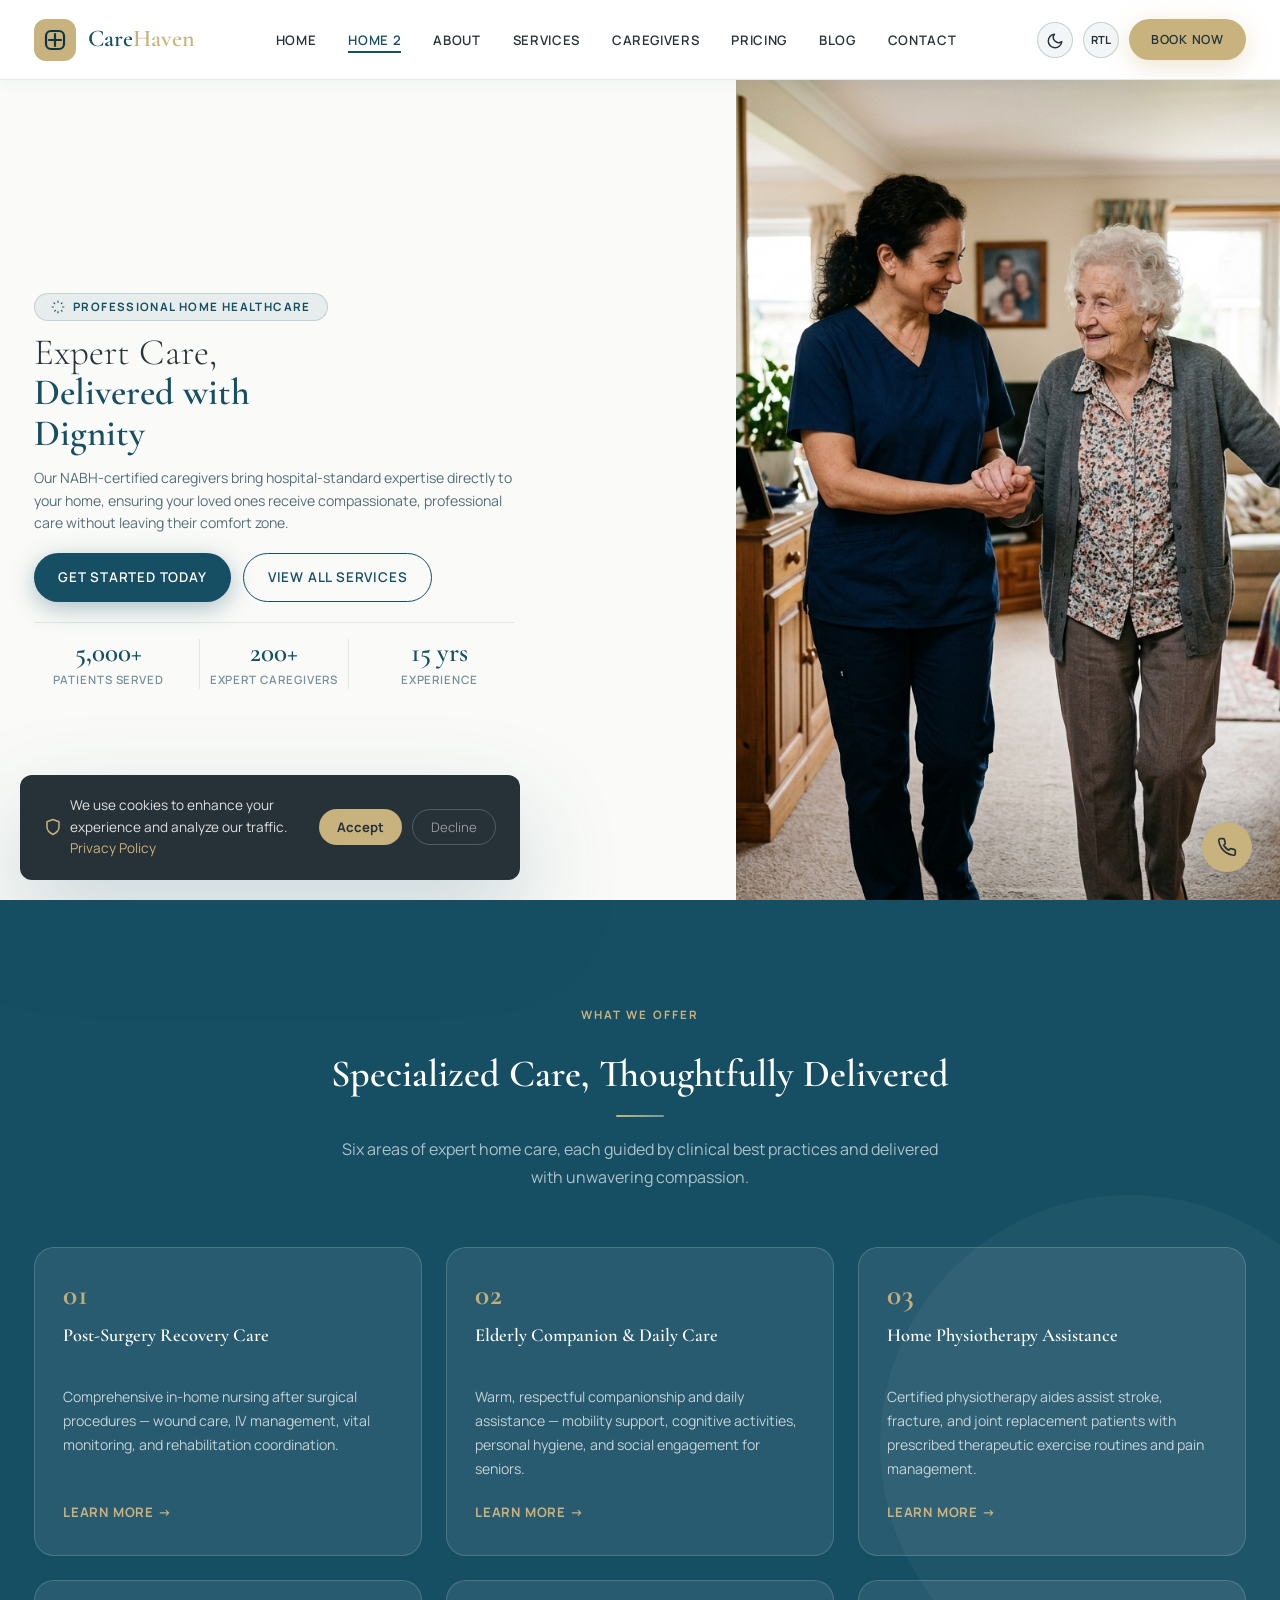
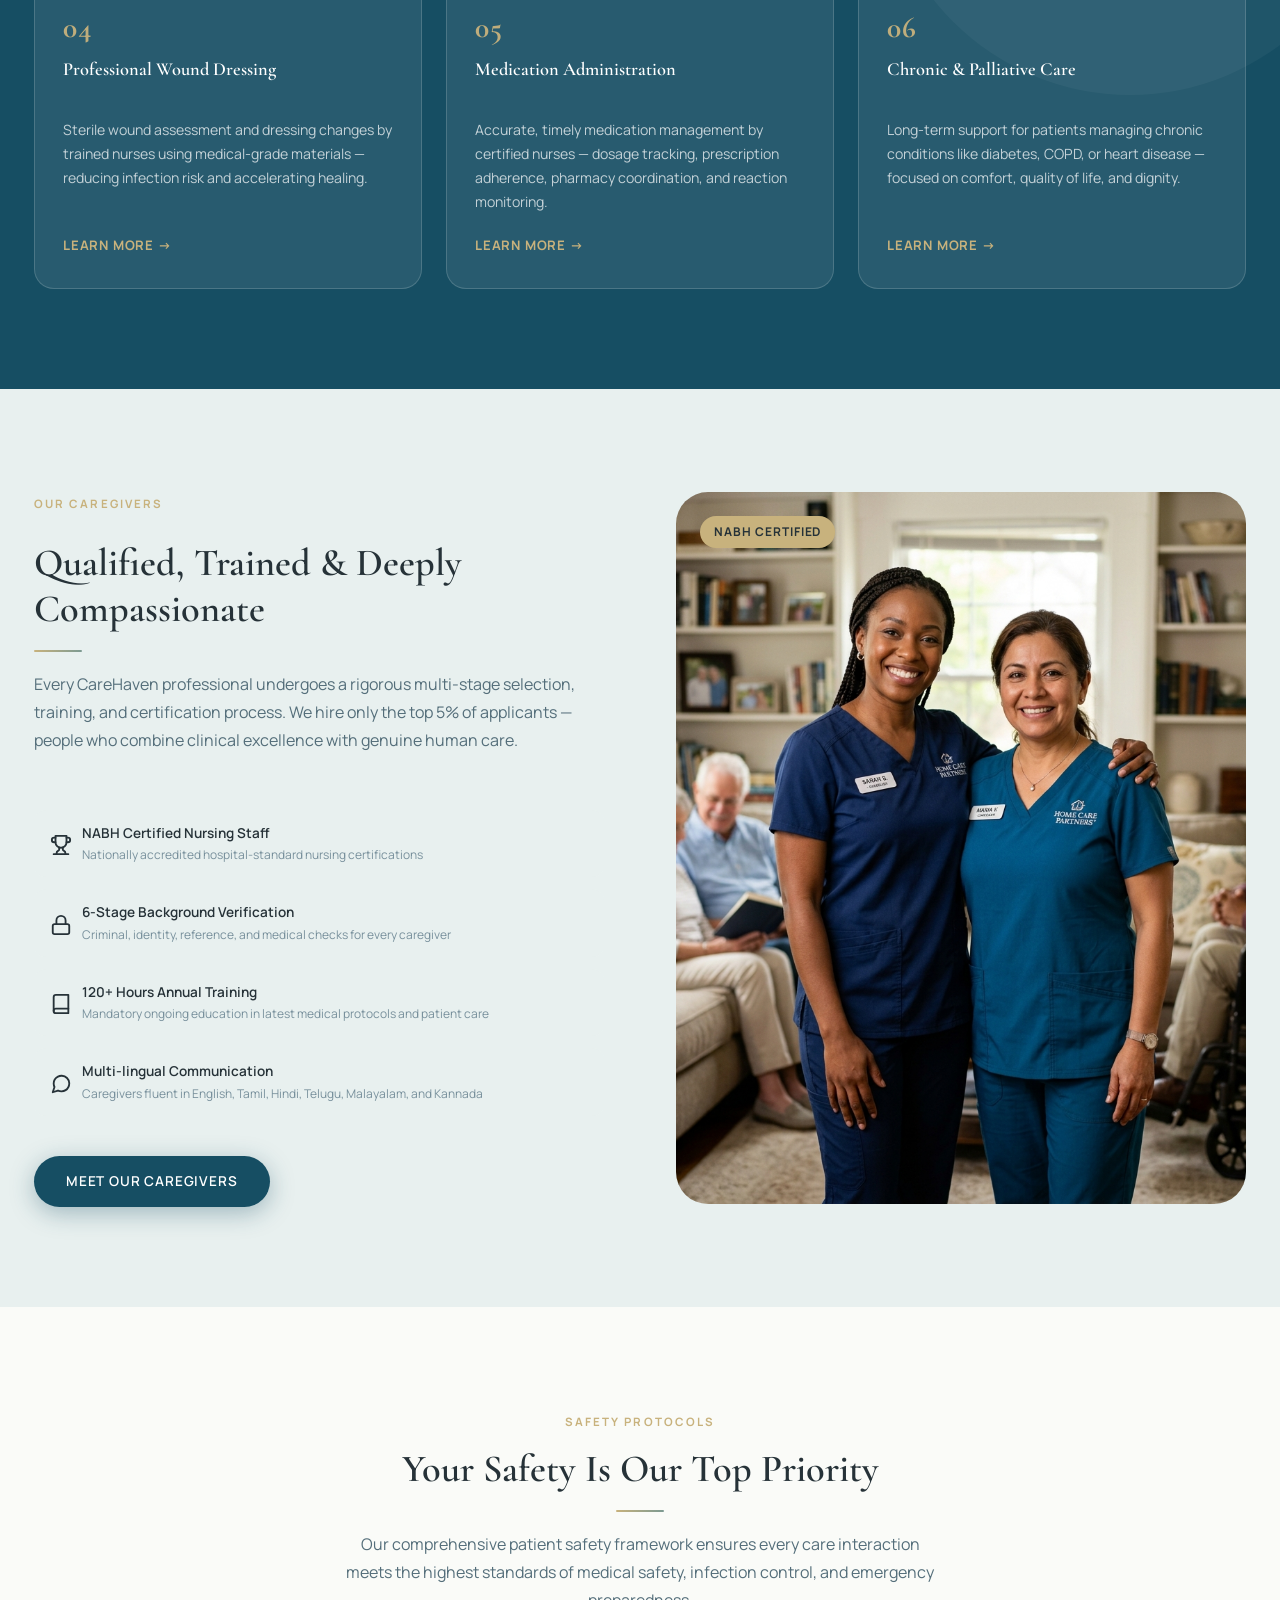
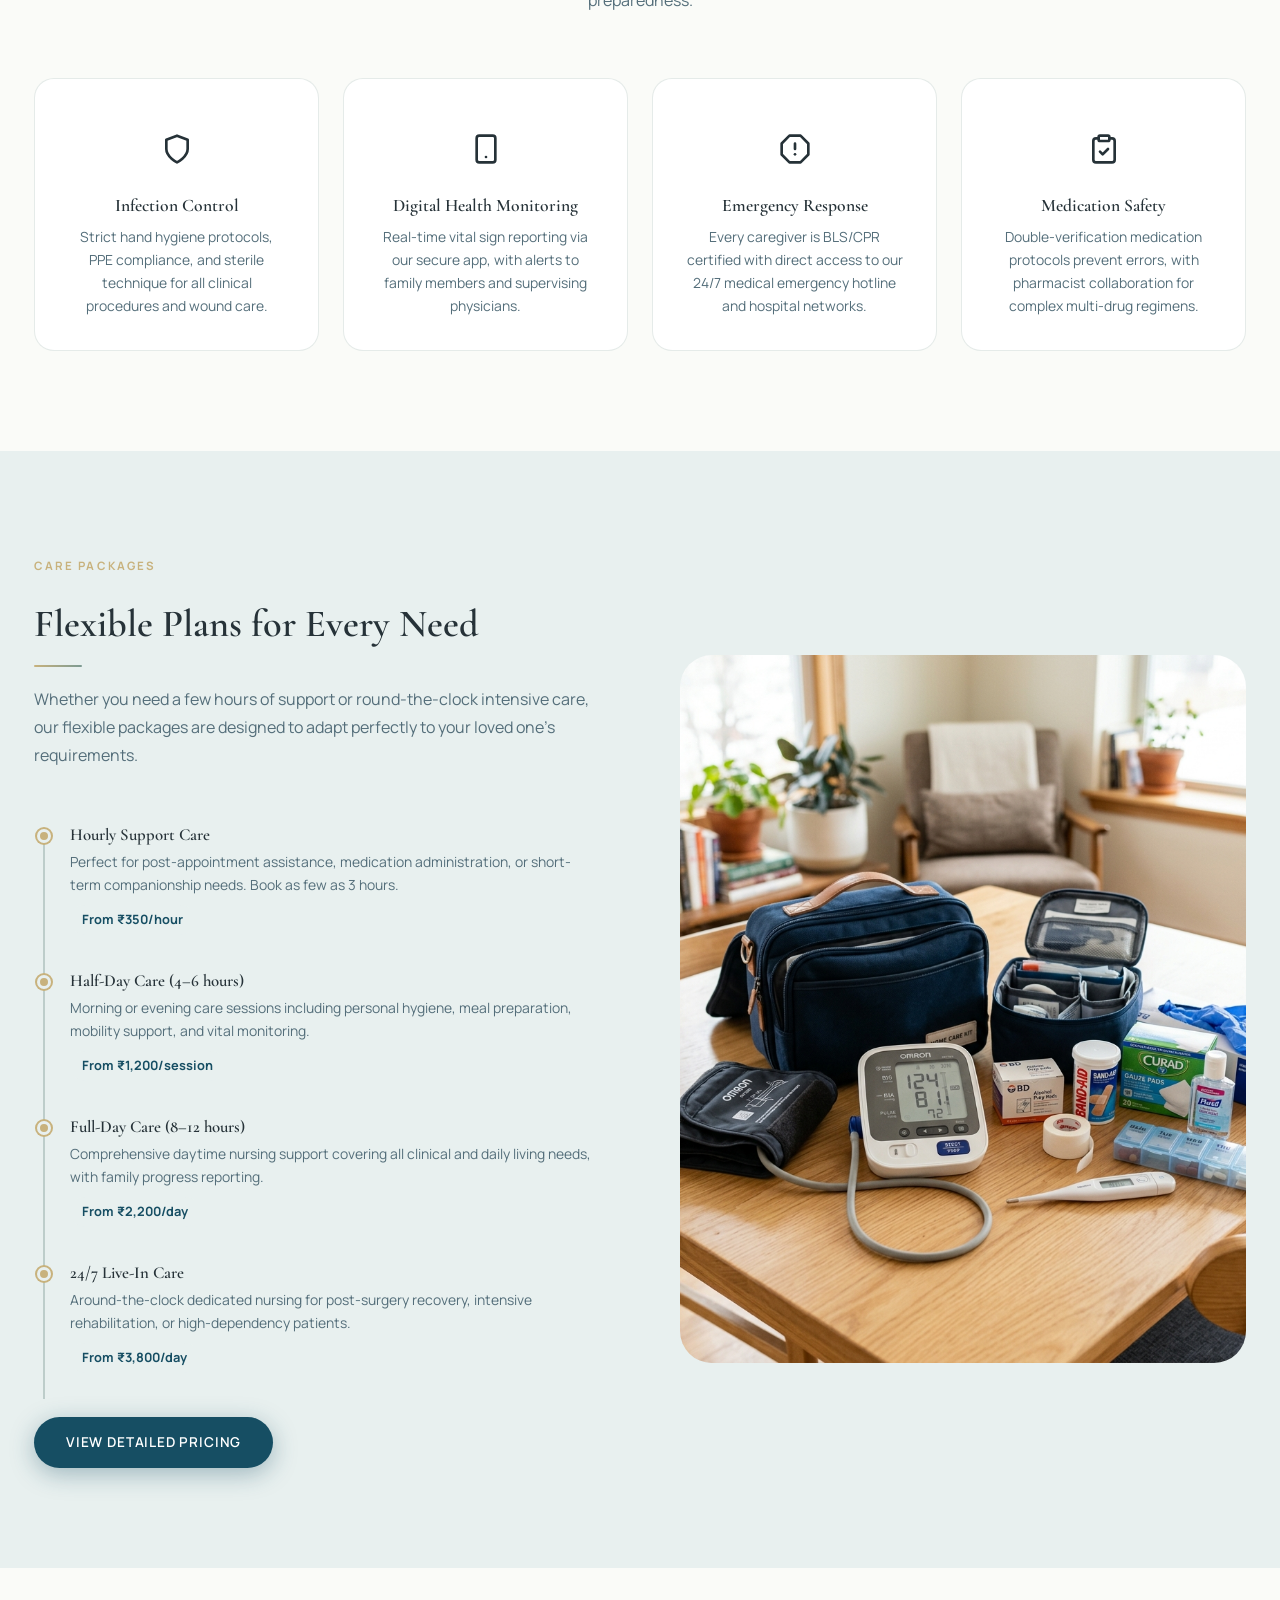
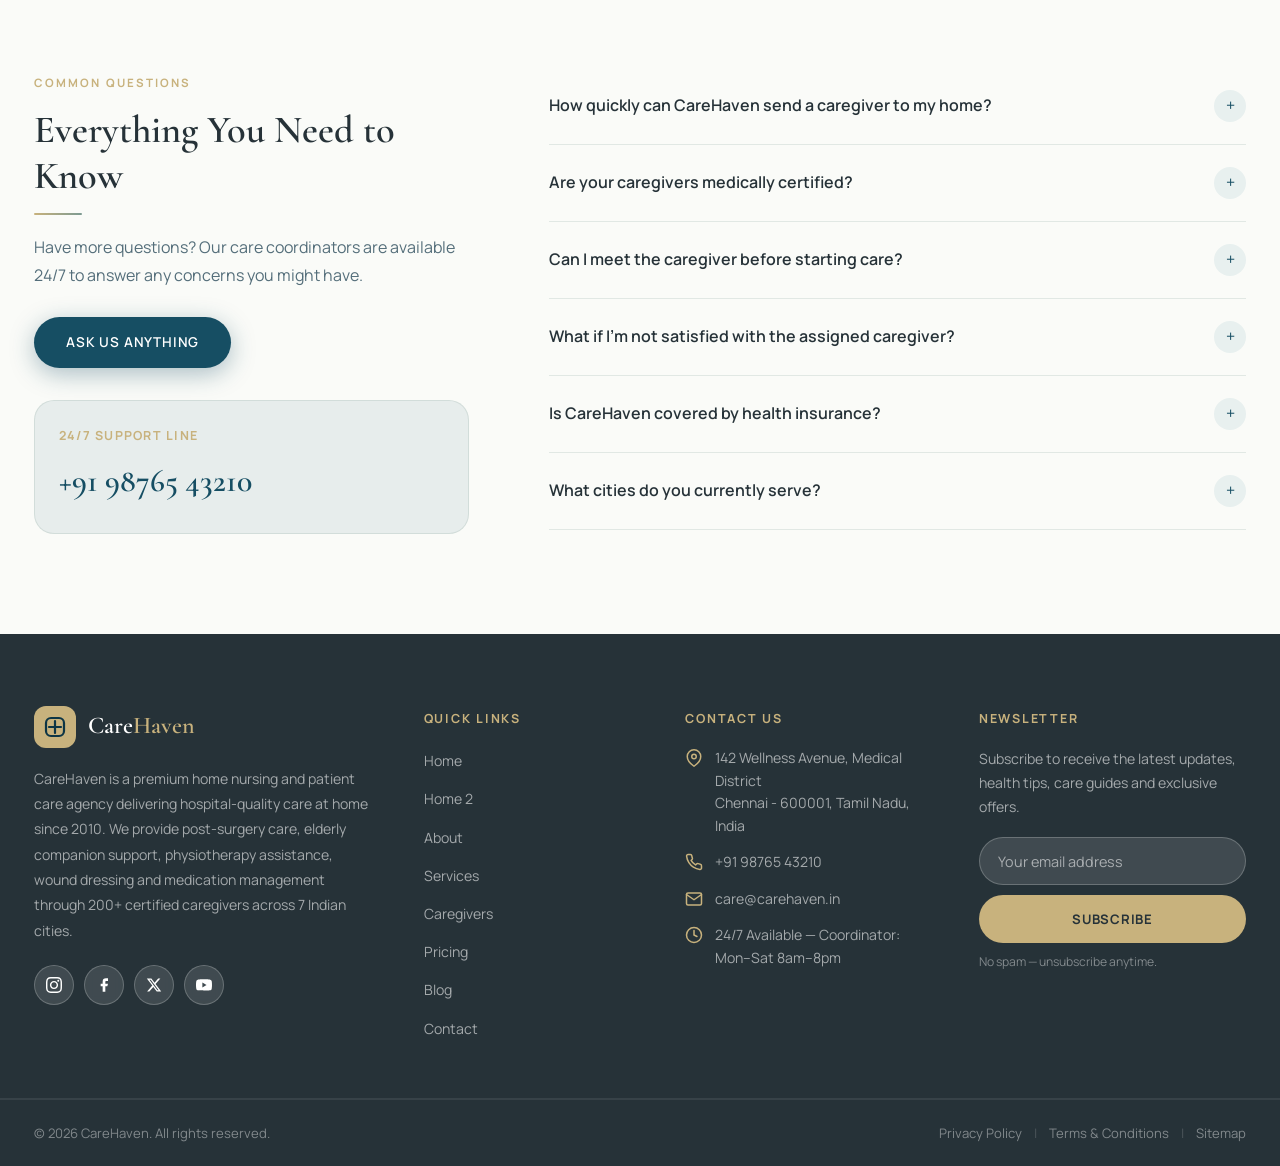
<file: home2.html>
<!DOCTYPE html>
<html lang="en" data-theme="light" dir="ltr">
<head>
  <meta charset="UTF-8">
  <meta name="viewport" content="width=device-width, initial-scale=1.0">
  <meta name="description" content="CareHaven — Alternative homepage showcasing caregiver qualifications, patient safety, and personalized care packages.">
  <title>CareHaven — Compassionate Home Care | Alternative Home</title>
  <link rel="icon" href="images/favicon.ico" sizes="any">
  <link rel="icon" type="image/svg+xml" href="images/favicon.svg">
  <link rel="icon" type="image/png" sizes="32x32" href="images/favicon-32x32.png">
  <link rel="icon" type="image/png" sizes="16x16" href="images/favicon-16x16.png">
  <link rel="apple-touch-icon" href="images/apple-touch-icon.png">
  <meta name="theme-color" content="#164E63">
  <link rel="stylesheet" href="css/style.css">
  <style>
    /* HOME 2 SPECIFIC HERO */
    .h2-hero {
      position: relative;
      height: calc(100vh - var(--navbar-h));
      min-height: 560px;
      max-height: 840px;
      background: var(--bg-primary);
      display: grid;
      grid-template-columns: 1.15fr 0.85fr;
      align-items: stretch;
      overflow: hidden;
      margin-top: var(--navbar-h);
      transition: background-color var(--transition-smooth);
    }
    .h2-hero-left {
      display: flex;
      flex-direction: column;
      justify-content: center;
      padding: 32px 40px 32px max(24px, calc((100vw - var(--container-w)) / 2 + 24px));
      position: relative;
      z-index: 2;
      width: 100%;
    }
    .h2-hero-content {
      max-width: 520px;
      width: 100%;
    }
    .h2-hero-right {
      position: relative;
      overflow: hidden;
      height: 100%;
      width: 100%;
    }
    .h2-hero-right img {
      width: 100%;
      height: 100%;
      object-fit: cover;
      object-position: center 25%;
      display: block;
    }

    /* ─── HOME 2 NAVBAR (ALWAYS FILLED & SOLID ON HOME 2) ─── */
    #navbar,
    #navbar.transparent,
    #navbar.scrolled {
      background: var(--bg-card) !important;
      border-bottom: 1px solid var(--border-light);
      box-shadow: 0 2px 14px rgba(22, 78, 99, 0.05);
      transition: background-color var(--transition-smooth), box-shadow var(--transition-smooth), height var(--transition-smooth);
    }
    #navbar .nav-logo-text {
      color: var(--teal);
    }
    #navbar .nav-logo-text span {
      color: var(--champagne);
    }
    #navbar .nav-link {
      color: var(--text-primary);
      font-weight: 600;
    }
    #navbar .nav-link:hover,
    #navbar .nav-link.active {
      color: var(--teal);
    }
    #navbar .nav-link::after {
      background: var(--teal);
    }
    #navbar .nav-toggle-btn {
      color: var(--text-primary);
      border-color: var(--border-medium);
      background: rgba(22, 78, 99, 0.05);
    }
    #navbar .nav-toggle-btn:hover {
      background: var(--teal);
      color: var(--white);
      border-color: var(--teal);
    }
    #navbar .hamburger span {
      background: var(--text-primary);
    }

    /* Dark Theme Navbar */
    [data-theme="dark"] #navbar,
    [data-theme="dark"] #navbar.transparent,
    [data-theme="dark"] #navbar.scrolled {
      background: var(--bg-card) !important;
      border-bottom: 1px solid var(--border-light);
      box-shadow: 0 4px 20px rgba(0, 0, 0, 0.4);
    }
    [data-theme="dark"] #navbar .nav-logo-text {
      color: var(--white);
    }
    [data-theme="dark"] #navbar .nav-logo-text span {
      color: var(--champagne);
    }
    [data-theme="dark"] #navbar .nav-link {
      color: rgba(255, 255, 255, 0.88);
      font-weight: 600;
    }
    [data-theme="dark"] #navbar .nav-link:hover,
    [data-theme="dark"] #navbar .nav-link.active {
      color: var(--champagne);
    }
    [data-theme="dark"] #navbar .nav-link::after {
      background: var(--champagne);
    }
    [data-theme="dark"] #navbar .nav-toggle-btn {
      color: var(--champagne);
      border-color: rgba(200, 178, 125, 0.35);
      background: rgba(255, 255, 255, 0.08);
    }
    [data-theme="dark"] #navbar .nav-toggle-btn:hover {
      background: var(--champagne);
      color: var(--charcoal);
    }
    [data-theme="dark"] #navbar .hamburger span {
      background: var(--champagne);
    }

    /* Badge Proper Width & Hero Sizing */
    .h2-hero .hero-eyebrow,
    .hero-eyebrow {
      display: inline-flex !important;
      align-items: center;
      gap: 8px;
      width: fit-content !important;
      max-width: max-content !important;
      align-self: flex-start;
      background: rgba(22, 78, 99, 0.08);
      border: 1px solid rgba(22, 78, 99, 0.18);
      color: var(--teal);
      padding: 6px 16px;
      border-radius: 999px;
      font-size: 0.72rem;
      font-weight: 700;
      letter-spacing: 0.12em;
      text-transform: uppercase;
      margin-bottom: 12px;
      line-height: 1;
    }
    .h2-hero-title {
      font-family: var(--font-display);
      font-size: clamp(1.95rem, 2.9vw, 2.85rem);
      font-weight: 300;
      color: var(--text-primary);
      line-height: 1.1;
      margin-bottom: 12px;
    }
    .h2-hero-title-accent {
      font-weight: 600;
      color: var(--teal);
    }
    .h2-hero-lead {
      font-size: clamp(0.88rem, 1.05vw, 0.96rem);
      line-height: 1.6;
      color: var(--text-secondary);
      margin-bottom: 18px;
      max-width: 480px;
    }
    .h2-hero-actions {
      display: flex;
      flex-wrap: wrap;
      gap: 12px;
      margin-bottom: 20px;
    }
    .h2-hero-actions .btn {
      padding: 12px 24px;
      font-size: 0.84rem;
    }
    .h2-hero-stats {
      display: grid;
      grid-template-columns: repeat(3, 1fr);
      gap: 16px;
      padding-top: 16px;
      border-top: 1px solid var(--border-light);
      max-width: 480px;
    }
    .h2-hero-stat-item {
      text-align: center;
    }
    .h2-hero-stat-num {
      font-family: var(--font-display);
      font-size: 1.7rem;
      font-weight: 600;
      color: var(--teal);
      line-height: 1;
      margin-bottom: 4px;
    }
    .h2-hero-stat-label {
      font-size: 0.72rem;
      font-weight: 600;
      text-transform: uppercase;
      letter-spacing: 0.08em;
      color: var(--text-muted);
    }

    [data-theme="dark"] .h2-hero {
      background: var(--bg-primary);
    }
    [data-theme="dark"] .h2-hero .hero-eyebrow,
    [data-theme="dark"] .hero-eyebrow {
      background: rgba(200, 178, 125, 0.12);
      border-color: rgba(200, 178, 125, 0.35);
      color: var(--champagne);
    }
    [data-theme="dark"] .h2-hero-title-accent {
      color: var(--champagne);
    }
    [data-theme="dark"] .h2-hero-stat-num {
      color: var(--champagne);
    }
    [data-theme="dark"] .h2-hero-stat-label {
      color: var(--text-secondary);
    }
    [data-theme="dark"] .h2-hero-right {
      border-left: 1px solid rgba(124, 154, 146, 0.15);
    }
    [data-theme="dark"] .cert-badge {
      background: var(--bg-card);
      border: 1px solid var(--border-light);
    }
    [data-theme="dark"] .cert-badge-text {
      color: var(--text-primary);
    }
    [data-theme="dark"] .cert-badge-sub {
      color: var(--text-secondary);
    }
    [data-theme="dark"] .cert-badge-icon svg {
      color: var(--champagne);
      stroke: var(--champagne);
    }
    [data-theme="dark"] .safety-icon svg {
      color: var(--champagne);
      stroke: var(--champagne);
    }
    [data-theme="dark"] .pkg-price {
      background: rgba(30, 106, 130, 0.3);
      color: var(--champagne);
      border: 1px solid rgba(200, 178, 125, 0.3);
    }
    .faq-support-box {
      margin-top: 32px;
      padding: 24px;
      background: rgba(22, 78, 99, 0.08);
      border-radius: var(--radius-lg);
      border: 1px solid var(--border-light);
    }
    .faq-support-num {
      font-family: var(--font-display);
      font-size: 2rem;
      font-weight: 600;
      color: var(--teal);
    }
    [data-theme="dark"] .faq-support-box {
      background: var(--bg-card);
      border: 1px solid var(--border-light);
    }
    [data-theme="dark"] .faq-support-num {
      color: var(--champagne);
    }

    /* FEATURED SERVICES */
    .featured-services { background: var(--teal); padding: 100px 0; position: relative; overflow: hidden; }
    .featured-services::after {
      content: '';
      position: absolute;
      right: -100px;
      top: 50%;
      transform: translateY(-50%);
      width: 500px;
      height: 500px;
      border-radius: 50%;
      background: rgba(255,255,255,0.04);
    }
    .fs-card {
      background: rgba(255,255,255,0.08);
      border: 1px solid rgba(255,255,255,0.16);
      border-radius: var(--radius-lg);
      padding: 32px 28px;
      transition: all var(--transition-smooth);
      display: flex;
      flex-direction: column;
      justify-content: space-between;
      height: 100%;
    }
    .fs-card:hover {
      background: rgba(255,255,255,0.16);
      transform: translateY(-6px);
      border-color: rgba(200,178,125,0.5);
      box-shadow: 0 14px 32px rgba(0,0,0,0.25);
    }
    .fs-number {
      font-family: var(--font-display);
      font-size: 1.85rem;
      font-weight: 700;
      color: var(--champagne);
      opacity: 0.95;
      letter-spacing: 0.04em;
      margin-bottom: 14px;
      line-height: 1;
    }
    .fs-card h3 {
      color: white;
      font-size: 1.15rem;
      font-weight: 600;
      margin-bottom: 12px;
      line-height: 1.35;
      min-height: 2.7em;
    }
    .fs-card p {
      color: rgba(255,255,255,0.72);
      font-size: 0.88rem;
      line-height: 1.7;
      margin-bottom: 20px;
      flex: 1;
    }
    .fs-card .fs-link {
      color: var(--champagne);
      font-size: 0.82rem;
      font-weight: 700;
      letter-spacing: 0.06em;
      text-transform: uppercase;
      display: inline-flex;
      align-items: center;
      gap: 6px;
      margin-top: auto;
      align-self: flex-start;
      transition: gap 0.2s ease, color 0.2s ease;
    }
    .fs-card:hover .fs-link {
      gap: 10px;
      color: var(--champagne-light);
    }

    /* CAREGIVER SPOTLIGHT */
    .spotlight { background: var(--bg-secondary); }
    .spotlight-img {
      border-radius: var(--radius-xl);
      overflow: hidden;
      aspect-ratio: 4/5;
      position: relative;
    }
    .spotlight-img img { width: 100%; height: 100%; object-fit: cover; }
    .spotlight-tag {
      position: absolute;
      top: 24px;
      left: 24px;
      background: var(--champagne);
      color: var(--charcoal);
      font-size: 0.75rem;
      font-weight: 700;
      letter-spacing: 0.08em;
      text-transform: uppercase;
      padding: 6px 14px;
      border-radius: var(--radius-full);
    }
    .cert-badge {
      display: inline-flex;
      align-items: center;
      gap: 10px;
      background: var(--mist);
      border-radius: var(--radius-md);
      padding: 12px 16px;
      margin-bottom: 12px;
      width: 100%;
    }
    .cert-badge-icon { font-size: 1.3rem; }
    .cert-badge-text { font-size: 0.85rem; font-weight: 600; color: var(--text-primary); }
    .cert-badge-sub { font-size: 0.75rem; color: var(--text-muted); }

    /* SAFETY SECTION */
    .safety-section { background: var(--bg-primary); }
    .safety-card {
      background: var(--bg-card);
      border-radius: var(--radius-lg);
      padding: 32px;
      border: 1px solid var(--border-light);
      text-align: center;
      transition: all var(--transition-smooth);
      position: relative;
      overflow: hidden;
    }
    .safety-card::after {
      content: '';
      position: absolute;
      bottom: 0;
      left: 0;
      right: 0;
      height: 3px;
      background: linear-gradient(90deg, var(--teal), var(--sage));
      transform: scaleX(0);
      transition: transform var(--transition-smooth);
    }
    .safety-card:hover::after { transform: scaleX(1); }
    .safety-card:hover { transform: translateY(-6px); box-shadow: var(--shadow-md); }
    .safety-icon { font-size: 2.5rem; margin-bottom: 16px; }
    .safety-card h3 { font-size: 1.1rem; margin-bottom: 10px; }
    .safety-card p { font-size: 0.87rem; color: var(--text-secondary); line-height: 1.65; }

    /* CARE PACKAGES */
    .packages-section { background: var(--bg-secondary); }
    .package-timeline {
      position: relative;
      padding-left: 36px;
    }
    .package-timeline::before {
      content: '';
      position: absolute;
      left: 10px;
      transform: translateX(-50%);
      top: 10px;
      bottom: 10px;
      width: 2px;
      background: var(--border-medium);
    }
    .pkg-item {
      position: relative;
      padding: 0 0 36px 0;
    }
    .pkg-item::before {
      content: '';
      position: absolute;
      left: -26px;
      transform: translateX(-50%);
      top: 4px;
      width: 14px;
      height: 14px;
      border-radius: 50%;
      background: var(--champagne);
      border: 3px solid var(--bg-secondary);
      box-shadow: 0 0 0 2px var(--champagne);
    }
    .pkg-item h4 { font-size: 1.05rem; color: var(--text-primary); margin-bottom: 6px; }
    .pkg-item p { font-size: 0.87rem; color: var(--text-secondary); line-height: 1.65; }
    .pkg-price {
      display: inline-flex;
      align-items: center;
      gap: 6px;
      font-size: 0.8rem;
      font-weight: 700;
      color: var(--teal);
      background: var(--mist);
      padding: 4px 12px;
      border-radius: var(--radius-full);
      margin-top: 8px;
    }

    /* TESTIMONIALS V2 */
    .testimonials-v2 { background: var(--charcoal); padding: 100px 0; }
    .testimonials-v2 .testimonial-card {
      background: rgba(255,255,255,0.06);
      border-color: rgba(255,255,255,0.1);
    }
    .testimonials-v2 .testimonial-text { color: rgba(255,255,255,0.85); }
    .testimonials-v2 .testimonial-name { color: var(--white); }
    .testimonials-v2 .testimonial-role { color: rgba(255,255,255,0.5); }

    /* FAQ SECTION */
    .faq-section { background: var(--bg-primary); }
    .faq-split { display: grid; grid-template-columns: 1fr 1.6fr; gap: 80px; align-items: start; }

    [data-theme="dark"] .faq-question {
      color: var(--text-primary);
    }
    [data-theme="dark"] .faq-question:hover {
      color: var(--champagne);
    }
    [data-theme="dark"] .faq-icon {
      background: rgba(200, 178, 125, 0.15);
      color: var(--champagne);
      border: 1px solid rgba(200, 178, 125, 0.3);
    }
    [data-theme="dark"] .faq-question:hover .faq-icon,
    [data-theme="dark"] .faq-item.open .faq-icon {
      background: var(--champagne);
      color: var(--charcoal);
      border-color: var(--champagne);
    }

    @media (max-width: 1200px) {
      .h2-hero-left { padding: 24px 32px 24px max(24px, calc((100vw - var(--container-w)) / 2 + 24px)); }
      .h2-hero-title { font-size: 2.2rem; }
    }
    @media (max-width: 1024px) {
      .h2-hero {
        grid-template-columns: 1fr;
        height: auto;
        max-height: none;
        min-height: auto;
      }
      .h2-hero-left {
        padding: 40px 24px 36px;
        align-items: center;
      }
      .h2-hero-content {
        max-width: 560px;
        margin: 0 auto;
      }
      .h2-hero-right {
        height: 360px;
        min-height: 360px;
      }
    }
    @media (max-width: 768px) {
      .faq-split { grid-template-columns: 1fr; }
    }
  </style>
</head>
<body>
<div class="page-transition" id="pageTransition"></div>

<!-- NAVBAR -->
<nav id="navbar" data-transparent="false">
  <div class="nav-container">
    <a href="index.html" class="nav-logo"><div class="nav-logo-icon"><svg width="22" height="22" viewBox="0 0 24 24" fill="none" stroke="currentColor" stroke-width="2.2" stroke-linecap="round" stroke-linejoin="round"><path d="M12 6v12M6 12h12"/><rect x="3" y="3" width="18" height="18" rx="5"/></svg></div><span class="nav-logo-text">Care<span>Haven</span></span></a>
    <ul class="nav-menu">
      <li><a href="index.html" class="nav-link">Home</a></li>
      <li><a href="home2.html" class="nav-link active">Home 2</a></li>
      <li><a href="about.html" class="nav-link">About</a></li>
      <li><a href="services.html" class="nav-link">Services</a></li>
      <li><a href="caregivers.html" class="nav-link">Caregivers</a></li>
      <li><a href="pricing.html" class="nav-link">Pricing</a></li>
      <li><a href="blog.html" class="nav-link">Blog</a></li>
      <li><a href="contact.html" class="nav-link">Contact</a></li>
    </ul>
    <div class="nav-actions">
      <button class="nav-toggle-btn" data-theme-toggle><span id="themeIcon"><svg width="18" height="18" viewBox="0 0 24 24" fill="none" stroke="currentColor" stroke-width="2" stroke-linecap="round" stroke-linejoin="round"><path d="M21 12.79A9 9 0 1 1 11.21 3 7 7 0 0 0 21 12.79z"/></svg></span></button>
      <button class="nav-toggle-btn" id="dirToggle" data-dir-toggle style="font-size:0.7rem;font-weight:700;">RTL</button>
      <a href="contact.html" class="btn btn-champagne btn-sm nav-cta">Book Now</a>
      <button class="hamburger" id="hamburger"><span></span><span></span><span></span></button>
    </div>
  </div>
</nav>
<div class="mobile-nav-overlay" id="mobileOverlay"></div>
<div class="mobile-nav" id="mobileNav">
  <a href="index.html" class="mobile-nav-link">Home</a>
  <a href="home2.html" class="mobile-nav-link active">Home 2</a>
  <a href="about.html" class="mobile-nav-link">About</a>
  <a href="services.html" class="mobile-nav-link">Services</a>
  <a href="caregivers.html" class="mobile-nav-link">Caregivers</a>
  <a href="pricing.html" class="mobile-nav-link">Pricing</a>
  <a href="blog.html" class="mobile-nav-link">Blog</a>
  <a href="contact.html" class="mobile-nav-link">Contact</a>
  <a href="contact.html" class="btn btn-primary">Book Now</a>
</div>

<!-- SECTION 1: SPLIT HERO -->
<section class="h2-hero">
  <div class="h2-hero-left">
    <div class="h2-hero-content">
      <div class="hero-eyebrow">
        <span><svg width="14" height="14" viewBox="0 0 24 24" fill="none" stroke="currentColor" stroke-width="2" stroke-linecap="round" stroke-linejoin="round"><path d="M12 2v2M12 20v2M4.93 4.93l1.41 1.41M17.66 17.66l1.41 1.41M2 12h2M20 12h2M6.34 19.07l1.41-1.41M17.66 6.34l1.41-1.41"/></svg></span> Professional Home Healthcare
      </div>
      <h1 class="h2-hero-title">
        Expert Care,<br><span class="h2-hero-title-accent">Delivered with<br>Dignity</span>
      </h1>
      <p class="h2-hero-lead">Our NABH-certified caregivers bring hospital-standard expertise directly to your home, ensuring your loved ones receive compassionate, professional care without leaving their comfort zone.</p>
      <div class="h2-hero-actions">
        <a href="contact.html" class="btn btn-primary">Get Started Today</a>
        <a href="services.html" class="btn btn-outline">View All Services</a>
      </div>
      <div class="h2-hero-stats">
        <div class="h2-hero-stat-item">
          <div class="h2-hero-stat-num" data-count="5000" data-suffix="+">5000+</div>
          <div class="h2-hero-stat-label">Patients Served</div>
        </div>
        <div class="h2-hero-stat-item" style="border-left:1px solid var(--border-light);border-right:1px solid var(--border-light);">
          <div class="h2-hero-stat-num" data-count="200" data-suffix="+">200+</div>
          <div class="h2-hero-stat-label">Expert Caregivers</div>
        </div>
        <div class="h2-hero-stat-item">
          <div class="h2-hero-stat-num" data-count="15" data-suffix=" yrs">15 yrs</div>
          <div class="h2-hero-stat-label">Experience</div>
        </div>
      </div>
    </div>
  </div>
  <div class="h2-hero-right">
    <img src="images/home2_hero.jpg" alt="Caring nurse with elderly patient at home">
  </div>
</section>

<!-- SECTION 2: FEATURED SERVICES -->
<section class="featured-services">
  <div class="container">
    <div class="section-header centered reveal" style="margin-bottom:56px;">
      <span class="label" style="color:var(--champagne);">What We Offer</span>
      <h2 class="h2" style="color:white;margin-top:12px;">Specialized Care, Thoughtfully Delivered</h2>
      <div class="divider-line"></div>
      <p style="color:rgba(255,255,255,0.65);">Six areas of expert home care, each guided by clinical best practices and delivered with unwavering compassion.</p>
    </div>
    <div class="grid-3">
      <div class="fs-card reveal">
        <div class="fs-number">01</div>
        <h3>Post-Surgery Recovery Care</h3>
        <p>Comprehensive in-home nursing after surgical procedures — wound care, IV management, vital monitoring, and rehabilitation coordination.</p>
        <a href="services.html#post-surgery" class="fs-link">Learn More →</a>
      </div>
      <div class="fs-card reveal reveal-delay-1">
        <div class="fs-number">02</div>
        <h3>Elderly Companion & Daily Care</h3>
        <p>Warm, respectful companionship and daily assistance — mobility support, cognitive activities, personal hygiene, and social engagement for seniors.</p>
        <a href="services.html#elderly-care" class="fs-link">Learn More →</a>
      </div>
      <div class="fs-card reveal reveal-delay-2">
        <div class="fs-number">03</div>
        <h3>Home Physiotherapy Assistance</h3>
        <p>Certified physiotherapy aides assist stroke, fracture, and joint replacement patients with prescribed therapeutic exercise routines and pain management.</p>
        <a href="services.html#physiotherapy" class="fs-link">Learn More →</a>
      </div>
      <div class="fs-card reveal reveal-delay-1">
        <div class="fs-number">04</div>
        <h3>Professional Wound Dressing</h3>
        <p>Sterile wound assessment and dressing changes by trained nurses using medical-grade materials — reducing infection risk and accelerating healing.</p>
        <a href="services.html#wound-care" class="fs-link">Learn More →</a>
      </div>
      <div class="fs-card reveal reveal-delay-2">
        <div class="fs-number">05</div>
        <h3>Medication Administration</h3>
        <p>Accurate, timely medication management by certified nurses — dosage tracking, prescription adherence, pharmacy coordination, and reaction monitoring.</p>
        <a href="services.html#medication" class="fs-link">Learn More →</a>
      </div>
      <div class="fs-card reveal reveal-delay-3">
        <div class="fs-number">06</div>
        <h3>Chronic & Palliative Care</h3>
        <p>Long-term support for patients managing chronic conditions like diabetes, COPD, or heart disease — focused on comfort, quality of life, and dignity.</p>
        <a href="services.html" class="fs-link">Learn More →</a>
      </div>
    </div>
  </div>
</section>

<!-- SECTION 3: CAREGIVER QUALIFICATIONS SPOTLIGHT -->
<section class="spotlight section-py">
  <div class="container">
    <div style="display:grid;grid-template-columns:1fr 1fr;gap:72px;align-items:center;">
      <div class="reveal">
        <div class="section-header">
          <span class="label">Our Caregivers</span>
          <h2 class="h2" style="margin-top:12px;">Qualified, Trained & Deeply Compassionate</h2>
          <div class="divider-line"></div>
          <p>Every CareHaven professional undergoes a rigorous multi-stage selection, training, and certification process. We hire only the top 5% of applicants — people who combine clinical excellence with genuine human care.</p>
        </div>
        <div>
          <div class="cert-badge">
            <div class="cert-badge-icon"><svg width="22" height="22" viewBox="0 0 24 24" fill="none" stroke="currentColor" stroke-width="2" stroke-linecap="round" stroke-linejoin="round"><path d="M6 9H4.5a2.5 2.5 0 0 1 0-5H6"/><path d="M18 9h1.5a2.5 2.5 0 0 0 0-5H18"/><path d="M4 22h16"/><path d="M10 14.66V17c0 .55-.47.98-.97 1.21C7.85 18.75 7 20.24 7 22"/><path d="M14 14.66V17c0 .55.47.98.97 1.21C16.15 18.75 17 20.24 17 22"/><path d="M18 2H6v7a6 6 0 0 0 12 0V2z"/></svg></div>
            <div>
              <div class="cert-badge-text">NABH Certified Nursing Staff</div>
              <div class="cert-badge-sub">Nationally accredited hospital-standard nursing certifications</div>
            </div>
          </div>
          <div class="cert-badge">
            <div class="cert-badge-icon"><svg width="22" height="22" viewBox="0 0 24 24" fill="none" stroke="currentColor" stroke-width="2" stroke-linecap="round" stroke-linejoin="round"><rect x="3" y="11" width="18" height="11" rx="2" ry="2"/><path d="M7 11V7a5 5 0 0 1 10 0v4"/></svg></div>
            <div>
              <div class="cert-badge-text">6-Stage Background Verification</div>
              <div class="cert-badge-sub">Criminal, identity, reference, and medical checks for every caregiver</div>
            </div>
          </div>
          <div class="cert-badge">
            <div class="cert-badge-icon"><svg width="22" height="22" viewBox="0 0 24 24" fill="none" stroke="currentColor" stroke-width="2" stroke-linecap="round" stroke-linejoin="round"><path d="M4 19.5A2.5 2.5 0 0 1 6.5 17H20"/><path d="M6.5 2H20v20H6.5A2.5 2.5 0 0 1 4 19.5v-15A2.5 2.5 0 0 1 6.5 2z"/></svg></div>
            <div>
              <div class="cert-badge-text">120+ Hours Annual Training</div>
              <div class="cert-badge-sub">Mandatory ongoing education in latest medical protocols and patient care</div>
            </div>
          </div>
          <div class="cert-badge">
            <div class="cert-badge-icon"><svg width="22" height="22" viewBox="0 0 24 24" fill="none" stroke="currentColor" stroke-width="2" stroke-linecap="round" stroke-linejoin="round"><path d="M21 11.5a8.38 8.38 0 0 1-.9 3.8 8.5 8.5 0 0 1-7.6 4.7 8.38 8.38 0 0 1-3.8-.9L3 21l1.9-5.7a8.38 8.38 0 0 1-.9-3.8 8.5 8.5 0 0 1 4.7-7.6 8.38 8.38 0 0 1 3.8-.9h.5a8.48 8.48 0 0 1 8 8v.5z"/></svg></div>
            <div>
              <div class="cert-badge-text">Multi-lingual Communication</div>
              <div class="cert-badge-sub">Caregivers fluent in English, Tamil, Hindi, Telugu, Malayalam, and Kannada</div>
            </div>
          </div>
        </div>
        <a href="caregivers.html" class="btn btn-primary" style="margin-top:28px;">Meet Our Caregivers</a>
      </div>
      <div class="reveal reveal-delay-1">
        <div class="spotlight-img">
          <img src="images/our_caregivers.jpg" alt="Certified CareHaven nurse in professional uniform">
          <span class="spotlight-tag">NABH Certified</span>
        </div>
      </div>
    </div>
  </div>
</section>

<!-- SECTION 4: PATIENT SAFETY -->
<section class="safety-section section-py">
  <div class="container">
    <div class="section-header centered reveal">
      <span class="label">Safety Protocols</span>
      <h2 class="h2">Your Safety Is Our Top Priority</h2>
      <div class="divider-line"></div>
      <p>Our comprehensive patient safety framework ensures every care interaction meets the highest standards of medical safety, infection control, and emergency preparedness.</p>
    </div>
    <div class="grid-4">
      <div class="safety-card reveal">
        <div class="safety-icon"><svg width="32" height="32" viewBox="0 0 24 24" fill="none" stroke="currentColor" stroke-width="2" stroke-linecap="round" stroke-linejoin="round"><path d="M12 22s8-4 8-10V5l-8-3-8 3v7c0 6 8 10 8 10z"/></svg></div>
        <h3>Infection Control</h3>
        <p>Strict hand hygiene protocols, PPE compliance, and sterile technique for all clinical procedures and wound care.</p>
      </div>
      <div class="safety-card reveal reveal-delay-1">
        <div class="safety-icon"><svg width="32" height="32" viewBox="0 0 24 24" fill="none" stroke="currentColor" stroke-width="2" stroke-linecap="round" stroke-linejoin="round"><rect x="5" y="2" width="14" height="20" rx="2" ry="2"/><line x1="12" y1="18" x2="12.01" y2="18"/></svg></div>
        <h3>Digital Health Monitoring</h3>
        <p>Real-time vital sign reporting via our secure app, with alerts to family members and supervising physicians.</p>
      </div>
      <div class="safety-card reveal reveal-delay-2">
        <div class="safety-icon"><svg width="32" height="32" viewBox="0 0 24 24" fill="none" stroke="currentColor" stroke-width="2" stroke-linecap="round" stroke-linejoin="round"><polygon points="7.86 2 16.14 2 22 7.86 22 16.14 16.14 22 7.86 22 2 16.14 2 7.86 7.86 2"/><line x1="12" y1="8" x2="12" y2="12"/><line x1="12" y1="16" x2="12.01" y2="16"/></svg></div>
        <h3>Emergency Response</h3>
        <p>Every caregiver is BLS/CPR certified with direct access to our 24/7 medical emergency hotline and hospital networks.</p>
      </div>
      <div class="safety-card reveal reveal-delay-3">
        <div class="safety-icon"><svg width="32" height="32" viewBox="0 0 24 24" fill="none" stroke="currentColor" stroke-width="2" stroke-linecap="round" stroke-linejoin="round"><path d="M16 4h2a2 2 0 0 1 2 2v14a2 2 0 0 1-2 2H6a2 2 0 0 1-2-2V6a2 2 0 0 1 2-2h2"/><rect x="8" y="2" width="8" height="4" rx="1" ry="1"/><path d="m9 14 2 2 4-4"/></svg></div>
        <h3>Medication Safety</h3>
        <p>Double-verification medication protocols prevent errors, with pharmacist collaboration for complex multi-drug regimens.</p>
      </div>
    </div>
  </div>
</section>

<!-- SECTION 5: CARE PACKAGES -->
<section class="packages-section section-py">
  <div class="container">
    <div style="display:grid;grid-template-columns:1fr 1fr;gap:80px;align-items:center;">
      <div class="reveal">
        <div class="section-header">
          <span class="label">Care Packages</span>
          <h2 class="h2" style="margin-top:12px;">Flexible Plans for Every Need</h2>
          <div class="divider-line"></div>
          <p>Whether you need a few hours of support or round-the-clock intensive care, our flexible packages are designed to adapt perfectly to your loved one's requirements.</p>
        </div>
        <div class="package-timeline">
          <div class="pkg-item">
            <h4>Hourly Support Care</h4>
            <p>Perfect for post-appointment assistance, medication administration, or short-term companionship needs. Book as few as 3 hours.</p>
            <span class="pkg-price">From ₹350/hour</span>
          </div>
          <div class="pkg-item">
            <h4>Half-Day Care (4–6 hours)</h4>
            <p>Morning or evening care sessions including personal hygiene, meal preparation, mobility support, and vital monitoring.</p>
            <span class="pkg-price">From ₹1,200/session</span>
          </div>
          <div class="pkg-item">
            <h4>Full-Day Care (8–12 hours)</h4>
            <p>Comprehensive daytime nursing support covering all clinical and daily living needs, with family progress reporting.</p>
            <span class="pkg-price">From ₹2,200/day</span>
          </div>
          <div class="pkg-item">
            <h4>24/7 Live-In Care</h4>
            <p>Around-the-clock dedicated nursing for post-surgery recovery, intensive rehabilitation, or high-dependency patients.</p>
            <span class="pkg-price">From ₹3,800/day</span>
          </div>
        </div>
        <a href="pricing.html" class="btn btn-primary" style="margin-top:8px;">View Detailed Pricing</a>
      </div>
      <div class="reveal reveal-delay-1">
        <img src="images/care_packages.jpg" alt="Home nurse providing daily care support" style="border-radius:var(--radius-xl);width:100%;object-fit:cover;aspect-ratio:4/5;">
      </div>
    </div>
  </div>
</section>

<!-- SECTION 6: FAQ -->
<section class="faq-section section-py">
  <div class="container">
    <div class="faq-split">
      <div class="reveal">
        <span class="label">Common Questions</span>
        <h2 class="h2" style="margin-top:12px;">Everything You Need to Know</h2>
        <div class="divider-line"></div>
        <p style="color:var(--text-secondary);line-height:1.75;margin-bottom:28px;">Have more questions? Our care coordinators are available 24/7 to answer any concerns you might have.</p>
        <a href="contact.html" class="btn btn-primary">Ask Us Anything</a>
        <div class="faq-support-box">
          <div style="font-size:0.78rem;font-weight:700;letter-spacing:0.1em;text-transform:uppercase;color:var(--champagne);margin-bottom:8px;">24/7 Support Line</div>
          <a href="tel:+919876543210" class="faq-support-num">+91 98765 43210</a>
        </div>
      </div>
      <div class="reveal reveal-delay-1">
        <div class="faq-item">
          <div class="faq-question">
            <h4>How quickly can CareHaven send a caregiver to my home?</h4>
            <div class="faq-icon">+</div>
          </div>
          <div class="faq-answer"><p>For urgent requests, we can typically deploy a qualified caregiver within 4–6 hours of your inquiry. For planned care, we recommend booking 24–48 hours in advance to ensure the perfect caregiver match. Our emergency line is available 24/7.</p></div>
        </div>
        <div class="faq-item">
          <div class="faq-question">
            <h4>Are your caregivers medically certified?</h4>
            <div class="faq-icon">+</div>
          </div>
          <div class="faq-answer"><p>Yes. All our caregivers hold relevant medical certifications — GNM (General Nursing & Midwifery), B.Sc Nursing, or equivalent qualifications. Each has undergone our 120-hour internal training program and passed our 6-stage background verification process.</p></div>
        </div>
        <div class="faq-item">
          <div class="faq-question">
            <h4>Can I meet the caregiver before starting care?</h4>
            <div class="faq-icon">+</div>
          </div>
          <div class="faq-answer"><p>Absolutely. We strongly encourage a meet-and-greet session before care begins. This allows the patient and family to get comfortable with the caregiver, and allows us to fine-tune the care plan based on the caregiver's initial assessment.</p></div>
        </div>
        <div class="faq-item">
          <div class="faq-question">
            <h4>What if I'm not satisfied with the assigned caregiver?</h4>
            <div class="faq-icon">+</div>
          </div>
          <div class="faq-answer"><p>Your satisfaction is our priority. If at any point you feel a caregiver is not the right fit — for any reason — simply contact your care coordinator and we will arrange a replacement within 24 hours. No questions asked.</p></div>
        </div>
        <div class="faq-item">
          <div class="faq-question">
            <h4>Is CareHaven covered by health insurance?</h4>
            <div class="faq-icon">+</div>
          </div>
          <div class="faq-answer"><p>Many health insurance plans cover home nursing services under their domiciliary care provisions. We work with all major insurance providers and will assist you with documentation for reimbursement claims. Contact us for insurer-specific guidance.</p></div>
        </div>
        <div class="faq-item">
          <div class="faq-question">
            <h4>What cities do you currently serve?</h4>
            <div class="faq-icon">+</div>
          </div>
          <div class="faq-answer"><p>We currently operate in Chennai, Bangalore, Mumbai, Delhi, Hyderabad, Pune, and Coimbatore. We are rapidly expanding to 20+ cities by 2026. Contact us even if your city isn't listed — we may be able to arrange care in your area.</p></div>
        </div>
      </div>
    </div>
  </div>
</section>

<!-- FOOTER (shared) -->
<!-- STANDARDIZED FOOTER — Unified across all pages (FOOTER-ONLY) -->
<footer class="site-footer" role="contentinfo" aria-label="Site footer">
  <div class="footer-top">
    <div class="container">
      <div class="footer-grid">
        <!-- COL 1 — COMPANY -->
        <div class="footer-col footer-col--brand">
          <a href="index.html" class="nav-logo footer-logo" aria-label="CareHaven home">
            <div class="nav-logo-icon"><svg width="22" height="22" viewBox="0 0 24 24" fill="none" stroke="currentColor" stroke-width="2.2" stroke-linecap="round" stroke-linejoin="round" aria-hidden="true"><path d="M12 6v12M6 12h12"/><rect x="3" y="3" width="18" height="18" rx="5"/></svg></div>
            <span class="nav-logo-text" style="color:white;">Care<span>Haven</span></span>
          </a>
          <p class="footer-description">CareHaven is a premium home nursing and patient care agency delivering hospital-quality care at home since 2010. We provide post-surgery care, elderly companion support, physiotherapy assistance, wound dressing and medication management through 200+ certified caregivers across 7 Indian cities.</p>
          <div class="footer-socials">
            <a href="https://www.instagram.com/" target="_blank" rel="noopener noreferrer" class="footer-social" aria-label="Instagram — CareHaven"><svg width="16" height="16" viewBox="0 0 24 24" fill="currentColor" aria-hidden="true"><path d="M12 2.163c3.204 0 3.584.012 4.85.07 3.252.148 4.771 1.691 4.919 4.919.058 1.265.069 1.645.069 4.849 0 3.205-.012 3.584-.069 4.849-.149 3.225-1.664 4.771-4.919 4.919-1.266.058-1.644.07-4.85.07-3.204 0-3.584-.012-4.849-.07-3.26-.149-4.771-1.699-4.919-4.92-.058-1.265-.07-1.644-.07-4.849 0-3.204.013-3.583.07-4.849.149-3.227 1.664-4.771 4.919-4.919 1.266-.057 1.645-.069 4.849-.069zm0-2.163c-3.259 0-3.667.014-4.947.072-4.358.2-6.78 2.618-6.98 6.98-.059 1.281-.073 1.689-.073 4.948 0 3.259.014 3.668.072 4.948.2 4.358 2.618 6.78 6.98 6.98 1.281.058 1.689.072 4.948.072 3.259 0 3.668-.014 4.948-.072 4.354-.2 6.782-2.618 6.979-6.98.059-1.28.073-1.689.073-4.948 0-3.259-.014-3.667-.072-4.947-.196-4.354-2.617-6.78-6.979-6.98-1.281-.059-1.69-.073-4.949-.073zm0 5.838c-3.403 0-6.162 2.759-6.162 6.162s2.759 6.163 6.162 6.163 6.162-2.759 6.162-6.163c0-3.403-2.759-6.162-6.162-6.162zm0 10.162c-2.209 0-4-1.79-4-4 0-2.209 1.791-4 4-4s4 1.791 4 4c0 2.21-1.791 4-4 4zm6.406-11.845c-.796 0-1.441.645-1.441 1.44s.645 1.44 1.441 1.44c.795 0 1.439-.645 1.439-1.44s-.644-1.44-1.439-1.44z"/></svg></a>
            <a href="https://www.facebook.com/" target="_blank" rel="noopener noreferrer" class="footer-social" aria-label="Facebook — CareHaven"><svg width="16" height="16" viewBox="0 0 24 24" fill="currentColor" aria-hidden="true"><path d="M18 2h-3a5 5 0 0 0-5 5v3H7v4h3v8h4v-8h3l1-4h-4V7a1 1 0 0 1 1-1h3z"/></svg></a>
            <a href="https://x.com/" target="_blank" rel="noopener noreferrer" class="footer-social" aria-label="X / Twitter — CareHaven"><svg width="16" height="16" viewBox="0 0 24 24" fill="currentColor" aria-hidden="true"><path d="M18.244 2.25h3.308l-7.227 8.26 8.502 11.24H16.17l-5.214-6.817L4.99 21.75H1.68l7.73-8.835L1.254 2.25H8.08l4.713 6.231zm-1.161 17.52h1.833L7.084 4.126H5.117z"/></svg></a>
            <a href="https://www.youtube.com/" target="_blank" rel="noopener noreferrer" class="footer-social" aria-label="YouTube — CareHaven"><svg width="16" height="16" viewBox="0 0 24 24" fill="currentColor" aria-hidden="true"><path d="M23.498 6.186a3.016 3.016 0 0 0-2.122-2.136C19.505 3.545 12 3.545 12 3.545s-7.505 0-9.377.505A3.017 3.017 0 0 0 .505 6.186C0 8.07 0 12 0 12s0 3.93.505 5.814a3.016 3.016 0 0 0 2.122 2.136c1.871.505 9.376.505 9.376.505s7.505 0 9.377-.505a3.015 3.015 0 0 0 2.122-2.136C24 15.93 24 12 24 12s0-3.93-.502-5.814zM9.545 15.568V8.432L15.818 12l-6.273 3.568z"/></svg></a>
          </div>
        </div>
        <!-- COL 2 — QUICK LINKS -->
        <div class="footer-col">
          <h4 class="footer-heading">Quick Links</h4>
          <ul class="footer-links" role="list">
            <li><a href="index.html" class="footer-link">Home</a></li>
            <li><a href="home2.html" class="footer-link">Home 2</a></li>
            <li><a href="about.html" class="footer-link">About</a></li>
            <li><a href="services.html" class="footer-link">Services</a></li>
            <li><a href="caregivers.html" class="footer-link">Caregivers</a></li>
            <li><a href="pricing.html" class="footer-link">Pricing</a></li>
            <li><a href="blog.html" class="footer-link">Blog</a></li>
            <li><a href="contact.html" class="footer-link">Contact</a></li>
          </ul>
        </div>
        <!-- COL 3 — CONTACT US -->
        <div class="footer-col">
          <h4 class="footer-heading">Contact Us</h4>
          <ul class="footer-contact-list" role="list">
            <li class="footer-contact-item">
              <span class="footer-contact-icon" aria-hidden="true"><svg width="18" height="18" viewBox="0 0 24 24" fill="none" stroke="currentColor" stroke-width="2" stroke-linecap="round" stroke-linejoin="round"><path d="M21 10c0 7-9 13-9 13s-9-6-9-13a9 9 0 0 1 18 0z"/><circle cx="12" cy="10" r="3"/></svg></span>
              <a href="https://maps.google.com/?q=142+Wellness+Avenue+Medical+District+Chennai+600001" target="_blank" rel="noopener noreferrer" class="footer-contact-link">142 Wellness Avenue, Medical District<br>Chennai - 600001, Tamil Nadu, India</a>
            </li>
            <li class="footer-contact-item">
              <span class="footer-contact-icon" aria-hidden="true"><svg width="18" height="18" viewBox="0 0 24 24" fill="none" stroke="currentColor" stroke-width="2" stroke-linecap="round" stroke-linejoin="round"><path d="M22 16.92v3a2 2 0 0 1-2.18 2 19.79 19.79 0 0 1-8.63-3.07 19.5 19.5 0 0 1-6-6 19.79 19.79 0 0 1-3.07-8.67A2 2 0 0 1 4.11 2h3a2 2 0 0 1 2 1.72 12.84 12.84 0 0 0 .7 2.81 2 2 0 0 1-.45 2.11L8.09 9.91a16 16 0 0 0 6 6l1.27-1.27a2 2 0 0 1 2.11-.45 12.84 12.84 0 0 0 2.81.7A2 2 0 0 1 22 16.92z"/></svg></span>
              <a href="tel:+919876543210" class="footer-contact-link">+91 98765 43210</a>
            </li>
            <li class="footer-contact-item">
              <span class="footer-contact-icon" aria-hidden="true"><svg width="18" height="18" viewBox="0 0 24 24" fill="none" stroke="currentColor" stroke-width="2" stroke-linecap="round" stroke-linejoin="round"><path d="M4 4h16c1.1 0 2 .9 2 2v12c0 1.1-.9 2-2 2H4c-1.1 0-2-.9-2-2V6c0-1.1.9-2 2-2z"/><polyline points="22,6 12,13 2,6"/></svg></span>
              <a href="mailto:care@carehaven.in" class="footer-contact-link">care@carehaven.in</a>
            </li>
            <li class="footer-contact-item">
              <span class="footer-contact-icon" aria-hidden="true"><svg width="18" height="18" viewBox="0 0 24 24" fill="none" stroke="currentColor" stroke-width="2" stroke-linecap="round" stroke-linejoin="round"><circle cx="12" cy="12" r="10"/><polyline points="12 6 12 12 16 14"/></svg></span>
              <span class="footer-contact-text">24/7 Available — Coordinator: Mon–Sat 8am–8pm</span>
            </li>
          </ul>
        </div>
        <!-- COL 4 — NEWSLETTER -->
        <div class="footer-col footer-col--newsletter">
          <h4 class="footer-heading">Newsletter</h4>
          <p class="footer-newsletter-desc">Subscribe to receive the latest updates, health tips, care guides and exclusive offers.</p>
          <form class="footer-newsletter-form" novalidate onsubmit="return handleFooterNewsletter(event)">
            <label for="footer-newsletter-email" class="sr-only">Email address</label>
            <div class="footer-newsletter-field">
              <input type="email" id="footer-newsletter-email" class="footer-newsletter-input" placeholder="Your email address" aria-label="Email address for newsletter" required autocomplete="email">
              <button type="submit" class="footer-newsletter-btn">Subscribe</button>
            </div>
          </form>
          <p class="footer-newsletter-note">No spam — unsubscribe anytime.</p>
        </div>
      </div>
    </div>
  </div>
  <div class="footer-legal">
    <div class="container">
      <div class="footer-bottom">
        <p class="footer-bottom-text">© <span class="footer-year">2026</span> CareHaven. All rights reserved.</p>
        <nav class="footer-legal-nav" aria-label="Legal">
          <a href="privacy.html" class="footer-bottom-link">Privacy Policy</a>
          <span class="footer-legal-sep" aria-hidden="true">|</span>
          <a href="terms.html" class="footer-bottom-link">Terms &amp; Conditions</a>
          <span class="footer-legal-sep" aria-hidden="true">|</span>
          <a href="sitemap.html" class="footer-bottom-link">Sitemap</a>
        </nav>
      </div>
    </div>
  </div>
</footer>

<div class="fab-container">
  <button class="fab fab-top" id="fabTop" aria-label="Back to top"><svg width="18" height="18" viewBox="0 0 24 24" fill="none" stroke="currentColor" stroke-width="2.2" stroke-linecap="round" stroke-linejoin="round"><line x1="12" y1="19" x2="12" y2="5"/><polyline points="5 12 12 5 19 12"/></svg></button>
  <a href="tel:+919876543210" class="fab fab-phone" aria-label="Call"><svg width="18" height="18" viewBox="0 0 24 24" fill="none" stroke="currentColor" stroke-width="2" stroke-linecap="round" stroke-linejoin="round"><path d="M22 16.92v3a2 2 0 0 1-2.18 2 19.79 19.79 0 0 1-8.63-3.07 19.5 19.5 0 0 1-6-6 19.79 19.79 0 0 1-3.07-8.67A2 2 0 0 1 4.11 2h3a2 2 0 0 1 2 1.72 12.84 12.84 0 0 0 .7 2.81 2 2 0 0 1-.45 2.11L8.09 9.91a16 16 0 0 0 6 6l1.27-1.27a2 2 0 0 1 2.11-.45 12.84 12.84 0 0 0 2.81.7A2 2 0 0 1 22 16.92z"/></svg></a>
</div>

<script src="js/main.js"></script>
<style>
@media (max-width:768px) {
  [style*="grid-template-columns:1.5fr 1fr 1fr 1.2fr"] { grid-template-columns:1fr!important; }
  [style*="grid-template-columns:1fr 1fr;gap:72px"] { grid-template-columns:1fr!important; }
  [style*="grid-template-columns:1fr 1fr;gap:80px"] { grid-template-columns:1fr!important; }
  [style*="grid-template-columns:repeat(3,1fr)"] { grid-template-columns:1fr!important; }
}
@media (max-width: 1024px) {
  .faq-split { gap: 40px !important; }
}
@media (max-width: 760px) {
  .spotlight-img { aspect-ratio: 16/10 !important; }
}
@media (max-width: 480px) {
  body .h2-hero .hero-eyebrow, body .hero-eyebrow { max-width: 100% !important; width: auto !important; flex-wrap: wrap !important; white-space: normal !important; }
  .h2-hero-stats { grid-template-columns: 1fr !important; }
  .faq-support-num { font-size: clamp(1.4rem, 7vw, 2rem) !important; overflow-wrap: anywhere; }
}
</style>
</body>
</html>
</file>
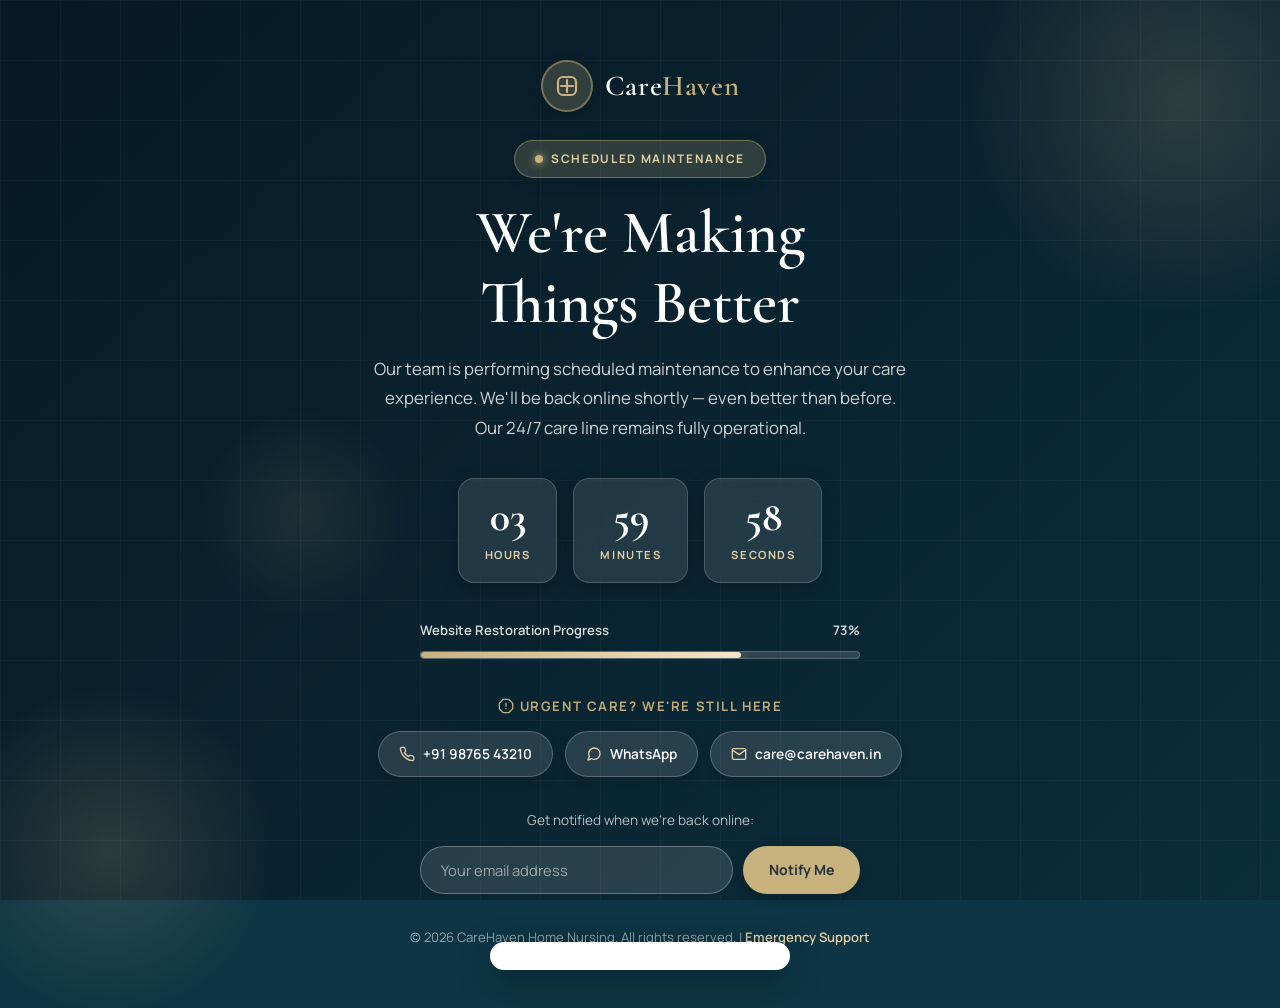
<file: maintenance.html>
<!DOCTYPE html>
<html lang="en" data-theme="dark" dir="ltr">
<head>
  <meta charset="UTF-8">
  <meta name="viewport" content="width=device-width, initial-scale=1.0">
  <meta name="robots" content="noindex, nofollow">
  <title>Site Under Maintenance — CareHaven Home Nursing & Patient Care</title>
  <link rel="preconnect" href="https://fonts.googleapis.com">
  <link href="https://fonts.googleapis.com/css2?family=Cormorant+Garamond:wght@300;400;500;600;700&family=Manrope:wght@300;400;500;600;700;800&display=swap" rel="stylesheet">
  <link rel="icon" href="images/favicon.ico" sizes="any">
  <link rel="icon" type="image/svg+xml" href="images/favicon.svg">
  <link rel="icon" type="image/png" sizes="32x32" href="images/favicon-32x32.png">
  <link rel="icon" type="image/png" sizes="16x16" href="images/favicon-16x16.png">
  <link rel="apple-touch-icon" href="images/apple-touch-icon.png">
  <meta name="theme-color" content="#164E63">
  <link rel="stylesheet" href="css/style.css">
  <style>
    :root {
      --teal: #164E63;
      --teal-dark: #0D3545;
      --champagne: #C8B27D;
      --champagne-light: #E0CFA6;
      --mist: #E8F0EF;
      --porcelain: #FAFBF8;
      --charcoal: #263238;
      --font-display: 'Cormorant Garamond', serif;
      --font-body: 'Manrope', sans-serif;
    }
    *, *::before, *::after { box-sizing: border-box; margin: 0; padding: 0; }
    body {
      font-family: var(--font-body);
      min-height: 100vh;
      display: flex;
      flex-direction: column;
      align-items: center;
      justify-content: center;
      padding: 0;
      overflow-x: hidden;
      overflow-y: auto;
      position: relative;
      background: #0D3545;
    }
    /* Animated background */
    body::before {
      content: '';
      position: fixed;
      inset: 0;
      background: linear-gradient(135deg, #071924 0%, #0D3545 35%, #164E63 70%, #071924 100%);
      background-size: 400% 400%;
      animation: gradientShift 14s ease infinite;
      z-index: 0;
    }
    @keyframes gradientShift {
      0% { background-position: 0% 50%; }
      50% { background-position: 100% 50%; }
      100% { background-position: 0% 50%; }
    }
    /* Floating orbs */
    .orb {
      position: fixed;
      border-radius: 50%;
      background: radial-gradient(circle, rgba(200,178,125,0.18), transparent 70%);
      animation: floatOrb linear infinite;
      pointer-events: none;
      z-index: 1;
    }
    .orb-1 { width: 440px; height: 440px; top: -120px; right: -120px; animation-duration: 18s; }
    .orb-2 { width: 340px; height: 340px; bottom: -120px; left: -60px; animation-duration: 24s; animation-delay: -8s; }
    .orb-3 { width: 220px; height: 220px; top: 45%; left: 15%; animation-duration: 15s; animation-delay: -4s; opacity: 0.6; }
    @keyframes floatOrb {
      0%, 100% { transform: translate(0, 0) scale(1); }
      25% { transform: translate(25px, -35px) scale(1.05); }
      50% { transform: translate(-15px, 25px) scale(0.95); }
      75% { transform: translate(35px, 15px) scale(1.02); }
    }
    /* Grid overlay */
    .grid-overlay {
      position: fixed;
      inset: 0;
      background-image: linear-gradient(rgba(255,255,255,0.03) 1px, transparent 1px), linear-gradient(90deg, rgba(255,255,255,0.03) 1px, transparent 1px);
      background-size: 60px 60px;
      pointer-events: none;
      z-index: 1;
    }

    .maintenance-card {
      position: relative;
      z-index: 10;
      text-align: center;
      max-width: 660px;
      width: 100%;
      margin: auto;
      display: flex;
      flex-direction: column;
      align-items: center;
      justify-content: center;
      min-height: 100vh;
      padding: 60px 24px;
      box-sizing: border-box;
    }

    .maintenance-logo {
      display: inline-flex;
      align-items: center;
      gap: 12px;
      margin-bottom: 28px;
      text-decoration: none;
    }
    .logo-icon {
      width: 52px;
      height: 52px;
      border-radius: 50%;
      background: rgba(200,178,125,0.22);
      border: 2px solid rgba(200,178,125,0.45);
      display: flex;
      align-items: center;
      justify-content: center;
      box-shadow: 0 4px 16px rgba(0,0,0,0.2);
    }
    .logo-text {
      font-family: var(--font-display);
      font-size: 1.8rem;
      color: #FFFFFF;
      font-weight: 600;
      letter-spacing: 0.02em;
    }
    .logo-text span { color: var(--champagne); }

    .maintenance-badge {
      display: inline-flex;
      align-items: center;
      gap: 8px;
      background: rgba(200,178,125,0.2);
      border: 1.5px solid rgba(200,178,125,0.45);
      color: var(--champagne-light);
      font-size: 0.74rem;
      font-weight: 700;
      letter-spacing: 0.14em;
      text-transform: uppercase;
      padding: 8px 20px;
      border-radius: 999px;
      margin-bottom: 20px;
      box-shadow: 0 4px 14px rgba(0,0,0,0.15);
    }
    .badge-dot {
      width: 8px;
      height: 8px;
      border-radius: 50%;
      background: var(--champagne);
      box-shadow: 0 0 8px var(--champagne);
      animation: pulse 1.5s ease-in-out infinite;
    }
    @keyframes pulse { 0%, 100% { opacity: 1; transform: scale(1); } 50% { opacity: 0.4; transform: scale(0.85); } }

    .maintenance-title {
      font-family: var(--font-display);
      font-size: clamp(2.4rem, 6vw, 3.8rem);
      font-weight: 600;
      color: #FFFFFF;
      line-height: 1.15;
      margin-bottom: 16px;
    }
    .maintenance-subtitle {
      font-size: 1.05rem;
      color: rgba(255,255,255,0.8);
      line-height: 1.75;
      margin-bottom: 36px;
      max-width: 540px;
    }

    /* Countdown */
    .countdown {
      display: flex;
      gap: 16px;
      justify-content: center;
      margin-bottom: 36px;
      flex-wrap: wrap;
    }
    .countdown-unit {
      background: rgba(255,255,255,0.1);
      border: 1.5px solid rgba(255,255,255,0.18);
      backdrop-filter: blur(12px);
      border-radius: 16px;
      padding: 18px 26px;
      min-width: 96px;
      box-shadow: 0 6px 20px rgba(0,0,0,0.2);
    }
    .countdown-num {
      font-family: var(--font-display);
      font-size: 2.6rem;
      font-weight: 700;
      color: #FFFFFF;
      line-height: 1;
      display: block;
    }
    .countdown-label {
      font-size: 0.7rem;
      font-weight: 700;
      letter-spacing: 0.14em;
      text-transform: uppercase;
      color: var(--champagne-light);
      display: block;
      margin-top: 6px;
    }

    /* Progress bar */
    .progress-container {
      width: 100%;
      max-width: 440px;
      margin-bottom: 36px;
    }
    .progress-label {
      display: flex;
      justify-content: space-between;
      font-size: 0.82rem;
      font-weight: 600;
      color: rgba(255,255,255,0.85);
      margin-bottom: 10px;
    }
    .progress-bar {
      height: 8px;
      background: rgba(255,255,255,0.15);
      border-radius: 999px;
      overflow: hidden;
      border: 1px solid rgba(255,255,255,0.2);
    }
    .progress-fill {
      height: 100%;
      background: linear-gradient(90deg, var(--champagne), #F3E5C8);
      border-radius: 999px;
      width: 0%;
      box-shadow: 0 0 12px rgba(200, 178, 125, 0.6);
      animation: progressLoad 2s ease forwards 0.5s;
    }
    @keyframes progressLoad { to { width: 73%; } }

    /* Contact section */
    .contact-row {
      display: flex;
      gap: 12px;
      justify-content: center;
      flex-wrap: wrap;
      margin-bottom: 32px;
    }
    .contact-chip {
      display: inline-flex;
      align-items: center;
      gap: 8px;
      background: rgba(255,255,255,0.12);
      border: 1.5px solid rgba(255,255,255,0.22);
      padding: 10px 20px;
      border-radius: 999px;
      font-size: 0.86rem;
      font-weight: 600;
      color: #FFFFFF;
      text-decoration: none;
      transition: all var(--transition-fast);
      box-shadow: 0 4px 12px rgba(0,0,0,0.15);
    }
    .contact-chip:hover {
      background: var(--champagne);
      border-color: var(--champagne);
      color: var(--charcoal);
      transform: translateY(-2px);
      box-shadow: 0 6px 18px rgba(0,0,0,0.25);
    }
    .contact-chip svg {
      color: var(--champagne-light);
    }
    .contact-chip:hover svg {
      color: var(--charcoal);
    }

    /* Notify form */
    .notify-form {
      display: flex;
      gap: 10px;
      max-width: 440px;
      width: 100%;
      margin: 0 auto 32px;
    }
    .notify-form input {
      flex: 1;
      padding: 13px 20px;
      background: rgba(255,255,255,0.12);
      border: 1.5px solid rgba(255,255,255,0.28);
      border-radius: 999px;
      font-size: 0.92rem;
      color: #FFFFFF;
      outline: none;
      font-family: var(--font-body);
      transition: all var(--transition-fast);
    }
    .notify-form input::placeholder { color: rgba(255,255,255,0.55); }
    .notify-form input:focus {
      border-color: var(--champagne);
      background: rgba(255,255,255,0.18);
      box-shadow: 0 0 0 3px rgba(200, 178, 125, 0.25);
    }
    .notify-btn {
      padding: 13px 26px;
      background: var(--champagne);
      color: var(--charcoal);
      border: none;
      border-radius: 999px;
      font-size: 0.88rem;
      font-weight: 700;
      font-family: var(--font-body);
      cursor: pointer;
      white-space: nowrap;
      transition: all var(--transition-fast);
      box-shadow: 0 4px 14px rgba(0,0,0,0.2);
    }
    .notify-btn:hover {
      background: #E8D4A0;
      transform: translateY(-2px);
      box-shadow: 0 6px 18px rgba(0,0,0,0.25);
    }

    .footer-note {
      font-size: 0.82rem;
      color: rgba(255,255,255,0.55);
    }
    .footer-note a {
      color: var(--champagne-light);
      font-weight: 600;
      text-decoration: none;
    }
    .footer-note a:hover {
      text-decoration: underline;
    }

    /* Toast */
    .toast {
      position: fixed;
      bottom: 30px;
      left: 50%;
      transform: translateX(-50%) translateY(100px);
      background: #FFFFFF;
      color: var(--charcoal);
      padding: 14px 28px;
      border-radius: 999px;
      font-size: 0.9rem;
      font-weight: 600;
      box-shadow: 0 10px 36px rgba(0,0,0,0.3);
      z-index: 9999;
      transition: transform 0.4s cubic-bezier(0.175, 0.885, 0.32, 1.275);
    }
    .toast.show { transform: translateX(-50%) translateY(0); }
    .toast.success { border-left: 4px solid #4CAF50; }

    @media(max-width:480px) {
      .countdown-unit { padding: 14px 18px; min-width: 72px; }
      .countdown-num { font-size: 2rem; }
      .maintenance-title { font-size: 2.2rem; }
      .notify-form { flex-direction: column; }
      .notify-form input, .notify-btn { width: 100%; border-radius: 12px; }
      .orb-1 { width: min(440px, 130vw) !important; height: min(440px, 130vw) !important; }
      .orb-2 { width: min(340px, 110vw) !important; height: min(340px, 110vw) !important; }
      .orb-3 { width: min(220px, 80vw) !important; height: min(220px, 80vw) !important; }
    }
  </style>
</head>
<body>
  <div class="orb orb-1"></div>
  <div class="orb orb-2"></div>
  <div class="orb orb-3"></div>
  <div class="grid-overlay"></div>

  <div class="maintenance-card">
    <!-- Logo -->
    <a href="index.html" class="maintenance-logo" aria-label="CareHaven Home">
      <div class="logo-icon"><svg width="24" height="24" viewBox="0 0 24 24" fill="none" stroke="var(--champagne)" stroke-width="2.2" stroke-linecap="round" stroke-linejoin="round"><path d="M12 6v12M6 12h12"/><rect x="3" y="3" width="18" height="18" rx="5"/></svg></div>
      <div class="logo-text">Care<span>Haven</span></div>
    </a>

    <!-- Status badge -->
    <div class="maintenance-badge">
      <span class="badge-dot"></span>
      Scheduled Maintenance
    </div>

    <h1 class="maintenance-title">We're Making<br>Things Better</h1>
    <p class="maintenance-subtitle">Our team is performing scheduled maintenance to enhance your care experience. We'll be back online shortly — even better than before. Our 24/7 care line remains fully operational.</p>

    <!-- Countdown -->
    <div class="countdown">
      <div class="countdown-unit">
        <span class="countdown-num" id="cd-hours">03</span>
        <span class="countdown-label">Hours</span>
      </div>
      <div class="countdown-unit">
        <span class="countdown-num" id="cd-mins">59</span>
        <span class="countdown-label">Minutes</span>
      </div>
      <div class="countdown-unit">
        <span class="countdown-num" id="cd-secs">37</span>
        <span class="countdown-label">Seconds</span>
      </div>
    </div>

    <!-- Progress -->
    <div class="progress-container">
      <div class="progress-label">
        <span>Website Restoration Progress</span>
        <span>73%</span>
      </div>
      <div class="progress-bar">
        <div class="progress-fill"></div>
      </div>
    </div>

    <!-- Emergency Contact -->
    <p style="color:rgba(200,178,125,0.95);font-size:0.82rem;font-weight:700;letter-spacing:0.12em;text-transform:uppercase;margin-bottom:14px;display:flex;align-items:center;justify-content:center;gap:6px;"><svg width="16" height="16" viewBox="0 0 24 24" fill="none" stroke="currentColor" stroke-width="2" stroke-linecap="round" stroke-linejoin="round"><polygon points="7.86 2 16.14 2 22 7.86 22 16.14 16.14 22 7.86 22 2 16.14 2 7.86 7.86 2"/><line x1="12" y1="8" x2="12" y2="12"/><line x1="12" y1="16" x2="12.01" y2="16"/></svg> Urgent Care? We're Still Here</p>
    <div class="contact-row">
      <a href="tel:+919876543210" class="contact-chip"><svg width="16" height="16" viewBox="0 0 24 24" fill="none" stroke="currentColor" stroke-width="2" stroke-linecap="round" stroke-linejoin="round"><path d="M22 16.92v3a2 2 0 0 1-2.18 2 19.79 19.79 0 0 1-8.63-3.07 19.5 19.5 0 0 1-6-6 19.79 19.79 0 0 1-3.07-8.67A2 2 0 0 1 4.11 2h3a2 2 0 0 1 2 1.72 12.84 12.84 0 0 0 .7 2.81 2 2 0 0 1-.45 2.11L8.09 9.91a16 16 0 0 0 6 6l1.27-1.27a2 2 0 0 1 2.11-.45 12.84 12.84 0 0 0 2.81.7A2 2 0 0 1 22 16.92z"/></svg> +91 98765 43210</a>
      <a href="https://wa.me/919876543210" class="contact-chip"><svg width="16" height="16" viewBox="0 0 24 24" fill="none" stroke="currentColor" stroke-width="2" stroke-linecap="round" stroke-linejoin="round"><path d="M21 11.5a8.38 8.38 0 0 1-.9 3.8 8.5 8.5 0 0 1-7.6 4.7 8.38 8.38 0 0 1-3.8-.9L3 21l1.9-5.7a8.38 8.38 0 0 1-.9-3.8 8.5 8.5 0 0 1 4.7-7.6 8.38 8.38 0 0 1 3.8-.9h.5a8.48 8.48 0 0 1 8 8v.5z"/></svg> WhatsApp</a>
      <a href="mailto:care@carehaven.in" class="contact-chip"><svg width="16" height="16" viewBox="0 0 24 24" fill="none" stroke="currentColor" stroke-width="2" stroke-linecap="round" stroke-linejoin="round"><path d="M4 4h16c1.1 0 2 .9 2 2v12c0 1.1-.9 2-2 2H4c-1.1 0-2-.9-2-2V6c0-1.1.9-2 2-2z"/><polyline points="22,6 12,13 2,6"/></svg> care@carehaven.in</a>
    </div>

    <!-- Notify Form -->
    <p style="color:rgba(255,255,255,0.7);font-size:0.85rem;margin-bottom:14px;">Get notified when we're back online:</p>
    <div class="notify-form">
      <input type="email" id="notifyEmail" placeholder="Your email address">
      <button class="notify-btn" onclick="subscribeNotify()">Notify Me</button>
    </div>

    <p class="footer-note">© 2026 CareHaven Home Nursing. All rights reserved. | <a href="mailto:support@carehaven.in">Emergency Support</a></p>
  </div>

  <div class="toast" id="toast"></div>

  <script>
    // Countdown timer — 4 hours
    const endTime = Date.now() + 4 * 60 * 60 * 1000;
    function updateCountdown() {
      const remaining = Math.max(0, endTime - Date.now());
      const h = Math.floor(remaining / 3600000);
      const m = Math.floor((remaining % 3600000) / 60000);
      const s = Math.floor((remaining % 60000) / 1000);
      document.getElementById('cd-hours').textContent = String(h).padStart(2, '0');
      document.getElementById('cd-mins').textContent = String(m).padStart(2, '0');
      document.getElementById('cd-secs').textContent = String(s).padStart(2, '0');
      if (remaining > 0) setTimeout(updateCountdown, 1000);
    }
    updateCountdown();

    function subscribeNotify() {
      const email = document.getElementById('notifyEmail').value;
      if (!email || !email.includes('@')) {
        showToast('Please enter a valid email address.', false);
        return;
      }
      showToast("You'll be notified the moment we're back online!", true);
      document.getElementById('notifyEmail').value = '';
    }

    function showToast(msg, success = true) {
      const t = document.getElementById('toast');
      t.textContent = msg;
      t.className = `toast ${success ? 'success' : ''}`;
      setTimeout(() => t.classList.add('show'), 10);
      setTimeout(() => t.classList.remove('show'), 4000);
    }
  </script>
</body>
</html>
</file>
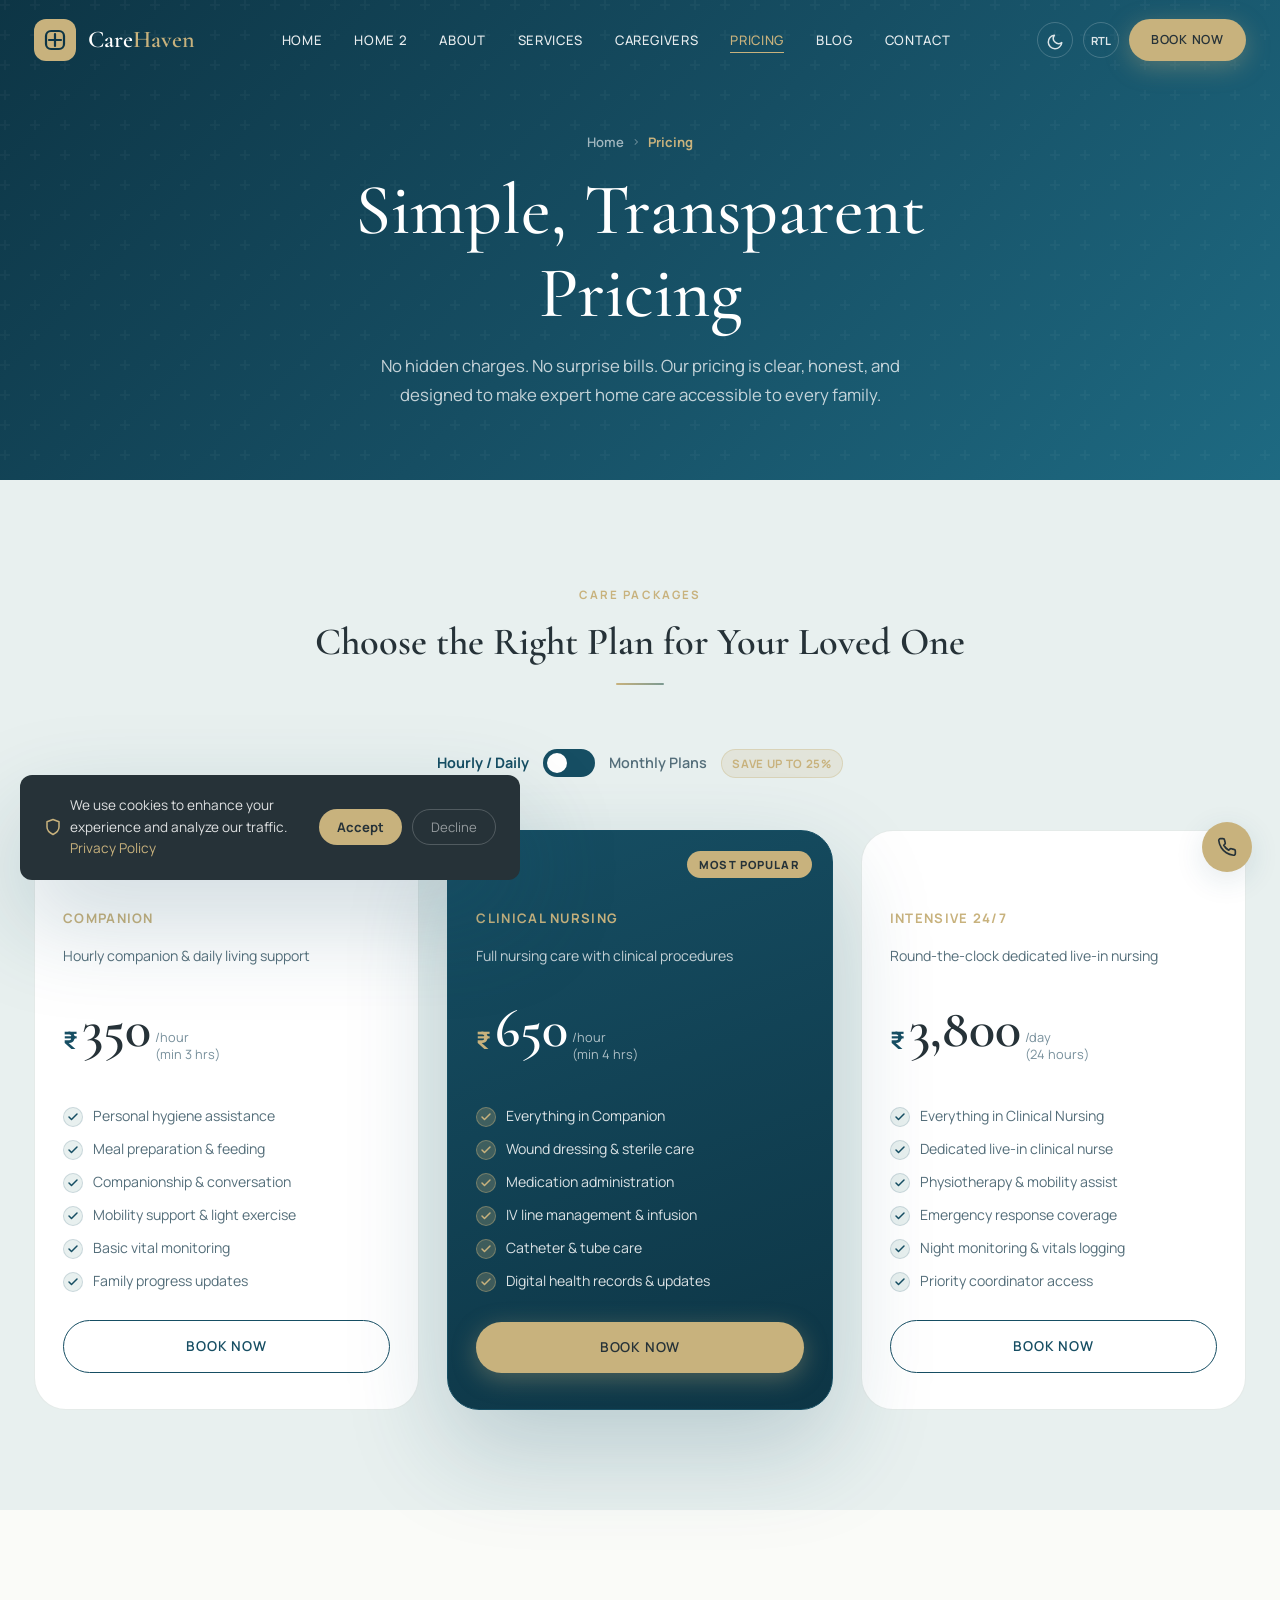
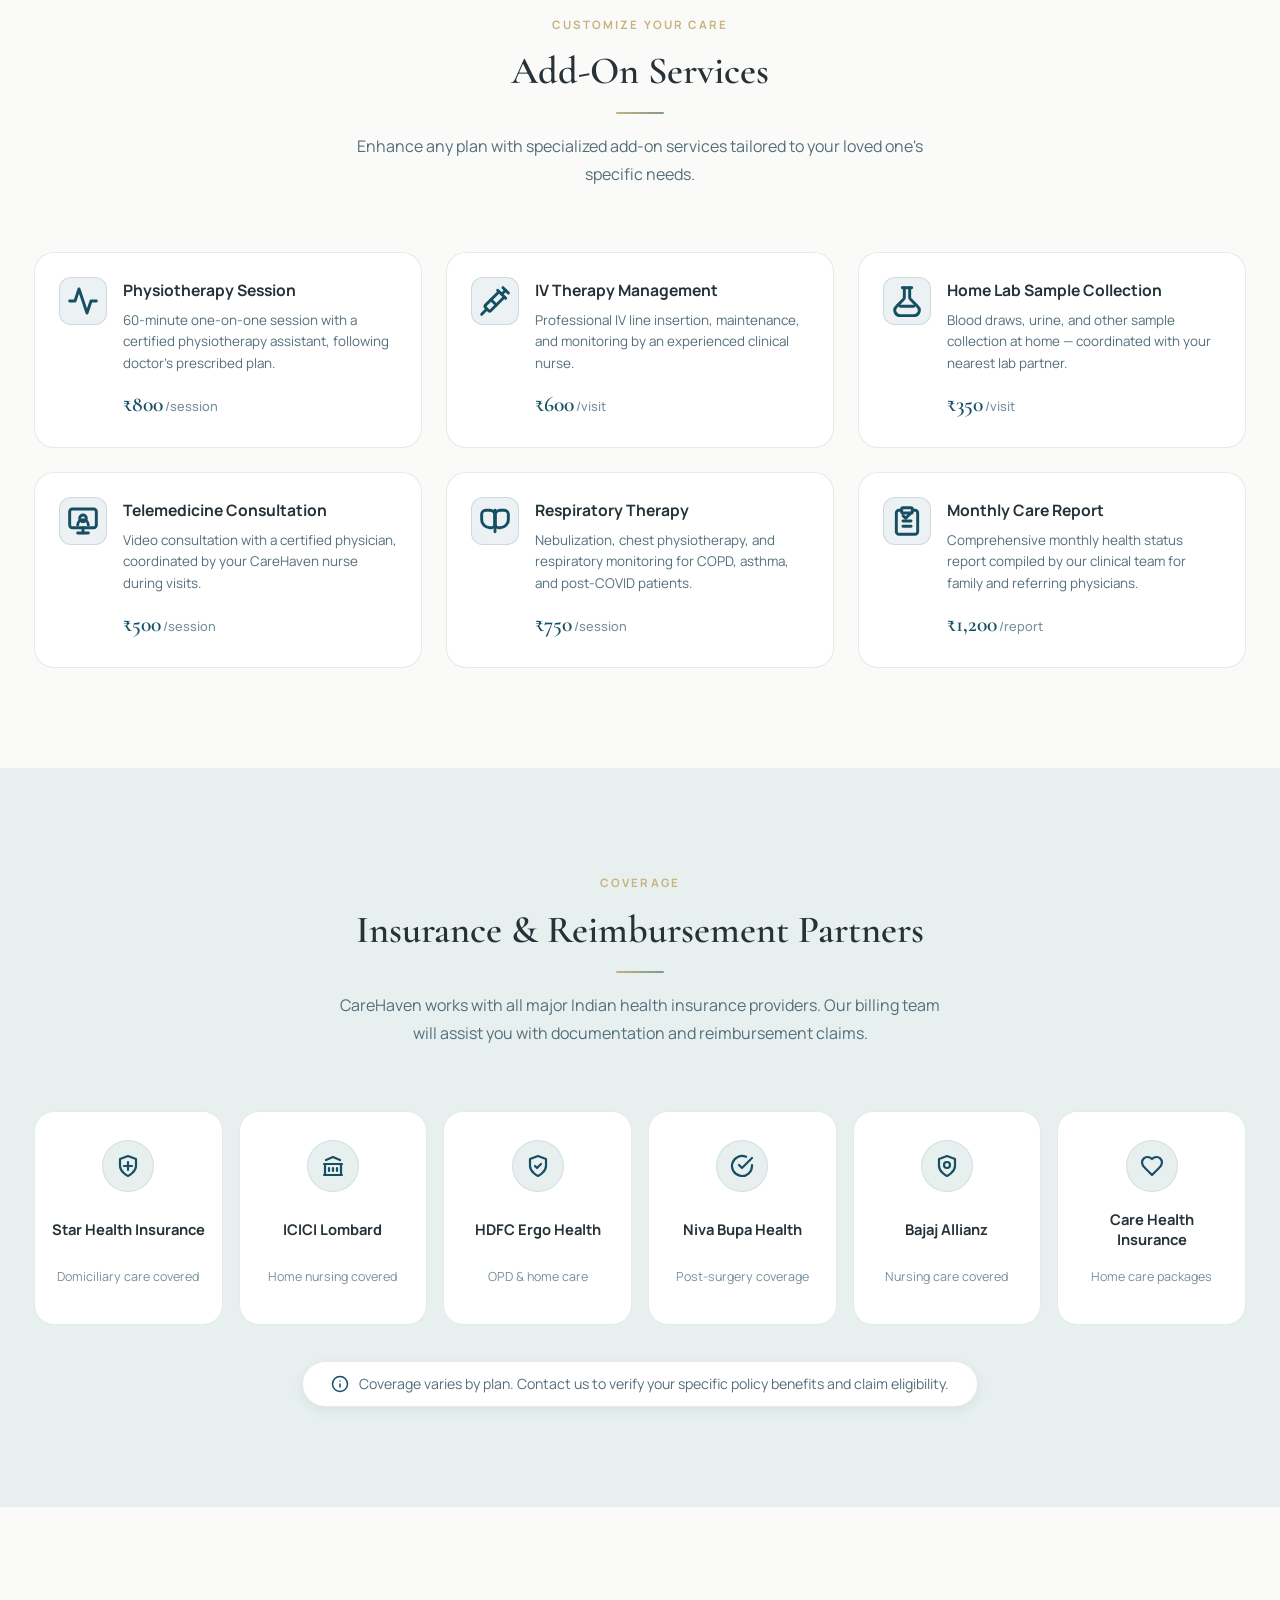
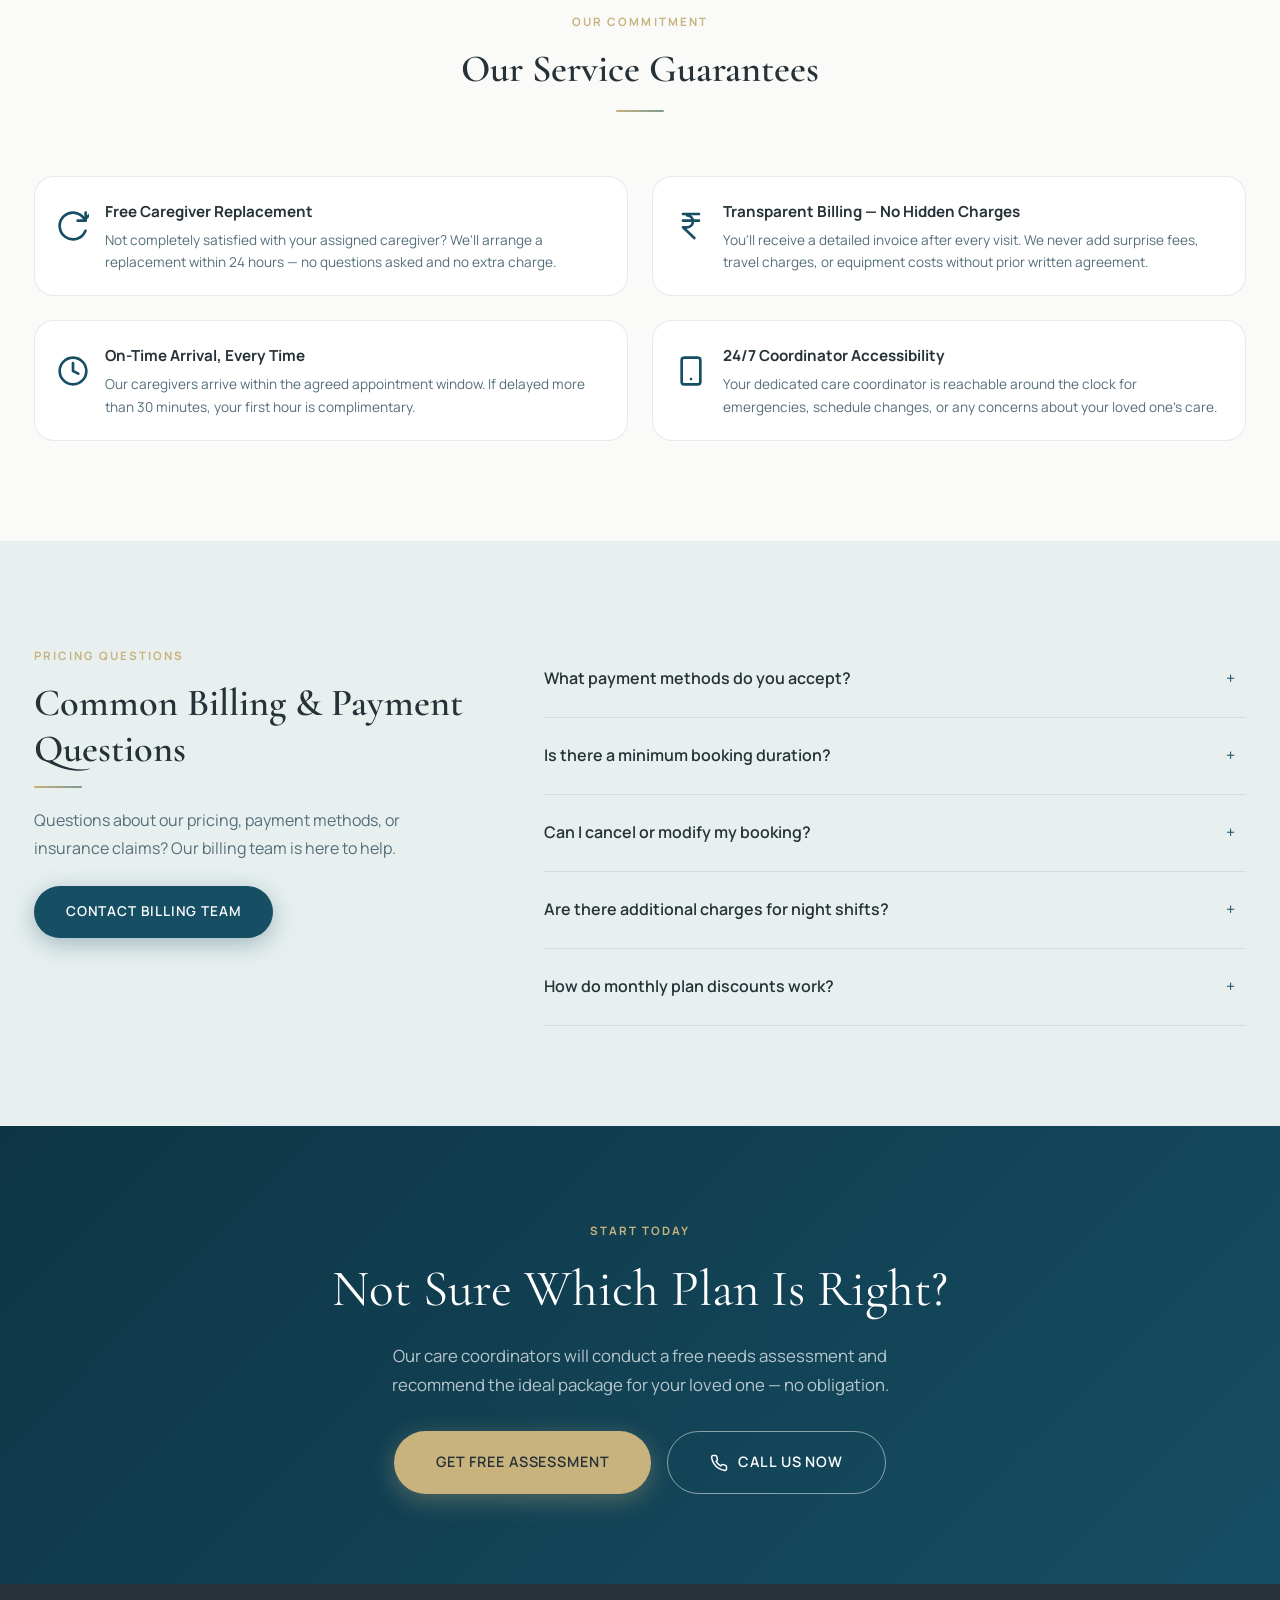
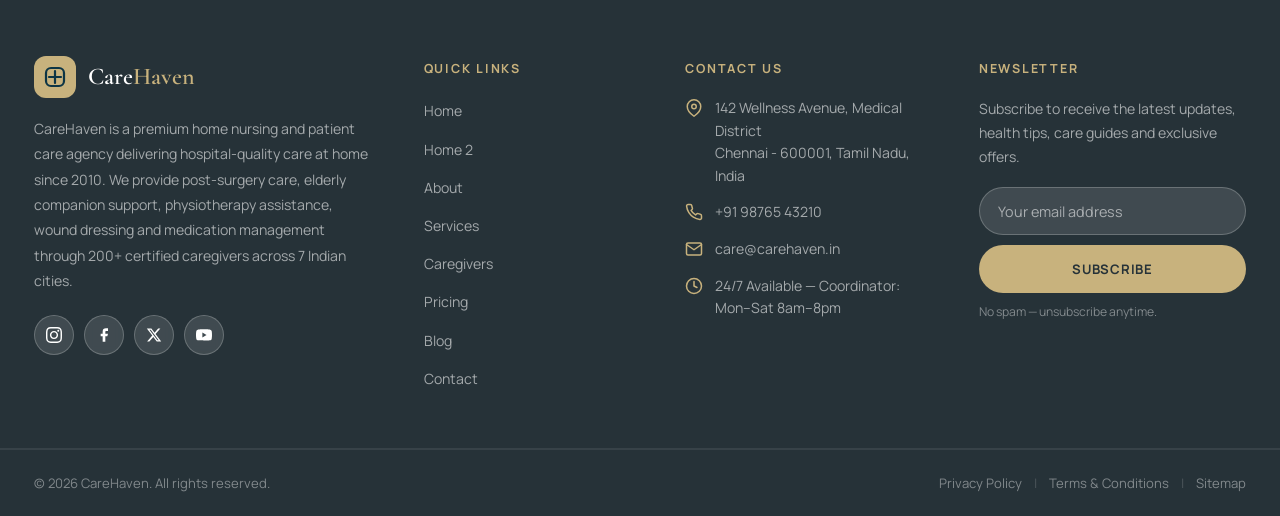
<file: pricing.html>
<!DOCTYPE html>
<html lang="en" data-theme="light" dir="ltr">
<head>
  <meta charset="UTF-8">
  <meta name="viewport" content="width=device-width, initial-scale=1.0">
  <meta name="description" content="CareHaven Pricing — Transparent hourly, daily, and monthly home care packages for post-surgery, elderly care, physiotherapy, and nursing services.">
  <title>Pricing Plans — CareHaven Home Nursing & Patient Care</title>
  <link rel="icon" href="images/favicon.ico" sizes="any">
  <link rel="icon" type="image/svg+xml" href="images/favicon.svg">
  <link rel="icon" type="image/png" sizes="32x32" href="images/favicon-32x32.png">
  <link rel="icon" type="image/png" sizes="16x16" href="images/favicon-16x16.png">
  <link rel="apple-touch-icon" href="images/apple-touch-icon.png">
  <meta name="theme-color" content="#164E63">
  <link rel="stylesheet" href="css/style.css">
  <style>
    /* Billing Interval Toggle */
    .billing-toggle {
      display: flex;
      align-items: center;
      gap: 14px;
      justify-content: center;
      margin-bottom: 52px;
    }
    .toggle-label {
      font-size: 0.9rem;
      font-weight: 600;
      color: var(--text-secondary);
      cursor: pointer;
      transition: color var(--transition-fast);
    }
    .toggle-label.active {
      color: var(--teal);
      font-weight: 700;
    }
    .toggle-switch {
      width: 52px;
      height: 28px;
      background: var(--teal);
      border-radius: 14px;
      position: relative;
      cursor: pointer;
      transition: all var(--transition-fast);
    }
    .toggle-switch::after {
      content: '';
      position: absolute;
      top: 4px;
      left: 4px;
      width: 20px;
      height: 20px;
      border-radius: 50%;
      background: white;
      transition: transform var(--transition-fast);
    }
    .toggle-switch.monthly::after { transform: translateX(24px); }
    .save-badge {
      background: rgba(200,178,125,0.18);
      color: var(--champagne);
      font-size: 0.72rem;
      font-weight: 700;
      letter-spacing: 0.06em;
      text-transform: uppercase;
      padding: 4px 10px;
      border-radius: var(--radius-full);
      border: 1px solid rgba(200,178,125,0.35);
      transition: all var(--transition-fast);
    }

    /* Care Packages Grid & Cards */
    .pricing-grid {
      display: grid;
      grid-template-columns: repeat(3, 1fr);
      gap: 28px;
      align-items: stretch;
    }
    .pricing-card {
      background: var(--bg-card);
      border-radius: var(--radius-xl);
      padding: 36px 28px;
      border: 1.5px solid var(--border-light);
      position: relative;
      transition: all var(--transition-smooth);
      display: flex;
      flex-direction: column;
      height: 100%;
    }
    .pricing-card:hover {
      transform: translateY(-4px);
      box-shadow: var(--shadow-lg);
      border-color: var(--sage-light);
    }
    .pricing-card.featured {
      background: linear-gradient(160deg, #164E63, #0D3545);
      border-color: var(--teal);
      box-shadow: var(--shadow-xl);
    }
    .pricing-card.featured:hover {
      transform: translateY(-4px);
    }
    .pricing-badge-slot {
      height: 28px;
      margin-bottom: 12px;
      display: flex;
      align-items: center;
    }
    .pricing-badge {
      display: inline-flex;
      align-items: center;
      background: var(--champagne);
      color: var(--charcoal);
      font-size: 0.7rem;
      font-weight: 800;
      letter-spacing: 0.1em;
      text-transform: uppercase;
      padding: 4px 12px;
      border-radius: var(--radius-full);
    }
    .pricing-plan {
      display: block;
      font-size: 0.82rem;
      font-weight: 700;
      letter-spacing: 0.1em;
      text-transform: uppercase;
      color: var(--champagne);
      margin-bottom: 6px;
      min-height: 20px;
    }
    .pricing-desc {
      font-size: 0.88rem;
      color: var(--text-secondary);
      line-height: 1.45;
      min-height: 42px;
      display: flex;
      align-items: center;
      margin-bottom: 12px;
    }
    .pricing-card.featured .pricing-desc {
      color: rgba(255, 255, 255, 0.75);
    }
    .pricing-price {
      display: flex;
      align-items: flex-start;
      gap: 4px;
      min-height: 68px;
      margin: 12px 0 20px;
    }
    .pricing-currency {
      font-size: 1.5rem;
      font-weight: 700;
      color: var(--teal);
      padding-top: 8px;
    }
    .pricing-card.featured .pricing-currency {
      color: var(--champagne);
    }
    .pricing-amount {
      font-family: var(--font-display);
      font-size: 3.4rem;
      font-weight: 600;
      color: var(--text-primary);
      line-height: 1;
    }
    .pricing-card.featured .pricing-amount {
      color: #FFFFFF;
    }
    .pricing-period {
      font-size: 0.8rem;
      color: var(--text-muted);
      align-self: flex-end;
      margin-bottom: 6px;
      line-height: 1.35;
    }
    .pricing-card.featured .pricing-period {
      color: rgba(255, 255, 255, 0.65);
    }
    .pricing-features {
      display: flex;
      flex-direction: column;
      gap: 12px;
      margin: 16px 0 28px;
      flex-grow: 1;
    }
    .pricing-feature {
      display: flex;
      align-items: flex-start;
      gap: 10px;
      font-size: 0.88rem;
      color: var(--text-secondary);
      line-height: 1.45;
    }
    .pricing-card.featured .pricing-feature {
      color: rgba(255, 255, 255, 0.85);
    }
    .pricing-check {
      width: 20px;
      height: 20px;
      border-radius: 50%;
      background: var(--mist);
      color: var(--teal);
      display: flex;
      align-items: center;
      justify-content: center;
      flex-shrink: 0;
      margin-top: 1px;
      border: 1px solid rgba(22, 78, 99, 0.15);
    }
    .pricing-card.featured .pricing-check {
      background: rgba(200, 178, 125, 0.25);
      color: var(--champagne);
      border-color: rgba(200, 178, 125, 0.4);
    }
    .pricing-btn {
      width: 100%;
      justify-content: center;
      margin-top: auto;
    }

    /* Add-On Services Cards */
    .add-on-card {
      background: var(--bg-card);
      border-radius: var(--radius-lg);
      padding: 24px;
      border: 1px solid var(--border-light);
      display: flex;
      gap: 16px;
      align-items: flex-start;
      transition: all var(--transition-smooth);
      height: 100%;
    }
    .add-on-card:hover {
      border-color: var(--teal);
      box-shadow: var(--shadow-md);
      transform: translateY(-3px);
    }
    .add-on-icon {
      width: 48px;
      height: 48px;
      border-radius: 12px;
      background: rgba(22, 78, 99, 0.08);
      color: var(--teal);
      display: flex;
      align-items: center;
      justify-content: center;
      flex-shrink: 0;
      border: 1px solid rgba(22, 78, 99, 0.15);
      transition: all var(--transition-fast);
    }
    .add-on-icon svg {
      stroke: currentColor;
      transition: stroke var(--transition-fast);
    }
    .add-on-card:hover .add-on-icon {
      background: var(--teal);
      color: #FFFFFF;
      border-color: var(--teal);
      box-shadow: 0 4px 12px rgba(22, 78, 99, 0.25);
    }
    .add-on-card:hover .add-on-icon svg {
      stroke: #FFFFFF !important;
    }
    .add-on-body {
      display: flex;
      flex-direction: column;
      flex-grow: 1;
      height: 100%;
    }
    .add-on-name {
      font-weight: 700;
      font-size: 0.98rem;
      color: var(--text-primary);
      margin-bottom: 6px;
    }
    .add-on-desc {
      font-size: 0.84rem;
      color: var(--text-secondary);
      line-height: 1.6;
      flex-grow: 1;
      margin-bottom: 12px;
    }
    .add-on-price {
      font-family: var(--font-display);
      font-size: 1.35rem;
      font-weight: 600;
      color: var(--teal);
      margin-top: auto;
    }
    .add-on-price span {
      font-family: var(--font-body);
      font-size: 0.8rem;
      font-weight: 500;
      color: var(--text-muted);
      margin-left: 2px;
    }

    /* Insurance & Reimbursement Partners */
    .insurance-grid {
      display: grid;
      grid-template-columns: repeat(6, 1fr);
      gap: 16px;
      align-items: stretch;
    }
    .insurance-card {
      background: var(--bg-card);
      border-radius: var(--radius-lg);
      padding: 28px 16px;
      border: 1px solid var(--border-light);
      text-align: center;
      display: flex;
      flex-direction: column;
      align-items: center;
      justify-content: flex-start;
      height: 100%;
      transition: all var(--transition-smooth);
    }
    .insurance-card:hover {
      border-color: var(--teal);
      box-shadow: var(--shadow-sm);
      transform: translateY(-3px);
    }
    .insurance-icon-wrap {
      width: 52px;
      height: 52px;
      border-radius: 50%;
      background: var(--mist);
      color: var(--teal);
      display: flex;
      align-items: center;
      justify-content: center;
      margin-bottom: 16px;
      border: 1px solid rgba(22, 78, 99, 0.1);
      transition: all var(--transition-fast);
      flex-shrink: 0;
    }
    .insurance-card:hover .insurance-icon-wrap {
      background: var(--teal);
      color: #FFFFFF;
      border-color: var(--teal);
    }
    .insurance-name {
      font-weight: 700;
      font-size: 0.92rem;
      color: var(--text-primary);
      line-height: 1.35;
      min-height: 44px;
      display: flex;
      align-items: center;
      justify-content: center;
      text-align: center;
      margin-bottom: 8px;
    }
    .insurance-coverage {
      font-size: 0.78rem;
      color: var(--text-muted);
      line-height: 1.35;
      min-height: 36px;
      display: flex;
      align-items: center;
      justify-content: center;
      text-align: center;
      margin-top: auto;
    }

    /* Centered Coverage Disclaimer */
    .coverage-note-wrap {
      display: flex;
      justify-content: center;
      align-items: center;
      width: 100%;
      margin-top: 36px;
    }
    .coverage-note {
      display: inline-flex;
      align-items: center;
      justify-content: center;
      gap: 10px;
      text-align: center;
      font-size: 0.88rem;
      color: var(--text-secondary);
      padding: 12px 28px;
      border-radius: var(--radius-full);
      background: var(--bg-card);
      border: 1px solid var(--border-light);
      box-shadow: var(--shadow-sm);
      max-width: 680px;
      line-height: 1.45;
    }
    .coverage-note svg {
      color: var(--teal);
      flex-shrink: 0;
    }

    /* Service Guarantees */
    .guarantee-item {
      display: flex;
      gap: 16px;
      align-items: flex-start;
      padding: 22px;
      background: var(--bg-card);
      border-radius: var(--radius-lg);
      border: 1px solid var(--border-light);
    }
    .guarantee-icon { font-size: 1.8rem; flex-shrink: 0; }
    .guarantee-title { font-weight: 700; font-size: 0.95rem; margin-bottom: 4px; }
    .guarantee-desc { font-size: 0.85rem; color: var(--text-secondary); line-height: 1.65; }

    /* ══════════════════════════════════════════════════════
       DARK MODE OVERRIDES
       ══════════════════════════════════════════════════════ */
    
    /* Toggle: Sky Cyan theme (High contrast, No gold) */
    [data-theme="dark"] .toggle-label {
      color: #94A3B8;
    }
    [data-theme="dark"] .toggle-label.active {
      color: #38BDF8 !important; /* Sky Cyan */
      font-weight: 700;
    }
    [data-theme="dark"] .toggle-switch {
      background: #0C3342 !important;
      border: 1.5px solid #38BDF8 !important;
    }
    [data-theme="dark"] .toggle-switch::after {
      background: #38BDF8 !important;
      box-shadow: 0 0 10px rgba(56, 189, 248, 0.6);
    }
    [data-theme="dark"] .save-badge {
      background: rgba(56, 189, 248, 0.15) !important;
      color: #38BDF8 !important;
      border-color: rgba(56, 189, 248, 0.35) !important;
    }

    /* Pricing Cards in Dark Mode */
    [data-theme="dark"] .pricing-card:not(.featured) {
      background: var(--bg-card);
      border-color: var(--border-medium);
    }
    [data-theme="dark"] .pricing-card:not(.featured) .pricing-currency {
      color: var(--champagne) !important;
    }
    [data-theme="dark"] .pricing-card:not(.featured) .pricing-check {
      background: rgba(200, 178, 125, 0.15) !important;
      color: var(--champagne) !important;
      border-color: rgba(200, 178, 125, 0.35) !important;
    }
    [data-theme="dark"] .pricing-card:not(.featured) .btn-outline {
      border-color: rgba(200, 178, 125, 0.35);
      color: #FFFFFF;
      background: rgba(255, 255, 255, 0.04);
    }
    [data-theme="dark"] .pricing-card:not(.featured) .btn-outline:hover {
      background: rgba(200, 178, 125, 0.15);
      border-color: var(--champagne);
      color: var(--champagne);
    }

    /* Add-On Cards in Dark Mode */
    [data-theme="dark"] .add-on-card:hover {
      border-color: var(--champagne);
      box-shadow: 0 8px 24px rgba(0, 0, 0, 0.35);
    }
    [data-theme="dark"] .add-on-icon {
      background: rgba(200, 178, 125, 0.12);
      color: var(--champagne);
      border-color: rgba(200, 178, 125, 0.25);
    }
    [data-theme="dark"] .add-on-icon svg {
      stroke: var(--champagne) !important;
    }
    [data-theme="dark"] .add-on-card:hover .add-on-icon {
      background: rgba(200, 178, 125, 0.25) !important;
      color: #FFFFFF !important;
      border-color: var(--champagne) !important;
      box-shadow: 0 0 16px rgba(200, 178, 125, 0.35) !important;
    }
    [data-theme="dark"] .add-on-card:hover .add-on-icon svg {
      stroke: #FFFFFF !important;
    }
    [data-theme="dark"] .add-on-price {
      color: var(--champagne) !important;
    }
    [data-theme="dark"] .add-on-price span {
      color: var(--text-secondary);
    }

    /* Insurance Cards in Dark Mode */
    [data-theme="dark"] .insurance-card:hover {
      border-color: var(--champagne);
    }
    [data-theme="dark"] .insurance-icon-wrap {
      background: rgba(200, 178, 125, 0.12) !important;
      color: var(--champagne) !important;
      border-color: rgba(200, 178, 125, 0.25) !important;
    }
    [data-theme="dark"] .insurance-icon-wrap svg {
      stroke: var(--champagne) !important;
    }
    [data-theme="dark"] .insurance-card:hover .insurance-icon-wrap {
      background: rgba(200, 178, 125, 0.25) !important;
      color: #FFFFFF !important;
      border-color: var(--champagne) !important;
      box-shadow: 0 0 16px rgba(200, 178, 125, 0.35) !important;
    }
    [data-theme="dark"] .insurance-card:hover .insurance-icon-wrap svg {
      stroke: #FFFFFF !important;
    }
    [data-theme="dark"] .coverage-note {
      background: var(--bg-card);
      border-color: var(--border-medium);
      color: var(--text-primary);
      box-shadow: 0 4px 16px rgba(0, 0, 0, 0.3);
    }
    [data-theme="dark"] .coverage-note svg {
      color: var(--champagne);
    }

    @media (max-width: 1024px) {
      .insurance-grid { grid-template-columns: repeat(3, 1fr); }
    }
    @media (max-width: 768px) {
      .pricing-grid { grid-template-columns: 1fr; }
    }
    @media (max-width: 600px) {
      .insurance-grid { grid-template-columns: repeat(2, 1fr); }
      .pricing-grid { grid-template-columns: 1fr; }
    }
  </style>
</head>
<body>
<div class="page-transition" id="pageTransition"></div>
<!-- NAVBAR -->
<nav id="navbar" class="transparent">
  <div class="nav-container">
    <a href="index.html" class="nav-logo"><div class="nav-logo-icon"><svg width="22" height="22" viewBox="0 0 24 24" fill="none" stroke="currentColor" stroke-width="2.2" stroke-linecap="round" stroke-linejoin="round"><path d="M12 6v12M6 12h12"/><rect x="3" y="3" width="18" height="18" rx="5"/></svg></div><span class="nav-logo-text">Care<span>Haven</span></span></a>
    <ul class="nav-menu">
      <li><a href="index.html" class="nav-link">Home</a></li>
      <li><a href="home2.html" class="nav-link">Home 2</a></li>
      <li><a href="about.html" class="nav-link">About</a></li>
      <li><a href="services.html" class="nav-link">Services</a></li>
      <li><a href="caregivers.html" class="nav-link">Caregivers</a></li>
      <li><a href="pricing.html" class="nav-link active">Pricing</a></li>
      <li><a href="blog.html" class="nav-link">Blog</a></li>
      <li><a href="contact.html" class="nav-link">Contact</a></li>
    </ul>
    <div class="nav-actions">
      <button class="nav-toggle-btn" data-theme-toggle><span id="themeIcon"><svg width="18" height="18" viewBox="0 0 24 24" fill="none" stroke="currentColor" stroke-width="2" stroke-linecap="round" stroke-linejoin="round"><path d="M21 12.79A9 9 0 1 1 11.21 3 7 7 0 0 0 21 12.79z"/></svg></span></button>
      <button class="nav-toggle-btn" id="dirToggle" data-dir-toggle style="font-size:0.7rem;font-weight:700;">RTL</button>
      <a href="contact.html" class="btn btn-champagne btn-sm nav-cta">Book Now</a>
      <button class="hamburger" id="hamburger"><span></span><span></span><span></span></button>
    </div>
  </div>
</nav>
<div class="mobile-nav-overlay" id="mobileOverlay"></div>
<div class="mobile-nav" id="mobileNav">
  <a href="index.html" class="mobile-nav-link">Home</a>
  <a href="home2.html" class="mobile-nav-link">Home 2</a>
  <a href="about.html" class="mobile-nav-link">About</a>
  <a href="services.html" class="mobile-nav-link">Services</a>
  <a href="caregivers.html" class="mobile-nav-link">Caregivers</a>
  <a href="pricing.html" class="mobile-nav-link active">Pricing</a>
  <a href="blog.html" class="mobile-nav-link">Blog</a>
  <a href="contact.html" class="mobile-nav-link">Contact</a>
  <a href="contact.html" class="btn btn-primary">Book Now</a>
</div>

<!-- PAGE HERO -->
<section class="page-hero" style="min-height:480px;position:relative;background:linear-gradient(135deg,#0D3545,#164E63,#1E6A82);">
  <div class="container" style="position:relative;z-index:1;">
    <div class="page-hero-content" style="text-align:center;max-width:680px;margin:0 auto;">
      <nav class="breadcrumb" style="margin-bottom:16px;justify-content:center;"><a href="index.html">Home</a><span class="breadcrumb-sep">›</span><span class="breadcrumb-current">Pricing</span></nav>
      <h1>Simple, Transparent Pricing</h1>
      <p style="color:rgba(255,255,255,0.75);max-width:520px;margin:0 auto;font-size:1.05rem;line-height:1.75;">No hidden charges. No surprise bills. Our pricing is clear, honest, and designed to make expert home care accessible to every family.</p>
    </div>
  </div>
</section>

<!-- SECTION 1: PRICING PLANS -->
<section class="section-py" style="background:var(--bg-secondary);">
  <div class="container">
    <div class="section-header centered reveal">
      <span class="label">Care Packages</span>
      <h2 class="h2">Choose the Right Plan for Your Loved One</h2>
      <div class="divider-line"></div>
    </div>

    <div class="billing-toggle reveal">
      <span class="toggle-label active" id="label-hourly" onclick="if(isMonthly) toggleBilling()">Hourly / Daily</span>
      <div class="toggle-switch" id="billingToggle" onclick="toggleBilling()" role="button" aria-label="Toggle billing period" tabindex="0"></div>
      <span class="toggle-label" id="label-monthly" onclick="if(!isMonthly) toggleBilling()">Monthly Plans</span>
      <span class="save-badge">Save up to 25%</span>
    </div>

    <!-- Hourly / Daily Plans -->
    <div id="hourly-plans" class="pricing-grid">
      <!-- Card 1: Companion -->
      <div class="pricing-card reveal">
        <div class="pricing-badge-slot"></div>
        <span class="pricing-plan">Companion</span>
        <div class="pricing-desc">Hourly companion &amp; daily living support</div>
        <div class="pricing-price">
          <span class="pricing-currency">₹</span>
          <span class="pricing-amount">350</span>
          <span class="pricing-period">/hour<br>(min 3 hrs)</span>
        </div>
        <div class="pricing-features">
          <div class="pricing-feature"><div class="pricing-check"><svg width="12" height="12" viewBox="0 0 24 24" fill="none" stroke="currentColor" stroke-width="3" stroke-linecap="round" stroke-linejoin="round"><polyline points="20 6 9 17 4 12"/></svg></div><span>Personal hygiene assistance</span></div>
          <div class="pricing-feature"><div class="pricing-check"><svg width="12" height="12" viewBox="0 0 24 24" fill="none" stroke="currentColor" stroke-width="3" stroke-linecap="round" stroke-linejoin="round"><polyline points="20 6 9 17 4 12"/></svg></div><span>Meal preparation &amp; feeding</span></div>
          <div class="pricing-feature"><div class="pricing-check"><svg width="12" height="12" viewBox="0 0 24 24" fill="none" stroke="currentColor" stroke-width="3" stroke-linecap="round" stroke-linejoin="round"><polyline points="20 6 9 17 4 12"/></svg></div><span>Companionship &amp; conversation</span></div>
          <div class="pricing-feature"><div class="pricing-check"><svg width="12" height="12" viewBox="0 0 24 24" fill="none" stroke="currentColor" stroke-width="3" stroke-linecap="round" stroke-linejoin="round"><polyline points="20 6 9 17 4 12"/></svg></div><span>Mobility support &amp; light exercise</span></div>
          <div class="pricing-feature"><div class="pricing-check"><svg width="12" height="12" viewBox="0 0 24 24" fill="none" stroke="currentColor" stroke-width="3" stroke-linecap="round" stroke-linejoin="round"><polyline points="20 6 9 17 4 12"/></svg></div><span>Basic vital monitoring</span></div>
          <div class="pricing-feature"><div class="pricing-check"><svg width="12" height="12" viewBox="0 0 24 24" fill="none" stroke="currentColor" stroke-width="3" stroke-linecap="round" stroke-linejoin="round"><polyline points="20 6 9 17 4 12"/></svg></div><span>Family progress updates</span></div>
        </div>
        <a href="contact.html" class="btn btn-outline pricing-btn">Book Now</a>
      </div>

      <!-- Card 2: Clinical Nursing (Featured) -->
      <div class="pricing-card featured reveal reveal-delay-1">
        <div class="pricing-badge-slot">
          <span class="pricing-badge">Most Popular</span>
        </div>
        <span class="pricing-plan" style="color:var(--champagne);">Clinical Nursing</span>
        <div class="pricing-desc">Full nursing care with clinical procedures</div>
        <div class="pricing-price">
          <span class="pricing-currency">₹</span>
          <span class="pricing-amount">650</span>
          <span class="pricing-period">/hour<br>(min 4 hrs)</span>
        </div>
        <div class="pricing-features">
          <div class="pricing-feature"><div class="pricing-check"><svg width="12" height="12" viewBox="0 0 24 24" fill="none" stroke="currentColor" stroke-width="3" stroke-linecap="round" stroke-linejoin="round"><polyline points="20 6 9 17 4 12"/></svg></div><span>Everything in Companion</span></div>
          <div class="pricing-feature"><div class="pricing-check"><svg width="12" height="12" viewBox="0 0 24 24" fill="none" stroke="currentColor" stroke-width="3" stroke-linecap="round" stroke-linejoin="round"><polyline points="20 6 9 17 4 12"/></svg></div><span>Wound dressing &amp; sterile care</span></div>
          <div class="pricing-feature"><div class="pricing-check"><svg width="12" height="12" viewBox="0 0 24 24" fill="none" stroke="currentColor" stroke-width="3" stroke-linecap="round" stroke-linejoin="round"><polyline points="20 6 9 17 4 12"/></svg></div><span>Medication administration</span></div>
          <div class="pricing-feature"><div class="pricing-check"><svg width="12" height="12" viewBox="0 0 24 24" fill="none" stroke="currentColor" stroke-width="3" stroke-linecap="round" stroke-linejoin="round"><polyline points="20 6 9 17 4 12"/></svg></div><span>IV line management &amp; infusion</span></div>
          <div class="pricing-feature"><div class="pricing-check"><svg width="12" height="12" viewBox="0 0 24 24" fill="none" stroke="currentColor" stroke-width="3" stroke-linecap="round" stroke-linejoin="round"><polyline points="20 6 9 17 4 12"/></svg></div><span>Catheter &amp; tube care</span></div>
          <div class="pricing-feature"><div class="pricing-check"><svg width="12" height="12" viewBox="0 0 24 24" fill="none" stroke="currentColor" stroke-width="3" stroke-linecap="round" stroke-linejoin="round"><polyline points="20 6 9 17 4 12"/></svg></div><span>Digital health records &amp; updates</span></div>
        </div>
        <a href="contact.html" class="btn btn-champagne pricing-btn">Book Now</a>
      </div>

      <!-- Card 3: Intensive 24/7 -->
      <div class="pricing-card reveal reveal-delay-2">
        <div class="pricing-badge-slot"></div>
        <span class="pricing-plan">Intensive 24/7</span>
        <div class="pricing-desc">Round-the-clock dedicated live-in nursing</div>
        <div class="pricing-price">
          <span class="pricing-currency">₹</span>
          <span class="pricing-amount">3,800</span>
          <span class="pricing-period">/day<br>(24 hours)</span>
        </div>
        <div class="pricing-features">
          <div class="pricing-feature"><div class="pricing-check"><svg width="12" height="12" viewBox="0 0 24 24" fill="none" stroke="currentColor" stroke-width="3" stroke-linecap="round" stroke-linejoin="round"><polyline points="20 6 9 17 4 12"/></svg></div><span>Everything in Clinical Nursing</span></div>
          <div class="pricing-feature"><div class="pricing-check"><svg width="12" height="12" viewBox="0 0 24 24" fill="none" stroke="currentColor" stroke-width="3" stroke-linecap="round" stroke-linejoin="round"><polyline points="20 6 9 17 4 12"/></svg></div><span>Dedicated live-in clinical nurse</span></div>
          <div class="pricing-feature"><div class="pricing-check"><svg width="12" height="12" viewBox="0 0 24 24" fill="none" stroke="currentColor" stroke-width="3" stroke-linecap="round" stroke-linejoin="round"><polyline points="20 6 9 17 4 12"/></svg></div><span>Physiotherapy &amp; mobility assist</span></div>
          <div class="pricing-feature"><div class="pricing-check"><svg width="12" height="12" viewBox="0 0 24 24" fill="none" stroke="currentColor" stroke-width="3" stroke-linecap="round" stroke-linejoin="round"><polyline points="20 6 9 17 4 12"/></svg></div><span>Emergency response coverage</span></div>
          <div class="pricing-feature"><div class="pricing-check"><svg width="12" height="12" viewBox="0 0 24 24" fill="none" stroke="currentColor" stroke-width="3" stroke-linecap="round" stroke-linejoin="round"><polyline points="20 6 9 17 4 12"/></svg></div><span>Night monitoring &amp; vitals logging</span></div>
          <div class="pricing-feature"><div class="pricing-check"><svg width="12" height="12" viewBox="0 0 24 24" fill="none" stroke="currentColor" stroke-width="3" stroke-linecap="round" stroke-linejoin="round"><polyline points="20 6 9 17 4 12"/></svg></div><span>Priority coordinator access</span></div>
        </div>
        <a href="contact.html" class="btn btn-outline pricing-btn">Book Now</a>
      </div>
    </div>

    <!-- Monthly Plans -->
    <div id="monthly-plans" class="pricing-grid" style="display:none;">
      <!-- Monthly Card 1 -->
      <div class="pricing-card reveal">
        <div class="pricing-badge-slot"></div>
        <span class="pricing-plan">Essential Monthly</span>
        <div class="pricing-desc">Daily companion visits, Mon–Sat</div>
        <div class="pricing-price">
          <span class="pricing-currency">₹</span>
          <span class="pricing-amount">18,500</span>
          <span class="pricing-period">/month<br>Save 15%</span>
        </div>
        <div class="pricing-features">
          <div class="pricing-feature"><div class="pricing-check"><svg width="12" height="12" viewBox="0 0 24 24" fill="none" stroke="currentColor" stroke-width="3" stroke-linecap="round" stroke-linejoin="round"><polyline points="20 6 9 17 4 12"/></svg></div><span>4 hours/day, 6 days/week</span></div>
          <div class="pricing-feature"><div class="pricing-check"><svg width="12" height="12" viewBox="0 0 24 24" fill="none" stroke="currentColor" stroke-width="3" stroke-linecap="round" stroke-linejoin="round"><polyline points="20 6 9 17 4 12"/></svg></div><span>Companion &amp; daily living care</span></div>
          <div class="pricing-feature"><div class="pricing-check"><svg width="12" height="12" viewBox="0 0 24 24" fill="none" stroke="currentColor" stroke-width="3" stroke-linecap="round" stroke-linejoin="round"><polyline points="20 6 9 17 4 12"/></svg></div><span>Weekly health summary report</span></div>
          <div class="pricing-feature"><div class="pricing-check"><svg width="12" height="12" viewBox="0 0 24 24" fill="none" stroke="currentColor" stroke-width="3" stroke-linecap="round" stroke-linejoin="round"><polyline points="20 6 9 17 4 12"/></svg></div><span>Dedicated care coordinator</span></div>
          <div class="pricing-feature"><div class="pricing-check"><svg width="12" height="12" viewBox="0 0 24 24" fill="none" stroke="currentColor" stroke-width="3" stroke-linecap="round" stroke-linejoin="round"><polyline points="20 6 9 17 4 12"/></svg></div><span>Emergency helpline access</span></div>
          <div class="pricing-feature"><div class="pricing-check"><svg width="12" height="12" viewBox="0 0 24 24" fill="none" stroke="currentColor" stroke-width="3" stroke-linecap="round" stroke-linejoin="round"><polyline points="20 6 9 17 4 12"/></svg></div><span>Flexible schedule adjustments</span></div>
        </div>
        <a href="contact.html" class="btn btn-outline pricing-btn">Get Started</a>
      </div>

      <!-- Monthly Card 2 (Featured) -->
      <div class="pricing-card featured reveal reveal-delay-1">
        <div class="pricing-badge-slot">
          <span class="pricing-badge">Best Value</span>
        </div>
        <span class="pricing-plan" style="color:var(--champagne);">Premium Monthly</span>
        <div class="pricing-desc">Daily clinical nursing, 7 days/week</div>
        <div class="pricing-price">
          <span class="pricing-currency">₹</span>
          <span class="pricing-amount">32,000</span>
          <span class="pricing-period">/month<br>Save 20%</span>
        </div>
        <div class="pricing-features">
          <div class="pricing-feature"><div class="pricing-check"><svg width="12" height="12" viewBox="0 0 24 24" fill="none" stroke="currentColor" stroke-width="3" stroke-linecap="round" stroke-linejoin="round"><polyline points="20 6 9 17 4 12"/></svg></div><span>8 hours/day, 7 days/week</span></div>
          <div class="pricing-feature"><div class="pricing-check"><svg width="12" height="12" viewBox="0 0 24 24" fill="none" stroke="currentColor" stroke-width="3" stroke-linecap="round" stroke-linejoin="round"><polyline points="20 6 9 17 4 12"/></svg></div><span>Full clinical nursing procedures</span></div>
          <div class="pricing-feature"><div class="pricing-check"><svg width="12" height="12" viewBox="0 0 24 24" fill="none" stroke="currentColor" stroke-width="3" stroke-linecap="round" stroke-linejoin="round"><polyline points="20 6 9 17 4 12"/></svg></div><span>Wound care &amp; IV medication</span></div>
          <div class="pricing-feature"><div class="pricing-check"><svg width="12" height="12" viewBox="0 0 24 24" fill="none" stroke="currentColor" stroke-width="3" stroke-linecap="round" stroke-linejoin="round"><polyline points="20 6 9 17 4 12"/></svg></div><span>Physiotherapy support included</span></div>
          <div class="pricing-feature"><div class="pricing-check"><svg width="12" height="12" viewBox="0 0 24 24" fill="none" stroke="currentColor" stroke-width="3" stroke-linecap="round" stroke-linejoin="round"><polyline points="20 6 9 17 4 12"/></svg></div><span>Daily digital health logs</span></div>
          <div class="pricing-feature"><div class="pricing-check"><svg width="12" height="12" viewBox="0 0 24 24" fill="none" stroke="currentColor" stroke-width="3" stroke-linecap="round" stroke-linejoin="round"><polyline points="20 6 9 17 4 12"/></svg></div><span>Priority caregiver matching</span></div>
        </div>
        <a href="contact.html" class="btn btn-champagne pricing-btn">Get Started</a>
      </div>

      <!-- Monthly Card 3 -->
      <div class="pricing-card reveal reveal-delay-2">
        <div class="pricing-badge-slot"></div>
        <span class="pricing-plan">Elite 24/7 Monthly</span>
        <div class="pricing-desc">Round-the-clock live-in nursing</div>
        <div class="pricing-price">
          <span class="pricing-currency">₹</span>
          <span class="pricing-amount">85,000</span>
          <span class="pricing-period">/month<br>Save 25%</span>
        </div>
        <div class="pricing-features">
          <div class="pricing-feature"><div class="pricing-check"><svg width="12" height="12" viewBox="0 0 24 24" fill="none" stroke="currentColor" stroke-width="3" stroke-linecap="round" stroke-linejoin="round"><polyline points="20 6 9 17 4 12"/></svg></div><span>24/7 dedicated live-in nurse</span></div>
          <div class="pricing-feature"><div class="pricing-check"><svg width="12" height="12" viewBox="0 0 24 24" fill="none" stroke="currentColor" stroke-width="3" stroke-linecap="round" stroke-linejoin="round"><polyline points="20 6 9 17 4 12"/></svg></div><span>All clinical and emergency services</span></div>
          <div class="pricing-feature"><div class="pricing-check"><svg width="12" height="12" viewBox="0 0 24 24" fill="none" stroke="currentColor" stroke-width="3" stroke-linecap="round" stroke-linejoin="round"><polyline points="20 6 9 17 4 12"/></svg></div><span>Daily guided physiotherapy</span></div>
          <div class="pricing-feature"><div class="pricing-check"><svg width="12" height="12" viewBox="0 0 24 24" fill="none" stroke="currentColor" stroke-width="3" stroke-linecap="round" stroke-linejoin="round"><polyline points="20 6 9 17 4 12"/></svg></div><span>Emergency response backup team</span></div>
          <div class="pricing-feature"><div class="pricing-check"><svg width="12" height="12" viewBox="0 0 24 24" fill="none" stroke="currentColor" stroke-width="3" stroke-linecap="round" stroke-linejoin="round"><polyline points="20 6 9 17 4 12"/></svg></div><span>Smart continuous monitoring</span></div>
          <div class="pricing-feature"><div class="pricing-check"><svg width="12" height="12" viewBox="0 0 24 24" fill="none" stroke="currentColor" stroke-width="3" stroke-linecap="round" stroke-linejoin="round"><polyline points="20 6 9 17 4 12"/></svg></div><span>VIP coordinator &amp; MD reviews</span></div>
        </div>
        <a href="contact.html" class="btn btn-outline pricing-btn">Get Started</a>
      </div>
    </div>
  </div>
</section>

<!-- SECTION 2: ADD-ON SERVICES -->
<section class="section-py" style="background:var(--bg-primary);">
  <div class="container">
    <div class="section-header centered reveal">
      <span class="label">Customize Your Care</span>
      <h2 class="h2">Add-On Services</h2>
      <div class="divider-line"></div>
      <p>Enhance any plan with specialized add-on services tailored to your loved one's specific needs.</p>
    </div>
    <div class="grid-3">
      <!-- Add-on 1: Physiotherapy -->
      <div class="add-on-card reveal">
        <div class="add-on-icon">
          <svg width="24" height="24" viewBox="0 0 24 24" fill="none" stroke="currentColor" stroke-width="2.2" stroke-linecap="round" stroke-linejoin="round"><path d="M22 12h-4l-3 9L9 3l-3 9H2"/></svg>
        </div>
        <div class="add-on-body">
          <div class="add-on-name">Physiotherapy Session</div>
          <div class="add-on-desc">60-minute one-on-one session with a certified physiotherapy assistant, following doctor's prescribed plan.</div>
          <div class="add-on-price">₹800<span>/session</span></div>
        </div>
      </div>

      <!-- Add-on 2: IV Therapy -->
      <div class="add-on-card reveal reveal-delay-1">
        <div class="add-on-icon">
          <svg width="24" height="24" viewBox="0 0 24 24" fill="none" stroke="currentColor" stroke-width="2.2" stroke-linecap="round" stroke-linejoin="round"><path d="m18 2 4 4"/><path d="m17 7 3-3"/><path d="M19 9 8.7 19.3c-.4.4-1 .4-1.4 0l-2.6-2.6c-.4-.4-.4-1 0-1.4L15 5"/><path d="m9 11 4 4"/><path d="m5 19-3 3"/><path d="m14 4 6 6"/></svg>
        </div>
        <div class="add-on-body">
          <div class="add-on-name">IV Therapy Management</div>
          <div class="add-on-desc">Professional IV line insertion, maintenance, and monitoring by an experienced clinical nurse.</div>
          <div class="add-on-price">₹600<span>/visit</span></div>
        </div>
      </div>

      <!-- Add-on 3: Lab Sample Collection -->
      <div class="add-on-card reveal reveal-delay-2">
        <div class="add-on-icon">
          <svg width="24" height="24" viewBox="0 0 24 24" fill="none" stroke="currentColor" stroke-width="2.2" stroke-linecap="round" stroke-linejoin="round"><path d="M10 2v7.31a2 2 0 0 1-.58 1.41L4.2 16.02a4 4 0 0 0 2.83 6.98h10a4 4 0 0 0 2.83-6.98l-5.22-5.3A2 2 0 0 1 14 9.32V2"/><path d="M8.5 2h7"/><path d="M7 16h10"/></svg>
        </div>
        <div class="add-on-body">
          <div class="add-on-name">Home Lab Sample Collection</div>
          <div class="add-on-desc">Blood draws, urine, and other sample collection at home — coordinated with your nearest lab partner.</div>
          <div class="add-on-price">₹350<span>/visit</span></div>
        </div>
      </div>

      <!-- Add-on 4: Telemedicine -->
      <div class="add-on-card reveal reveal-delay-1">
        <div class="add-on-icon">
          <svg width="24" height="24" viewBox="0 0 24 24" fill="none" stroke="currentColor" stroke-width="2.2" stroke-linecap="round" stroke-linejoin="round"><rect width="20" height="14" x="2" y="3" rx="2"/><line x1="8" x2="16" y1="21" y2="21"/><line x1="12" x2="12" y1="17" y2="21"/><circle cx="12" cy="10" r="2.5"/><path d="M8 15a4 4 0 0 1 8 0"/></svg>
        </div>
        <div class="add-on-body">
          <div class="add-on-name">Telemedicine Consultation</div>
          <div class="add-on-desc">Video consultation with a certified physician, coordinated by your CareHaven nurse during visits.</div>
          <div class="add-on-price">₹500<span>/session</span></div>
        </div>
      </div>

      <!-- Add-on 5: Respiratory Therapy -->
      <div class="add-on-card reveal reveal-delay-2">
        <div class="add-on-icon">
          <svg width="24" height="24" viewBox="0 0 24 24" fill="none" stroke="currentColor" stroke-width="2.2" stroke-linecap="round" stroke-linejoin="round"><path d="M12 4v16"/><path d="M12 8a4 4 0 0 0-4-4H5a3 3 0 0 0-3 3v4a6 6 0 0 0 6 6h1a3 3 0 0 0 3-3v-6Z"/><path d="M12 8a4 4 0 0 1 4-4h3a3 3 0 0 1 3 3v4a6 6 0 0 1-6 6h-1a3 3 0 0 1-3-3v-6Z"/></svg>
        </div>
        <div class="add-on-body">
          <div class="add-on-name">Respiratory Therapy</div>
          <div class="add-on-desc">Nebulization, chest physiotherapy, and respiratory monitoring for COPD, asthma, and post-COVID patients.</div>
          <div class="add-on-price">₹750<span>/session</span></div>
        </div>
      </div>

      <!-- Add-on 6: Monthly Care Report -->
      <div class="add-on-card reveal reveal-delay-3">
        <div class="add-on-icon">
          <svg width="24" height="24" viewBox="0 0 24 24" fill="none" stroke="currentColor" stroke-width="2.2" stroke-linecap="round" stroke-linejoin="round"><path d="M16 4h2a2 2 0 0 1 2 2v14a2 2 0 0 1-2 2H6a2 2 0 0 1-2-2V6a2 2 0 0 1 2-2h2"/><rect x="8" y="2" width="8" height="4" rx="1" ry="1"/><path d="M9 12h6"/><path d="M9 16h6"/><path d="m9 8 2 2 4-4"/></svg>
        </div>
        <div class="add-on-body">
          <div class="add-on-name">Monthly Care Report</div>
          <div class="add-on-desc">Comprehensive monthly health status report compiled by our clinical team for family and referring physicians.</div>
          <div class="add-on-price">₹1,200<span>/report</span></div>
        </div>
      </div>
    </div>
  </div>
</section>

<!-- SECTION 3: INSURANCE PARTNERS -->
<section class="section-py" style="background:var(--bg-secondary);">
  <div class="container">
    <div class="section-header centered reveal">
      <span class="label">Coverage</span>
      <h2 class="h2">Insurance &amp; Reimbursement Partners</h2>
      <div class="divider-line"></div>
      <p>CareHaven works with all major Indian health insurance providers. Our billing team will assist you with documentation and reimbursement claims.</p>
    </div>
    <div class="insurance-grid reveal">
      <!-- Partner 1 -->
      <div class="insurance-card">
        <div class="insurance-icon-wrap">
          <svg width="24" height="24" viewBox="0 0 24 24" fill="none" stroke="currentColor" stroke-width="2.2" stroke-linecap="round" stroke-linejoin="round"><path d="M12 22s8-4 8-10V5l-8-3-8 3v7c0 6 8 10 8 10z"/><path d="M12 8v8M8 12h8"/></svg>
        </div>
        <div class="insurance-name">Star Health Insurance</div>
        <div class="insurance-coverage">Domiciliary care covered</div>
      </div>

      <!-- Partner 2 -->
      <div class="insurance-card">
        <div class="insurance-icon-wrap">
          <svg width="24" height="24" viewBox="0 0 24 24" fill="none" stroke="currentColor" stroke-width="2.2" stroke-linecap="round" stroke-linejoin="round"><path d="M3 21h18M3 10h18M5 6l7-3 7 3M4 10v11M20 10v11M8 14v3M12 14v3M16 14v3"/></svg>
        </div>
        <div class="insurance-name">ICICI Lombard</div>
        <div class="insurance-coverage">Home nursing covered</div>
      </div>

      <!-- Partner 3 -->
      <div class="insurance-card">
        <div class="insurance-icon-wrap">
          <svg width="24" height="24" viewBox="0 0 24 24" fill="none" stroke="currentColor" stroke-width="2.2" stroke-linecap="round" stroke-linejoin="round"><path d="M12 22s8-4 8-10V5l-8-3-8 3v7c0 6 8 10 8 10z"/><polyline points="9 12 11 14 15 10"/></svg>
        </div>
        <div class="insurance-name">HDFC Ergo Health</div>
        <div class="insurance-coverage">OPD &amp; home care</div>
      </div>

      <!-- Partner 4 -->
      <div class="insurance-card">
        <div class="insurance-icon-wrap">
          <svg width="24" height="24" viewBox="0 0 24 24" fill="none" stroke="currentColor" stroke-width="2.2" stroke-linecap="round" stroke-linejoin="round"><path d="M22 11.08V12a10 10 0 1 1-5.93-9.14"/><polyline points="22 4 12 14.01 9 11.01"/></svg>
        </div>
        <div class="insurance-name">Niva Bupa Health</div>
        <div class="insurance-coverage">Post-surgery coverage</div>
      </div>

      <!-- Partner 5 -->
      <div class="insurance-card">
        <div class="insurance-icon-wrap">
          <svg width="24" height="24" viewBox="0 0 24 24" fill="none" stroke="currentColor" stroke-width="2.2" stroke-linecap="round" stroke-linejoin="round"><path d="M12 22s8-4 8-10V5l-8-3-8 3v7c0 6 8 10 8 10z"/><circle cx="12" cy="11" r="3"/></svg>
        </div>
        <div class="insurance-name">Bajaj Allianz</div>
        <div class="insurance-coverage">Nursing care covered</div>
      </div>

      <!-- Partner 6 -->
      <div class="insurance-card">
        <div class="insurance-icon-wrap">
          <svg width="24" height="24" viewBox="0 0 24 24" fill="none" stroke="currentColor" stroke-width="2.2" stroke-linecap="round" stroke-linejoin="round"><path d="M19 14c1.49-1.46 3-3.21 3-5.5A5.5 5.5 0 0 0 16.5 3c-1.76 0-3 .5-4.5 2-1.5-1.5-2.74-2-4.5-2A5.5 5.5 0 0 0 2 8.5c0 2.3 1.5 4.05 3 5.5l7 7Z"/></svg>
        </div>
        <div class="insurance-name">Care Health Insurance</div>
        <div class="insurance-coverage">Home care packages</div>
      </div>
    </div>

    <div class="coverage-note-wrap reveal">
      <div class="coverage-note">
        <svg width="18" height="18" viewBox="0 0 24 24" fill="none" stroke="currentColor" stroke-width="2" stroke-linecap="round" stroke-linejoin="round" aria-hidden="true"><circle cx="12" cy="12" r="10"/><line x1="12" y1="16" x2="12" y2="12"/><line x1="12" y1="8" x2="12.01" y2="8"/></svg>
        <span>Coverage varies by plan. Contact us to verify your specific policy benefits and claim eligibility.</span>
      </div>
    </div>
  </div>
</section>

<!-- SECTION 4: GUARANTEES -->
<section class="section-py" style="background:var(--bg-primary);">
  <div class="container">
    <div class="section-header centered reveal">
      <span class="label">Our Commitment</span>
      <h2 class="h2">Our Service Guarantees</h2>
      <div class="divider-line"></div>
    </div>
    <div class="grid-2">
      <div class="guarantee-item reveal">
        <div class="guarantee-icon"><svg width="32" height="32" viewBox="0 0 24 24" fill="none" stroke="currentColor" stroke-width="2" stroke-linecap="round" stroke-linejoin="round"><path d="M21.5 2v6h-6"/><path d="M21.34 15.57a10 10 0 1 1-.57-8.38l5.67-5.67"/></svg></div>
        <div>
          <div class="guarantee-title">Free Caregiver Replacement</div>
          <div class="guarantee-desc">Not completely satisfied with your assigned caregiver? We'll arrange a replacement within 24 hours — no questions asked and no extra charge.</div>
        </div>
      </div>
      <div class="guarantee-item reveal reveal-delay-1">
        <div class="guarantee-icon"><svg width="32" height="32" viewBox="0 0 24 24" fill="none" stroke="currentColor" stroke-width="2" stroke-linecap="round" stroke-linejoin="round"><path d="M6 3h12M6 8h12M6 13l8.5 8M6 13h3a4.5 4.5 0 0 0 0-9"/></svg></div>
        <div>
          <div class="guarantee-title">Transparent Billing — No Hidden Charges</div>
          <div class="guarantee-desc">You'll receive a detailed invoice after every visit. We never add surprise fees, travel charges, or equipment costs without prior written agreement.</div>
        </div>
      </div>
      <div class="guarantee-item reveal reveal-delay-2">
        <div class="guarantee-icon"><svg width="32" height="32" viewBox="0 0 24 24" fill="none" stroke="currentColor" stroke-width="2" stroke-linecap="round" stroke-linejoin="round"><circle cx="12" cy="12" r="10"/><polyline points="12 6 12 12 16 14"/></svg></div>
        <div>
          <div class="guarantee-title">On-Time Arrival, Every Time</div>
          <div class="guarantee-desc">Our caregivers arrive within the agreed appointment window. If delayed more than 30 minutes, your first hour is complimentary.</div>
        </div>
      </div>
      <div class="guarantee-item reveal reveal-delay-3">
        <div class="guarantee-icon"><svg width="32" height="32" viewBox="0 0 24 24" fill="none" stroke="currentColor" stroke-width="2" stroke-linecap="round" stroke-linejoin="round"><rect x="5" y="2" width="14" height="20" rx="2" ry="2"/><line x1="12" y1="18" x2="12.01" y2="18"/></svg></div>
        <div>
          <div class="guarantee-title">24/7 Coordinator Accessibility</div>
          <div class="guarantee-desc">Your dedicated care coordinator is reachable around the clock for emergencies, schedule changes, or any concerns about your loved one's care.</div>
        </div>
      </div>
    </div>
  </div>
</section>

<!-- SECTION 5: PRICING FAQ -->
<section class="section-py" style="background:var(--bg-secondary);">
  <div class="container">
    <div style="display:grid;grid-template-columns:1fr 1.6fr;gap:72px;">
      <div class="reveal">
        <span class="label">Pricing Questions</span>
        <h2 class="h2" style="margin-top:12px;">Common Billing & Payment Questions</h2>
        <div class="divider-line"></div>
        <p style="color:var(--text-secondary);line-height:1.75;margin-bottom:24px;">Questions about our pricing, payment methods, or insurance claims? Our billing team is here to help.</p>
        <a href="contact.html" class="btn btn-primary">Contact Billing Team</a>
      </div>
      <div class="reveal reveal-delay-1">
        <div class="faq-item">
          <div class="faq-question"><h4>What payment methods do you accept?</h4><div class="faq-icon">+</div></div>
          <div class="faq-answer"><p>We accept all major payment methods: cash, UPI (GPay, PhonePe, Paytm), bank transfer (NEFT/RTGS), and all major debit/credit cards including EMI options for monthly plans.</p></div>
        </div>
        <div class="faq-item">
          <div class="faq-question"><h4>Is there a minimum booking duration?</h4><div class="faq-icon">+</div></div>
          <div class="faq-answer"><p>For hourly visits, the minimum booking is 3 hours. This ensures the caregiver has adequate time to complete all necessary clinical procedures and documentation without rushing.</p></div>
        </div>
        <div class="faq-item">
          <div class="faq-question"><h4>Can I cancel or modify my booking?</h4><div class="faq-icon">+</div></div>
          <div class="faq-answer"><p>Yes. Cancellations with 24+ hours notice are fully refunded or rescheduled at no charge. For same-day cancellations, a 50% session fee applies to compensate the caregiver for their reserved time.</p></div>
        </div>
        <div class="faq-item">
          <div class="faq-question"><h4>Are there additional charges for night shifts?</h4><div class="faq-icon">+</div></div>
          <div class="faq-answer"><p>Night shifts (9pm–6am) carry a 25% premium on the standard hourly rate. This is disclosed upfront during booking and reflected clearly in your invoice.</p></div>
        </div>
        <div class="faq-item">
          <div class="faq-question"><h4>How do monthly plan discounts work?</h4><div class="faq-icon">+</div></div>
          <div class="faq-answer"><p>Monthly plans are pre-paid 30-day packages at discounted rates (15–25% off equivalent daily rates). Unused days due to patient hospitalization can be carried forward or refunded on request.</p></div>
        </div>
      </div>
    </div>
  </div>
</section>

<!-- SECTION 6: CTA -->
<section style="background:linear-gradient(135deg,var(--teal-dark),var(--teal));padding:90px 0;text-align:center;">
  <div class="container reveal">
    <span class="label" style="color:var(--champagne);">Start Today</span>
    <h2 style="font-family:var(--font-display);font-size:clamp(2rem,4vw,3.5rem);color:white;margin:16px 0 20px;font-weight:400;">Not Sure Which Plan Is Right?</h2>
    <p style="color:rgba(255,255,255,0.7);max-width:500px;margin:0 auto 32px;line-height:1.75;font-size:1.05rem;">Our care coordinators will conduct a free needs assessment and recommend the ideal package for your loved one — no obligation.</p>
    <div style="display:flex;gap:16px;justify-content:center;flex-wrap:wrap;">
      <a href="contact.html" class="btn btn-champagne btn-lg">Get Free Assessment</a>
      <a href="tel:+919876543210" class="btn btn-outline-white btn-lg"><svg width="18" height="18" viewBox="0 0 24 24" fill="none" stroke="currentColor" stroke-width="2" stroke-linecap="round" stroke-linejoin="round"><path d="M22 16.92v3a2 2 0 0 1-2.18 2 19.79 19.79 0 0 1-8.63-3.07 19.5 19.5 0 0 1-6-6 19.79 19.79 0 0 1-3.07-8.67A2 2 0 0 1 4.11 2h3a2 2 0 0 1 2 1.72 12.84 12.84 0 0 0 .7 2.81 2 2 0 0 1-.45 2.11L8.09 9.91a16 16 0 0 0 6 6l1.27-1.27a2 2 0 0 1 2.11-.45 12.84 12.84 0 0 0 2.81.7A2 2 0 0 1 22 16.92z"/></svg> Call Us Now</a>
    </div>
  </div>
</section>

<!-- FOOTER -->
<!-- STANDARDIZED FOOTER — Unified across all pages (FOOTER-ONLY) -->
<footer class="site-footer" role="contentinfo" aria-label="Site footer">
  <div class="footer-top">
    <div class="container">
      <div class="footer-grid">
        <!-- COL 1 — COMPANY -->
        <div class="footer-col footer-col--brand">
          <a href="index.html" class="nav-logo footer-logo" aria-label="CareHaven home">
            <div class="nav-logo-icon"><svg width="22" height="22" viewBox="0 0 24 24" fill="none" stroke="currentColor" stroke-width="2.2" stroke-linecap="round" stroke-linejoin="round" aria-hidden="true"><path d="M12 6v12M6 12h12"/><rect x="3" y="3" width="18" height="18" rx="5"/></svg></div>
            <span class="nav-logo-text" style="color:white;">Care<span>Haven</span></span>
          </a>
          <p class="footer-description">CareHaven is a premium home nursing and patient care agency delivering hospital-quality care at home since 2010. We provide post-surgery care, elderly companion support, physiotherapy assistance, wound dressing and medication management through 200+ certified caregivers across 7 Indian cities.</p>
          <div class="footer-socials">
            <a href="https://www.instagram.com/" target="_blank" rel="noopener noreferrer" class="footer-social" aria-label="Instagram — CareHaven"><svg width="16" height="16" viewBox="0 0 24 24" fill="currentColor" aria-hidden="true"><path d="M12 2.163c3.204 0 3.584.012 4.85.07 3.252.148 4.771 1.691 4.919 4.919.058 1.265.069 1.645.069 4.849 0 3.205-.012 3.584-.069 4.849-.149 3.225-1.664 4.771-4.919 4.919-1.266.058-1.644.07-4.85.07-3.204 0-3.584-.012-4.849-.07-3.26-.149-4.771-1.699-4.919-4.92-.058-1.265-.07-1.644-.07-4.849 0-3.204.013-3.583.07-4.849.149-3.227 1.664-4.771 4.919-4.919 1.266-.057 1.645-.069 4.849-.069zm0-2.163c-3.259 0-3.667.014-4.947.072-4.358.2-6.78 2.618-6.98 6.98-.059 1.281-.073 1.689-.073 4.948 0 3.259.014 3.668.072 4.948.2 4.358 2.618 6.78 6.98 6.98 1.281.058 1.689.072 4.948.072 3.259 0 3.668-.014 4.948-.072 4.354-.2 6.782-2.618 6.979-6.98.059-1.28.073-1.689.073-4.948 0-3.259-.014-3.667-.072-4.947-.196-4.354-2.617-6.78-6.979-6.98-1.281-.059-1.69-.073-4.949-.073zm0 5.838c-3.403 0-6.162 2.759-6.162 6.162s2.759 6.163 6.162 6.163 6.162-2.759 6.162-6.163c0-3.403-2.759-6.162-6.162-6.162zm0 10.162c-2.209 0-4-1.79-4-4 0-2.209 1.791-4 4-4s4 1.791 4 4c0 2.21-1.791 4-4 4zm6.406-11.845c-.796 0-1.441.645-1.441 1.44s.645 1.44 1.441 1.44c.795 0 1.439-.645 1.439-1.44s-.644-1.44-1.439-1.44z"/></svg></a>
            <a href="https://www.facebook.com/" target="_blank" rel="noopener noreferrer" class="footer-social" aria-label="Facebook — CareHaven"><svg width="16" height="16" viewBox="0 0 24 24" fill="currentColor" aria-hidden="true"><path d="M18 2h-3a5 5 0 0 0-5 5v3H7v4h3v8h4v-8h3l1-4h-4V7a1 1 0 0 1 1-1h3z"/></svg></a>
            <a href="https://x.com/" target="_blank" rel="noopener noreferrer" class="footer-social" aria-label="X / Twitter — CareHaven"><svg width="16" height="16" viewBox="0 0 24 24" fill="currentColor" aria-hidden="true"><path d="M18.244 2.25h3.308l-7.227 8.26 8.502 11.24H16.17l-5.214-6.817L4.99 21.75H1.68l7.73-8.835L1.254 2.25H8.08l4.713 6.231zm-1.161 17.52h1.833L7.084 4.126H5.117z"/></svg></a>
            <a href="https://www.youtube.com/" target="_blank" rel="noopener noreferrer" class="footer-social" aria-label="YouTube — CareHaven"><svg width="16" height="16" viewBox="0 0 24 24" fill="currentColor" aria-hidden="true"><path d="M23.498 6.186a3.016 3.016 0 0 0-2.122-2.136C19.505 3.545 12 3.545 12 3.545s-7.505 0-9.377.505A3.017 3.017 0 0 0 .505 6.186C0 8.07 0 12 0 12s0 3.93.505 5.814a3.016 3.016 0 0 0 2.122 2.136c1.871.505 9.376.505 9.376.505s7.505 0 9.377-.505a3.015 3.015 0 0 0 2.122-2.136C24 15.93 24 12 24 12s0-3.93-.502-5.814zM9.545 15.568V8.432L15.818 12l-6.273 3.568z"/></svg></a>
          </div>
        </div>
        <!-- COL 2 — QUICK LINKS -->
        <div class="footer-col">
          <h4 class="footer-heading">Quick Links</h4>
          <ul class="footer-links" role="list">
            <li><a href="index.html" class="footer-link">Home</a></li>
            <li><a href="home2.html" class="footer-link">Home 2</a></li>
            <li><a href="about.html" class="footer-link">About</a></li>
            <li><a href="services.html" class="footer-link">Services</a></li>
            <li><a href="caregivers.html" class="footer-link">Caregivers</a></li>
            <li><a href="pricing.html" class="footer-link">Pricing</a></li>
            <li><a href="blog.html" class="footer-link">Blog</a></li>
            <li><a href="contact.html" class="footer-link">Contact</a></li>
          </ul>
        </div>
        <!-- COL 3 — CONTACT US -->
        <div class="footer-col">
          <h4 class="footer-heading">Contact Us</h4>
          <ul class="footer-contact-list" role="list">
            <li class="footer-contact-item">
              <span class="footer-contact-icon" aria-hidden="true"><svg width="18" height="18" viewBox="0 0 24 24" fill="none" stroke="currentColor" stroke-width="2" stroke-linecap="round" stroke-linejoin="round"><path d="M21 10c0 7-9 13-9 13s-9-6-9-13a9 9 0 0 1 18 0z"/><circle cx="12" cy="10" r="3"/></svg></span>
              <a href="https://maps.google.com/?q=142+Wellness+Avenue+Medical+District+Chennai+600001" target="_blank" rel="noopener noreferrer" class="footer-contact-link">142 Wellness Avenue, Medical District<br>Chennai - 600001, Tamil Nadu, India</a>
            </li>
            <li class="footer-contact-item">
              <span class="footer-contact-icon" aria-hidden="true"><svg width="18" height="18" viewBox="0 0 24 24" fill="none" stroke="currentColor" stroke-width="2" stroke-linecap="round" stroke-linejoin="round"><path d="M22 16.92v3a2 2 0 0 1-2.18 2 19.79 19.79 0 0 1-8.63-3.07 19.5 19.5 0 0 1-6-6 19.79 19.79 0 0 1-3.07-8.67A2 2 0 0 1 4.11 2h3a2 2 0 0 1 2 1.72 12.84 12.84 0 0 0 .7 2.81 2 2 0 0 1-.45 2.11L8.09 9.91a16 16 0 0 0 6 6l1.27-1.27a2 2 0 0 1 2.11-.45 12.84 12.84 0 0 0 2.81.7A2 2 0 0 1 22 16.92z"/></svg></span>
              <a href="tel:+919876543210" class="footer-contact-link">+91 98765 43210</a>
            </li>
            <li class="footer-contact-item">
              <span class="footer-contact-icon" aria-hidden="true"><svg width="18" height="18" viewBox="0 0 24 24" fill="none" stroke="currentColor" stroke-width="2" stroke-linecap="round" stroke-linejoin="round"><path d="M4 4h16c1.1 0 2 .9 2 2v12c0 1.1-.9 2-2 2H4c-1.1 0-2-.9-2-2V6c0-1.1.9-2 2-2z"/><polyline points="22,6 12,13 2,6"/></svg></span>
              <a href="mailto:care@carehaven.in" class="footer-contact-link">care@carehaven.in</a>
            </li>
            <li class="footer-contact-item">
              <span class="footer-contact-icon" aria-hidden="true"><svg width="18" height="18" viewBox="0 0 24 24" fill="none" stroke="currentColor" stroke-width="2" stroke-linecap="round" stroke-linejoin="round"><circle cx="12" cy="12" r="10"/><polyline points="12 6 12 12 16 14"/></svg></span>
              <span class="footer-contact-text">24/7 Available — Coordinator: Mon–Sat 8am–8pm</span>
            </li>
          </ul>
        </div>
        <!-- COL 4 — NEWSLETTER -->
        <div class="footer-col footer-col--newsletter">
          <h4 class="footer-heading">Newsletter</h4>
          <p class="footer-newsletter-desc">Subscribe to receive the latest updates, health tips, care guides and exclusive offers.</p>
          <form class="footer-newsletter-form" novalidate onsubmit="return handleFooterNewsletter(event)">
            <label for="footer-newsletter-email" class="sr-only">Email address</label>
            <div class="footer-newsletter-field">
              <input type="email" id="footer-newsletter-email" class="footer-newsletter-input" placeholder="Your email address" aria-label="Email address for newsletter" required autocomplete="email">
              <button type="submit" class="footer-newsletter-btn">Subscribe</button>
            </div>
          </form>
          <p class="footer-newsletter-note">No spam — unsubscribe anytime.</p>
        </div>
      </div>
    </div>
  </div>
  <div class="footer-legal">
    <div class="container">
      <div class="footer-bottom">
        <p class="footer-bottom-text">© <span class="footer-year">2026</span> CareHaven. All rights reserved.</p>
        <nav class="footer-legal-nav" aria-label="Legal">
          <a href="privacy.html" class="footer-bottom-link">Privacy Policy</a>
          <span class="footer-legal-sep" aria-hidden="true">|</span>
          <a href="terms.html" class="footer-bottom-link">Terms &amp; Conditions</a>
          <span class="footer-legal-sep" aria-hidden="true">|</span>
          <a href="sitemap.html" class="footer-bottom-link">Sitemap</a>
        </nav>
      </div>
    </div>
  </div>
</footer>

<div class="fab-container">
  <button class="fab fab-top" id="fabTop" aria-label="Back to top"><svg width="18" height="18" viewBox="0 0 24 24" fill="none" stroke="currentColor" stroke-width="2.2" stroke-linecap="round" stroke-linejoin="round"><line x1="12" y1="19" x2="12" y2="5"/><polyline points="5 12 12 5 19 12"/></svg></button>
  <a href="tel:+919876543210" class="fab fab-phone" aria-label="Call"><svg width="18" height="18" viewBox="0 0 24 24" fill="none" stroke="currentColor" stroke-width="2" stroke-linecap="round" stroke-linejoin="round"><path d="M22 16.92v3a2 2 0 0 1-2.18 2 19.79 19.79 0 0 1-8.63-3.07 19.5 19.5 0 0 1-6-6 19.79 19.79 0 0 1-3.07-8.67A2 2 0 0 1 4.11 2h3a2 2 0 0 1 2 1.72 12.84 12.84 0 0 0 .7 2.81 2 2 0 0 1-.45 2.11L8.09 9.91a16 16 0 0 0 6 6l1.27-1.27a2 2 0 0 1 2.11-.45 12.84 12.84 0 0 0 2.81.7A2 2 0 0 1 22 16.92z"/></svg></a>
</div>

<script src="js/main.js"></script>
<script>
  let isMonthly = false;
  function toggleBilling() {
    isMonthly = !isMonthly;
    const toggle = document.getElementById('billingToggle');
    if (toggle) toggle.classList.toggle('monthly', isMonthly);
    const labelHourly = document.getElementById('label-hourly');
    const labelMonthly = document.getElementById('label-monthly');
    if (labelHourly && labelMonthly) {
      if (isMonthly) {
        labelHourly.classList.remove('active');
        labelMonthly.classList.add('active');
      } else {
        labelHourly.classList.add('active');
        labelMonthly.classList.remove('active');
      }
    }
    const hourlyPlans = document.getElementById('hourly-plans');
    const monthlyPlans = document.getElementById('monthly-plans');
    if (hourlyPlans) hourlyPlans.style.display = isMonthly ? 'none' : 'grid';
    if (monthlyPlans) monthlyPlans.style.display = isMonthly ? 'grid' : 'none';
  }
</script>
<style>
@media(max-width:768px){
  [style*="grid-template-columns:1.5fr 1fr 1fr 1.2fr"]{grid-template-columns:1fr!important;}
  [style*="grid-template-columns:1fr 1.6fr;gap:72px"]{grid-template-columns:1fr!important;}
  .pricing-grid{grid-template-columns:1fr!important;}
  .pricing-card.featured{transform:none!important;}
  [style*="grid-template-columns:repeat(auto-fit,minmax(180px,1fr))"]{grid-template-columns:repeat(2,1fr)!important;}
}
@media(max-width:480px){
  .billing-toggle{flex-wrap:wrap;gap:10px;}
  .insurance-grid{grid-template-columns:1fr!important;}
  .pricing-amount{font-size:2.5rem!important;}
  .coverage-note{padding:12px 18px!important;font-size:0.8rem;}
}
</style>
</body>
</html>
</file>
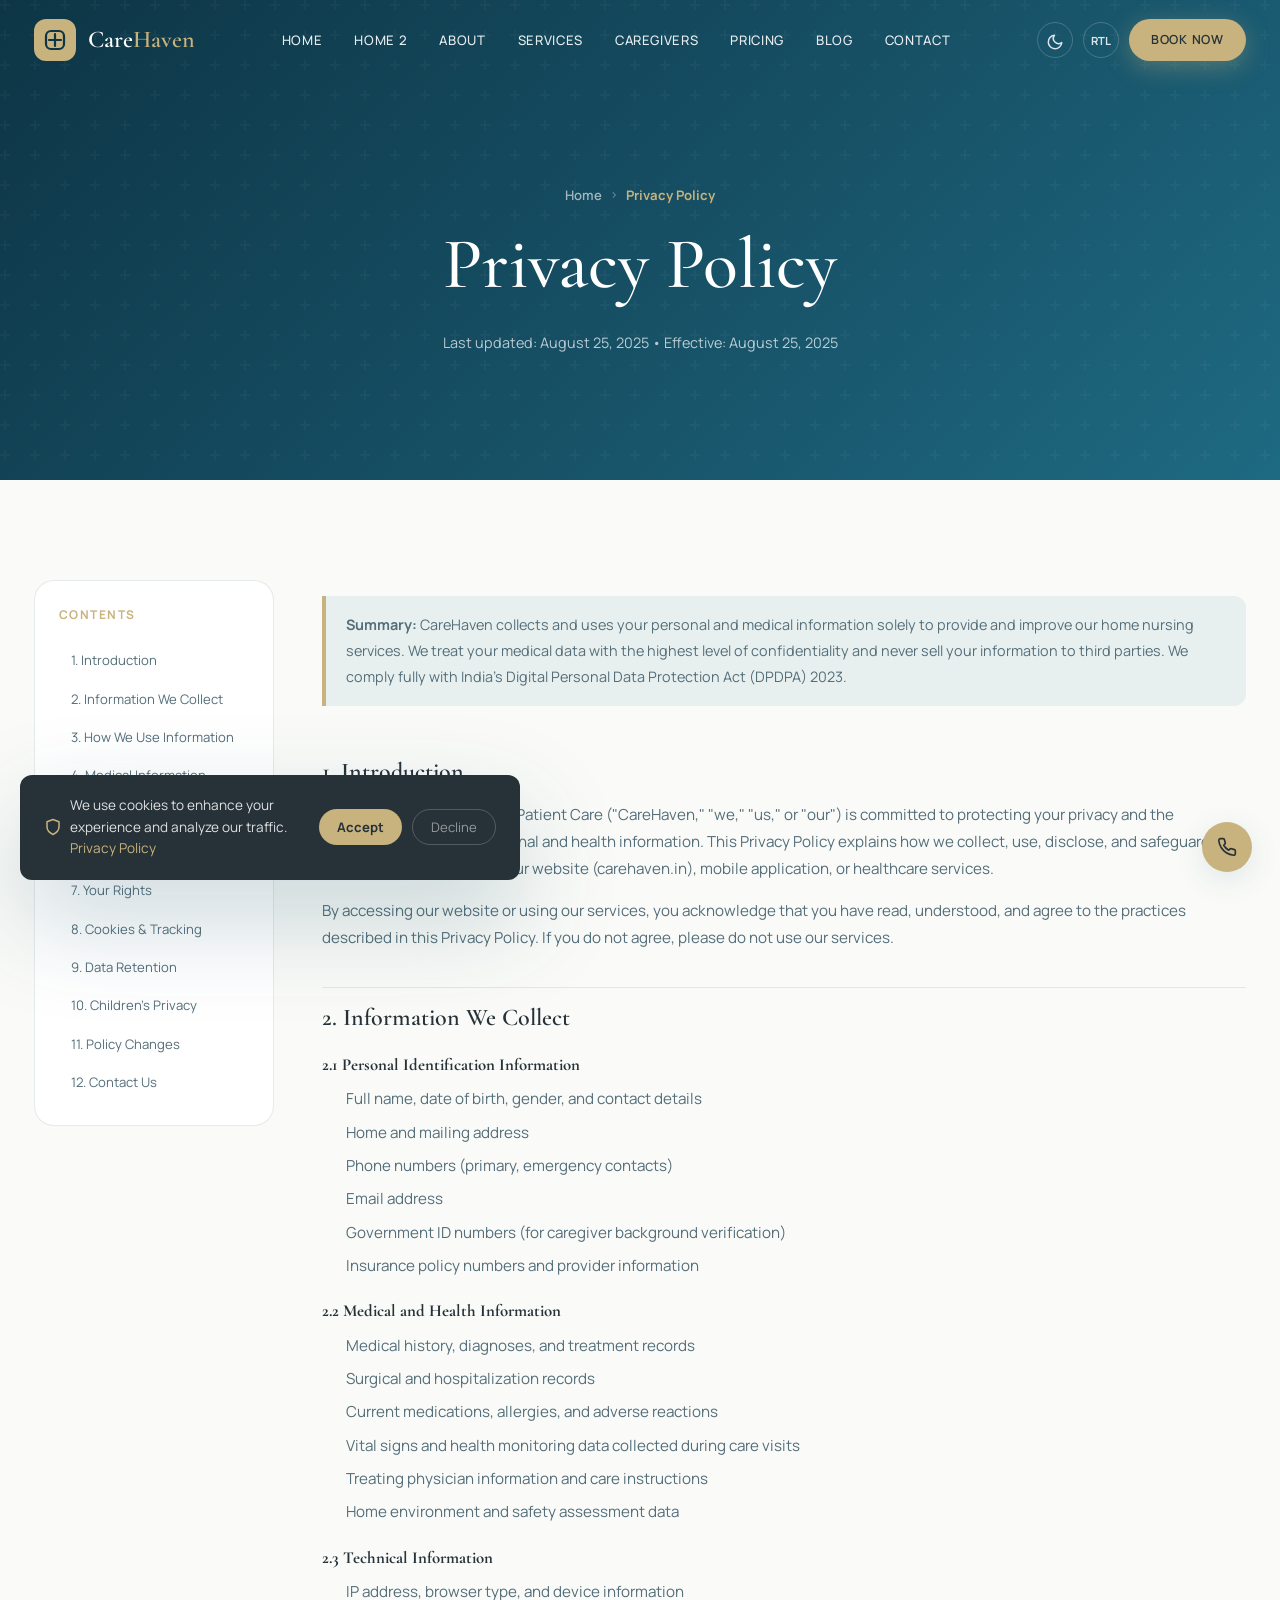
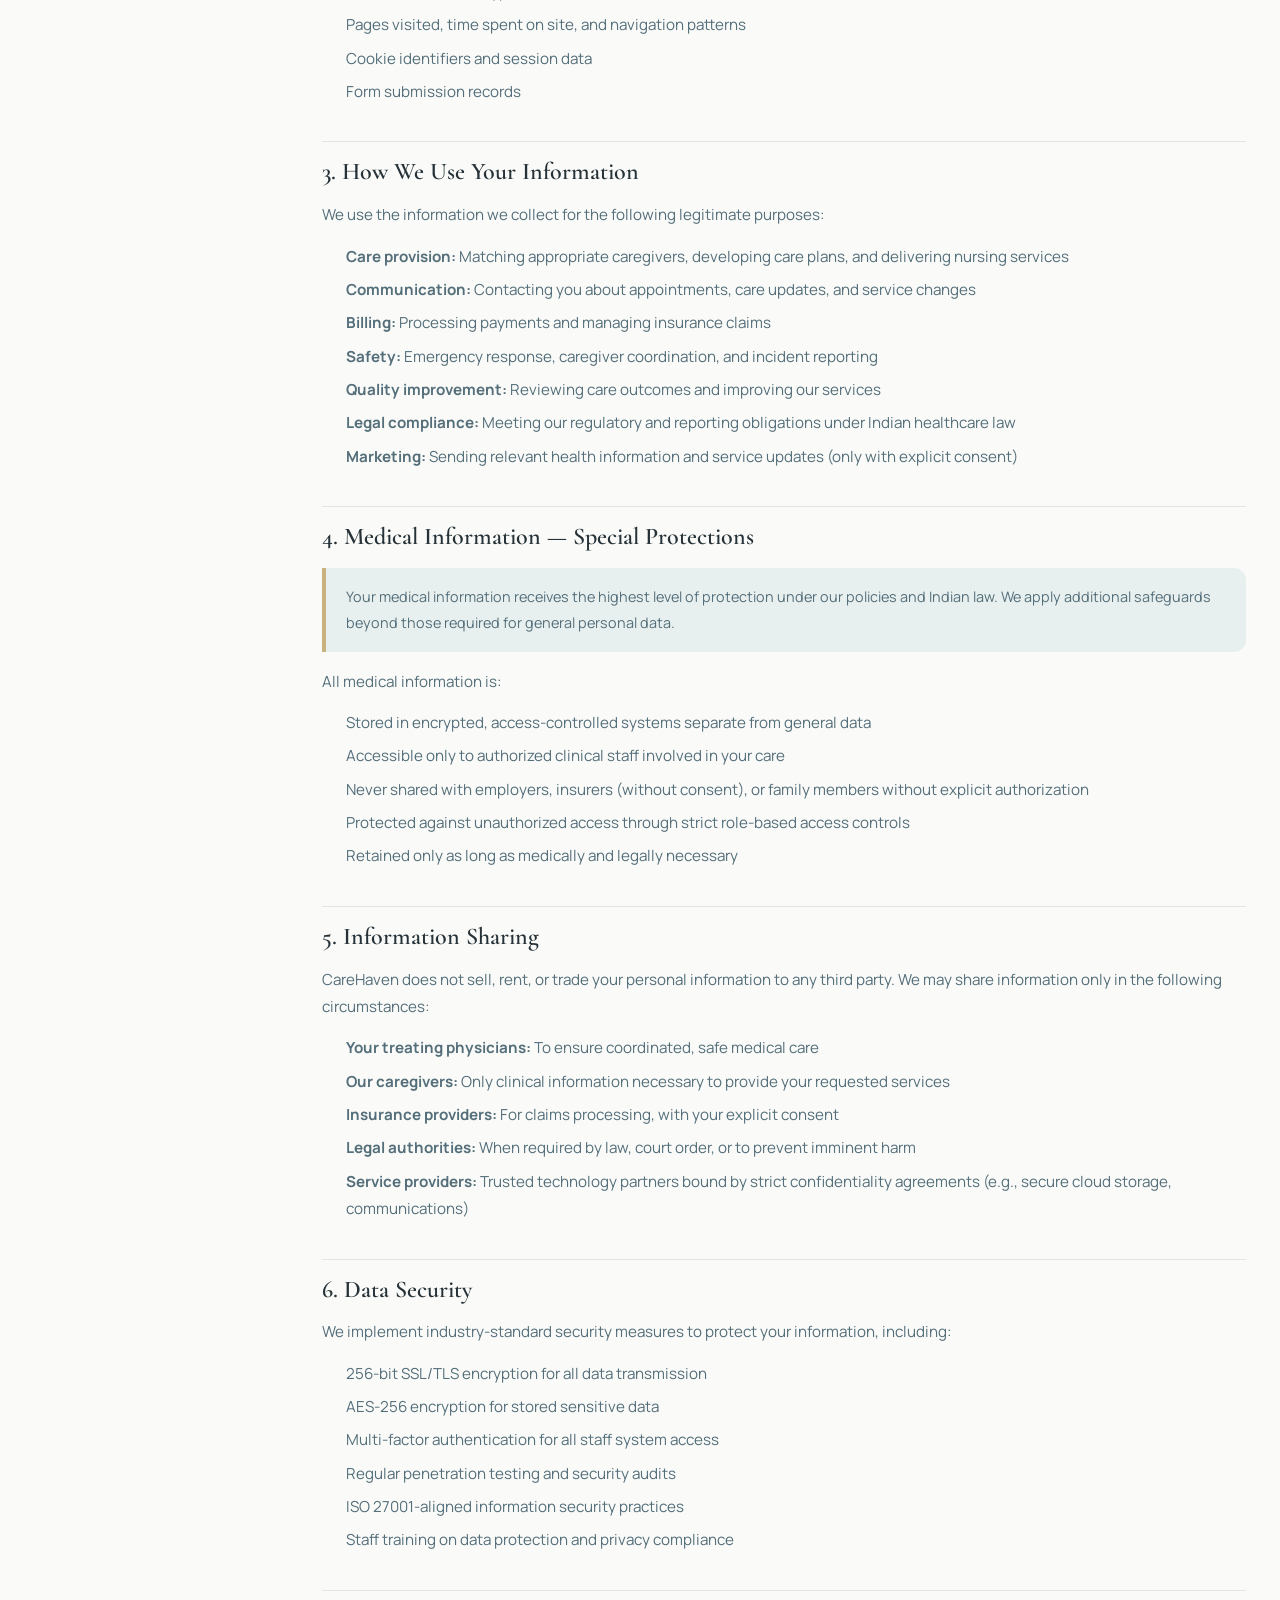
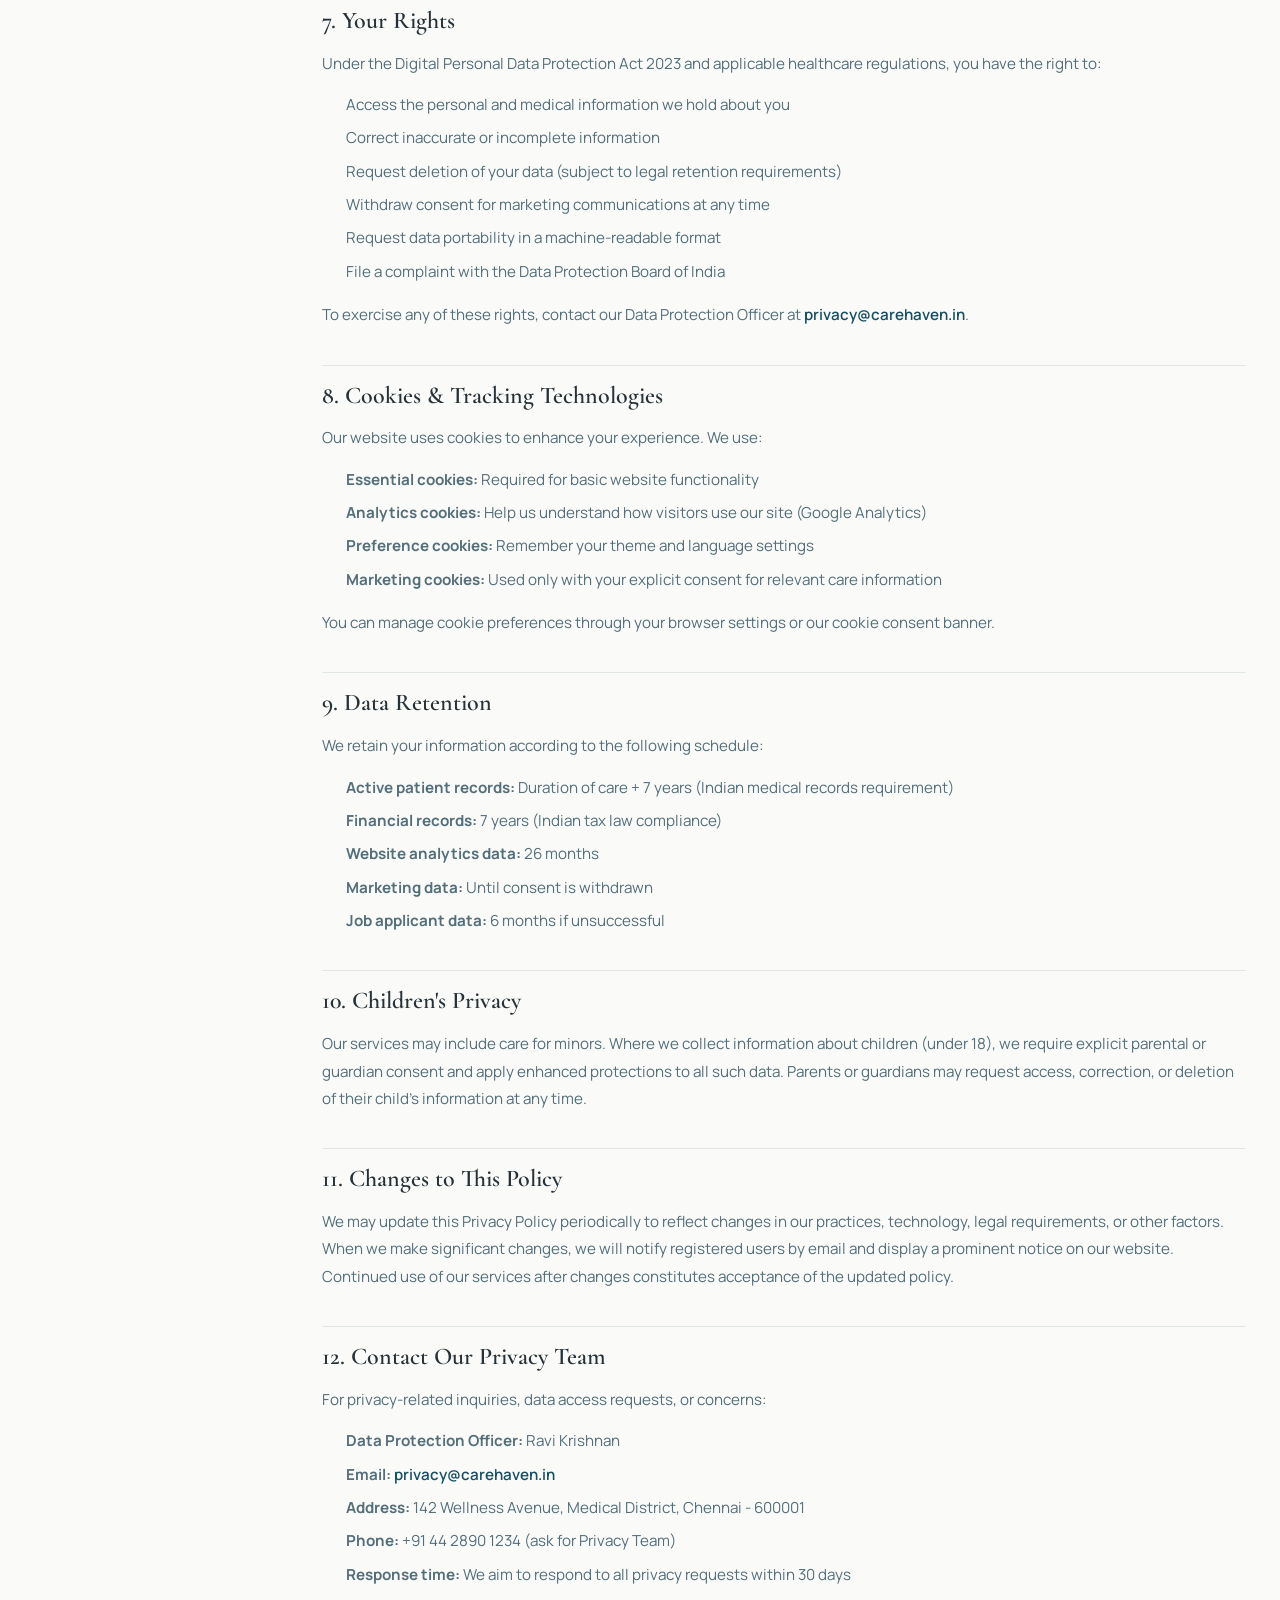
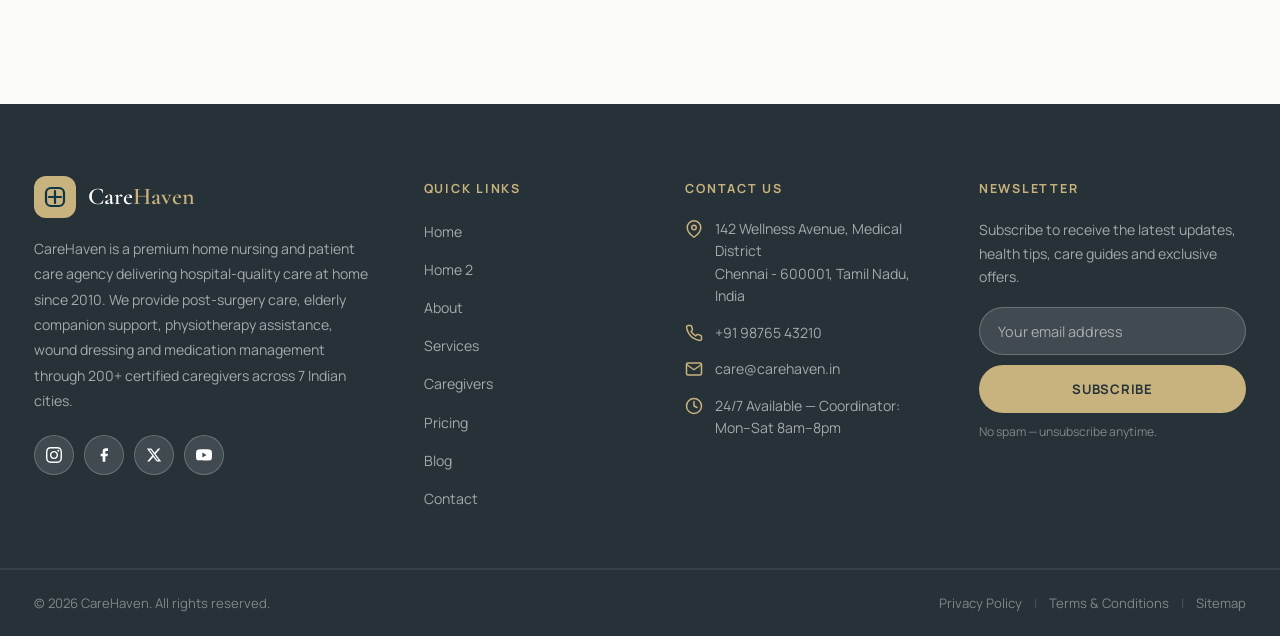
<file: privacy.html>
<!DOCTYPE html>
<html lang="en" data-theme="light" dir="ltr">
<head>
  <meta charset="UTF-8">
  <meta name="viewport" content="width=device-width, initial-scale=1.0">
  <meta name="description" content="CareHaven Privacy Policy — How we collect, use, protect, and handle your personal and medical information in compliance with Indian data protection laws.">
  <title>Privacy Policy — CareHaven Home Nursing & Patient Care</title>
  <link rel="icon" href="images/favicon.ico" sizes="any">
  <link rel="icon" type="image/svg+xml" href="images/favicon.svg">
  <link rel="icon" type="image/png" sizes="32x32" href="images/favicon-32x32.png">
  <link rel="icon" type="image/png" sizes="16x16" href="images/favicon-16x16.png">
  <link rel="apple-touch-icon" href="images/apple-touch-icon.png">
  <meta name="theme-color" content="#164E63">
  <link rel="stylesheet" href="css/style.css">
  <style>
    .legal-layout { display: grid; grid-template-columns: 240px 1fr; gap: 48px; align-items: start; }
    .legal-nav { position: sticky; top: 100px; background: var(--bg-card); border-radius: var(--radius-lg); padding: 24px; border: 1px solid var(--border-light); }
    .legal-nav-title { font-size: 0.75rem; font-weight: 700; letter-spacing: 0.12em; text-transform: uppercase; color: var(--champagne); margin-bottom: 16px; }
    .legal-nav a { display: block; font-size: 0.82rem; color: var(--text-secondary); padding: 8px 12px; border-radius: var(--radius-sm); transition: all var(--transition-fast); }
    .legal-nav a:hover, .legal-nav a.active { background: var(--mist); color: var(--teal); padding-left: 16px; }
    .legal-content { font-size: 0.95rem; line-height: 1.8; color: var(--text-secondary); }
    .legal-content h2 { font-family: var(--font-display); font-size: 1.5rem; font-weight: 600; color: var(--text-primary); margin: 36px 0 14px; padding-top: 16px; border-top: 1px solid var(--border-light); }
    .legal-content h2:first-of-type { border-top: none; }
    .legal-content h3 { font-size: 1.05rem; font-weight: 700; color: var(--text-primary); margin: 22px 0 10px; }
    .legal-content p { margin-bottom: 14px; }
    .legal-content ul { padding-left: 24px; margin-bottom: 16px; }
    .legal-content li { margin-bottom: 6px; }
    .legal-content a { color: var(--teal); font-weight: 600; }
    .legal-highlight { background: var(--mist); border-left: 4px solid var(--champagne); padding: 16px 20px; border-radius: 0 var(--radius-md) var(--radius-md) 0; margin: 16px 0; font-size: 0.9rem; }
    @media(max-width:900px) { .legal-layout { grid-template-columns: 1fr; } .legal-nav { display: none; } }
  </style>
</head>
<body>
<div class="page-transition" id="pageTransition"></div>
<!-- NAVBAR -->
<nav id="navbar" class="transparent">
  <div class="nav-container">
    <a href="index.html" class="nav-logo"><div class="nav-logo-icon"><svg width="22" height="22" viewBox="0 0 24 24" fill="none" stroke="currentColor" stroke-width="2.2" stroke-linecap="round" stroke-linejoin="round"><path d="M12 6v12M6 12h12"/><rect x="3" y="3" width="18" height="18" rx="5"/></svg></div><span class="nav-logo-text">Care<span>Haven</span></span></a>
    <ul class="nav-menu">
      <li><a href="index.html" class="nav-link">Home</a></li>
      <li><a href="home2.html" class="nav-link">Home 2</a></li>
      <li><a href="about.html" class="nav-link">About</a></li>
      <li><a href="services.html" class="nav-link">Services</a></li>
      <li><a href="caregivers.html" class="nav-link">Caregivers</a></li>
      <li><a href="pricing.html" class="nav-link">Pricing</a></li>
      <li><a href="blog.html" class="nav-link">Blog</a></li>
      <li><a href="contact.html" class="nav-link">Contact</a></li>
    </ul>
    <div class="nav-actions">
      <button class="nav-toggle-btn" data-theme-toggle><span id="themeIcon"><svg width="18" height="18" viewBox="0 0 24 24" fill="none" stroke="currentColor" stroke-width="2" stroke-linecap="round" stroke-linejoin="round"><path d="M21 12.79A9 9 0 1 1 11.21 3 7 7 0 0 0 21 12.79z"/></svg></span></button>
      <button class="nav-toggle-btn" id="dirToggle" data-dir-toggle style="font-size:0.7rem;font-weight:700;">RTL</button>
      <a href="contact.html" class="btn btn-champagne btn-sm nav-cta">Book Now</a>
      <button class="hamburger" id="hamburger"><span></span><span></span><span></span></button>
    </div>
  </div>
</nav>
<div class="mobile-nav-overlay" id="mobileOverlay"></div>
<div class="mobile-nav" id="mobileNav">
  <a href="index.html" class="mobile-nav-link">Home</a>
  <a href="home2.html" class="mobile-nav-link">Home 2</a>
  <a href="about.html" class="mobile-nav-link">About</a>
  <a href="services.html" class="mobile-nav-link">Services</a>
  <a href="caregivers.html" class="mobile-nav-link">Caregivers</a>
  <a href="pricing.html" class="mobile-nav-link">Pricing</a>
  <a href="blog.html" class="mobile-nav-link">Blog</a>
  <a href="contact.html" class="mobile-nav-link">Contact</a>
  <a href="contact.html" class="btn btn-primary">Book Now</a>
</div>

<!-- HERO -->
<section class="page-hero" style="min-height:480px;position:relative;background:linear-gradient(135deg,#0D3545,#164E63,#1E6A82);">
  <div class="container" style="position:relative;z-index:1;">
    <div class="page-hero-content">
      <nav class="breadcrumb" style="margin-bottom:16px;"><a href="index.html">Home</a><span class="breadcrumb-sep">›</span><span class="breadcrumb-current">Privacy Policy</span></nav>
      <h1>Privacy Policy</h1>
      <p style="color:rgba(255,255,255,0.7);font-size:0.9rem;margin-top:10px;">Last updated: August 25, 2025 • Effective: August 25, 2025</p>
    </div>
  </div>
</section>

<section class="section-py" style="background:var(--bg-primary);">
  <div class="container">
    <div class="legal-layout">
      <!-- TOC Sidebar -->
      <div class="legal-nav">
        <div class="legal-nav-title">Contents</div>
        <a href="#intro">1. Introduction</a>
        <a href="#collect">2. Information We Collect</a>
        <a href="#use">3. How We Use Information</a>
        <a href="#medical">4. Medical Information</a>
        <a href="#share">5. Information Sharing</a>
        <a href="#security">6. Data Security</a>
        <a href="#rights">7. Your Rights</a>
        <a href="#cookies">8. Cookies & Tracking</a>
        <a href="#retention">9. Data Retention</a>
        <a href="#children">10. Children's Privacy</a>
        <a href="#changes">11. Policy Changes</a>
        <a href="#contact-privacy">12. Contact Us</a>
      </div>

      <!-- Content -->
      <div class="legal-content">
        <div class="legal-highlight">
          <strong>Summary:</strong> CareHaven collects and uses your personal and medical information solely to provide and improve our home nursing services. We treat your medical data with the highest level of confidentiality and never sell your information to third parties. We comply fully with India's Digital Personal Data Protection Act (DPDPA) 2023.
        </div>

        <h2 id="intro">1. Introduction</h2>
        <p>CareHaven Home Nursing & Patient Care ("CareHaven," "we," "us," or "our") is committed to protecting your privacy and the confidentiality of your personal and health information. This Privacy Policy explains how we collect, use, disclose, and safeguard information when you use our website (carehaven.in), mobile application, or healthcare services.</p>
        <p>By accessing our website or using our services, you acknowledge that you have read, understood, and agree to the practices described in this Privacy Policy. If you do not agree, please do not use our services.</p>

        <h2 id="collect">2. Information We Collect</h2>
        <h3>2.1 Personal Identification Information</h3>
        <ul>
          <li>Full name, date of birth, gender, and contact details</li>
          <li>Home and mailing address</li>
          <li>Phone numbers (primary, emergency contacts)</li>
          <li>Email address</li>
          <li>Government ID numbers (for caregiver background verification)</li>
          <li>Insurance policy numbers and provider information</li>
        </ul>
        <h3>2.2 Medical and Health Information</h3>
        <ul>
          <li>Medical history, diagnoses, and treatment records</li>
          <li>Surgical and hospitalization records</li>
          <li>Current medications, allergies, and adverse reactions</li>
          <li>Vital signs and health monitoring data collected during care visits</li>
          <li>Treating physician information and care instructions</li>
          <li>Home environment and safety assessment data</li>
        </ul>
        <h3>2.3 Technical Information</h3>
        <ul>
          <li>IP address, browser type, and device information</li>
          <li>Pages visited, time spent on site, and navigation patterns</li>
          <li>Cookie identifiers and session data</li>
          <li>Form submission records</li>
        </ul>

        <h2 id="use">3. How We Use Your Information</h2>
        <p>We use the information we collect for the following legitimate purposes:</p>
        <ul>
          <li><strong>Care provision:</strong> Matching appropriate caregivers, developing care plans, and delivering nursing services</li>
          <li><strong>Communication:</strong> Contacting you about appointments, care updates, and service changes</li>
          <li><strong>Billing:</strong> Processing payments and managing insurance claims</li>
          <li><strong>Safety:</strong> Emergency response, caregiver coordination, and incident reporting</li>
          <li><strong>Quality improvement:</strong> Reviewing care outcomes and improving our services</li>
          <li><strong>Legal compliance:</strong> Meeting our regulatory and reporting obligations under Indian healthcare law</li>
          <li><strong>Marketing:</strong> Sending relevant health information and service updates (only with explicit consent)</li>
        </ul>

        <h2 id="medical">4. Medical Information — Special Protections</h2>
        <div class="legal-highlight">
          Your medical information receives the highest level of protection under our policies and Indian law. We apply additional safeguards beyond those required for general personal data.
        </div>
        <p>All medical information is:</p>
        <ul>
          <li>Stored in encrypted, access-controlled systems separate from general data</li>
          <li>Accessible only to authorized clinical staff involved in your care</li>
          <li>Never shared with employers, insurers (without consent), or family members without explicit authorization</li>
          <li>Protected against unauthorized access through strict role-based access controls</li>
          <li>Retained only as long as medically and legally necessary</li>
        </ul>

        <h2 id="share">5. Information Sharing</h2>
        <p>CareHaven does not sell, rent, or trade your personal information to any third party. We may share information only in the following circumstances:</p>
        <ul>
          <li><strong>Your treating physicians:</strong> To ensure coordinated, safe medical care</li>
          <li><strong>Our caregivers:</strong> Only clinical information necessary to provide your requested services</li>
          <li><strong>Insurance providers:</strong> For claims processing, with your explicit consent</li>
          <li><strong>Legal authorities:</strong> When required by law, court order, or to prevent imminent harm</li>
          <li><strong>Service providers:</strong> Trusted technology partners bound by strict confidentiality agreements (e.g., secure cloud storage, communications)</li>
        </ul>

        <h2 id="security">6. Data Security</h2>
        <p>We implement industry-standard security measures to protect your information, including:</p>
        <ul>
          <li>256-bit SSL/TLS encryption for all data transmission</li>
          <li>AES-256 encryption for stored sensitive data</li>
          <li>Multi-factor authentication for all staff system access</li>
          <li>Regular penetration testing and security audits</li>
          <li>ISO 27001-aligned information security practices</li>
          <li>Staff training on data protection and privacy compliance</li>
        </ul>

        <h2 id="rights">7. Your Rights</h2>
        <p>Under the Digital Personal Data Protection Act 2023 and applicable healthcare regulations, you have the right to:</p>
        <ul>
          <li>Access the personal and medical information we hold about you</li>
          <li>Correct inaccurate or incomplete information</li>
          <li>Request deletion of your data (subject to legal retention requirements)</li>
          <li>Withdraw consent for marketing communications at any time</li>
          <li>Request data portability in a machine-readable format</li>
          <li>File a complaint with the Data Protection Board of India</li>
        </ul>
        <p>To exercise any of these rights, contact our Data Protection Officer at <a href="mailto:privacy@carehaven.in">privacy@carehaven.in</a>.</p>

        <h2 id="cookies">8. Cookies & Tracking Technologies</h2>
        <p>Our website uses cookies to enhance your experience. We use:</p>
        <ul>
          <li><strong>Essential cookies:</strong> Required for basic website functionality</li>
          <li><strong>Analytics cookies:</strong> Help us understand how visitors use our site (Google Analytics)</li>
          <li><strong>Preference cookies:</strong> Remember your theme and language settings</li>
          <li><strong>Marketing cookies:</strong> Used only with your explicit consent for relevant care information</li>
        </ul>
        <p>You can manage cookie preferences through your browser settings or our cookie consent banner.</p>

        <h2 id="retention">9. Data Retention</h2>
        <p>We retain your information according to the following schedule:</p>
        <ul>
          <li><strong>Active patient records:</strong> Duration of care + 7 years (Indian medical records requirement)</li>
          <li><strong>Financial records:</strong> 7 years (Indian tax law compliance)</li>
          <li><strong>Website analytics data:</strong> 26 months</li>
          <li><strong>Marketing data:</strong> Until consent is withdrawn</li>
          <li><strong>Job applicant data:</strong> 6 months if unsuccessful</li>
        </ul>

        <h2 id="children">10. Children's Privacy</h2>
        <p>Our services may include care for minors. Where we collect information about children (under 18), we require explicit parental or guardian consent and apply enhanced protections to all such data. Parents or guardians may request access, correction, or deletion of their child's information at any time.</p>

        <h2 id="changes">11. Changes to This Policy</h2>
        <p>We may update this Privacy Policy periodically to reflect changes in our practices, technology, legal requirements, or other factors. When we make significant changes, we will notify registered users by email and display a prominent notice on our website. Continued use of our services after changes constitutes acceptance of the updated policy.</p>

        <h2 id="contact-privacy">12. Contact Our Privacy Team</h2>
        <p>For privacy-related inquiries, data access requests, or concerns:</p>
        <ul>
          <li><strong>Data Protection Officer:</strong> Ravi Krishnan</li>
          <li><strong>Email:</strong> <a href="mailto:privacy@carehaven.in">privacy@carehaven.in</a></li>
          <li><strong>Address:</strong> 142 Wellness Avenue, Medical District, Chennai - 600001</li>
          <li><strong>Phone:</strong> +91 44 2890 1234 (ask for Privacy Team)</li>
          <li><strong>Response time:</strong> We aim to respond to all privacy requests within 30 days</li>
        </ul>
      </div>
    </div>
  </div>
</section>

<!-- FOOTER -->
<!-- STANDARDIZED FOOTER — Unified across all pages (FOOTER-ONLY) -->
<footer class="site-footer" role="contentinfo" aria-label="Site footer">
  <div class="footer-top">
    <div class="container">
      <div class="footer-grid">
        <!-- COL 1 — COMPANY -->
        <div class="footer-col footer-col--brand">
          <a href="index.html" class="nav-logo footer-logo" aria-label="CareHaven home">
            <div class="nav-logo-icon"><svg width="22" height="22" viewBox="0 0 24 24" fill="none" stroke="currentColor" stroke-width="2.2" stroke-linecap="round" stroke-linejoin="round" aria-hidden="true"><path d="M12 6v12M6 12h12"/><rect x="3" y="3" width="18" height="18" rx="5"/></svg></div>
            <span class="nav-logo-text" style="color:white;">Care<span>Haven</span></span>
          </a>
          <p class="footer-description">CareHaven is a premium home nursing and patient care agency delivering hospital-quality care at home since 2010. We provide post-surgery care, elderly companion support, physiotherapy assistance, wound dressing and medication management through 200+ certified caregivers across 7 Indian cities.</p>
          <div class="footer-socials">
            <a href="https://www.instagram.com/" target="_blank" rel="noopener noreferrer" class="footer-social" aria-label="Instagram — CareHaven"><svg width="16" height="16" viewBox="0 0 24 24" fill="currentColor" aria-hidden="true"><path d="M12 2.163c3.204 0 3.584.012 4.85.07 3.252.148 4.771 1.691 4.919 4.919.058 1.265.069 1.645.069 4.849 0 3.205-.012 3.584-.069 4.849-.149 3.225-1.664 4.771-4.919 4.919-1.266.058-1.644.07-4.85.07-3.204 0-3.584-.012-4.849-.07-3.26-.149-4.771-1.699-4.919-4.92-.058-1.265-.07-1.644-.07-4.849 0-3.204.013-3.583.07-4.849.149-3.227 1.664-4.771 4.919-4.919 1.266-.057 1.645-.069 4.849-.069zm0-2.163c-3.259 0-3.667.014-4.947.072-4.358.2-6.78 2.618-6.98 6.98-.059 1.281-.073 1.689-.073 4.948 0 3.259.014 3.668.072 4.948.2 4.358 2.618 6.78 6.98 6.98 1.281.058 1.689.072 4.948.072 3.259 0 3.668-.014 4.948-.072 4.354-.2 6.782-2.618 6.979-6.98.059-1.28.073-1.689.073-4.948 0-3.259-.014-3.667-.072-4.947-.196-4.354-2.617-6.78-6.979-6.98-1.281-.059-1.69-.073-4.949-.073zm0 5.838c-3.403 0-6.162 2.759-6.162 6.162s2.759 6.163 6.162 6.163 6.162-2.759 6.162-6.163c0-3.403-2.759-6.162-6.162-6.162zm0 10.162c-2.209 0-4-1.79-4-4 0-2.209 1.791-4 4-4s4 1.791 4 4c0 2.21-1.791 4-4 4zm6.406-11.845c-.796 0-1.441.645-1.441 1.44s.645 1.44 1.441 1.44c.795 0 1.439-.645 1.439-1.44s-.644-1.44-1.439-1.44z"/></svg></a>
            <a href="https://www.facebook.com/" target="_blank" rel="noopener noreferrer" class="footer-social" aria-label="Facebook — CareHaven"><svg width="16" height="16" viewBox="0 0 24 24" fill="currentColor" aria-hidden="true"><path d="M18 2h-3a5 5 0 0 0-5 5v3H7v4h3v8h4v-8h3l1-4h-4V7a1 1 0 0 1 1-1h3z"/></svg></a>
            <a href="https://x.com/" target="_blank" rel="noopener noreferrer" class="footer-social" aria-label="X / Twitter — CareHaven"><svg width="16" height="16" viewBox="0 0 24 24" fill="currentColor" aria-hidden="true"><path d="M18.244 2.25h3.308l-7.227 8.26 8.502 11.24H16.17l-5.214-6.817L4.99 21.75H1.68l7.73-8.835L1.254 2.25H8.08l4.713 6.231zm-1.161 17.52h1.833L7.084 4.126H5.117z"/></svg></a>
            <a href="https://www.youtube.com/" target="_blank" rel="noopener noreferrer" class="footer-social" aria-label="YouTube — CareHaven"><svg width="16" height="16" viewBox="0 0 24 24" fill="currentColor" aria-hidden="true"><path d="M23.498 6.186a3.016 3.016 0 0 0-2.122-2.136C19.505 3.545 12 3.545 12 3.545s-7.505 0-9.377.505A3.017 3.017 0 0 0 .505 6.186C0 8.07 0 12 0 12s0 3.93.505 5.814a3.016 3.016 0 0 0 2.122 2.136c1.871.505 9.376.505 9.376.505s7.505 0 9.377-.505a3.015 3.015 0 0 0 2.122-2.136C24 15.93 24 12 24 12s0-3.93-.502-5.814zM9.545 15.568V8.432L15.818 12l-6.273 3.568z"/></svg></a>
          </div>
        </div>
        <!-- COL 2 — QUICK LINKS -->
        <div class="footer-col">
          <h4 class="footer-heading">Quick Links</h4>
          <ul class="footer-links" role="list">
            <li><a href="index.html" class="footer-link">Home</a></li>
            <li><a href="home2.html" class="footer-link">Home 2</a></li>
            <li><a href="about.html" class="footer-link">About</a></li>
            <li><a href="services.html" class="footer-link">Services</a></li>
            <li><a href="caregivers.html" class="footer-link">Caregivers</a></li>
            <li><a href="pricing.html" class="footer-link">Pricing</a></li>
            <li><a href="blog.html" class="footer-link">Blog</a></li>
            <li><a href="contact.html" class="footer-link">Contact</a></li>
          </ul>
        </div>
        <!-- COL 3 — CONTACT US -->
        <div class="footer-col">
          <h4 class="footer-heading">Contact Us</h4>
          <ul class="footer-contact-list" role="list">
            <li class="footer-contact-item">
              <span class="footer-contact-icon" aria-hidden="true"><svg width="18" height="18" viewBox="0 0 24 24" fill="none" stroke="currentColor" stroke-width="2" stroke-linecap="round" stroke-linejoin="round"><path d="M21 10c0 7-9 13-9 13s-9-6-9-13a9 9 0 0 1 18 0z"/><circle cx="12" cy="10" r="3"/></svg></span>
              <a href="https://maps.google.com/?q=142+Wellness+Avenue+Medical+District+Chennai+600001" target="_blank" rel="noopener noreferrer" class="footer-contact-link">142 Wellness Avenue, Medical District<br>Chennai - 600001, Tamil Nadu, India</a>
            </li>
            <li class="footer-contact-item">
              <span class="footer-contact-icon" aria-hidden="true"><svg width="18" height="18" viewBox="0 0 24 24" fill="none" stroke="currentColor" stroke-width="2" stroke-linecap="round" stroke-linejoin="round"><path d="M22 16.92v3a2 2 0 0 1-2.18 2 19.79 19.79 0 0 1-8.63-3.07 19.5 19.5 0 0 1-6-6 19.79 19.79 0 0 1-3.07-8.67A2 2 0 0 1 4.11 2h3a2 2 0 0 1 2 1.72 12.84 12.84 0 0 0 .7 2.81 2 2 0 0 1-.45 2.11L8.09 9.91a16 16 0 0 0 6 6l1.27-1.27a2 2 0 0 1 2.11-.45 12.84 12.84 0 0 0 2.81.7A2 2 0 0 1 22 16.92z"/></svg></span>
              <a href="tel:+919876543210" class="footer-contact-link">+91 98765 43210</a>
            </li>
            <li class="footer-contact-item">
              <span class="footer-contact-icon" aria-hidden="true"><svg width="18" height="18" viewBox="0 0 24 24" fill="none" stroke="currentColor" stroke-width="2" stroke-linecap="round" stroke-linejoin="round"><path d="M4 4h16c1.1 0 2 .9 2 2v12c0 1.1-.9 2-2 2H4c-1.1 0-2-.9-2-2V6c0-1.1.9-2 2-2z"/><polyline points="22,6 12,13 2,6"/></svg></span>
              <a href="mailto:care@carehaven.in" class="footer-contact-link">care@carehaven.in</a>
            </li>
            <li class="footer-contact-item">
              <span class="footer-contact-icon" aria-hidden="true"><svg width="18" height="18" viewBox="0 0 24 24" fill="none" stroke="currentColor" stroke-width="2" stroke-linecap="round" stroke-linejoin="round"><circle cx="12" cy="12" r="10"/><polyline points="12 6 12 12 16 14"/></svg></span>
              <span class="footer-contact-text">24/7 Available — Coordinator: Mon–Sat 8am–8pm</span>
            </li>
          </ul>
        </div>
        <!-- COL 4 — NEWSLETTER -->
        <div class="footer-col footer-col--newsletter">
          <h4 class="footer-heading">Newsletter</h4>
          <p class="footer-newsletter-desc">Subscribe to receive the latest updates, health tips, care guides and exclusive offers.</p>
          <form class="footer-newsletter-form" novalidate onsubmit="return handleFooterNewsletter(event)">
            <label for="footer-newsletter-email" class="sr-only">Email address</label>
            <div class="footer-newsletter-field">
              <input type="email" id="footer-newsletter-email" class="footer-newsletter-input" placeholder="Your email address" aria-label="Email address for newsletter" required autocomplete="email">
              <button type="submit" class="footer-newsletter-btn">Subscribe</button>
            </div>
          </form>
          <p class="footer-newsletter-note">No spam — unsubscribe anytime.</p>
        </div>
      </div>
    </div>
  </div>
  <div class="footer-legal">
    <div class="container">
      <div class="footer-bottom">
        <p class="footer-bottom-text">© <span class="footer-year">2026</span> CareHaven. All rights reserved.</p>
        <nav class="footer-legal-nav" aria-label="Legal">
          <a href="privacy.html" class="footer-bottom-link">Privacy Policy</a>
          <span class="footer-legal-sep" aria-hidden="true">|</span>
          <a href="terms.html" class="footer-bottom-link">Terms &amp; Conditions</a>
          <span class="footer-legal-sep" aria-hidden="true">|</span>
          <a href="sitemap.html" class="footer-bottom-link">Sitemap</a>
        </nav>
      </div>
    </div>
  </div>
</footer>
<div class="fab-container"><button class="fab fab-top" id="fabTop" aria-label="Back to top"><svg width="18" height="18" viewBox="0 0 24 24" fill="none" stroke="currentColor" stroke-width="2.2" stroke-linecap="round" stroke-linejoin="round"><line x1="12" y1="19" x2="12" y2="5"/><polyline points="5 12 12 5 19 12"/></svg></button><a href="tel:+919876543210" class="fab fab-phone" aria-label="Call"><svg width="18" height="18" viewBox="0 0 24 24" fill="none" stroke="currentColor" stroke-width="2" stroke-linecap="round" stroke-linejoin="round"><path d="M22 16.92v3a2 2 0 0 1-2.18 2 19.79 19.79 0 0 1-8.63-3.07 19.5 19.5 0 0 1-6-6 19.79 19.79 0 0 1-3.07-8.67A2 2 0 0 1 4.11 2h3a2 2 0 0 1 2 1.72 12.84 12.84 0 0 0 .7 2.81 2 2 0 0 1-.45 2.11L8.09 9.91a16 16 0 0 0 6 6l1.27-1.27a2 2 0 0 1 2.11-.45 12.84 12.84 0 0 0 2.81.7A2 2 0 0 1 22 16.92z"/></svg></a></div>
<script src="js/main.js"></script>
<style>@media(max-width:768px){[style*="grid-template-columns:1.5fr 1fr 1fr 1.2fr"]{grid-template-columns:1fr!important;}}</style>
</body>
</html>
</file>
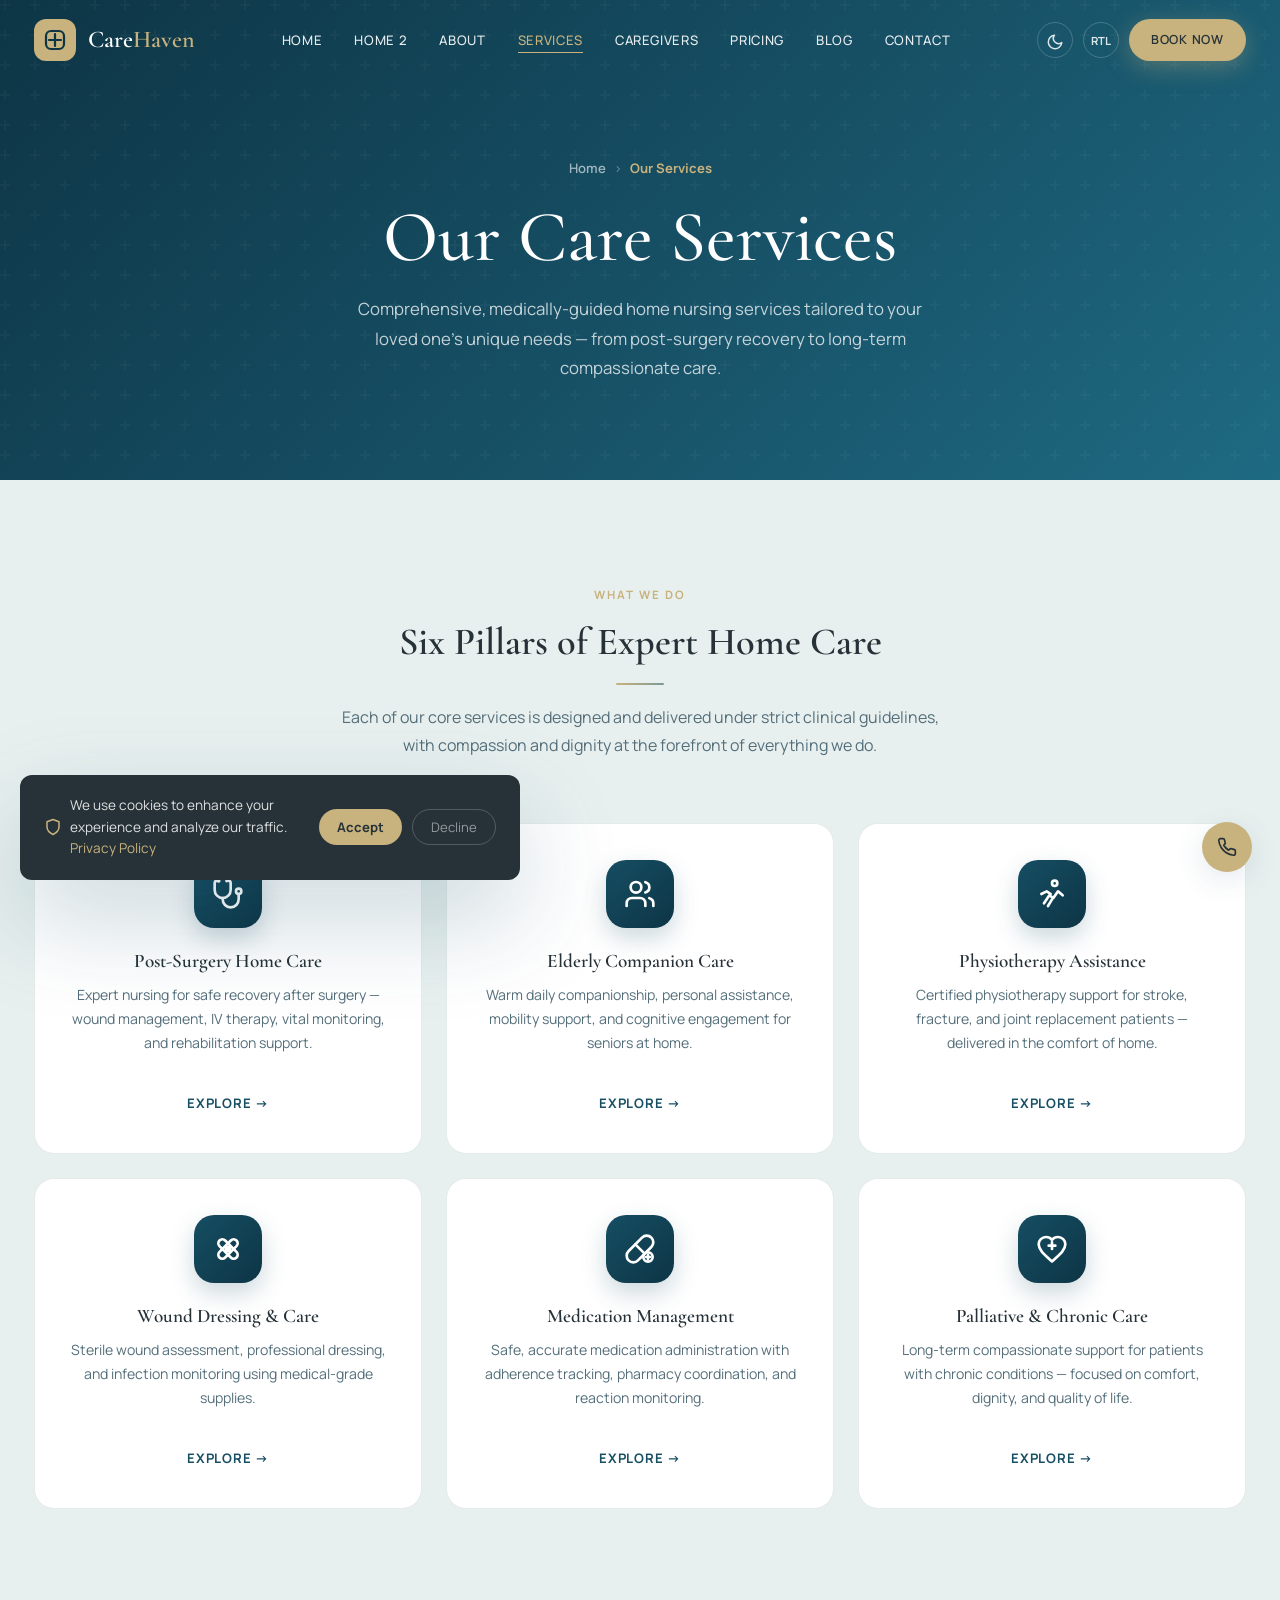
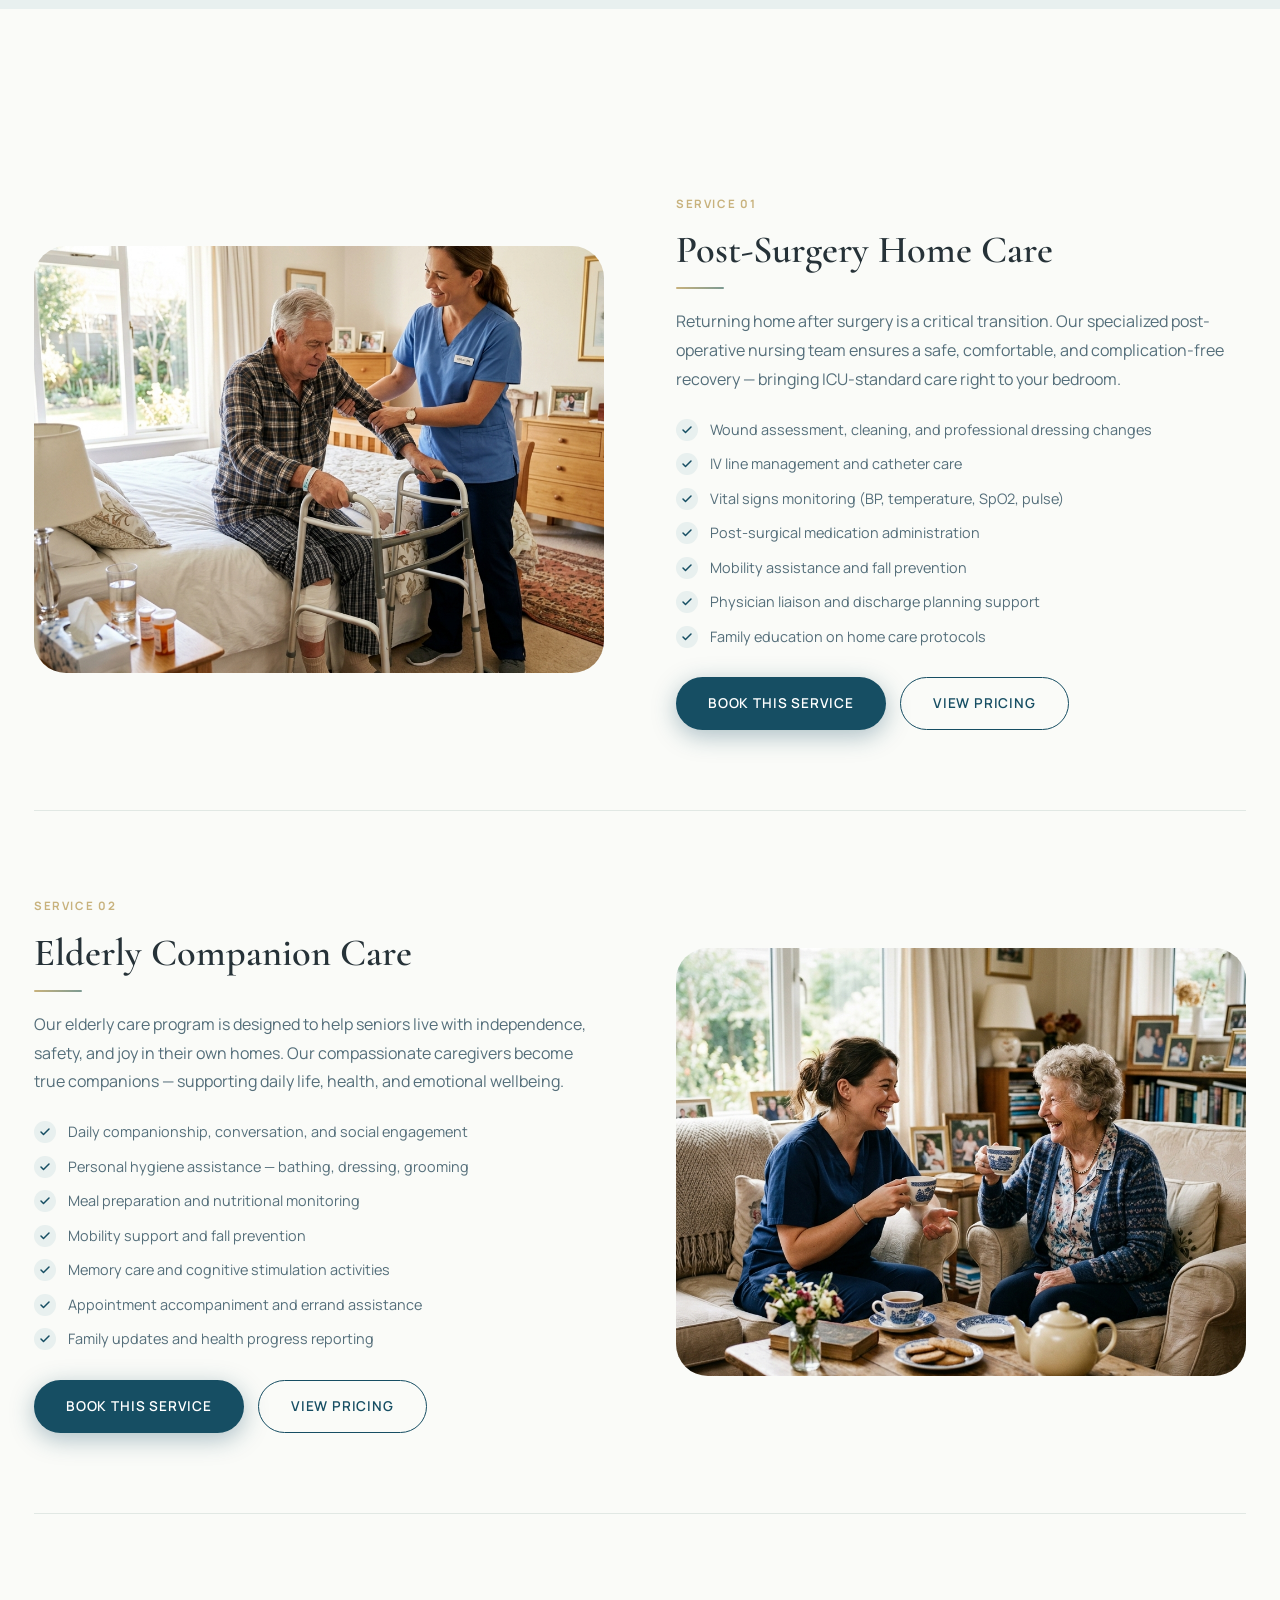
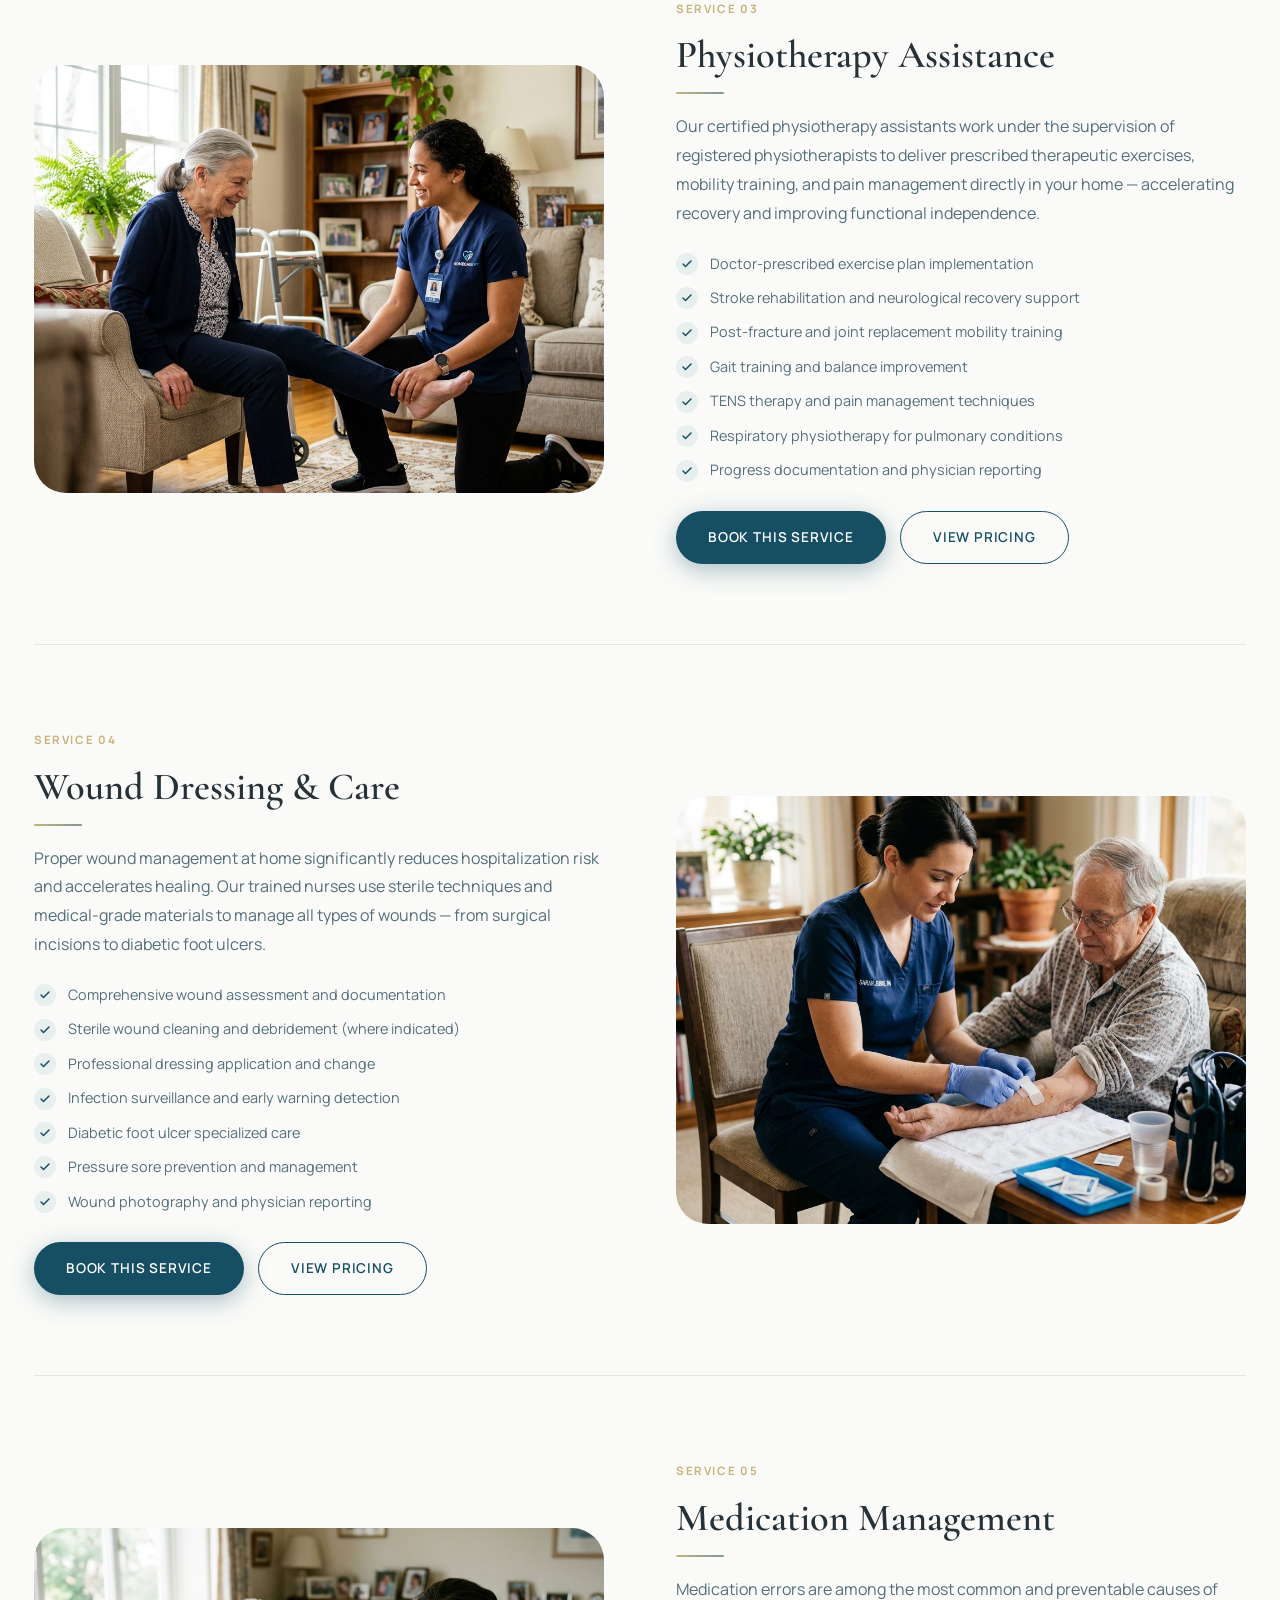
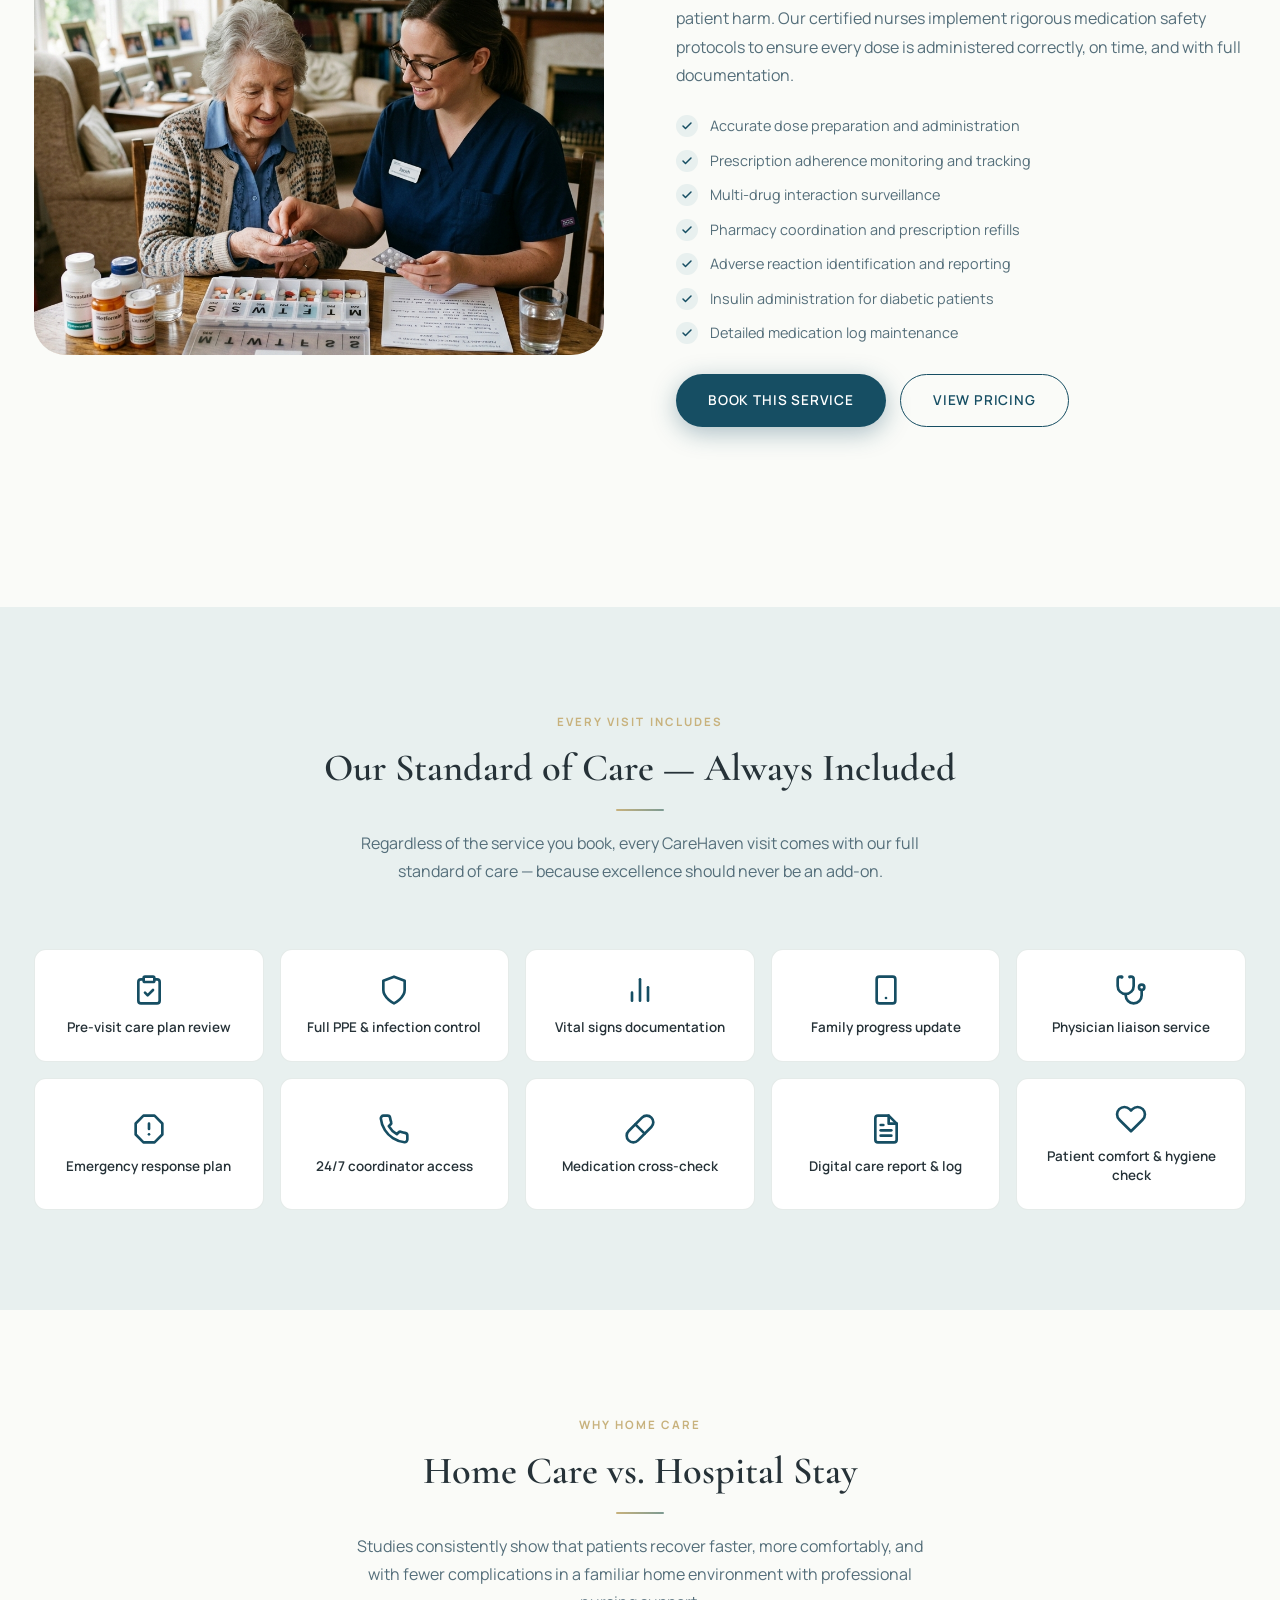
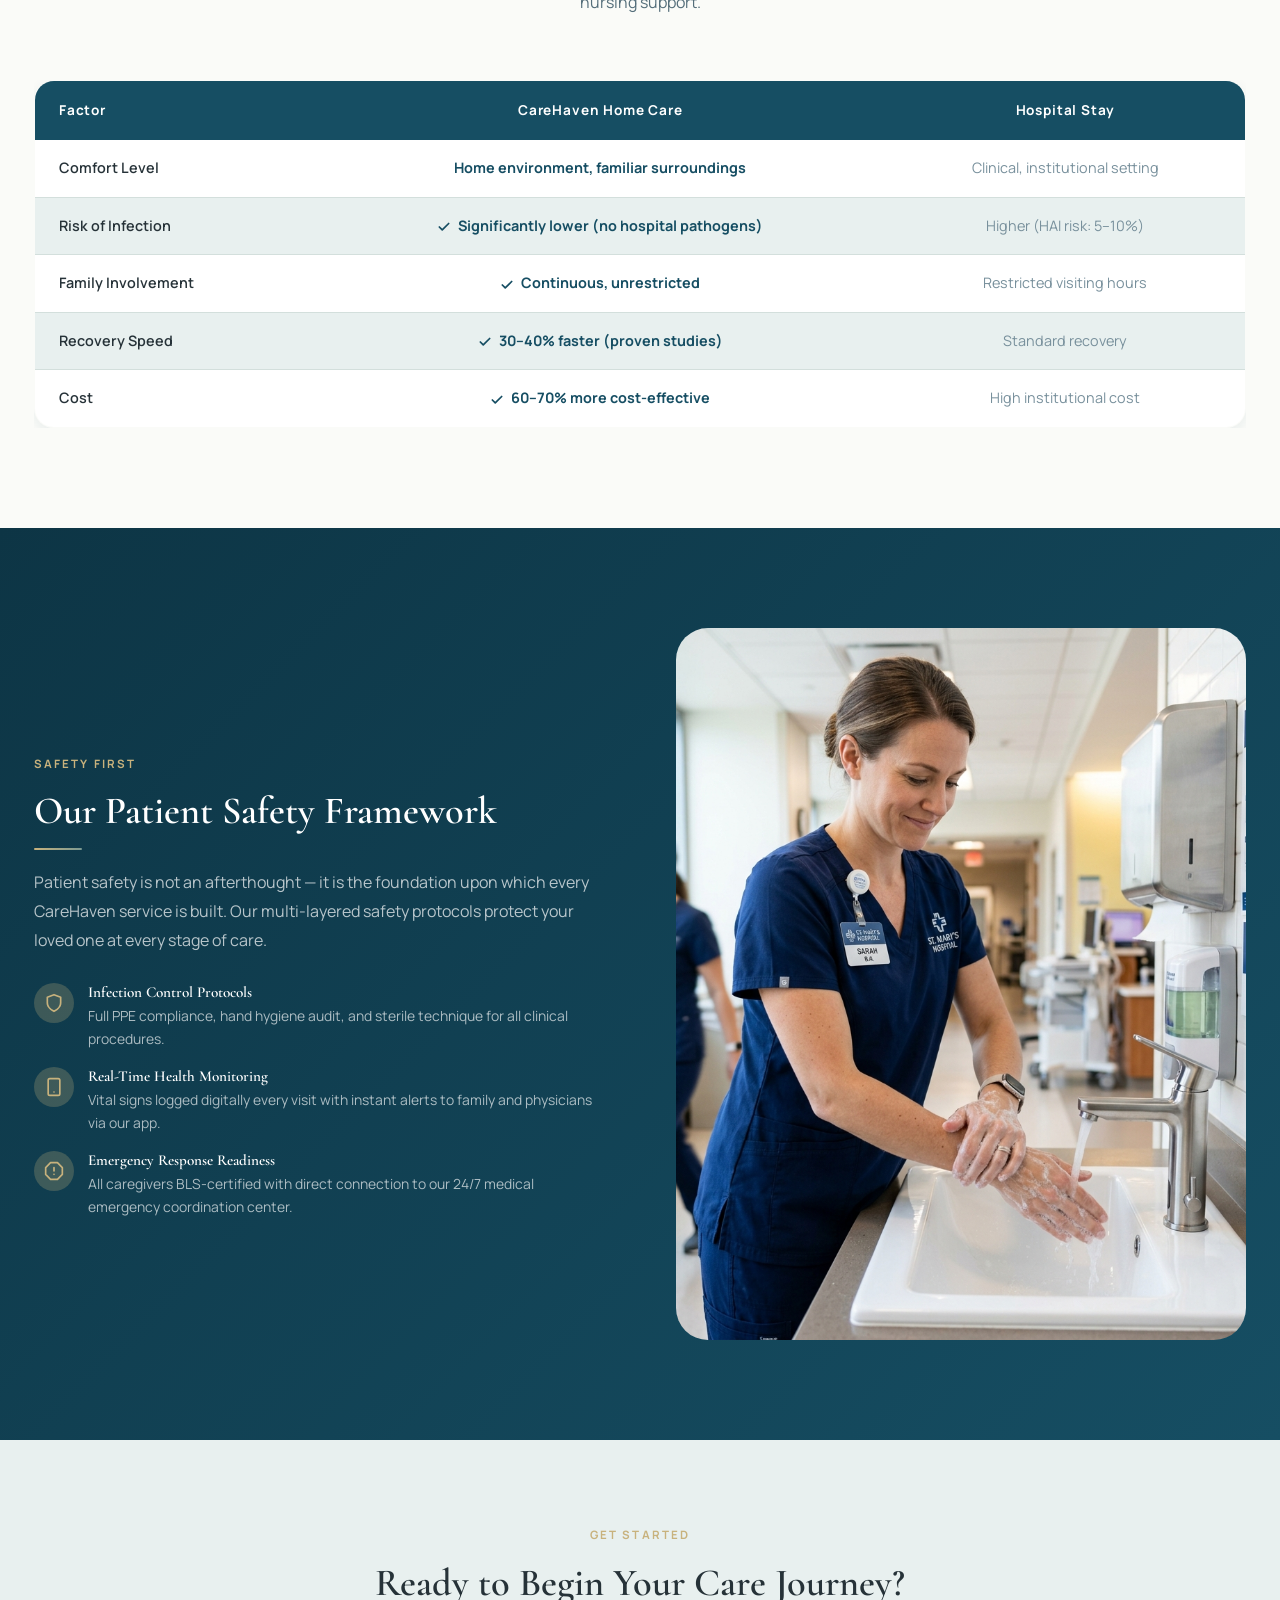
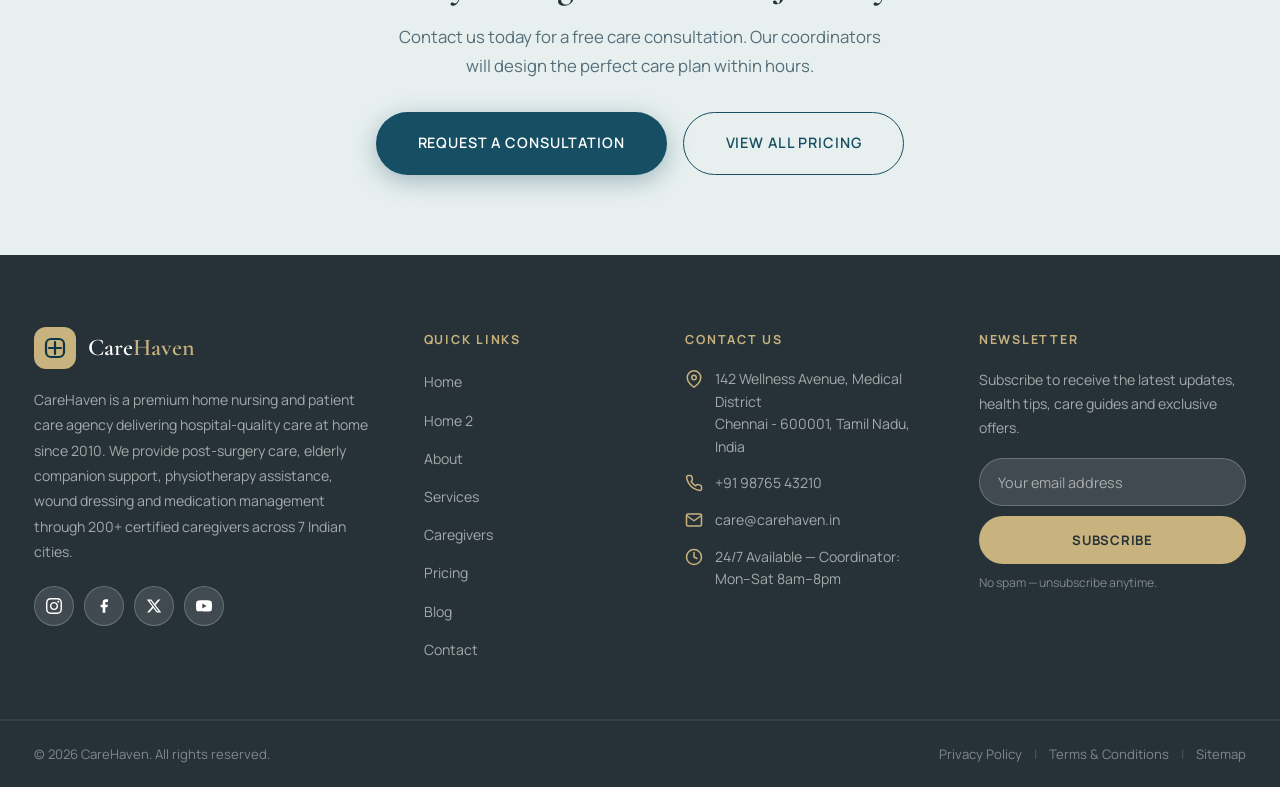
<file: services.html>
<!DOCTYPE html>
<html lang="en" data-theme="light" dir="ltr">
<head>
  <meta charset="UTF-8">
  <meta name="viewport" content="width=device-width, initial-scale=1.0">
  <meta name="description" content="CareHaven Services — Post-surgery home care, elderly companion care, physiotherapy assistance, wound dressing, medication management, and palliative care delivered at home.">
  <title>Our Services — CareHaven Home Nursing & Patient Care</title>
  <link rel="icon" href="images/favicon.ico" sizes="any">
  <link rel="icon" type="image/svg+xml" href="images/favicon.svg">
  <link rel="icon" type="image/png" sizes="32x32" href="images/favicon-32x32.png">
  <link rel="icon" type="image/png" sizes="16x16" href="images/favicon-16x16.png">
  <link rel="apple-touch-icon" href="images/apple-touch-icon.png">
  <meta name="theme-color" content="#164E63">
  <link rel="stylesheet" href="css/style.css">
  <style>
    .service-hero-img {
      position: absolute; inset: 0;
      background: url('https://images.unsplash.com/photo-1559757175-5700dde675bc?w=1800&auto=format&fit=crop&q=80') center/cover no-repeat;
    }
    /* Service Detail Card */
    .service-detail {
      display: grid;
      grid-template-columns: 1fr 1fr;
      gap: 72px;
      align-items: center;
      padding: 80px 0;
      border-bottom: 1px solid var(--border-light);
    }
    .service-detail:last-child { border-bottom: none; }
    .service-detail.reverse { direction: rtl; }
    .service-detail.reverse > * { direction: ltr; }
    .service-detail-img {
      border-radius: var(--radius-xl);
      overflow: hidden;
      aspect-ratio: 4/3;
    }
    .service-detail-img img {
      width: 100%; height: 100%; object-fit: cover;
      transition: transform var(--transition-slow);
    }
    .service-detail-img:hover img { transform: scale(1.04); }
    .service-tag {
      display: inline-flex;
      align-items: center;
      gap: 8px;
      font-size: 0.72rem;
      font-weight: 700;
      letter-spacing: 0.14em;
      text-transform: uppercase;
      color: var(--champagne);
      margin-bottom: 14px;
    }
    .service-feature-list {
      display: flex;
      flex-direction: column;
      gap: 10px;
      margin: 24px 0;
    }
    .svc-feat {
      display: flex;
      align-items: center;
      gap: 12px;
      font-size: 0.9rem;
      color: var(--text-secondary);
    }
    .svc-feat::before {
      content: '';
      width: 22px;
      height: 22px;
      border-radius: 50%;
      background: var(--mist) url("data:image/svg+xml,%3Csvg xmlns='http://www.w3.org/2000/svg' width='12' height='12' viewBox='0 0 24 24' fill='none' stroke='%23164E63' stroke-width='3' stroke-linecap='round' stroke-linejoin='round'%3E%3Cpolyline points='20 6 9 17 4 12'/%3E%3C/svg%3E") no-repeat center center;
      display: inline-block;
      flex-shrink: 0;
      transition: all var(--transition-fast);
    }

    /* Service Tabs */
    .service-tabs {
      display: flex;
      gap: 0;
      background: var(--bg-secondary);
      border-radius: var(--radius-full);
      padding: 5px;
      width: fit-content;
      margin: 0 auto 60px;
      flex-wrap: wrap;
      justify-content: center;
    }
    .service-tab {
      padding: 10px 22px;
      border-radius: var(--radius-full);
      font-size: 0.82rem;
      font-weight: 600;
      color: var(--text-secondary);
      cursor: pointer;
      transition: all var(--transition-fast);
      white-space: nowrap;
    }
    .service-tab.active {
      background: var(--teal);
      color: white;
      box-shadow: var(--shadow-sm);
    }
    .service-tab:hover:not(.active) { color: var(--teal); }

    /* Include section */
    .includes-grid {
      display: grid;
      grid-template-columns: repeat(5, 1fr);
      gap: 16px;
    }
    .include-item {
      background: var(--bg-card);
      border: 1px solid var(--border-light);
      border-radius: var(--radius-md);
      padding: 24px 16px;
      text-align: center;
      transition: all var(--transition-fast);
      display: flex;
      flex-direction: column;
      align-items: center;
      justify-content: center;
      gap: 12px;
    }
    .include-item:hover { border-color: var(--champagne); background: var(--mist); transform: translateY(-4px); }
    .include-icon { font-size: 1.8rem; display: flex; align-items: center; justify-content: center; color: var(--teal); }
    .include-item p { font-size: 0.84rem; font-weight: 600; color: var(--text-primary); line-height: 1.4; }

    /* Comparison Table */
    .comparison-table {
      width: 100%;
      border-collapse: collapse;
      border-radius: var(--radius-lg);
      overflow: hidden;
      box-shadow: var(--shadow-sm);
      border: 1px solid var(--border-light);
    }
    .comparison-table thead tr {
      background: var(--teal);
    }
    .comparison-table th {
      padding: 18px 24px;
      font-size: 0.85rem;
      font-weight: 700;
      letter-spacing: 0.06em;
      color: #FFFFFF !important;
    }
    .comparison-table td {
      padding: 16px 24px;
      font-size: 0.9rem;
    }
    .comparison-table tbody tr {
      border-bottom: 1px solid var(--border-light);
    }
    .comparison-table tbody tr:nth-child(odd) {
      background: var(--bg-card);
    }
    .comparison-table tbody tr:nth-child(even) {
      background: var(--bg-secondary);
    }
    .comparison-table td.col-factor {
      font-weight: 600;
      color: var(--text-primary);
      text-align: left;
    }
    .comparison-table td.col-carehaven {
      font-weight: 700;
      color: var(--teal);
      text-align: center;
    }
    .comparison-table td.col-carehaven svg {
      vertical-align: middle;
      margin-right: 4px;
      color: var(--teal);
      stroke: var(--teal);
    }
    .comparison-table td.col-hospital {
      color: var(--text-muted);
      text-align: center;
    }

    /* ─── DARK THEME OVERRIDES FOR SERVICES PAGE ─── */
    [data-theme="dark"] .svc-feat::before {
      background: rgba(200, 178, 125, 0.15) url("data:image/svg+xml,%3Csvg xmlns='http://www.w3.org/2000/svg' width='12' height='12' viewBox='0 0 24 24' fill='none' stroke='%23C8B27D' stroke-width='3' stroke-linecap='round' stroke-linejoin='round'%3E%3Cpolyline points='20 6 9 17 4 12'/%3E%3C/svg%3E") no-repeat center center;
      border: 1px solid rgba(200, 178, 125, 0.35);
      box-shadow: 0 0 8px rgba(200, 178, 125, 0.12);
    }
    [data-theme="dark"] .svc-feat {
      color: var(--text-secondary);
    }
    [data-theme="dark"] .include-item {
      background: var(--bg-card);
      border-color: var(--border-light);
    }
    [data-theme="dark"] .include-item:hover {
      background: rgba(30, 106, 130, 0.25);
      border-color: var(--champagne);
    }
    [data-theme="dark"] .include-icon svg {
      color: var(--champagne);
      stroke: var(--champagne);
    }
    [data-theme="dark"] .include-item p {
      color: var(--text-primary);
    }
    [data-theme="dark"] .comparison-table {
      border-color: var(--border-light);
    }
    [data-theme="dark"] .comparison-table thead tr {
      background: #0E2A36;
      border-bottom: 1px solid rgba(255, 255, 255, 0.1);
    }
    [data-theme="dark"] .comparison-table th {
      color: #FFFFFF !important;
    }
    [data-theme="dark"] .comparison-table td.col-factor {
      color: #FFFFFF;
    }
    [data-theme="dark"] .comparison-table td.col-carehaven {
      color: #E8F0EF;
      font-weight: 600;
    }
    [data-theme="dark"] .comparison-table td.col-carehaven svg {
      color: var(--champagne);
      stroke: var(--champagne);
    }
    [data-theme="dark"] .comparison-table td.col-hospital {
      color: rgba(255, 255, 255, 0.65);
    }

    @media(max-width:1024px) {
      .includes-grid { grid-template-columns: repeat(3, 1fr); }
    }
    @media(max-width:768px) {
      .service-detail { grid-template-columns: 1fr; gap: 36px; direction: ltr !important; }
      .service-detail.reverse { direction: ltr !important; }
    }
    @media(max-width:640px) {
      .includes-grid { grid-template-columns: repeat(2, 1fr); }
    }
  </style>
</head>
<body>
<div class="page-transition" id="pageTransition"></div>


<!-- NAVBAR -->
<nav id="navbar" class="transparent">
  <div class="nav-container">
    <a href="index.html" class="nav-logo"><div class="nav-logo-icon"><svg width="22" height="22" viewBox="0 0 24 24" fill="none" stroke="currentColor" stroke-width="2.2" stroke-linecap="round" stroke-linejoin="round"><path d="M12 6v12M6 12h12"/><rect x="3" y="3" width="18" height="18" rx="5"/></svg></div><span class="nav-logo-text">Care<span>Haven</span></span></a>
    <ul class="nav-menu">
      <li><a href="index.html" class="nav-link">Home</a></li>
      <li><a href="home2.html" class="nav-link">Home 2</a></li>
      <li><a href="about.html" class="nav-link">About</a></li>
      <li><a href="services.html" class="nav-link active">Services</a></li>
      <li><a href="caregivers.html" class="nav-link">Caregivers</a></li>
      <li><a href="pricing.html" class="nav-link">Pricing</a></li>
      <li><a href="blog.html" class="nav-link">Blog</a></li>
      <li><a href="contact.html" class="nav-link">Contact</a></li>
    </ul>
    <div class="nav-actions">
      <button class="nav-toggle-btn" data-theme-toggle><span id="themeIcon"><svg width="18" height="18" viewBox="0 0 24 24" fill="none" stroke="currentColor" stroke-width="2" stroke-linecap="round" stroke-linejoin="round"><path d="M21 12.79A9 9 0 1 1 11.21 3 7 7 0 0 0 21 12.79z"/></svg></span></button>
      <button class="nav-toggle-btn" id="dirToggle" data-dir-toggle style="font-size:0.7rem;font-weight:700;">RTL</button>
      <a href="contact.html" class="btn btn-champagne btn-sm nav-cta">Book Now</a>
      <button class="hamburger" id="hamburger"><span></span><span></span><span></span></button>
    </div>
  </div>
</nav>
<div class="mobile-nav-overlay" id="mobileOverlay"></div>
<div class="mobile-nav" id="mobileNav">
  <a href="index.html" class="mobile-nav-link">Home</a>
  <a href="home2.html" class="mobile-nav-link">Home 2</a>
  <a href="about.html" class="mobile-nav-link">About</a>
  <a href="services.html" class="mobile-nav-link active">Services</a>
  <a href="caregivers.html" class="mobile-nav-link">Caregivers</a>
  <a href="pricing.html" class="mobile-nav-link">Pricing</a>
  <a href="blog.html" class="mobile-nav-link">Blog</a>
  <a href="contact.html" class="mobile-nav-link">Contact</a>
  <a href="contact.html" class="btn btn-primary">Book Now</a>
</div>

<!-- PAGE HERO -->
<section class="page-hero" style="min-height:480px;position:relative;background:linear-gradient(135deg,#0D3545,#164E63,#1E6A82);">
  <div class="container" style="position:relative;z-index:1;">
    <div class="page-hero-content">
      <nav class="breadcrumb" style="margin-bottom:16px;">
        <a href="index.html">Home</a><span class="breadcrumb-sep">›</span><span class="breadcrumb-current">Our Services</span>
      </nav>
      <h1>Our Care Services</h1>
      <p style="color:rgba(255,255,255,0.75);max-width:580px;margin:0 auto;font-size:1.05rem;line-height:1.75;">Comprehensive, medically-guided home nursing services tailored to your loved one's unique needs — from post-surgery recovery to long-term compassionate care.</p>
    </div>
  </div>
</section>

<!-- SECTION 1: SERVICE OVERVIEW CARDS -->
<section class="section-py" style="background:var(--bg-secondary);">
  <div class="container">
    <div class="section-header centered reveal">
      <span class="label">What We Do</span>
      <h2 class="h2">Six Pillars of Expert Home Care</h2>
      <div class="divider-line"></div>
      <p>Each of our core services is designed and delivered under strict clinical guidelines, with compassion and dignity at the forefront of everything we do.</p>
    </div>
    <div class="grid-3">
      <a href="#post-surgery" class="service-card reveal" style="text-decoration:none;">
        <div class="service-icon"><svg width="32" height="32" viewBox="0 0 24 24" fill="none" stroke="currentColor" stroke-width="2" stroke-linecap="round" stroke-linejoin="round"><path d="M4.8 2.3A.3.3 0 1 0 5 2H4a2 2 0 0 0-2 2v5a6 6 0 0 0 6 6v0a6 6 0 0 0 6-6V4a2 2 0 0 0-2-2h-1a.2.2 0 1 0 .2.3"/><path d="M8 15v1a6 6 0 0 0 6 6v0a6 6 0 0 0 6-6v-4"/><circle cx="20" cy="10" r="2"/></svg></div>
        <h3>Post-Surgery Home Care</h3>
        <p>Expert nursing for safe recovery after surgery — wound management, IV therapy, vital monitoring, and rehabilitation support.</p>
        <span class="service-link">Explore →</span>
      </a>
      <a href="#elderly-care" class="service-card reveal reveal-delay-1" style="text-decoration:none;">
        <div class="service-icon"><svg width="32" height="32" viewBox="0 0 24 24" fill="none" stroke="currentColor" stroke-width="2" stroke-linecap="round" stroke-linejoin="round"><path d="M16 21v-2a4 4 0 0 0-4-4H6a4 4 0 0 0-4 4v2"/><circle cx="9" cy="7" r="4"/><path d="M22 21v-2a4 4 0 0 0-3-3.87"/><path d="M16 3.13a4 4 0 0 1 0 7.75"/></svg></div>
        <h3>Elderly Companion Care</h3>
        <p>Warm daily companionship, personal assistance, mobility support, and cognitive engagement for seniors at home.</p>
        <span class="service-link">Explore →</span>
      </a>
      <a href="#physiotherapy" class="service-card reveal reveal-delay-2" style="text-decoration:none;">
        <div class="service-icon"><svg width="32" height="32" viewBox="0 0 24 24" fill="none" stroke="currentColor" stroke-width="2" stroke-linecap="round" stroke-linejoin="round"><circle cx="14" cy="4" r="2"/><path d="m6 19 4-6 3 2 3.5-5 3.5 3"/><path d="m4 12 4-2 3 2"/><path d="m9 21 3-5"/></svg></div>
        <h3>Physiotherapy Assistance</h3>
        <p>Certified physiotherapy support for stroke, fracture, and joint replacement patients — delivered in the comfort of home.</p>
        <span class="service-link">Explore →</span>
      </a>
      <a href="#wound-care" class="service-card reveal reveal-delay-1" style="text-decoration:none;">
        <div class="service-icon"><svg width="32" height="32" viewBox="0 0 24 24" fill="none" stroke="currentColor" stroke-width="2" stroke-linecap="round" stroke-linejoin="round"><rect x="3" y="9" width="18" height="6" rx="3" transform="rotate(45 12 12)"/><rect x="3" y="9" width="18" height="6" rx="3" transform="rotate(-45 12 12)"/><circle cx="12" cy="12" r="1.5" fill="currentColor"/></svg></div>
        <h3>Wound Dressing & Care</h3>
        <p>Sterile wound assessment, professional dressing, and infection monitoring using medical-grade supplies.</p>
        <span class="service-link">Explore →</span>
      </a>
      <a href="#medication" class="service-card reveal reveal-delay-2" style="text-decoration:none;">
        <div class="service-icon"><svg width="32" height="32" viewBox="0 0 24 24" fill="none" stroke="currentColor" stroke-width="2" stroke-linecap="round" stroke-linejoin="round"><path d="m10.5 20.5 10-10a4.95 4.95 0 1 0-7-7l-10 10a4.95 4.95 0 1 0 7 7Z"/><path d="m8.5 8.5 7 7"/><circle cx="18" cy="18" r="3.5"/><path d="M18 16.5v3M16.5 18h3"/></svg></div>
        <h3>Medication Management</h3>
        <p>Safe, accurate medication administration with adherence tracking, pharmacy coordination, and reaction monitoring.</p>
        <span class="service-link">Explore →</span>
      </a>
      <a href="#palliative" class="service-card reveal reveal-delay-3" style="text-decoration:none;">
        <div class="service-icon"><svg width="32" height="32" viewBox="0 0 24 24" fill="none" stroke="currentColor" stroke-width="2" stroke-linecap="round" stroke-linejoin="round"><path d="M12 21.35l-1.45-1.32C5.4 15.36 2 12.28 2 8.5 2 5.42 4.42 3 7.5 3c1.74 0 3.41.81 4.5 2.09C13.09 3.81 14.76 3 16.5 3 19.58 3 22 5.42 22 8.5c0 3.78-3.4 6.86-8.55 11.54L12 21.35z"/><path d="M12 7v5M9.5 9.5h5"/></svg></div>
        <h3>Palliative & Chronic Care</h3>
        <p>Long-term compassionate support for patients with chronic conditions — focused on comfort, dignity, and quality of life.</p>
        <span class="service-link">Explore →</span>
      </a>
    </div>
  </div>
</section>

<!-- SECTION 2: DETAILED SERVICE PAGES -->
<section class="section-py" style="background:var(--bg-primary);" id="post-surgery">
  <div class="container">
    <div class="service-detail reveal">
      <div class="service-detail-img">
        <img src="images/service_post_surgery.jpg" alt="Post-surgery home care nurse assisting patient">
      </div>
      <div>
        <span class="service-tag">Service 01</span>
        <h2 class="h2">Post-Surgery Home Care</h2>
        <div class="divider-line"></div>
        <p style="color:var(--text-secondary);line-height:1.8;margin-bottom:16px;">Returning home after surgery is a critical transition. Our specialized post-operative nursing team ensures a safe, comfortable, and complication-free recovery — bringing ICU-standard care right to your bedroom.</p>
        <div class="service-feature-list">
          <div class="svc-feat">Wound assessment, cleaning, and professional dressing changes</div>
          <div class="svc-feat">IV line management and catheter care</div>
          <div class="svc-feat">Vital signs monitoring (BP, temperature, SpO2, pulse)</div>
          <div class="svc-feat">Post-surgical medication administration</div>
          <div class="svc-feat">Mobility assistance and fall prevention</div>
          <div class="svc-feat">Physician liaison and discharge planning support</div>
          <div class="svc-feat">Family education on home care protocols</div>
        </div>
        <div style="display:flex;gap:14px;flex-wrap:wrap;margin-top:28px;">
          <a href="contact.html" class="btn btn-primary">Book This Service</a>
          <a href="pricing.html" class="btn btn-outline">View Pricing</a>
        </div>
      </div>
    </div>

    <div class="service-detail reverse reveal" id="elderly-care" style="padding-top:80px;">
      <div class="service-detail-img">
        <img src="images/service_elderly_care.jpg" alt="Elderly companion care at home">
      </div>
      <div>
        <span class="service-tag">Service 02</span>
        <h2 class="h2">Elderly Companion Care</h2>
        <div class="divider-line"></div>
        <p style="color:var(--text-secondary);line-height:1.8;margin-bottom:16px;">Our elderly care program is designed to help seniors live with independence, safety, and joy in their own homes. Our compassionate caregivers become true companions — supporting daily life, health, and emotional wellbeing.</p>
        <div class="service-feature-list">
          <div class="svc-feat">Daily companionship, conversation, and social engagement</div>
          <div class="svc-feat">Personal hygiene assistance — bathing, dressing, grooming</div>
          <div class="svc-feat">Meal preparation and nutritional monitoring</div>
          <div class="svc-feat">Mobility support and fall prevention</div>
          <div class="svc-feat">Memory care and cognitive stimulation activities</div>
          <div class="svc-feat">Appointment accompaniment and errand assistance</div>
          <div class="svc-feat">Family updates and health progress reporting</div>
        </div>
        <div style="display:flex;gap:14px;flex-wrap:wrap;margin-top:28px;">
          <a href="contact.html" class="btn btn-primary">Book This Service</a>
          <a href="pricing.html" class="btn btn-outline">View Pricing</a>
        </div>
      </div>
    </div>

    <div class="service-detail reveal" id="physiotherapy" style="padding-top:80px;">
      <div class="service-detail-img">
        <img src="images/service_physiotherapy.jpg" alt="Home physiotherapy session">
      </div>
      <div>
        <span class="service-tag">Service 03</span>
        <h2 class="h2">Physiotherapy Assistance</h2>
        <div class="divider-line"></div>
        <p style="color:var(--text-secondary);line-height:1.8;margin-bottom:16px;">Our certified physiotherapy assistants work under the supervision of registered physiotherapists to deliver prescribed therapeutic exercises, mobility training, and pain management directly in your home — accelerating recovery and improving functional independence.</p>
        <div class="service-feature-list">
          <div class="svc-feat">Doctor-prescribed exercise plan implementation</div>
          <div class="svc-feat">Stroke rehabilitation and neurological recovery support</div>
          <div class="svc-feat">Post-fracture and joint replacement mobility training</div>
          <div class="svc-feat">Gait training and balance improvement</div>
          <div class="svc-feat">TENS therapy and pain management techniques</div>
          <div class="svc-feat">Respiratory physiotherapy for pulmonary conditions</div>
          <div class="svc-feat">Progress documentation and physician reporting</div>
        </div>
        <div style="display:flex;gap:14px;flex-wrap:wrap;margin-top:28px;">
          <a href="contact.html" class="btn btn-primary">Book This Service</a>
          <a href="pricing.html" class="btn btn-outline">View Pricing</a>
        </div>
      </div>
    </div>

    <div class="service-detail reverse reveal" id="wound-care" style="padding-top:80px;">
      <div class="service-detail-img">
        <img src="images/service_wound_care.jpg" alt="Professional wound dressing at home">
      </div>
      <div>
        <span class="service-tag">Service 04</span>
        <h2 class="h2">Wound Dressing & Care</h2>
        <div class="divider-line"></div>
        <p style="color:var(--text-secondary);line-height:1.8;margin-bottom:16px;">Proper wound management at home significantly reduces hospitalization risk and accelerates healing. Our trained nurses use sterile techniques and medical-grade materials to manage all types of wounds — from surgical incisions to diabetic foot ulcers.</p>
        <div class="service-feature-list">
          <div class="svc-feat">Comprehensive wound assessment and documentation</div>
          <div class="svc-feat">Sterile wound cleaning and debridement (where indicated)</div>
          <div class="svc-feat">Professional dressing application and change</div>
          <div class="svc-feat">Infection surveillance and early warning detection</div>
          <div class="svc-feat">Diabetic foot ulcer specialized care</div>
          <div class="svc-feat">Pressure sore prevention and management</div>
          <div class="svc-feat">Wound photography and physician reporting</div>
        </div>
        <div style="display:flex;gap:14px;flex-wrap:wrap;margin-top:28px;">
          <a href="contact.html" class="btn btn-primary">Book This Service</a>
          <a href="pricing.html" class="btn btn-outline">View Pricing</a>
        </div>
      </div>
    </div>

    <div class="service-detail reveal" id="medication" style="padding-top:80px;">
      <div class="service-detail-img">
        <img src="images/service_medication.jpg" alt="Medication management by home nurse">
      </div>
      <div>
        <span class="service-tag">Service 05</span>
        <h2 class="h2">Medication Management</h2>
        <div class="divider-line"></div>
        <p style="color:var(--text-secondary);line-height:1.8;margin-bottom:16px;">Medication errors are among the most common and preventable causes of patient harm. Our certified nurses implement rigorous medication safety protocols to ensure every dose is administered correctly, on time, and with full documentation.</p>
        <div class="service-feature-list">
          <div class="svc-feat">Accurate dose preparation and administration</div>
          <div class="svc-feat">Prescription adherence monitoring and tracking</div>
          <div class="svc-feat">Multi-drug interaction surveillance</div>
          <div class="svc-feat">Pharmacy coordination and prescription refills</div>
          <div class="svc-feat">Adverse reaction identification and reporting</div>
          <div class="svc-feat">Insulin administration for diabetic patients</div>
          <div class="svc-feat">Detailed medication log maintenance</div>
        </div>
        <div style="display:flex;gap:14px;flex-wrap:wrap;margin-top:28px;">
          <a href="contact.html" class="btn btn-primary">Book This Service</a>
          <a href="pricing.html" class="btn btn-outline">View Pricing</a>
        </div>
      </div>
    </div>
  </div>
</section>

<!-- SECTION 3: WHAT'S INCLUDED -->
<section class="section-py" style="background:var(--bg-secondary);" id="palliative">
  <div class="container">
    <div class="section-header centered reveal">
      <span class="label">Every Visit Includes</span>
      <h2 class="h2">Our Standard of Care — Always Included</h2>
      <div class="divider-line"></div>
      <p>Regardless of the service you book, every CareHaven visit comes with our full standard of care — because excellence should never be an add-on.</p>
    </div>
    <div class="includes-grid">
      <div class="include-item reveal"><div class="include-icon"><svg width="24" height="24" viewBox="0 0 24 24" fill="none" stroke="currentColor" stroke-width="2" stroke-linecap="round" stroke-linejoin="round"><path d="M16 4h2a2 2 0 0 1 2 2v14a2 2 0 0 1-2 2H6a2 2 0 0 1-2-2V6a2 2 0 0 1 2-2h2"/><rect x="8" y="2" width="8" height="4" rx="1" ry="1"/><path d="m9 14 2 2 4-4"/></svg></div><p>Pre-visit care plan review</p></div>
      <div class="include-item reveal reveal-delay-1"><div class="include-icon"><svg width="24" height="24" viewBox="0 0 24 24" fill="none" stroke="currentColor" stroke-width="2" stroke-linecap="round" stroke-linejoin="round"><path d="M12 22s8-4 8-10V5l-8-3-8 3v7c0 6 8 10 8 10z"/></svg></div><p>Full PPE & infection control</p></div>
      <div class="include-item reveal reveal-delay-2"><div class="include-icon"><svg width="24" height="24" viewBox="0 0 24 24" fill="none" stroke="currentColor" stroke-width="2" stroke-linecap="round" stroke-linejoin="round"><line x1="18" y1="20" x2="18" y2="10"/><line x1="12" y1="20" x2="12" y2="4"/><line x1="6" y1="20" x2="6" y2="14"/></svg></div><p>Vital signs documentation</p></div>
      <div class="include-item reveal reveal-delay-3"><div class="include-icon"><svg width="24" height="24" viewBox="0 0 24 24" fill="none" stroke="currentColor" stroke-width="2" stroke-linecap="round" stroke-linejoin="round"><rect x="5" y="2" width="14" height="20" rx="2" ry="2"/><line x1="12" y1="18" x2="12.01" y2="18"/></svg></div><p>Family progress update</p></div>
      <div class="include-item reveal"><div class="include-icon"><svg width="24" height="24" viewBox="0 0 24 24" fill="none" stroke="currentColor" stroke-width="2" stroke-linecap="round" stroke-linejoin="round"><path d="M4.8 2.3A.3.3 0 1 0 5 2H4a2 2 0 0 0-2 2v5a6 6 0 0 0 6 6v0a6 6 0 0 0 6-6V4a2 2 0 0 0-2-2h-1a.2.2 0 1 0 .2.3"/><path d="M8 15v1a6 6 0 0 0 6 6v0a6 6 0 0 0 6-6v-4"/><circle cx="20" cy="10" r="2"/></svg></div><p>Physician liaison service</p></div>
      <div class="include-item reveal reveal-delay-1"><div class="include-icon"><svg width="24" height="24" viewBox="0 0 24 24" fill="none" stroke="currentColor" stroke-width="2" stroke-linecap="round" stroke-linejoin="round"><polygon points="7.86 2 16.14 2 22 7.86 22 16.14 16.14 22 7.86 22 2 16.14 2 7.86 7.86 2"/><line x1="12" y1="8" x2="12" y2="12"/><line x1="12" y1="16" x2="12.01" y2="16"/></svg></div><p>Emergency response plan</p></div>
      <div class="include-item reveal reveal-delay-2"><div class="include-icon"><svg width="24" height="24" viewBox="0 0 24 24" fill="none" stroke="currentColor" stroke-width="2" stroke-linecap="round" stroke-linejoin="round"><path d="M22 16.92v3a2 2 0 0 1-2.18 2 19.79 19.79 0 0 1-8.63-3.07 19.5 19.5 0 0 1-6-6 19.79 19.79 0 0 1-3.07-8.67A2 2 0 0 1 4.11 2h3a2 2 0 0 1 2 1.72 12.84 12.84 0 0 0 .7 2.81 2 2 0 0 1-.45 2.11L8.09 9.91a16 16 0 0 0 6 6l1.27-1.27a2 2 0 0 1 2.11-.45 12.84 12.84 0 0 0 2.81.7A2 2 0 0 1 22 16.92z"/></svg></div><p>24/7 coordinator access</p></div>
      <div class="include-item reveal reveal-delay-3"><div class="include-icon"><svg width="24" height="24" viewBox="0 0 24 24" fill="none" stroke="currentColor" stroke-width="2" stroke-linecap="round" stroke-linejoin="round"><path d="m10.5 20.5 10-10a4.95 4.95 0 1 0-7-7l-10 10a4.95 4.95 0 1 0 7 7Z"/><path d="m8.5 8.5 7 7"/></svg></div><p>Medication cross-check</p></div>
      <div class="include-item reveal reveal-delay-1"><div class="include-icon"><svg width="24" height="24" viewBox="0 0 24 24" fill="none" stroke="currentColor" stroke-width="2" stroke-linecap="round" stroke-linejoin="round"><path d="M14 2H6a2 2 0 0 0-2 2v16a2 2 0 0 0 2 2h12a2 2 0 0 0 2-2V8z"/><polyline points="14 2 14 8 20 8"/><line x1="16" y1="13" x2="8" y2="13"/><line x1="16" y1="17" x2="8" y2="17"/><polyline points="10 9 9 9 8 9"/></svg></div><p>Digital care report & log</p></div>
      <div class="include-item reveal reveal-delay-2"><div class="include-icon"><svg width="24" height="24" viewBox="0 0 24 24" fill="none" stroke="currentColor" stroke-width="2" stroke-linecap="round" stroke-linejoin="round"><path d="M20.84 4.61a5.5 5.5 0 0 0-7.78 0L12 5.67l-1.06-1.06a5.5 5.5 0 0 0-7.78 7.78l1.06 1.06L12 21.23l7.78-7.78 1.06-1.06a5.5 5.5 0 0 0 0-7.78z"/></svg></div><p>Patient comfort & hygiene check</p></div>
    </div>
  </div>
</section>

<!-- SECTION 4: CARE COMPARISON TABLE -->
<section class="section-py" style="background:var(--bg-primary);">
  <div class="container">
    <div class="section-header centered reveal">
      <span class="label">Why Home Care</span>
      <h2 class="h2">Home Care vs. Hospital Stay</h2>
      <div class="divider-line"></div>
      <p>Studies consistently show that patients recover faster, more comfortably, and with fewer complications in a familiar home environment with professional nursing support.</p>
    </div>
    <div style="overflow-x:auto;" class="reveal">
      <table class="comparison-table">
        <thead>
          <tr>
            <th style="text-align:left;">Factor</th>
            <th style="text-align:center;">CareHaven Home Care</th>
            <th style="text-align:center;">Hospital Stay</th>
          </tr>
        </thead>
        <tbody>
          <tr>
            <td class="col-factor">Comfort Level</td>
            <td class="col-carehaven">Home environment, familiar surroundings</td>
            <td class="col-hospital">Clinical, institutional setting</td>
          </tr>
          <tr>
            <td class="col-factor">Risk of Infection</td>
            <td class="col-carehaven"><svg width="14" height="14" viewBox="0 0 24 24" fill="none" stroke="currentColor" stroke-width="3" stroke-linecap="round" stroke-linejoin="round"><polyline points="20 6 9 17 4 12"/></svg> Significantly lower (no hospital pathogens)</td>
            <td class="col-hospital">Higher (HAI risk: 5–10%)</td>
          </tr>
          <tr>
            <td class="col-factor">Family Involvement</td>
            <td class="col-carehaven"><svg width="14" height="14" viewBox="0 0 24 24" fill="none" stroke="currentColor" stroke-width="3" stroke-linecap="round" stroke-linejoin="round"><polyline points="20 6 9 17 4 12"/></svg> Continuous, unrestricted</td>
            <td class="col-hospital">Restricted visiting hours</td>
          </tr>
          <tr>
            <td class="col-factor">Recovery Speed</td>
            <td class="col-carehaven"><svg width="14" height="14" viewBox="0 0 24 24" fill="none" stroke="currentColor" stroke-width="3" stroke-linecap="round" stroke-linejoin="round"><polyline points="20 6 9 17 4 12"/></svg> 30–40% faster (proven studies)</td>
            <td class="col-hospital">Standard recovery</td>
          </tr>
          <tr>
            <td class="col-factor">Cost</td>
            <td class="col-carehaven"><svg width="14" height="14" viewBox="0 0 24 24" fill="none" stroke="currentColor" stroke-width="3" stroke-linecap="round" stroke-linejoin="round"><polyline points="20 6 9 17 4 12"/></svg> 60–70% more cost-effective</td>
            <td class="col-hospital">High institutional cost</td>
          </tr>
        </tbody>
      </table>
    </div>
  </div>
</section>

<!-- SECTION 5: PATIENT SAFETY -->
<section class="section-py" style="background:linear-gradient(135deg,var(--teal-dark),var(--teal));">
  <div class="container">
    <div style="display:grid;grid-template-columns:1fr 1fr;gap:72px;align-items:center;">
      <div class="reveal">
        <span class="label" style="color:var(--champagne);">Safety First</span>
        <h2 class="h2" style="color:white;margin-top:12px;">Our Patient Safety Framework</h2>
        <div class="divider-line"></div>
        <p style="color:rgba(255,255,255,0.7);line-height:1.8;margin-bottom:28px;">Patient safety is not an afterthought — it is the foundation upon which every CareHaven service is built. Our multi-layered safety protocols protect your loved one at every stage of care.</p>
        <div style="display:flex;flex-direction:column;gap:16px;">
          <div style="display:flex;gap:14px;align-items:flex-start;">
            <div style="width:40px;height:40px;border-radius:50%;background:rgba(200,178,125,0.25);display:flex;align-items:center;justify-content:center;color:var(--champagne);flex-shrink:0;"><svg width="20" height="20" viewBox="0 0 24 24" fill="none" stroke="currentColor" stroke-width="2" stroke-linecap="round" stroke-linejoin="round"><path d="M12 22s8-4 8-10V5l-8-3-8 3v7c0 6 8 10 8 10z"/></svg></div>
            <div><h4 style="color:white;font-size:0.95rem;margin-bottom:4px;">Infection Control Protocols</h4><p style="color:rgba(255,255,255,0.65);font-size:0.87rem;line-height:1.65;">Full PPE compliance, hand hygiene audit, and sterile technique for all clinical procedures.</p></div>
          </div>
          <div style="display:flex;gap:14px;align-items:flex-start;">
            <div style="width:40px;height:40px;border-radius:50%;background:rgba(200,178,125,0.25);display:flex;align-items:center;justify-content:center;color:var(--champagne);flex-shrink:0;"><svg width="20" height="20" viewBox="0 0 24 24" fill="none" stroke="currentColor" stroke-width="2" stroke-linecap="round" stroke-linejoin="round"><rect x="5" y="2" width="14" height="20" rx="2" ry="2"/><line x1="12" y1="18" x2="12.01" y2="18"/></svg></div>
            <div><h4 style="color:white;font-size:0.95rem;margin-bottom:4px;">Real-Time Health Monitoring</h4><p style="color:rgba(255,255,255,0.65);font-size:0.87rem;line-height:1.65;">Vital signs logged digitally every visit with instant alerts to family and physicians via our app.</p></div>
          </div>
          <div style="display:flex;gap:14px;align-items:flex-start;">
            <div style="width:40px;height:40px;border-radius:50%;background:rgba(200,178,125,0.25);display:flex;align-items:center;justify-content:center;color:var(--champagne);flex-shrink:0;"><svg width="20" height="20" viewBox="0 0 24 24" fill="none" stroke="currentColor" stroke-width="2" stroke-linecap="round" stroke-linejoin="round"><polygon points="7.86 2 16.14 2 22 7.86 22 16.14 16.14 22 7.86 22 2 16.14 2 7.86 7.86 2"/><line x1="12" y1="8" x2="12" y2="12"/><line x1="12" y1="16" x2="12.01" y2="16"/></svg></div>
            <div><h4 style="color:white;font-size:0.95rem;margin-bottom:4px;">Emergency Response Readiness</h4><p style="color:rgba(255,255,255,0.65);font-size:0.87rem;line-height:1.65;">All caregivers BLS-certified with direct connection to our 24/7 medical emergency coordination center.</p></div>
          </div>
        </div>
      </div>
      <div class="reveal reveal-delay-1">
        <img src="images/safety_first.jpg" alt="CareHaven nurse safety protocols" style="border-radius:var(--radius-xl);width:100%;object-fit:cover;aspect-ratio:4/5;">
      </div>
    </div>
  </div>
</section>

<!-- SECTION 6: CTA -->
<section style="background:var(--bg-secondary);padding:80px 0;text-align:center;">
  <div class="container">
    <div class="reveal">
      <span class="label">Get Started</span>
      <h2 class="h2" style="margin-top:12px;margin-bottom:16px;">Ready to Begin Your Care Journey?</h2>
      <p style="color:var(--text-secondary);font-size:1.05rem;max-width:500px;margin:0 auto 32px;line-height:1.75;">Contact us today for a free care consultation. Our coordinators will design the perfect care plan within hours.</p>
      <div style="display:flex;gap:16px;justify-content:center;flex-wrap:wrap;">
        <a href="contact.html" class="btn btn-primary btn-lg">Request a Consultation</a>
        <a href="pricing.html" class="btn btn-outline btn-lg">View All Pricing</a>
      </div>
    </div>
  </div>
</section>

<!-- FOOTER -->
<!-- STANDARDIZED FOOTER — Unified across all pages (FOOTER-ONLY) -->
<footer class="site-footer" role="contentinfo" aria-label="Site footer">
  <div class="footer-top">
    <div class="container">
      <div class="footer-grid">
        <!-- COL 1 — COMPANY -->
        <div class="footer-col footer-col--brand">
          <a href="index.html" class="nav-logo footer-logo" aria-label="CareHaven home">
            <div class="nav-logo-icon"><svg width="22" height="22" viewBox="0 0 24 24" fill="none" stroke="currentColor" stroke-width="2.2" stroke-linecap="round" stroke-linejoin="round" aria-hidden="true"><path d="M12 6v12M6 12h12"/><rect x="3" y="3" width="18" height="18" rx="5"/></svg></div>
            <span class="nav-logo-text" style="color:white;">Care<span>Haven</span></span>
          </a>
          <p class="footer-description">CareHaven is a premium home nursing and patient care agency delivering hospital-quality care at home since 2010. We provide post-surgery care, elderly companion support, physiotherapy assistance, wound dressing and medication management through 200+ certified caregivers across 7 Indian cities.</p>
          <div class="footer-socials">
            <a href="https://www.instagram.com/" target="_blank" rel="noopener noreferrer" class="footer-social" aria-label="Instagram — CareHaven"><svg width="16" height="16" viewBox="0 0 24 24" fill="currentColor" aria-hidden="true"><path d="M12 2.163c3.204 0 3.584.012 4.85.07 3.252.148 4.771 1.691 4.919 4.919.058 1.265.069 1.645.069 4.849 0 3.205-.012 3.584-.069 4.849-.149 3.225-1.664 4.771-4.919 4.919-1.266.058-1.644.07-4.85.07-3.204 0-3.584-.012-4.849-.07-3.26-.149-4.771-1.699-4.919-4.92-.058-1.265-.07-1.644-.07-4.849 0-3.204.013-3.583.07-4.849.149-3.227 1.664-4.771 4.919-4.919 1.266-.057 1.645-.069 4.849-.069zm0-2.163c-3.259 0-3.667.014-4.947.072-4.358.2-6.78 2.618-6.98 6.98-.059 1.281-.073 1.689-.073 4.948 0 3.259.014 3.668.072 4.948.2 4.358 2.618 6.78 6.98 6.98 1.281.058 1.689.072 4.948.072 3.259 0 3.668-.014 4.948-.072 4.354-.2 6.782-2.618 6.979-6.98.059-1.28.073-1.689.073-4.948 0-3.259-.014-3.667-.072-4.947-.196-4.354-2.617-6.78-6.979-6.98-1.281-.059-1.69-.073-4.949-.073zm0 5.838c-3.403 0-6.162 2.759-6.162 6.162s2.759 6.163 6.162 6.163 6.162-2.759 6.162-6.163c0-3.403-2.759-6.162-6.162-6.162zm0 10.162c-2.209 0-4-1.79-4-4 0-2.209 1.791-4 4-4s4 1.791 4 4c0 2.21-1.791 4-4 4zm6.406-11.845c-.796 0-1.441.645-1.441 1.44s.645 1.44 1.441 1.44c.795 0 1.439-.645 1.439-1.44s-.644-1.44-1.439-1.44z"/></svg></a>
            <a href="https://www.facebook.com/" target="_blank" rel="noopener noreferrer" class="footer-social" aria-label="Facebook — CareHaven"><svg width="16" height="16" viewBox="0 0 24 24" fill="currentColor" aria-hidden="true"><path d="M18 2h-3a5 5 0 0 0-5 5v3H7v4h3v8h4v-8h3l1-4h-4V7a1 1 0 0 1 1-1h3z"/></svg></a>
            <a href="https://x.com/" target="_blank" rel="noopener noreferrer" class="footer-social" aria-label="X / Twitter — CareHaven"><svg width="16" height="16" viewBox="0 0 24 24" fill="currentColor" aria-hidden="true"><path d="M18.244 2.25h3.308l-7.227 8.26 8.502 11.24H16.17l-5.214-6.817L4.99 21.75H1.68l7.73-8.835L1.254 2.25H8.08l4.713 6.231zm-1.161 17.52h1.833L7.084 4.126H5.117z"/></svg></a>
            <a href="https://www.youtube.com/" target="_blank" rel="noopener noreferrer" class="footer-social" aria-label="YouTube — CareHaven"><svg width="16" height="16" viewBox="0 0 24 24" fill="currentColor" aria-hidden="true"><path d="M23.498 6.186a3.016 3.016 0 0 0-2.122-2.136C19.505 3.545 12 3.545 12 3.545s-7.505 0-9.377.505A3.017 3.017 0 0 0 .505 6.186C0 8.07 0 12 0 12s0 3.93.505 5.814a3.016 3.016 0 0 0 2.122 2.136c1.871.505 9.376.505 9.376.505s7.505 0 9.377-.505a3.015 3.015 0 0 0 2.122-2.136C24 15.93 24 12 24 12s0-3.93-.502-5.814zM9.545 15.568V8.432L15.818 12l-6.273 3.568z"/></svg></a>
          </div>
        </div>
        <!-- COL 2 — QUICK LINKS -->
        <div class="footer-col">
          <h4 class="footer-heading">Quick Links</h4>
          <ul class="footer-links" role="list">
            <li><a href="index.html" class="footer-link">Home</a></li>
            <li><a href="home2.html" class="footer-link">Home 2</a></li>
            <li><a href="about.html" class="footer-link">About</a></li>
            <li><a href="services.html" class="footer-link">Services</a></li>
            <li><a href="caregivers.html" class="footer-link">Caregivers</a></li>
            <li><a href="pricing.html" class="footer-link">Pricing</a></li>
            <li><a href="blog.html" class="footer-link">Blog</a></li>
            <li><a href="contact.html" class="footer-link">Contact</a></li>
          </ul>
        </div>
        <!-- COL 3 — CONTACT US -->
        <div class="footer-col">
          <h4 class="footer-heading">Contact Us</h4>
          <ul class="footer-contact-list" role="list">
            <li class="footer-contact-item">
              <span class="footer-contact-icon" aria-hidden="true"><svg width="18" height="18" viewBox="0 0 24 24" fill="none" stroke="currentColor" stroke-width="2" stroke-linecap="round" stroke-linejoin="round"><path d="M21 10c0 7-9 13-9 13s-9-6-9-13a9 9 0 0 1 18 0z"/><circle cx="12" cy="10" r="3"/></svg></span>
              <a href="https://maps.google.com/?q=142+Wellness+Avenue+Medical+District+Chennai+600001" target="_blank" rel="noopener noreferrer" class="footer-contact-link">142 Wellness Avenue, Medical District<br>Chennai - 600001, Tamil Nadu, India</a>
            </li>
            <li class="footer-contact-item">
              <span class="footer-contact-icon" aria-hidden="true"><svg width="18" height="18" viewBox="0 0 24 24" fill="none" stroke="currentColor" stroke-width="2" stroke-linecap="round" stroke-linejoin="round"><path d="M22 16.92v3a2 2 0 0 1-2.18 2 19.79 19.79 0 0 1-8.63-3.07 19.5 19.5 0 0 1-6-6 19.79 19.79 0 0 1-3.07-8.67A2 2 0 0 1 4.11 2h3a2 2 0 0 1 2 1.72 12.84 12.84 0 0 0 .7 2.81 2 2 0 0 1-.45 2.11L8.09 9.91a16 16 0 0 0 6 6l1.27-1.27a2 2 0 0 1 2.11-.45 12.84 12.84 0 0 0 2.81.7A2 2 0 0 1 22 16.92z"/></svg></span>
              <a href="tel:+919876543210" class="footer-contact-link">+91 98765 43210</a>
            </li>
            <li class="footer-contact-item">
              <span class="footer-contact-icon" aria-hidden="true"><svg width="18" height="18" viewBox="0 0 24 24" fill="none" stroke="currentColor" stroke-width="2" stroke-linecap="round" stroke-linejoin="round"><path d="M4 4h16c1.1 0 2 .9 2 2v12c0 1.1-.9 2-2 2H4c-1.1 0-2-.9-2-2V6c0-1.1.9-2 2-2z"/><polyline points="22,6 12,13 2,6"/></svg></span>
              <a href="mailto:care@carehaven.in" class="footer-contact-link">care@carehaven.in</a>
            </li>
            <li class="footer-contact-item">
              <span class="footer-contact-icon" aria-hidden="true"><svg width="18" height="18" viewBox="0 0 24 24" fill="none" stroke="currentColor" stroke-width="2" stroke-linecap="round" stroke-linejoin="round"><circle cx="12" cy="12" r="10"/><polyline points="12 6 12 12 16 14"/></svg></span>
              <span class="footer-contact-text">24/7 Available — Coordinator: Mon–Sat 8am–8pm</span>
            </li>
          </ul>
        </div>
        <!-- COL 4 — NEWSLETTER -->
        <div class="footer-col footer-col--newsletter">
          <h4 class="footer-heading">Newsletter</h4>
          <p class="footer-newsletter-desc">Subscribe to receive the latest updates, health tips, care guides and exclusive offers.</p>
          <form class="footer-newsletter-form" novalidate onsubmit="return handleFooterNewsletter(event)">
            <label for="footer-newsletter-email" class="sr-only">Email address</label>
            <div class="footer-newsletter-field">
              <input type="email" id="footer-newsletter-email" class="footer-newsletter-input" placeholder="Your email address" aria-label="Email address for newsletter" required autocomplete="email">
              <button type="submit" class="footer-newsletter-btn">Subscribe</button>
            </div>
          </form>
          <p class="footer-newsletter-note">No spam — unsubscribe anytime.</p>
        </div>
      </div>
    </div>
  </div>
  <div class="footer-legal">
    <div class="container">
      <div class="footer-bottom">
        <p class="footer-bottom-text">© <span class="footer-year">2026</span> CareHaven. All rights reserved.</p>
        <nav class="footer-legal-nav" aria-label="Legal">
          <a href="privacy.html" class="footer-bottom-link">Privacy Policy</a>
          <span class="footer-legal-sep" aria-hidden="true">|</span>
          <a href="terms.html" class="footer-bottom-link">Terms &amp; Conditions</a>
          <span class="footer-legal-sep" aria-hidden="true">|</span>
          <a href="sitemap.html" class="footer-bottom-link">Sitemap</a>
        </nav>
      </div>
    </div>
  </div>
</footer>

<div class="fab-container">
  <button class="fab fab-top" id="fabTop" aria-label="Back to top"><svg width="18" height="18" viewBox="0 0 24 24" fill="none" stroke="currentColor" stroke-width="2.2" stroke-linecap="round" stroke-linejoin="round"><line x1="12" y1="19" x2="12" y2="5"/><polyline points="5 12 12 5 19 12"/></svg></button>
  <a href="tel:+919876543210" class="fab fab-phone" aria-label="Call"><svg width="18" height="18" viewBox="0 0 24 24" fill="none" stroke="currentColor" stroke-width="2" stroke-linecap="round" stroke-linejoin="round"><path d="M22 16.92v3a2 2 0 0 1-2.18 2 19.79 19.79 0 0 1-8.63-3.07 19.5 19.5 0 0 1-6-6 19.79 19.79 0 0 1-3.07-8.67A2 2 0 0 1 4.11 2h3a2 2 0 0 1 2 1.72 12.84 12.84 0 0 0 .7 2.81 2 2 0 0 1-.45 2.11L8.09 9.91a16 16 0 0 0 6 6l1.27-1.27a2 2 0 0 1 2.11-.45 12.84 12.84 0 0 0 2.81.7A2 2 0 0 1 22 16.92z"/></svg></a>
</div>
<script src="js/main.js"></script>
<style>
@media(max-width:768px){
  [style*="grid-template-columns:1.5fr 1fr 1fr 1.2fr"]{grid-template-columns:1fr!important;}
  [style*="grid-template-columns:1fr 1fr;gap:72px"]{grid-template-columns:1fr!important;}
}
@media(max-width:760px){
  .comparison-table{min-width:560px;}
  .comparison-table th,.comparison-table td{padding:10px 12px!important;font-size:0.82rem;}
}
@media(max-width:480px){
  .includes-grid{grid-template-columns:1fr!important;}
}
</style>
</body>
</html>
</file>
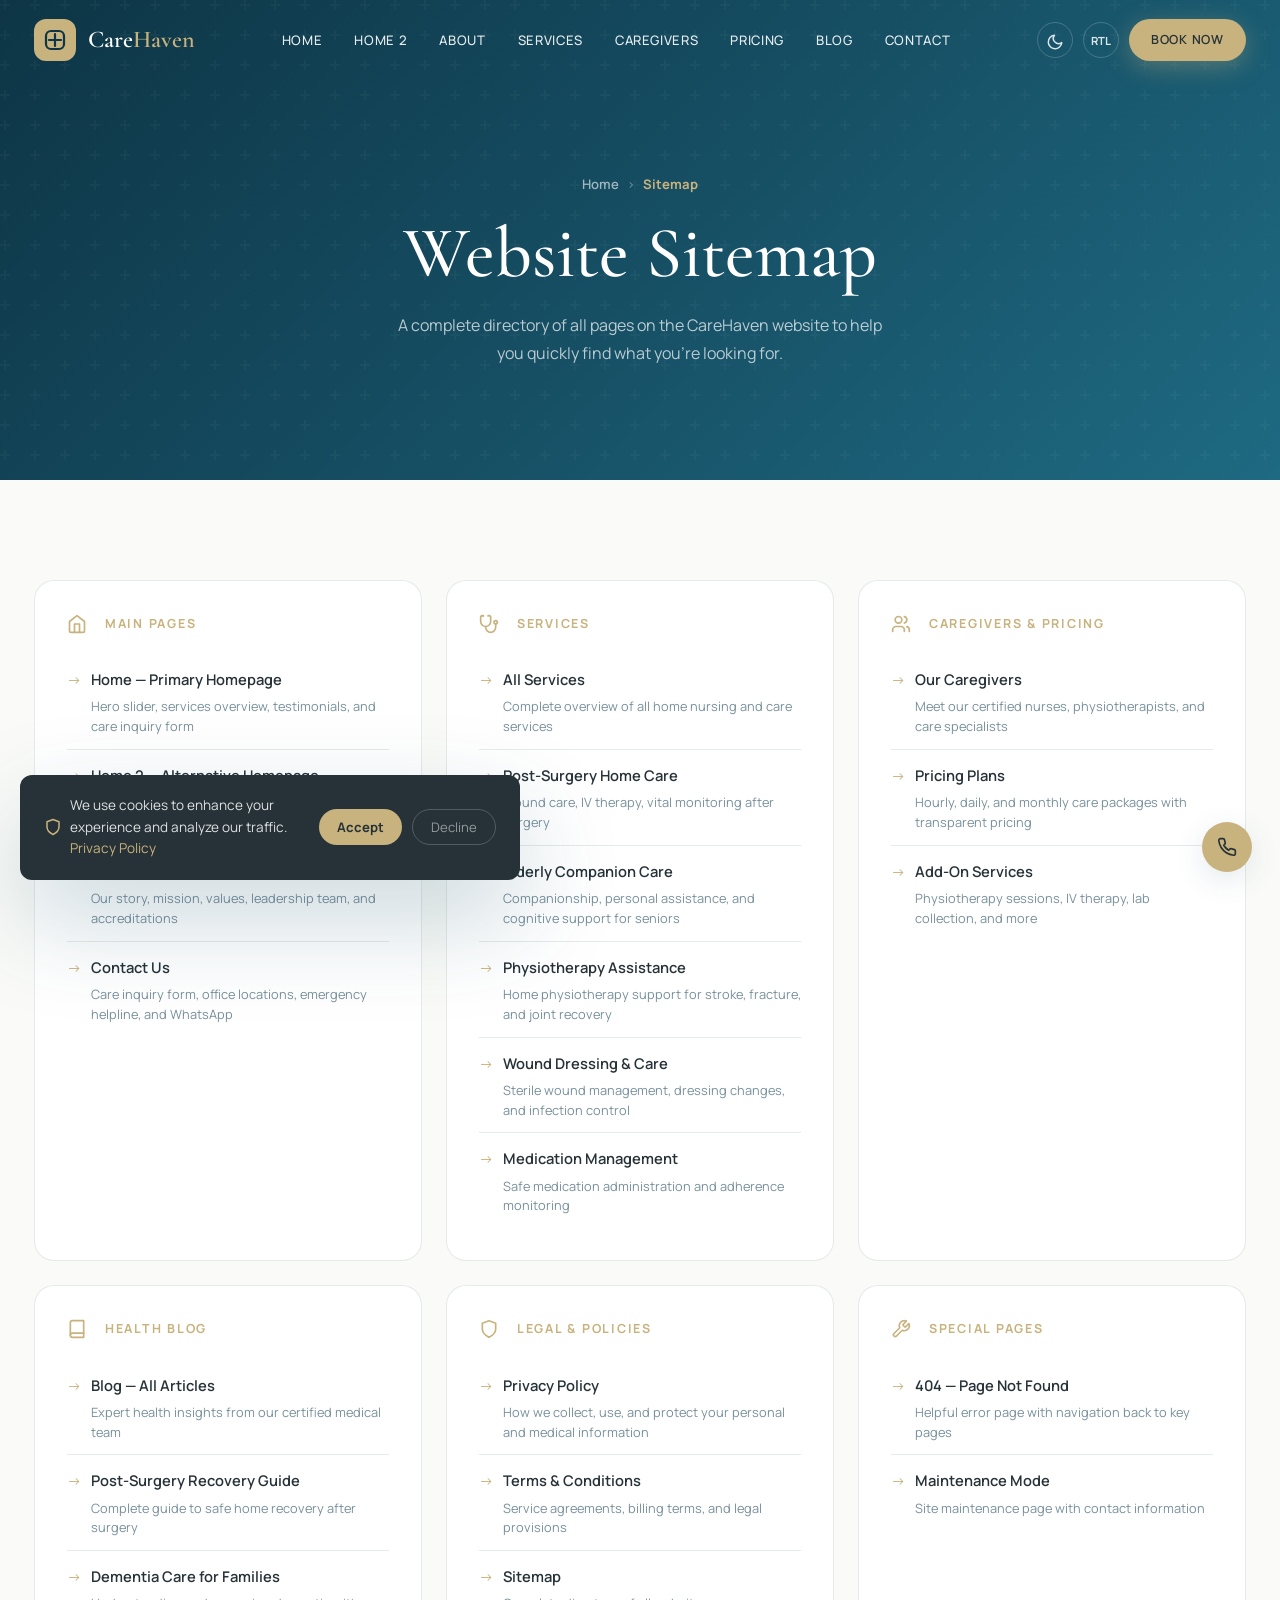
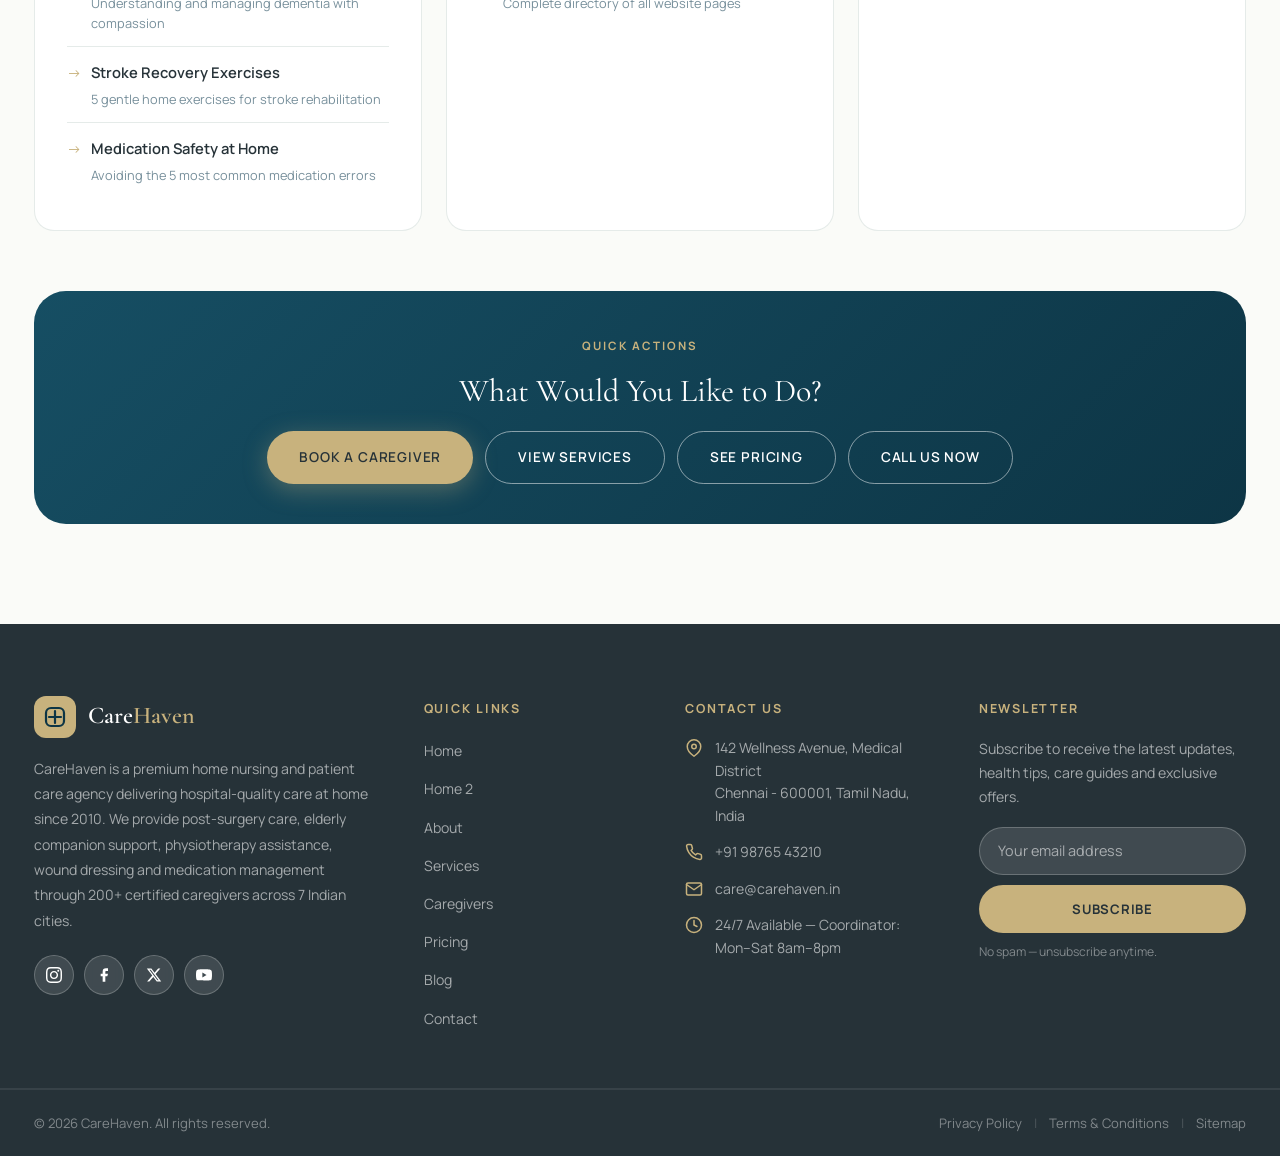
<file: sitemap.html>
<!DOCTYPE html>
<html lang="en" data-theme="light" dir="ltr">
<head>
  <meta charset="UTF-8">
  <meta name="viewport" content="width=device-width, initial-scale=1.0">
  <meta name="description" content="CareHaven Sitemap — Complete directory of all pages on the CareHaven Home Nursing website for easy navigation.">
  <title>Sitemap — CareHaven Home Nursing & Patient Care</title>
  <link rel="icon" href="images/favicon.ico" sizes="any">
  <link rel="icon" type="image/svg+xml" href="images/favicon.svg">
  <link rel="icon" type="image/png" sizes="32x32" href="images/favicon-32x32.png">
  <link rel="icon" type="image/png" sizes="16x16" href="images/favicon-16x16.png">
  <link rel="apple-touch-icon" href="images/apple-touch-icon.png">
  <meta name="theme-color" content="#164E63">
  <link rel="stylesheet" href="css/style.css">
  <style>
    .sitemap-section { background: var(--bg-primary); }
    .sitemap-group {
      background: var(--bg-card);
      border-radius: var(--radius-lg);
      padding: 32px;
      border: 1.5px solid var(--border-light);
      transition: all var(--transition-smooth);
    }
    .sitemap-group:hover { box-shadow: var(--shadow-md); border-color: var(--sage-light); }
    .sitemap-group-title {
      display: flex;
      align-items: center;
      gap: 12px;
      font-size: 0.78rem;
      font-weight: 700;
      letter-spacing: 0.14em;
      text-transform: uppercase;
      color: var(--champagne);
      margin-bottom: 20px;
    }
    .sitemap-group-icon { font-size: 1.3rem; display: inline-flex; align-items: center; }
    .sitemap-link-item {
      display: flex;
      align-items: flex-start;
      gap: 10px;
      padding: 12px 0;
      border-bottom: 1px solid var(--border-light);
      transition: all var(--transition-fast);
    }
    .sitemap-link-item:last-child { border-bottom: none; }
    .sitemap-link-item:hover { padding-left: 6px; }
    .sitemap-link-arrow { color: var(--champagne); font-size: 0.9rem; margin-top: 2px; flex-shrink: 0; transition: transform var(--transition-fast); }
    .sitemap-link-item:hover .sitemap-link-arrow { transform: translateX(3px); color: var(--champagne-light); }
    .sitemap-link-item a {
      font-weight: 600;
      font-size: 0.92rem;
      color: var(--text-primary);
      transition: color var(--transition-fast);
      text-decoration: none;
    }
    .sitemap-link-item a:hover { color: var(--teal); }
    .sitemap-link-desc {
      font-size: 0.8rem;
      color: var(--text-muted);
      margin-top: 4px;
      line-height: 1.55;
    }

    .sitemap-quick-actions {
      margin-top: 60px;
      padding: 40px;
      background: linear-gradient(135deg, var(--teal), var(--teal-dark));
      border-radius: var(--radius-xl);
      text-align: center;
    }

    /* ════════════════════════════════════════════════════════════
       DARK MODE HIGH CONTRAST & HOVER RULES
       ════════════════════════════════════════════════════════════ */
    [data-theme="dark"] .sitemap-group {
      background: var(--bg-card);
      border-color: var(--border-medium);
    }
    [data-theme="dark"] .sitemap-group:hover {
      border-color: var(--champagne);
      box-shadow: 0 10px 30px rgba(0, 0, 0, 0.4);
    }
    [data-theme="dark"] .sitemap-group-title {
      color: var(--champagne-light);
    }
    [data-theme="dark"] .sitemap-link-item {
      border-bottom-color: rgba(255, 255, 255, 0.08);
    }
    [data-theme="dark"] .sitemap-link-item a {
      color: #F8FAFC;
    }
    [data-theme="dark"] .sitemap-link-item a:hover,
    [data-theme="dark"] .sitemap-link-item:hover a {
      color: var(--champagne) !important;
    }
    [data-theme="dark"] .sitemap-link-arrow {
      color: var(--champagne);
    }
    [data-theme="dark"] .sitemap-link-desc {
      color: #94A3B8;
    }
    [data-theme="dark"] .sitemap-quick-actions {
      background: linear-gradient(135deg, #071924, #0F2F3D);
      border: 1px solid rgba(200, 178, 125, 0.25);
    }
  </style>
</head>
<body>
<div class="page-transition" id="pageTransition"></div>
<!-- NAVBAR -->
<nav id="navbar" class="transparent">
  <div class="nav-container">
    <a href="index.html" class="nav-logo"><div class="nav-logo-icon"><svg width="22" height="22" viewBox="0 0 24 24" fill="none" stroke="currentColor" stroke-width="2.2" stroke-linecap="round" stroke-linejoin="round"><path d="M12 6v12M6 12h12"/><rect x="3" y="3" width="18" height="18" rx="5"/></svg></div><span class="nav-logo-text">Care<span>Haven</span></span></a>
    <ul class="nav-menu">
      <li><a href="index.html" class="nav-link">Home</a></li>
      <li><a href="home2.html" class="nav-link">Home 2</a></li>
      <li><a href="about.html" class="nav-link">About</a></li>
      <li><a href="services.html" class="nav-link">Services</a></li>
      <li><a href="caregivers.html" class="nav-link">Caregivers</a></li>
      <li><a href="pricing.html" class="nav-link">Pricing</a></li>
      <li><a href="blog.html" class="nav-link">Blog</a></li>
      <li><a href="contact.html" class="nav-link">Contact</a></li>
    </ul>
    <div class="nav-actions">
      <button class="nav-toggle-btn" data-theme-toggle><span id="themeIcon"><svg width="18" height="18" viewBox="0 0 24 24" fill="none" stroke="currentColor" stroke-width="2" stroke-linecap="round" stroke-linejoin="round"><path d="M21 12.79A9 9 0 1 1 11.21 3 7 7 0 0 0 21 12.79z"/></svg></span></button>
      <button class="nav-toggle-btn" id="dirToggle" data-dir-toggle style="font-size:0.7rem;font-weight:700;">RTL</button>
      <a href="contact.html" class="btn btn-champagne btn-sm nav-cta">Book Now</a>
      <button class="hamburger" id="hamburger"><span></span><span></span><span></span></button>
    </div>
  </div>
</nav>
<div class="mobile-nav-overlay" id="mobileOverlay"></div>
<div class="mobile-nav" id="mobileNav">
  <a href="index.html" class="mobile-nav-link">Home</a>
  <a href="home2.html" class="mobile-nav-link">Home 2</a>
  <a href="about.html" class="mobile-nav-link">About</a>
  <a href="services.html" class="mobile-nav-link">Services</a>
  <a href="caregivers.html" class="mobile-nav-link">Caregivers</a>
  <a href="pricing.html" class="mobile-nav-link">Pricing</a>
  <a href="blog.html" class="mobile-nav-link">Blog</a>
  <a href="contact.html" class="mobile-nav-link">Contact</a>
  <a href="contact.html" class="btn btn-primary">Book Now</a>
</div>

<section class="page-hero" style="min-height:480px;position:relative;background:linear-gradient(135deg,#0D3545,#164E63,#1E6A82);">
  <div class="container" style="position:relative;z-index:1;">
    <div class="page-hero-content">
      <nav class="breadcrumb" style="margin-bottom:16px;justify-content:center;"><a href="index.html">Home</a><span class="breadcrumb-sep">›</span><span class="breadcrumb-current">Sitemap</span></nav>
      <h1>Website Sitemap</h1>
      <p style="color:rgba(255,255,255,0.7);max-width:500px;font-size:1rem;line-height:1.75;">A complete directory of all pages on the CareHaven website to help you quickly find what you're looking for.</p>
    </div>
  </div>
</section>

<section class="sitemap-section section-py">
  <div class="container">
    <div class="grid-3">
      <!-- Main Pages -->
      <div class="sitemap-group reveal">
        <div class="sitemap-group-title"><span class="sitemap-group-icon"><svg width="20" height="20" viewBox="0 0 24 24" fill="none" stroke="currentColor" stroke-width="2" stroke-linecap="round" stroke-linejoin="round" style="vertical-align:middle;margin-right:6px;"><path d="m3 9 9-7 9 7v11a2 2 0 0 1-2 2H5a2 2 0 0 1-2-2z"/><polyline points="9 22 9 12 15 12 15 22"/></svg></span> Main Pages</div>
        <div class="sitemap-link-item">
          <span class="sitemap-link-arrow">→</span>
          <div><a href="index.html">Home — Primary Homepage</a><div class="sitemap-link-desc">Hero slider, services overview, testimonials, and care inquiry form</div></div>
        </div>
        <div class="sitemap-link-item">
          <span class="sitemap-link-arrow">→</span>
          <div><a href="home2.html">Home 2 — Alternative Homepage</a><div class="sitemap-link-desc">Split-hero layout, caregiver qualifications, packages, and FAQ</div></div>
        </div>
        <div class="sitemap-link-item">
          <span class="sitemap-link-arrow">→</span>
          <div><a href="about.html">About Us</a><div class="sitemap-link-desc">Our story, mission, values, leadership team, and accreditations</div></div>
        </div>
        <div class="sitemap-link-item">
          <span class="sitemap-link-arrow">→</span>
          <div><a href="contact.html">Contact Us</a><div class="sitemap-link-desc">Care inquiry form, office locations, emergency helpline, and WhatsApp</div></div>
        </div>
      </div>

      <!-- Services -->
      <div class="sitemap-group reveal reveal-delay-1">
        <div class="sitemap-group-title"><span class="sitemap-group-icon"><svg width="20" height="20" viewBox="0 0 24 24" fill="none" stroke="currentColor" stroke-width="2" stroke-linecap="round" stroke-linejoin="round" style="vertical-align:middle;margin-right:6px;"><path d="M4.8 2.3A.3.3 0 1 0 5 2H4a2 2 0 0 0-2 2v5a6 6 0 0 0 6 6v0a6 6 0 0 0 6-6V4a2 2 0 0 0-2-2h-1a.2.2 0 1 0 .2.3"/><path d="M8 15v1a6 6 0 0 0 6 6v0a6 6 0 0 0 6-6v-4"/><circle cx="20" cy="10" r="2"/></svg></span> Services</div>
        <div class="sitemap-link-item">
          <span class="sitemap-link-arrow">→</span>
          <div><a href="services.html">All Services</a><div class="sitemap-link-desc">Complete overview of all home nursing and care services</div></div>
        </div>
        <div class="sitemap-link-item">
          <span class="sitemap-link-arrow">→</span>
          <div><a href="services.html#post-surgery">Post-Surgery Home Care</a><div class="sitemap-link-desc">Wound care, IV therapy, vital monitoring after surgery</div></div>
        </div>
        <div class="sitemap-link-item">
          <span class="sitemap-link-arrow">→</span>
          <div><a href="services.html#elderly-care">Elderly Companion Care</a><div class="sitemap-link-desc">Companionship, personal assistance, and cognitive support for seniors</div></div>
        </div>
        <div class="sitemap-link-item">
          <span class="sitemap-link-arrow">→</span>
          <div><a href="services.html#physiotherapy">Physiotherapy Assistance</a><div class="sitemap-link-desc">Home physiotherapy support for stroke, fracture, and joint recovery</div></div>
        </div>
        <div class="sitemap-link-item">
          <span class="sitemap-link-arrow">→</span>
          <div><a href="services.html#wound-care">Wound Dressing & Care</a><div class="sitemap-link-desc">Sterile wound management, dressing changes, and infection control</div></div>
        </div>
        <div class="sitemap-link-item">
          <span class="sitemap-link-arrow">→</span>
          <div><a href="services.html#medication">Medication Management</a><div class="sitemap-link-desc">Safe medication administration and adherence monitoring</div></div>
        </div>
      </div>

      <!-- Caregivers & Pricing -->
      <div class="sitemap-group reveal reveal-delay-2">
        <div class="sitemap-group-title"><span class="sitemap-group-icon"><svg width="20" height="20" viewBox="0 0 24 24" fill="none" stroke="currentColor" stroke-width="2" stroke-linecap="round" stroke-linejoin="round" style="vertical-align:middle;margin-right:6px;"><path d="M16 21v-2a4 4 0 0 0-4-4H6a4 4 0 0 0-4 4v2"/><circle cx="9" cy="7" r="4"/><path d="M22 21v-2a4 4 0 0 0-3-3.87"/><path d="M16 3.13a4 4 0 0 1 0 7.75"/></svg></span> Caregivers & Pricing</div>
        <div class="sitemap-link-item">
          <span class="sitemap-link-arrow">→</span>
          <div><a href="caregivers.html">Our Caregivers</a><div class="sitemap-link-desc">Meet our certified nurses, physiotherapists, and care specialists</div></div>
        </div>
        <div class="sitemap-link-item">
          <span class="sitemap-link-arrow">→</span>
          <div><a href="pricing.html">Pricing Plans</a><div class="sitemap-link-desc">Hourly, daily, and monthly care packages with transparent pricing</div></div>
        </div>
        <div class="sitemap-link-item">
          <span class="sitemap-link-arrow">→</span>
          <div><a href="pricing.html#addons">Add-On Services</a><div class="sitemap-link-desc">Physiotherapy sessions, IV therapy, lab collection, and more</div></div>
        </div>
      </div>

      <!-- Blog -->
      <div class="sitemap-group reveal">
        <div class="sitemap-group-title"><span class="sitemap-group-icon"><svg width="20" height="20" viewBox="0 0 24 24" fill="none" stroke="currentColor" stroke-width="2" stroke-linecap="round" stroke-linejoin="round" style="vertical-align:middle;margin-right:6px;"><path d="M4 19.5A2.5 2.5 0 0 1 6.5 17H20"/><path d="M6.5 2H20v20H6.5A2.5 2.5 0 0 1 4 19.5v-15A2.5 2.5 0 0 1 6.5 2z"/></svg></span> Health Blog</div>
        <div class="sitemap-link-item">
          <span class="sitemap-link-arrow">→</span>
          <div><a href="blog.html">Blog — All Articles</a><div class="sitemap-link-desc">Expert health insights from our certified medical team</div></div>
        </div>
        <div class="sitemap-link-item">
          <span class="sitemap-link-arrow">→</span>
          <div><a href="blog-details.html">Post-Surgery Recovery Guide</a><div class="sitemap-link-desc">Complete guide to safe home recovery after surgery</div></div>
        </div>
        <div class="sitemap-link-item">
          <span class="sitemap-link-arrow">→</span>
          <div><a href="blog.html">Dementia Care for Families</a><div class="sitemap-link-desc">Understanding and managing dementia with compassion</div></div>
        </div>
        <div class="sitemap-link-item">
          <span class="sitemap-link-arrow">→</span>
          <div><a href="blog.html">Stroke Recovery Exercises</a><div class="sitemap-link-desc">5 gentle home exercises for stroke rehabilitation</div></div>
        </div>
        <div class="sitemap-link-item">
          <span class="sitemap-link-arrow">→</span>
          <div><a href="blog.html">Medication Safety at Home</a><div class="sitemap-link-desc">Avoiding the 5 most common medication errors</div></div>
        </div>
      </div>

      <!-- Legal -->
      <div class="sitemap-group reveal reveal-delay-1">
        <div class="sitemap-group-title"><span class="sitemap-group-icon"><svg width="20" height="20" viewBox="0 0 24 24" fill="none" stroke="currentColor" stroke-width="2" stroke-linecap="round" stroke-linejoin="round" style="vertical-align:middle;margin-right:6px;"><path d="M12 22s8-4 8-10V5l-8-3-8 3v7c0 6 8 10 8 10z"/></svg></span> Legal & Policies</div>
        <div class="sitemap-link-item">
          <span class="sitemap-link-arrow">→</span>
          <div><a href="privacy.html">Privacy Policy</a><div class="sitemap-link-desc">How we collect, use, and protect your personal and medical information</div></div>
        </div>
        <div class="sitemap-link-item">
          <span class="sitemap-link-arrow">→</span>
          <div><a href="terms.html">Terms & Conditions</a><div class="sitemap-link-desc">Service agreements, billing terms, and legal provisions</div></div>
        </div>
        <div class="sitemap-link-item">
          <span class="sitemap-link-arrow">→</span>
          <div><a href="sitemap.html">Sitemap</a><div class="sitemap-link-desc">Complete directory of all website pages</div></div>
        </div>
      </div>

      <!-- Special Pages -->
      <div class="sitemap-group reveal reveal-delay-2">
        <div class="sitemap-group-title"><span class="sitemap-group-icon"><svg width="20" height="20" viewBox="0 0 24 24" fill="none" stroke="currentColor" stroke-width="2" stroke-linecap="round" stroke-linejoin="round" style="vertical-align:middle;margin-right:6px;"><path d="M14.7 6.3a1 1 0 0 0 0 1.4l1.6 1.6a1 1 0 0 0 1.4 0l3.77-3.77a6 6 0 0 1-7.94 7.94l-6.91 6.91a2.12 2.12 0 0 1-3-3l6.91-6.91a6 6 0 0 1 7.94-7.94l-3.76 3.76z"/></svg></span> Special Pages</div>
        <div class="sitemap-link-item">
          <span class="sitemap-link-arrow">→</span>
          <div><a href="404.html">404 — Page Not Found</a><div class="sitemap-link-desc">Helpful error page with navigation back to key pages</div></div>
        </div>
        <div class="sitemap-link-item">
          <span class="sitemap-link-arrow">→</span>
          <div><a href="maintenance.html">Maintenance Mode</a><div class="sitemap-link-desc">Site maintenance page with contact information</div></div>
        </div>
      </div>
    </div>

    <!-- Quick Links -->
    <div class="sitemap-quick-actions reveal">
      <span class="label" style="color:var(--champagne);">Quick Actions</span>
      <h2 style="font-family:var(--font-display);font-size:2rem;color:white;margin:14px 0 20px;font-weight:400;">What Would You Like to Do?</h2>
      <div style="display:flex;flex-wrap:wrap;gap:12px;justify-content:center;">
        <a href="contact.html" class="btn btn-champagne">Book a Caregiver</a>
        <a href="services.html" class="btn btn-outline-white">View Services</a>
        <a href="pricing.html" class="btn btn-outline-white">See Pricing</a>
        <a href="tel:+919876543210" class="btn btn-outline-white">Call Us Now</a>
      </div>
    </div>
  </div>
</section>

<!-- STANDARDIZED FOOTER — Unified across all pages (FOOTER-ONLY) -->
<footer class="site-footer" role="contentinfo" aria-label="Site footer">
  <div class="footer-top">
    <div class="container">
      <div class="footer-grid">
        <!-- COL 1 — COMPANY -->
        <div class="footer-col footer-col--brand">
          <a href="index.html" class="nav-logo footer-logo" aria-label="CareHaven home">
            <div class="nav-logo-icon"><svg width="22" height="22" viewBox="0 0 24 24" fill="none" stroke="currentColor" stroke-width="2.2" stroke-linecap="round" stroke-linejoin="round" aria-hidden="true"><path d="M12 6v12M6 12h12"/><rect x="3" y="3" width="18" height="18" rx="5"/></svg></div>
            <span class="nav-logo-text" style="color:white;">Care<span>Haven</span></span>
          </a>
          <p class="footer-description">CareHaven is a premium home nursing and patient care agency delivering hospital-quality care at home since 2010. We provide post-surgery care, elderly companion support, physiotherapy assistance, wound dressing and medication management through 200+ certified caregivers across 7 Indian cities.</p>
          <div class="footer-socials">
            <a href="https://www.instagram.com/" target="_blank" rel="noopener noreferrer" class="footer-social" aria-label="Instagram — CareHaven"><svg width="16" height="16" viewBox="0 0 24 24" fill="currentColor" aria-hidden="true"><path d="M12 2.163c3.204 0 3.584.012 4.85.07 3.252.148 4.771 1.691 4.919 4.919.058 1.265.069 1.645.069 4.849 0 3.205-.012 3.584-.069 4.849-.149 3.225-1.664 4.771-4.919 4.919-1.266.058-1.644.07-4.85.07-3.204 0-3.584-.012-4.849-.07-3.26-.149-4.771-1.699-4.919-4.92-.058-1.265-.07-1.644-.07-4.849 0-3.204.013-3.583.07-4.849.149-3.227 1.664-4.771 4.919-4.919 1.266-.057 1.645-.069 4.849-.069zm0-2.163c-3.259 0-3.667.014-4.947.072-4.358.2-6.78 2.618-6.98 6.98-.059 1.281-.073 1.689-.073 4.948 0 3.259.014 3.668.072 4.948.2 4.358 2.618 6.78 6.98 6.98 1.281.058 1.689.072 4.948.072 3.259 0 3.668-.014 4.948-.072 4.354-.2 6.782-2.618 6.979-6.98.059-1.28.073-1.689.073-4.948 0-3.259-.014-3.667-.072-4.947-.196-4.354-2.617-6.78-6.979-6.98-1.281-.059-1.69-.073-4.949-.073zm0 5.838c-3.403 0-6.162 2.759-6.162 6.162s2.759 6.163 6.162 6.163 6.162-2.759 6.162-6.163c0-3.403-2.759-6.162-6.162-6.162zm0 10.162c-2.209 0-4-1.79-4-4 0-2.209 1.791-4 4-4s4 1.791 4 4c0 2.21-1.791 4-4 4zm6.406-11.845c-.796 0-1.441.645-1.441 1.44s.645 1.44 1.441 1.44c.795 0 1.439-.645 1.439-1.44s-.644-1.44-1.439-1.44z"/></svg></a>
            <a href="https://www.facebook.com/" target="_blank" rel="noopener noreferrer" class="footer-social" aria-label="Facebook — CareHaven"><svg width="16" height="16" viewBox="0 0 24 24" fill="currentColor" aria-hidden="true"><path d="M18 2h-3a5 5 0 0 0-5 5v3H7v4h3v8h4v-8h3l1-4h-4V7a1 1 0 0 1 1-1h3z"/></svg></a>
            <a href="https://x.com/" target="_blank" rel="noopener noreferrer" class="footer-social" aria-label="X / Twitter — CareHaven"><svg width="16" height="16" viewBox="0 0 24 24" fill="currentColor" aria-hidden="true"><path d="M18.244 2.25h3.308l-7.227 8.26 8.502 11.24H16.17l-5.214-6.817L4.99 21.75H1.68l7.73-8.835L1.254 2.25H8.08l4.713 6.231zm-1.161 17.52h1.833L7.084 4.126H5.117z"/></svg></a>
            <a href="https://www.youtube.com/" target="_blank" rel="noopener noreferrer" class="footer-social" aria-label="YouTube — CareHaven"><svg width="16" height="16" viewBox="0 0 24 24" fill="currentColor" aria-hidden="true"><path d="M23.498 6.186a3.016 3.016 0 0 0-2.122-2.136C19.505 3.545 12 3.545 12 3.545s-7.505 0-9.377.505A3.017 3.017 0 0 0 .505 6.186C0 8.07 0 12 0 12s0 3.93.505 5.814a3.016 3.016 0 0 0 2.122 2.136c1.871.505 9.376.505 9.376.505s7.505 0 9.377-.505a3.015 3.015 0 0 0 2.122-2.136C24 15.93 24 12 24 12s0-3.93-.502-5.814zM9.545 15.568V8.432L15.818 12l-6.273 3.568z"/></svg></a>
          </div>
        </div>
        <!-- COL 2 — QUICK LINKS -->
        <div class="footer-col">
          <h4 class="footer-heading">Quick Links</h4>
          <ul class="footer-links" role="list">
            <li><a href="index.html" class="footer-link">Home</a></li>
            <li><a href="home2.html" class="footer-link">Home 2</a></li>
            <li><a href="about.html" class="footer-link">About</a></li>
            <li><a href="services.html" class="footer-link">Services</a></li>
            <li><a href="caregivers.html" class="footer-link">Caregivers</a></li>
            <li><a href="pricing.html" class="footer-link">Pricing</a></li>
            <li><a href="blog.html" class="footer-link">Blog</a></li>
            <li><a href="contact.html" class="footer-link">Contact</a></li>
          </ul>
        </div>
        <!-- COL 3 — CONTACT US -->
        <div class="footer-col">
          <h4 class="footer-heading">Contact Us</h4>
          <ul class="footer-contact-list" role="list">
            <li class="footer-contact-item">
              <span class="footer-contact-icon" aria-hidden="true"><svg width="18" height="18" viewBox="0 0 24 24" fill="none" stroke="currentColor" stroke-width="2" stroke-linecap="round" stroke-linejoin="round"><path d="M21 10c0 7-9 13-9 13s-9-6-9-13a9 9 0 0 1 18 0z"/><circle cx="12" cy="10" r="3"/></svg></span>
              <a href="https://maps.google.com/?q=142+Wellness+Avenue+Medical+District+Chennai+600001" target="_blank" rel="noopener noreferrer" class="footer-contact-link">142 Wellness Avenue, Medical District<br>Chennai - 600001, Tamil Nadu, India</a>
            </li>
            <li class="footer-contact-item">
              <span class="footer-contact-icon" aria-hidden="true"><svg width="18" height="18" viewBox="0 0 24 24" fill="none" stroke="currentColor" stroke-width="2" stroke-linecap="round" stroke-linejoin="round"><path d="M22 16.92v3a2 2 0 0 1-2.18 2 19.79 19.79 0 0 1-8.63-3.07 19.5 19.5 0 0 1-6-6 19.79 19.79 0 0 1-3.07-8.67A2 2 0 0 1 4.11 2h3a2 2 0 0 1 2 1.72 12.84 12.84 0 0 0 .7 2.81 2 2 0 0 1-.45 2.11L8.09 9.91a16 16 0 0 0 6 6l1.27-1.27a2 2 0 0 1 2.11-.45 12.84 12.84 0 0 0 2.81.7A2 2 0 0 1 22 16.92z"/></svg></span>
              <a href="tel:+919876543210" class="footer-contact-link">+91 98765 43210</a>
            </li>
            <li class="footer-contact-item">
              <span class="footer-contact-icon" aria-hidden="true"><svg width="18" height="18" viewBox="0 0 24 24" fill="none" stroke="currentColor" stroke-width="2" stroke-linecap="round" stroke-linejoin="round"><path d="M4 4h16c1.1 0 2 .9 2 2v12c0 1.1-.9 2-2 2H4c-1.1 0-2-.9-2-2V6c0-1.1.9-2 2-2z"/><polyline points="22,6 12,13 2,6"/></svg></span>
              <a href="mailto:care@carehaven.in" class="footer-contact-link">care@carehaven.in</a>
            </li>
            <li class="footer-contact-item">
              <span class="footer-contact-icon" aria-hidden="true"><svg width="18" height="18" viewBox="0 0 24 24" fill="none" stroke="currentColor" stroke-width="2" stroke-linecap="round" stroke-linejoin="round"><circle cx="12" cy="12" r="10"/><polyline points="12 6 12 12 16 14"/></svg></span>
              <span class="footer-contact-text">24/7 Available — Coordinator: Mon–Sat 8am–8pm</span>
            </li>
          </ul>
        </div>
        <!-- COL 4 — NEWSLETTER -->
        <div class="footer-col footer-col--newsletter">
          <h4 class="footer-heading">Newsletter</h4>
          <p class="footer-newsletter-desc">Subscribe to receive the latest updates, health tips, care guides and exclusive offers.</p>
          <form class="footer-newsletter-form" novalidate onsubmit="return handleFooterNewsletter(event)">
            <label for="footer-newsletter-email" class="sr-only">Email address</label>
            <div class="footer-newsletter-field">
              <input type="email" id="footer-newsletter-email" class="footer-newsletter-input" placeholder="Your email address" aria-label="Email address for newsletter" required autocomplete="email">
              <button type="submit" class="footer-newsletter-btn">Subscribe</button>
            </div>
          </form>
          <p class="footer-newsletter-note">No spam — unsubscribe anytime.</p>
        </div>
      </div>
    </div>
  </div>
  <div class="footer-legal">
    <div class="container">
      <div class="footer-bottom">
        <p class="footer-bottom-text">© <span class="footer-year">2026</span> CareHaven. All rights reserved.</p>
        <nav class="footer-legal-nav" aria-label="Legal">
          <a href="privacy.html" class="footer-bottom-link">Privacy Policy</a>
          <span class="footer-legal-sep" aria-hidden="true">|</span>
          <a href="terms.html" class="footer-bottom-link">Terms &amp; Conditions</a>
          <span class="footer-legal-sep" aria-hidden="true">|</span>
          <a href="sitemap.html" class="footer-bottom-link">Sitemap</a>
        </nav>
      </div>
    </div>
  </div>
</footer>
<div class="fab-container"><button class="fab fab-top" id="fabTop" aria-label="Back to top"><svg width="18" height="18" viewBox="0 0 24 24" fill="none" stroke="currentColor" stroke-width="2.2" stroke-linecap="round" stroke-linejoin="round"><line x1="12" y1="19" x2="12" y2="5"/><polyline points="5 12 12 5 19 12"/></svg></button><a href="tel:+919876543210" class="fab fab-phone" aria-label="Call"><svg width="18" height="18" viewBox="0 0 24 24" fill="none" stroke="currentColor" stroke-width="2" stroke-linecap="round" stroke-linejoin="round"><path d="M22 16.92v3a2 2 0 0 1-2.18 2 19.79 19.79 0 0 1-8.63-3.07 19.5 19.5 0 0 1-6-6 19.79 19.79 0 0 1-3.07-8.67A2 2 0 0 1 4.11 2h3a2 2 0 0 1 2 1.72 12.84 12.84 0 0 0 .7 2.81 2 2 0 0 1-.45 2.11L8.09 9.91a16 16 0 0 0 6 6l1.27-1.27a2 2 0 0 1 2.11-.45 12.84 12.84 0 0 0 2.81.7A2 2 0 0 1 22 16.92z"/></svg></a></div>
<script src="js/main.js"></script>
<style>@media(max-width:768px){[style*="grid-template-columns:1.5fr 1fr 1fr 1.2fr"]{grid-template-columns:1fr!important;}}@media(max-width:480px){.sitemap-quick-actions{padding:24px 20px!important;}.sitemap-quick-actions .btn{width:100%;margin:4px 0;}}</style>
</body>
</html>
</file>
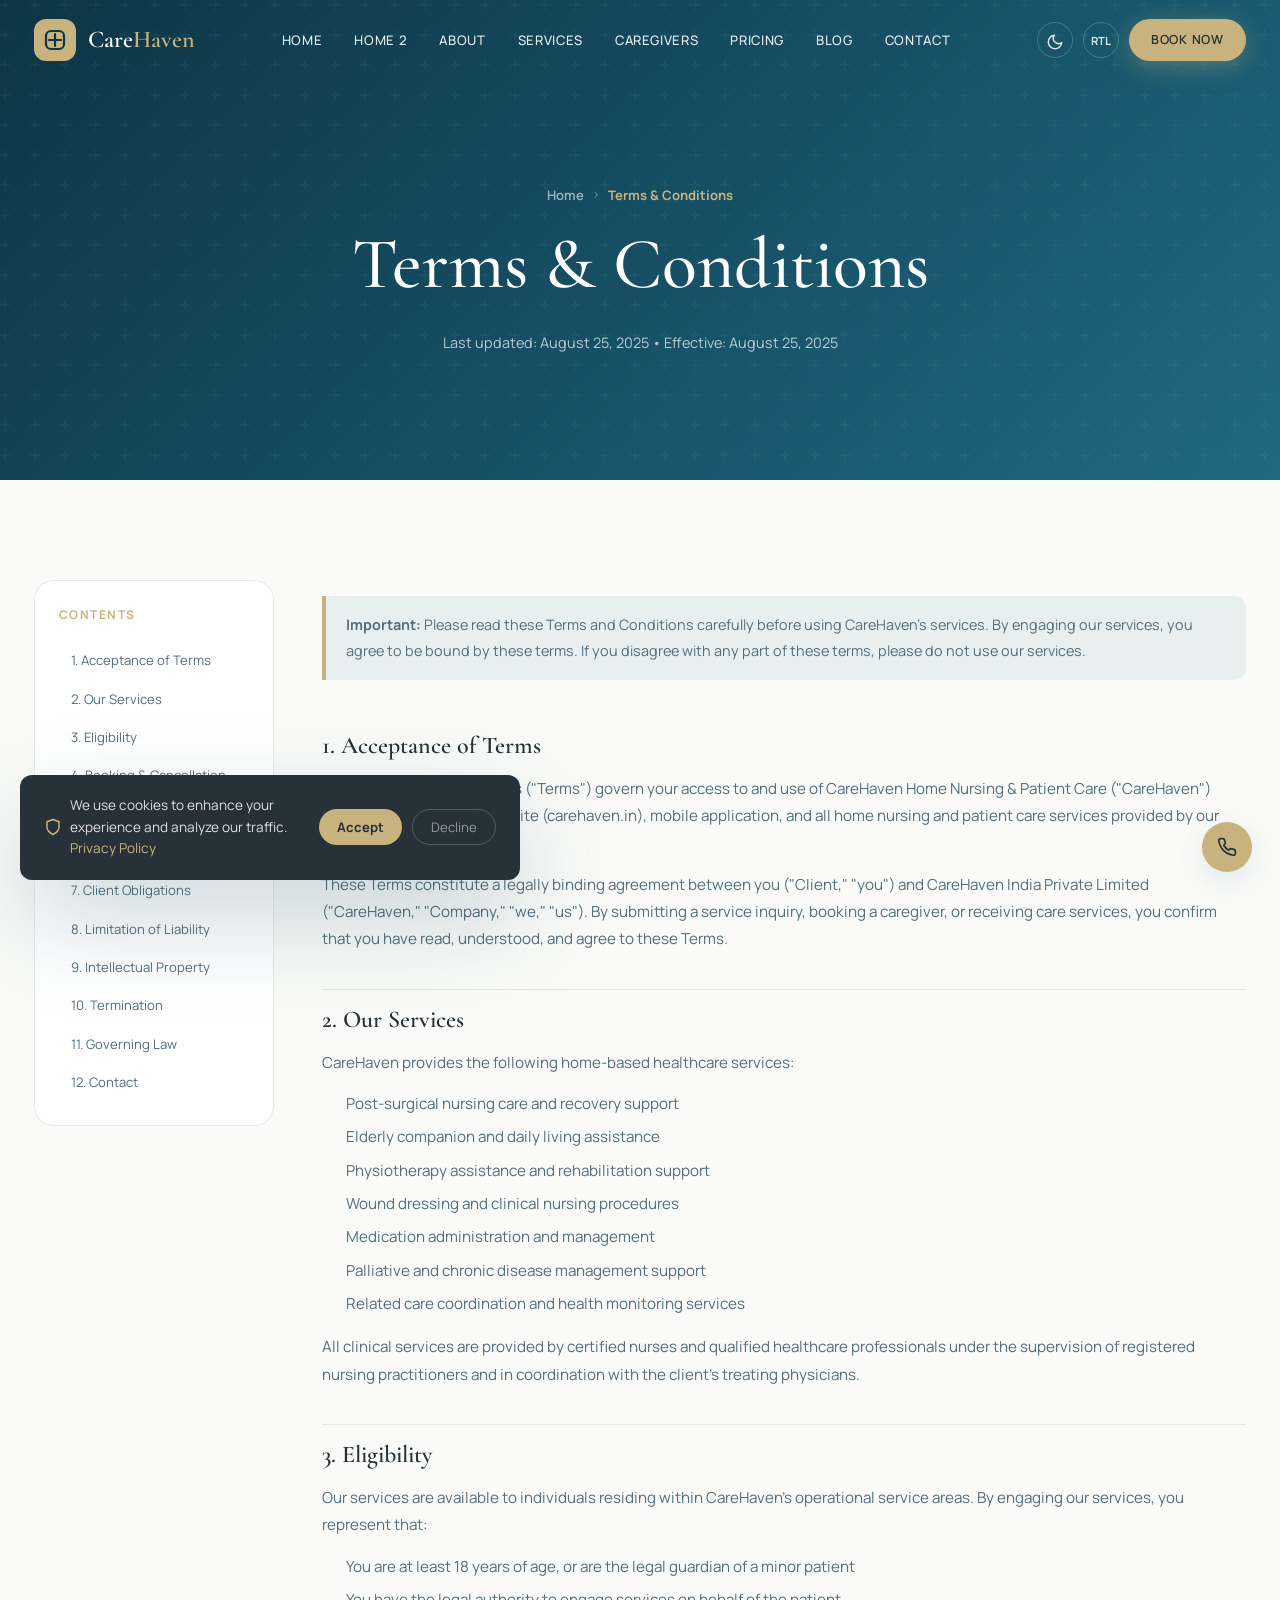
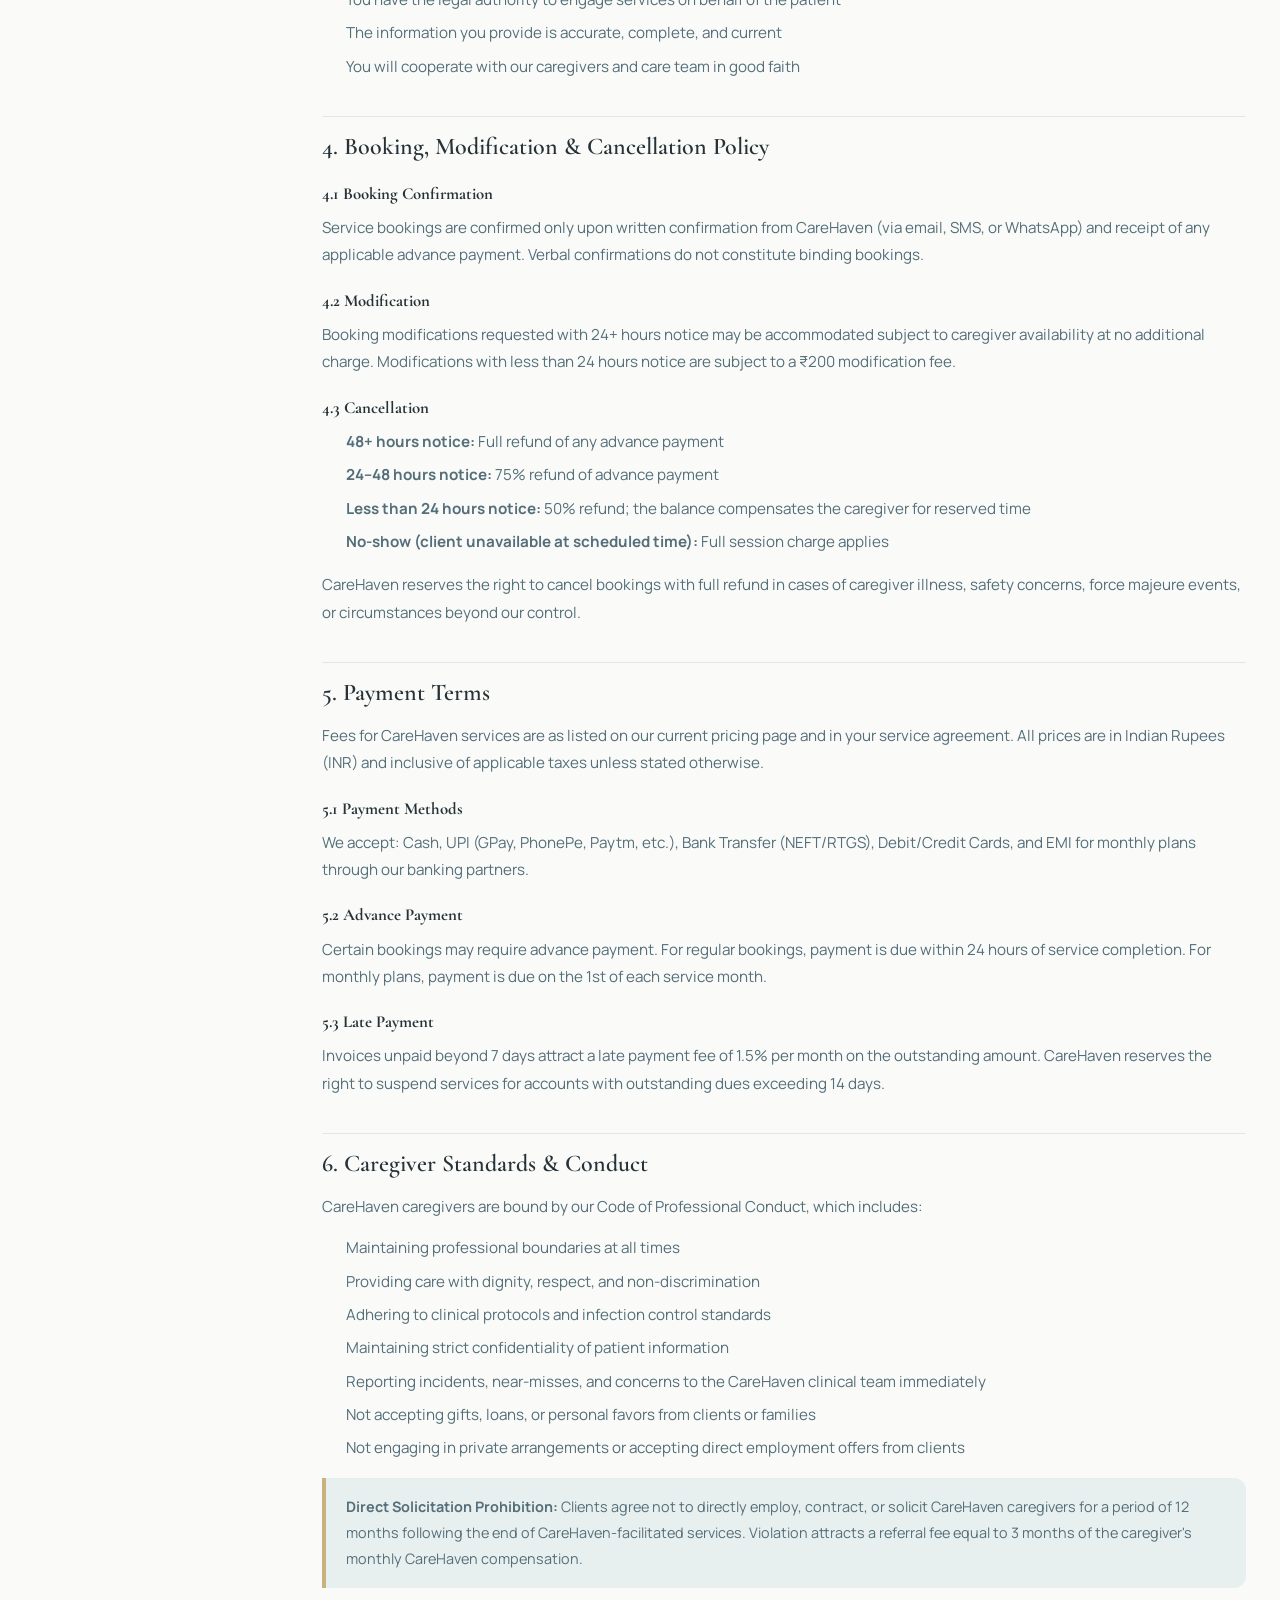
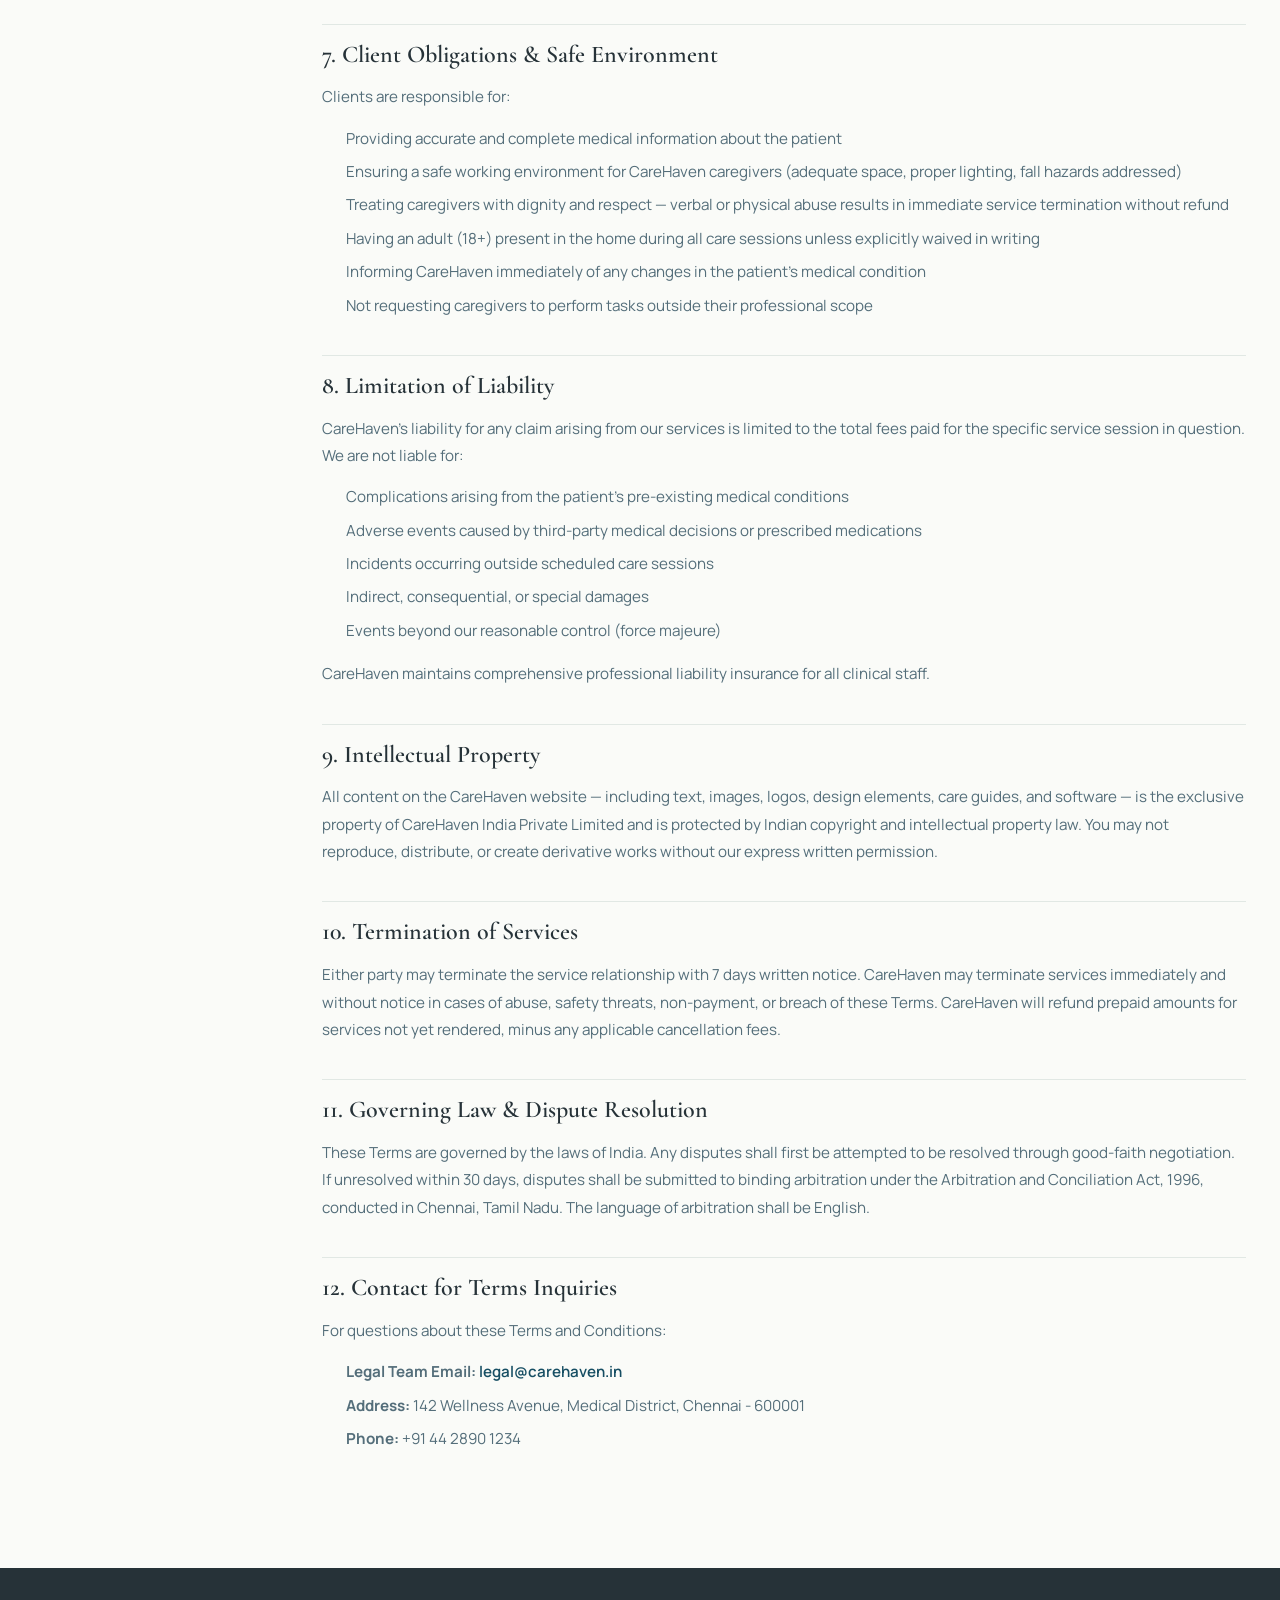
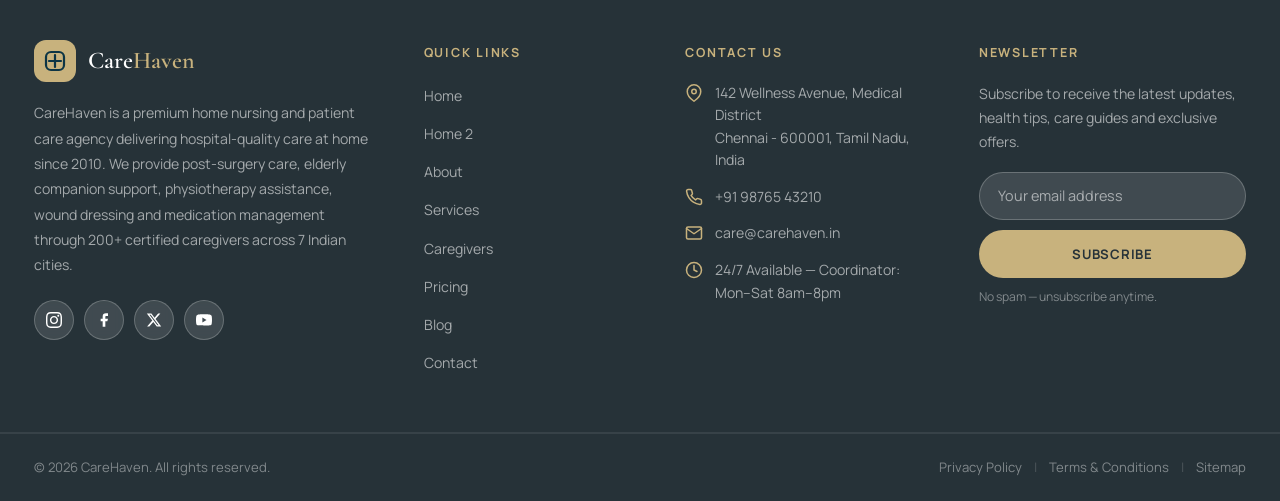
<file: terms.html>
<!DOCTYPE html>
<html lang="en" data-theme="light" dir="ltr">
<head>
  <meta charset="UTF-8">
  <meta name="viewport" content="width=device-width, initial-scale=1.0">
  <meta name="description" content="CareHaven Terms & Conditions — Service agreements, caregiver conduct standards, billing terms, liability limitations, and dispute resolution for home nursing services.">
  <title>Terms & Conditions — CareHaven Home Nursing & Patient Care</title>
  <link rel="icon" href="images/favicon.ico" sizes="any">
  <link rel="icon" type="image/svg+xml" href="images/favicon.svg">
  <link rel="icon" type="image/png" sizes="32x32" href="images/favicon-32x32.png">
  <link rel="icon" type="image/png" sizes="16x16" href="images/favicon-16x16.png">
  <link rel="apple-touch-icon" href="images/apple-touch-icon.png">
  <meta name="theme-color" content="#164E63">
  <link rel="stylesheet" href="css/style.css">
  <style>
    .legal-layout { display: grid; grid-template-columns: 240px 1fr; gap: 48px; align-items: start; }
    .legal-nav { position: sticky; top: 100px; background: var(--bg-card); border-radius: var(--radius-lg); padding: 24px; border: 1px solid var(--border-light); }
    .legal-nav-title { font-size: 0.75rem; font-weight: 700; letter-spacing: 0.12em; text-transform: uppercase; color: var(--champagne); margin-bottom: 16px; }
    .legal-nav a { display: block; font-size: 0.82rem; color: var(--text-secondary); padding: 8px 12px; border-radius: var(--radius-sm); transition: all var(--transition-fast); }
    .legal-nav a:hover { background: var(--mist); color: var(--teal); padding-left: 16px; }
    .legal-content { font-size: 0.95rem; line-height: 1.8; color: var(--text-secondary); }
    .legal-content h2 { font-family: var(--font-display); font-size: 1.5rem; font-weight: 600; color: var(--text-primary); margin: 36px 0 14px; padding-top: 16px; border-top: 1px solid var(--border-light); }
    .legal-content h2:first-of-type { border-top: none; }
    .legal-content h3 { font-size: 1.05rem; font-weight: 700; color: var(--text-primary); margin: 22px 0 10px; }
    .legal-content p { margin-bottom: 14px; }
    .legal-content ul { padding-left: 24px; margin-bottom: 16px; }
    .legal-content li { margin-bottom: 6px; }
    .legal-content a { color: var(--teal); font-weight: 600; }
    .legal-highlight { background: var(--mist); border-left: 4px solid var(--champagne); padding: 16px 20px; border-radius: 0 var(--radius-md) var(--radius-md) 0; margin: 16px 0; font-size: 0.9rem; }
    @media(max-width:900px) { .legal-layout { grid-template-columns: 1fr; } .legal-nav { display: none; } }
  </style>
</head>
<body>
<div class="page-transition" id="pageTransition"></div>
<!-- NAVBAR -->
<nav id="navbar" class="transparent">
  <div class="nav-container">
    <a href="index.html" class="nav-logo"><div class="nav-logo-icon"><svg width="22" height="22" viewBox="0 0 24 24" fill="none" stroke="currentColor" stroke-width="2.2" stroke-linecap="round" stroke-linejoin="round"><path d="M12 6v12M6 12h12"/><rect x="3" y="3" width="18" height="18" rx="5"/></svg></div><span class="nav-logo-text">Care<span>Haven</span></span></a>
    <ul class="nav-menu">
      <li><a href="index.html" class="nav-link">Home</a></li>
      <li><a href="home2.html" class="nav-link">Home 2</a></li>
      <li><a href="about.html" class="nav-link">About</a></li>
      <li><a href="services.html" class="nav-link">Services</a></li>
      <li><a href="caregivers.html" class="nav-link">Caregivers</a></li>
      <li><a href="pricing.html" class="nav-link">Pricing</a></li>
      <li><a href="blog.html" class="nav-link">Blog</a></li>
      <li><a href="contact.html" class="nav-link">Contact</a></li>
    </ul>
    <div class="nav-actions">
      <button class="nav-toggle-btn" data-theme-toggle><span id="themeIcon"><svg width="18" height="18" viewBox="0 0 24 24" fill="none" stroke="currentColor" stroke-width="2" stroke-linecap="round" stroke-linejoin="round"><path d="M21 12.79A9 9 0 1 1 11.21 3 7 7 0 0 0 21 12.79z"/></svg></span></button>
      <button class="nav-toggle-btn" id="dirToggle" data-dir-toggle style="font-size:0.7rem;font-weight:700;">RTL</button>
      <a href="contact.html" class="btn btn-champagne btn-sm nav-cta">Book Now</a>
      <button class="hamburger" id="hamburger"><span></span><span></span><span></span></button>
    </div>
  </div>
</nav>
<div class="mobile-nav-overlay" id="mobileOverlay"></div>
<div class="mobile-nav" id="mobileNav">
  <a href="index.html" class="mobile-nav-link">Home</a>
  <a href="home2.html" class="mobile-nav-link">Home 2</a>
  <a href="about.html" class="mobile-nav-link">About</a>
  <a href="services.html" class="mobile-nav-link">Services</a>
  <a href="caregivers.html" class="mobile-nav-link">Caregivers</a>
  <a href="pricing.html" class="mobile-nav-link">Pricing</a>
  <a href="blog.html" class="mobile-nav-link">Blog</a>
  <a href="contact.html" class="mobile-nav-link">Contact</a>
  <a href="contact.html" class="btn btn-primary">Book Now</a>
</div>

<section class="page-hero" style="min-height:480px;position:relative;background:linear-gradient(135deg,#0D3545,#164E63,#1E6A82);">
  <div class="container" style="position:relative;z-index:1;">
    <div class="page-hero-content">
      <nav class="breadcrumb" style="margin-bottom:16px;"><a href="index.html">Home</a><span class="breadcrumb-sep">›</span><span class="breadcrumb-current">Terms & Conditions</span></nav>
      <h1>Terms & Conditions</h1>
      <p style="color:rgba(255,255,255,0.7);font-size:0.9rem;margin-top:10px;">Last updated: August 25, 2025 • Effective: August 25, 2025</p>
    </div>
  </div>
</section>

<section class="section-py" style="background:var(--bg-primary);">
  <div class="container">
    <div class="legal-layout">
      <div class="legal-nav">
        <div class="legal-nav-title">Contents</div>
        <a href="#acceptance">1. Acceptance of Terms</a>
        <a href="#services-terms">2. Our Services</a>
        <a href="#eligibility">3. Eligibility</a>
        <a href="#booking">4. Booking & Cancellation</a>
        <a href="#payment">5. Payment Terms</a>
        <a href="#caregiver-conduct">6. Caregiver Standards</a>
        <a href="#client-obligations">7. Client Obligations</a>
        <a href="#liability">8. Limitation of Liability</a>
        <a href="#intellectual">9. Intellectual Property</a>
        <a href="#termination">10. Termination</a>
        <a href="#governing">11. Governing Law</a>
        <a href="#contact-terms">12. Contact</a>
      </div>

      <div class="legal-content">
        <div class="legal-highlight">
          <strong>Important:</strong> Please read these Terms and Conditions carefully before using CareHaven's services. By engaging our services, you agree to be bound by these terms. If you disagree with any part of these terms, please do not use our services.
        </div>

        <h2 id="acceptance">1. Acceptance of Terms</h2>
        <p>These Terms and Conditions ("Terms") govern your access to and use of CareHaven Home Nursing & Patient Care ("CareHaven") services, including our website (carehaven.in), mobile application, and all home nursing and patient care services provided by our staff.</p>
        <p>These Terms constitute a legally binding agreement between you ("Client," "you") and CareHaven India Private Limited ("CareHaven," "Company," "we," "us"). By submitting a service inquiry, booking a caregiver, or receiving care services, you confirm that you have read, understood, and agree to these Terms.</p>

        <h2 id="services-terms">2. Our Services</h2>
        <p>CareHaven provides the following home-based healthcare services:</p>
        <ul>
          <li>Post-surgical nursing care and recovery support</li>
          <li>Elderly companion and daily living assistance</li>
          <li>Physiotherapy assistance and rehabilitation support</li>
          <li>Wound dressing and clinical nursing procedures</li>
          <li>Medication administration and management</li>
          <li>Palliative and chronic disease management support</li>
          <li>Related care coordination and health monitoring services</li>
        </ul>
        <p>All clinical services are provided by certified nurses and qualified healthcare professionals under the supervision of registered nursing practitioners and in coordination with the client's treating physicians.</p>

        <h2 id="eligibility">3. Eligibility</h2>
        <p>Our services are available to individuals residing within CareHaven's operational service areas. By engaging our services, you represent that:</p>
        <ul>
          <li>You are at least 18 years of age, or are the legal guardian of a minor patient</li>
          <li>You have the legal authority to engage services on behalf of the patient</li>
          <li>The information you provide is accurate, complete, and current</li>
          <li>You will cooperate with our caregivers and care team in good faith</li>
        </ul>

        <h2 id="booking">4. Booking, Modification & Cancellation Policy</h2>
        <h3>4.1 Booking Confirmation</h3>
        <p>Service bookings are confirmed only upon written confirmation from CareHaven (via email, SMS, or WhatsApp) and receipt of any applicable advance payment. Verbal confirmations do not constitute binding bookings.</p>
        <h3>4.2 Modification</h3>
        <p>Booking modifications requested with 24+ hours notice may be accommodated subject to caregiver availability at no additional charge. Modifications with less than 24 hours notice are subject to a ₹200 modification fee.</p>
        <h3>4.3 Cancellation</h3>
        <ul>
          <li><strong>48+ hours notice:</strong> Full refund of any advance payment</li>
          <li><strong>24–48 hours notice:</strong> 75% refund of advance payment</li>
          <li><strong>Less than 24 hours notice:</strong> 50% refund; the balance compensates the caregiver for reserved time</li>
          <li><strong>No-show (client unavailable at scheduled time):</strong> Full session charge applies</li>
        </ul>
        <p>CareHaven reserves the right to cancel bookings with full refund in cases of caregiver illness, safety concerns, force majeure events, or circumstances beyond our control.</p>

        <h2 id="payment">5. Payment Terms</h2>
        <p>Fees for CareHaven services are as listed on our current pricing page and in your service agreement. All prices are in Indian Rupees (INR) and inclusive of applicable taxes unless stated otherwise.</p>
        <h3>5.1 Payment Methods</h3>
        <p>We accept: Cash, UPI (GPay, PhonePe, Paytm, etc.), Bank Transfer (NEFT/RTGS), Debit/Credit Cards, and EMI for monthly plans through our banking partners.</p>
        <h3>5.2 Advance Payment</h3>
        <p>Certain bookings may require advance payment. For regular bookings, payment is due within 24 hours of service completion. For monthly plans, payment is due on the 1st of each service month.</p>
        <h3>5.3 Late Payment</h3>
        <p>Invoices unpaid beyond 7 days attract a late payment fee of 1.5% per month on the outstanding amount. CareHaven reserves the right to suspend services for accounts with outstanding dues exceeding 14 days.</p>

        <h2 id="caregiver-conduct">6. Caregiver Standards & Conduct</h2>
        <p>CareHaven caregivers are bound by our Code of Professional Conduct, which includes:</p>
        <ul>
          <li>Maintaining professional boundaries at all times</li>
          <li>Providing care with dignity, respect, and non-discrimination</li>
          <li>Adhering to clinical protocols and infection control standards</li>
          <li>Maintaining strict confidentiality of patient information</li>
          <li>Reporting incidents, near-misses, and concerns to the CareHaven clinical team immediately</li>
          <li>Not accepting gifts, loans, or personal favors from clients or families</li>
          <li>Not engaging in private arrangements or accepting direct employment offers from clients</li>
        </ul>
        <div class="legal-highlight">
          <strong>Direct Solicitation Prohibition:</strong> Clients agree not to directly employ, contract, or solicit CareHaven caregivers for a period of 12 months following the end of CareHaven-facilitated services. Violation attracts a referral fee equal to 3 months of the caregiver's monthly CareHaven compensation.
        </div>

        <h2 id="client-obligations">7. Client Obligations & Safe Environment</h2>
        <p>Clients are responsible for:</p>
        <ul>
          <li>Providing accurate and complete medical information about the patient</li>
          <li>Ensuring a safe working environment for CareHaven caregivers (adequate space, proper lighting, fall hazards addressed)</li>
          <li>Treating caregivers with dignity and respect — verbal or physical abuse results in immediate service termination without refund</li>
          <li>Having an adult (18+) present in the home during all care sessions unless explicitly waived in writing</li>
          <li>Informing CareHaven immediately of any changes in the patient's medical condition</li>
          <li>Not requesting caregivers to perform tasks outside their professional scope</li>
        </ul>

        <h2 id="liability">8. Limitation of Liability</h2>
        <p>CareHaven's liability for any claim arising from our services is limited to the total fees paid for the specific service session in question. We are not liable for:</p>
        <ul>
          <li>Complications arising from the patient's pre-existing medical conditions</li>
          <li>Adverse events caused by third-party medical decisions or prescribed medications</li>
          <li>Incidents occurring outside scheduled care sessions</li>
          <li>Indirect, consequential, or special damages</li>
          <li>Events beyond our reasonable control (force majeure)</li>
        </ul>
        <p>CareHaven maintains comprehensive professional liability insurance for all clinical staff.</p>

        <h2 id="intellectual">9. Intellectual Property</h2>
        <p>All content on the CareHaven website — including text, images, logos, design elements, care guides, and software — is the exclusive property of CareHaven India Private Limited and is protected by Indian copyright and intellectual property law. You may not reproduce, distribute, or create derivative works without our express written permission.</p>

        <h2 id="termination">10. Termination of Services</h2>
        <p>Either party may terminate the service relationship with 7 days written notice. CareHaven may terminate services immediately and without notice in cases of abuse, safety threats, non-payment, or breach of these Terms. CareHaven will refund prepaid amounts for services not yet rendered, minus any applicable cancellation fees.</p>

        <h2 id="governing">11. Governing Law & Dispute Resolution</h2>
        <p>These Terms are governed by the laws of India. Any disputes shall first be attempted to be resolved through good-faith negotiation. If unresolved within 30 days, disputes shall be submitted to binding arbitration under the Arbitration and Conciliation Act, 1996, conducted in Chennai, Tamil Nadu. The language of arbitration shall be English.</p>

        <h2 id="contact-terms">12. Contact for Terms Inquiries</h2>
        <p>For questions about these Terms and Conditions:</p>
        <ul>
          <li><strong>Legal Team Email:</strong> <a href="mailto:legal@carehaven.in">legal@carehaven.in</a></li>
          <li><strong>Address:</strong> 142 Wellness Avenue, Medical District, Chennai - 600001</li>
          <li><strong>Phone:</strong> +91 44 2890 1234</li>
        </ul>
      </div>
    </div>
  </div>
</section>

<!-- STANDARDIZED FOOTER — Unified across all pages (FOOTER-ONLY) -->
<footer class="site-footer" role="contentinfo" aria-label="Site footer">
  <div class="footer-top">
    <div class="container">
      <div class="footer-grid">
        <!-- COL 1 — COMPANY -->
        <div class="footer-col footer-col--brand">
          <a href="index.html" class="nav-logo footer-logo" aria-label="CareHaven home">
            <div class="nav-logo-icon"><svg width="22" height="22" viewBox="0 0 24 24" fill="none" stroke="currentColor" stroke-width="2.2" stroke-linecap="round" stroke-linejoin="round" aria-hidden="true"><path d="M12 6v12M6 12h12"/><rect x="3" y="3" width="18" height="18" rx="5"/></svg></div>
            <span class="nav-logo-text" style="color:white;">Care<span>Haven</span></span>
          </a>
          <p class="footer-description">CareHaven is a premium home nursing and patient care agency delivering hospital-quality care at home since 2010. We provide post-surgery care, elderly companion support, physiotherapy assistance, wound dressing and medication management through 200+ certified caregivers across 7 Indian cities.</p>
          <div class="footer-socials">
            <a href="https://www.instagram.com/" target="_blank" rel="noopener noreferrer" class="footer-social" aria-label="Instagram — CareHaven"><svg width="16" height="16" viewBox="0 0 24 24" fill="currentColor" aria-hidden="true"><path d="M12 2.163c3.204 0 3.584.012 4.85.07 3.252.148 4.771 1.691 4.919 4.919.058 1.265.069 1.645.069 4.849 0 3.205-.012 3.584-.069 4.849-.149 3.225-1.664 4.771-4.919 4.919-1.266.058-1.644.07-4.85.07-3.204 0-3.584-.012-4.849-.07-3.26-.149-4.771-1.699-4.919-4.92-.058-1.265-.07-1.644-.07-4.849 0-3.204.013-3.583.07-4.849.149-3.227 1.664-4.771 4.919-4.919 1.266-.057 1.645-.069 4.849-.069zm0-2.163c-3.259 0-3.667.014-4.947.072-4.358.2-6.78 2.618-6.98 6.98-.059 1.281-.073 1.689-.073 4.948 0 3.259.014 3.668.072 4.948.2 4.358 2.618 6.78 6.98 6.98 1.281.058 1.689.072 4.948.072 3.259 0 3.668-.014 4.948-.072 4.354-.2 6.782-2.618 6.979-6.98.059-1.28.073-1.689.073-4.948 0-3.259-.014-3.667-.072-4.947-.196-4.354-2.617-6.78-6.979-6.98-1.281-.059-1.69-.073-4.949-.073zm0 5.838c-3.403 0-6.162 2.759-6.162 6.162s2.759 6.163 6.162 6.163 6.162-2.759 6.162-6.163c0-3.403-2.759-6.162-6.162-6.162zm0 10.162c-2.209 0-4-1.79-4-4 0-2.209 1.791-4 4-4s4 1.791 4 4c0 2.21-1.791 4-4 4zm6.406-11.845c-.796 0-1.441.645-1.441 1.44s.645 1.44 1.441 1.44c.795 0 1.439-.645 1.439-1.44s-.644-1.44-1.439-1.44z"/></svg></a>
            <a href="https://www.facebook.com/" target="_blank" rel="noopener noreferrer" class="footer-social" aria-label="Facebook — CareHaven"><svg width="16" height="16" viewBox="0 0 24 24" fill="currentColor" aria-hidden="true"><path d="M18 2h-3a5 5 0 0 0-5 5v3H7v4h3v8h4v-8h3l1-4h-4V7a1 1 0 0 1 1-1h3z"/></svg></a>
            <a href="https://x.com/" target="_blank" rel="noopener noreferrer" class="footer-social" aria-label="X / Twitter — CareHaven"><svg width="16" height="16" viewBox="0 0 24 24" fill="currentColor" aria-hidden="true"><path d="M18.244 2.25h3.308l-7.227 8.26 8.502 11.24H16.17l-5.214-6.817L4.99 21.75H1.68l7.73-8.835L1.254 2.25H8.08l4.713 6.231zm-1.161 17.52h1.833L7.084 4.126H5.117z"/></svg></a>
            <a href="https://www.youtube.com/" target="_blank" rel="noopener noreferrer" class="footer-social" aria-label="YouTube — CareHaven"><svg width="16" height="16" viewBox="0 0 24 24" fill="currentColor" aria-hidden="true"><path d="M23.498 6.186a3.016 3.016 0 0 0-2.122-2.136C19.505 3.545 12 3.545 12 3.545s-7.505 0-9.377.505A3.017 3.017 0 0 0 .505 6.186C0 8.07 0 12 0 12s0 3.93.505 5.814a3.016 3.016 0 0 0 2.122 2.136c1.871.505 9.376.505 9.376.505s7.505 0 9.377-.505a3.015 3.015 0 0 0 2.122-2.136C24 15.93 24 12 24 12s0-3.93-.502-5.814zM9.545 15.568V8.432L15.818 12l-6.273 3.568z"/></svg></a>
          </div>
        </div>
        <!-- COL 2 — QUICK LINKS -->
        <div class="footer-col">
          <h4 class="footer-heading">Quick Links</h4>
          <ul class="footer-links" role="list">
            <li><a href="index.html" class="footer-link">Home</a></li>
            <li><a href="home2.html" class="footer-link">Home 2</a></li>
            <li><a href="about.html" class="footer-link">About</a></li>
            <li><a href="services.html" class="footer-link">Services</a></li>
            <li><a href="caregivers.html" class="footer-link">Caregivers</a></li>
            <li><a href="pricing.html" class="footer-link">Pricing</a></li>
            <li><a href="blog.html" class="footer-link">Blog</a></li>
            <li><a href="contact.html" class="footer-link">Contact</a></li>
          </ul>
        </div>
        <!-- COL 3 — CONTACT US -->
        <div class="footer-col">
          <h4 class="footer-heading">Contact Us</h4>
          <ul class="footer-contact-list" role="list">
            <li class="footer-contact-item">
              <span class="footer-contact-icon" aria-hidden="true"><svg width="18" height="18" viewBox="0 0 24 24" fill="none" stroke="currentColor" stroke-width="2" stroke-linecap="round" stroke-linejoin="round"><path d="M21 10c0 7-9 13-9 13s-9-6-9-13a9 9 0 0 1 18 0z"/><circle cx="12" cy="10" r="3"/></svg></span>
              <a href="https://maps.google.com/?q=142+Wellness+Avenue+Medical+District+Chennai+600001" target="_blank" rel="noopener noreferrer" class="footer-contact-link">142 Wellness Avenue, Medical District<br>Chennai - 600001, Tamil Nadu, India</a>
            </li>
            <li class="footer-contact-item">
              <span class="footer-contact-icon" aria-hidden="true"><svg width="18" height="18" viewBox="0 0 24 24" fill="none" stroke="currentColor" stroke-width="2" stroke-linecap="round" stroke-linejoin="round"><path d="M22 16.92v3a2 2 0 0 1-2.18 2 19.79 19.79 0 0 1-8.63-3.07 19.5 19.5 0 0 1-6-6 19.79 19.79 0 0 1-3.07-8.67A2 2 0 0 1 4.11 2h3a2 2 0 0 1 2 1.72 12.84 12.84 0 0 0 .7 2.81 2 2 0 0 1-.45 2.11L8.09 9.91a16 16 0 0 0 6 6l1.27-1.27a2 2 0 0 1 2.11-.45 12.84 12.84 0 0 0 2.81.7A2 2 0 0 1 22 16.92z"/></svg></span>
              <a href="tel:+919876543210" class="footer-contact-link">+91 98765 43210</a>
            </li>
            <li class="footer-contact-item">
              <span class="footer-contact-icon" aria-hidden="true"><svg width="18" height="18" viewBox="0 0 24 24" fill="none" stroke="currentColor" stroke-width="2" stroke-linecap="round" stroke-linejoin="round"><path d="M4 4h16c1.1 0 2 .9 2 2v12c0 1.1-.9 2-2 2H4c-1.1 0-2-.9-2-2V6c0-1.1.9-2 2-2z"/><polyline points="22,6 12,13 2,6"/></svg></span>
              <a href="mailto:care@carehaven.in" class="footer-contact-link">care@carehaven.in</a>
            </li>
            <li class="footer-contact-item">
              <span class="footer-contact-icon" aria-hidden="true"><svg width="18" height="18" viewBox="0 0 24 24" fill="none" stroke="currentColor" stroke-width="2" stroke-linecap="round" stroke-linejoin="round"><circle cx="12" cy="12" r="10"/><polyline points="12 6 12 12 16 14"/></svg></span>
              <span class="footer-contact-text">24/7 Available — Coordinator: Mon–Sat 8am–8pm</span>
            </li>
          </ul>
        </div>
        <!-- COL 4 — NEWSLETTER -->
        <div class="footer-col footer-col--newsletter">
          <h4 class="footer-heading">Newsletter</h4>
          <p class="footer-newsletter-desc">Subscribe to receive the latest updates, health tips, care guides and exclusive offers.</p>
          <form class="footer-newsletter-form" novalidate onsubmit="return handleFooterNewsletter(event)">
            <label for="footer-newsletter-email" class="sr-only">Email address</label>
            <div class="footer-newsletter-field">
              <input type="email" id="footer-newsletter-email" class="footer-newsletter-input" placeholder="Your email address" aria-label="Email address for newsletter" required autocomplete="email">
              <button type="submit" class="footer-newsletter-btn">Subscribe</button>
            </div>
          </form>
          <p class="footer-newsletter-note">No spam — unsubscribe anytime.</p>
        </div>
      </div>
    </div>
  </div>
  <div class="footer-legal">
    <div class="container">
      <div class="footer-bottom">
        <p class="footer-bottom-text">© <span class="footer-year">2026</span> CareHaven. All rights reserved.</p>
        <nav class="footer-legal-nav" aria-label="Legal">
          <a href="privacy.html" class="footer-bottom-link">Privacy Policy</a>
          <span class="footer-legal-sep" aria-hidden="true">|</span>
          <a href="terms.html" class="footer-bottom-link">Terms &amp; Conditions</a>
          <span class="footer-legal-sep" aria-hidden="true">|</span>
          <a href="sitemap.html" class="footer-bottom-link">Sitemap</a>
        </nav>
      </div>
    </div>
  </div>
</footer>
<div class="fab-container"><button class="fab fab-top" id="fabTop" aria-label="Back to top"><svg width="18" height="18" viewBox="0 0 24 24" fill="none" stroke="currentColor" stroke-width="2.2" stroke-linecap="round" stroke-linejoin="round"><line x1="12" y1="19" x2="12" y2="5"/><polyline points="5 12 12 5 19 12"/></svg></button><a href="tel:+919876543210" class="fab fab-phone" aria-label="Call"><svg width="18" height="18" viewBox="0 0 24 24" fill="none" stroke="currentColor" stroke-width="2" stroke-linecap="round" stroke-linejoin="round"><path d="M22 16.92v3a2 2 0 0 1-2.18 2 19.79 19.79 0 0 1-8.63-3.07 19.5 19.5 0 0 1-6-6 19.79 19.79 0 0 1-3.07-8.67A2 2 0 0 1 4.11 2h3a2 2 0 0 1 2 1.72 12.84 12.84 0 0 0 .7 2.81 2 2 0 0 1-.45 2.11L8.09 9.91a16 16 0 0 0 6 6l1.27-1.27a2 2 0 0 1 2.11-.45 12.84 12.84 0 0 0 2.81.7A2 2 0 0 1 22 16.92z"/></svg></a></div>
<script src="js/main.js"></script>
<style>@media(max-width:768px){[style*="grid-template-columns:1.5fr 1fr 1fr 1.2fr"]{grid-template-columns:1fr!important;}}</style>
</body>
</html>
</file>
<file: css/style.css>
/* =====================================================
   CARE HAVEN — Premium Home Nursing & Patient Care
   Global Design System
   ===================================================== */

@import url('https://fonts.googleapis.com/css2?family=Cormorant+Garamond:ital,wght@0,300;0,400;0,500;0,600;0,700;1,300;1,400;1,500;1,600&family=Manrope:wght@200;300;400;500;600;700;800&display=swap');

/* ─── CSS Custom Properties ─── */
:root {
  --teal:       #164E63;
  --teal-light: #1E6A82;
  --teal-dark:  #0D3545;
  --sage:       #7C9A92;
  --sage-light: #9BB5AE;
  --champagne:  #C8B27D;
  --champagne-light: #DFC9A0;
  --mist:       #E8F0EF;
  --porcelain:  #FAFBF8;
  --charcoal:   #263238;
  --charcoal-light: #37474F;
  --white:      #FFFFFF;
  --black:      #0A0E0F;

  --text-primary:   #263238;
  --text-secondary: #546E7A;
  --text-muted:     #78909C;
  --text-inverse:   #FAFBF8;

  --bg-primary:   #FAFBF8;
  --bg-secondary: #E8F0EF;
  --bg-card:      #FFFFFF;
  --bg-dark:      #164E63;

  --border-light: rgba(124,154,146,0.2);
  --border-medium: rgba(124,154,146,0.4);

  --shadow-xs:  0 1px 3px rgba(22,78,99,0.06);
  --shadow-sm:  0 4px 12px rgba(22,78,99,0.08);
  --shadow-md:  0 8px 30px rgba(22,78,99,0.12);
  --shadow-lg:  0 20px 60px rgba(22,78,99,0.16);
  --shadow-xl:  0 40px 100px rgba(22,78,99,0.22);

  --radius-sm:  6px;
  --radius-md:  12px;
  --radius-lg:  20px;
  --radius-xl:  32px;
  --radius-full: 999px;

  --transition-fast:   0.2s cubic-bezier(0.4, 0, 0.2, 1);
  --transition-smooth: 0.4s cubic-bezier(0.4, 0, 0.2, 1);
  --transition-slow:   0.6s cubic-bezier(0.4, 0, 0.2, 1);

  --font-display: 'Cormorant Garamond', Georgia, serif;
  --font-body:    'Manrope', system-ui, sans-serif;

  --navbar-h: 80px;
  --section-py: 100px;
  --container-w: 1260px;
}

/* ─── Dark Mode Variables ─── */
[data-theme="dark"] {
  --text-primary:   #E8F0EF;
  --text-secondary: #9BB5AE;
  --text-muted:     #7C9A92;
  --text-inverse:   #263238;

  --bg-primary:   #0D1B21;
  --bg-secondary: #112730;
  --bg-card:      #162832;
  --bg-dark:      #0A1520;

  --border-light: rgba(124,154,146,0.15);
  --border-medium: rgba(124,154,146,0.3);

  --shadow-xs:  0 1px 3px rgba(0,0,0,0.3);
  --shadow-sm:  0 4px 12px rgba(0,0,0,0.35);
  --shadow-md:  0 8px 30px rgba(0,0,0,0.4);
  --shadow-lg:  0 20px 60px rgba(0,0,0,0.5);
  --shadow-xl:  0 40px 100px rgba(0,0,0,0.6);
}

/* ─── RTL Support ─── */
[dir="rtl"] {
  text-align: right;
}
[dir="rtl"] .nav-menu {
  flex-direction: row-reverse;
}
[dir="rtl"] .hero-content {
  text-align: right;
}

/* ─── Reset & Base ─── */
*, *::before, *::after {
  box-sizing: border-box;
  margin: 0;
  padding: 0;
}

html {
  scroll-behavior: smooth;
  font-size: 16px;
  -webkit-text-size-adjust: 100%;
  overflow-x: hidden;
}

body {
  font-family: var(--font-body);
  font-weight: 400;
  line-height: 1.7;
  color: var(--text-primary);
  background-color: var(--bg-primary);
  overflow-x: hidden;
  transition: background-color var(--transition-smooth), color var(--transition-smooth);
}

img {
  max-width: 100%;
  height: auto;
  display: block;
}

a {
  color: inherit;
  text-decoration: none;
  transition: color var(--transition-fast);
}

ul, ol { list-style: none; }
button { cursor: pointer; border: none; background: none; font-family: var(--font-body); }
input, textarea, select { font-family: var(--font-body); }

/* ─── Page Transition ─── */
.page-transition {
  position: fixed;
  inset: 0;
  z-index: 9999;
  background: var(--teal);
  display: flex;
  align-items: center;
  justify-content: center;
  opacity: 0;
  visibility: hidden;
  transition: opacity 0.35s ease, visibility 0.35s ease;
  pointer-events: none;
}
.page-transition.active {
  opacity: 1;
  visibility: visible;
  pointer-events: all;
}
.page-transition .pt-inner {
  display: flex;
  flex-direction: column;
  align-items: center;
  gap: 18px;
}
.page-transition .pt-mark {
  color: #fff;
  animation: pt-pulse 1.2s ease-in-out infinite;
}
.page-transition .pt-name {
  font-family: var(--font-display);
  font-size: 1.85rem;
  font-weight: 600;
  letter-spacing: 0.02em;
  color: #fff;
}
.page-transition .pt-name span {
  color: var(--champagne);
}
.page-transition .pt-spinner {
  width: 40px;
  height: 40px;
  border-radius: 50%;
  border: 3px solid rgba(255, 255, 255, 0.25);
  border-top-color: var(--champagne);
  animation: pt-spin 0.8s linear infinite;
}
@keyframes pt-spin { to { transform: rotate(360deg); } }
@keyframes pt-pulse {
  0%, 100% { transform: scale(1); opacity: 1; }
  50% { transform: scale(0.9); opacity: 0.82; }
}

/* ─── Typography ─── */
h1, h2, h3, h4, h5, h6 {
  font-family: var(--font-display);
  font-weight: 600;
  line-height: 1.2;
  color: var(--text-primary);
}

.display-1 { font-size: clamp(3.5rem, 8vw, 7rem); font-weight: 300; letter-spacing: -0.02em; }
.display-2 { font-size: clamp(3rem, 6vw, 5.5rem); font-weight: 300; }
.h1 { font-size: clamp(2.2rem, 4vw, 3.5rem); }
.h2 { font-size: clamp(1.8rem, 3vw, 2.8rem); }
.h3 { font-size: clamp(1.4rem, 2vw, 1.8rem); }
.h4 { font-size: clamp(1.1rem, 1.5vw, 1.3rem); }

.label {
  font-family: var(--font-body);
  font-size: 0.7rem;
  font-weight: 700;
  letter-spacing: 0.18em;
  text-transform: uppercase;
  color: var(--champagne);
}

.lead {
  font-size: clamp(1rem, 1.5vw, 1.15rem);
  font-weight: 300;
  line-height: 1.8;
  color: var(--text-secondary);
}

/* ─── Layout Utilities ─── */
.container {
  max-width: var(--container-w);
  margin: 0 auto;
  padding: 0 24px;
}

.section-py { padding: var(--section-py) 0; }
.section-py-sm { padding: 64px 0; }
.section-py-lg { padding: 140px 0; }

.grid-2 { display: grid; grid-template-columns: repeat(2, 1fr); gap: 32px; }
.grid-3 { display: grid; grid-template-columns: repeat(3, 1fr); gap: 28px; }
.grid-4 { display: grid; grid-template-columns: repeat(4, 1fr); gap: 24px; }
.grid-auto { display: grid; grid-template-columns: repeat(auto-fit, minmax(280px, 1fr)); gap: 28px; }

.flex { display: flex; }
.flex-center { display: flex; align-items: center; justify-content: center; }
.flex-between { display: flex; align-items: center; justify-content: space-between; }
.flex-col { display: flex; flex-direction: column; }
.gap-4 { gap: 4px; }
.gap-8 { gap: 8px; }
.gap-12 { gap: 12px; }
.gap-16 { gap: 16px; }
.gap-24 { gap: 24px; }
.gap-32 { gap: 32px; }
.gap-48 { gap: 48px; }

.text-center { text-align: center; }
.text-left { text-align: left; }

/* ─── Section Header ─── */
.section-header {
  margin-bottom: 64px;
}
.section-header.centered {
  text-align: center;
  max-width: 680px;
  margin: 0 auto 64px;
}
.section-header .label {
  display: inline-block;
  margin-bottom: 14px;
}
.section-header h2 {
  margin-bottom: 18px;
  color: var(--text-primary);
}
.section-header p {
  color: var(--text-secondary);
  font-size: 1.05rem;
  line-height: 1.75;
}
.divider-line {
  width: 48px;
  height: 2px;
  background: linear-gradient(90deg, var(--champagne), var(--sage));
  border-radius: 2px;
  margin: 18px 0;
}
.section-header.centered .divider-line {
  margin: 18px auto;
}

/* ─── Buttons ─── */
.btn {
  display: inline-flex;
  align-items: center;
  gap: 10px;
  padding: 14px 32px;
  border-radius: var(--radius-full);
  font-family: var(--font-body);
  font-size: 0.85rem;
  font-weight: 600;
  letter-spacing: 0.06em;
  text-transform: uppercase;
  transition: all var(--transition-smooth);
  white-space: nowrap;
  position: relative;
  overflow: hidden;
}

.btn::before {
  content: '';
  position: absolute;
  inset: 0;
  background: rgba(255,255,255,0.12);
  transform: scaleX(0);
  transform-origin: left;
  transition: transform var(--transition-smooth);
}
.btn:hover::before { transform: scaleX(1); }

.btn-primary {
  background: var(--teal);
  color: var(--white);
  box-shadow: 0 6px 24px rgba(22,78,99,0.35);
}
.btn-primary:hover {
  background: var(--teal-dark);
  transform: translateY(-2px);
  box-shadow: 0 12px 36px rgba(22,78,99,0.45);
}

.btn-champagne {
  background: var(--champagne);
  color: var(--charcoal);
  box-shadow: 0 6px 24px rgba(200,178,125,0.35);
}
.btn-champagne:hover {
  background: var(--champagne-light);
  transform: translateY(-2px);
  box-shadow: 0 12px 36px rgba(200,178,125,0.45);
}

.btn-outline {
  background: transparent;
  color: var(--teal);
  border: 1.5px solid var(--teal);
}
.btn-outline:hover {
  background: var(--teal);
  color: var(--white);
  transform: translateY(-2px);
}
[data-theme="dark"] .btn-outline {
  background: transparent;
  color: var(--champagne);
  border: 1.5px solid var(--champagne);
}
[data-theme="dark"] .btn-outline:hover {
  background: var(--champagne);
  color: var(--charcoal);
  border-color: var(--champagne);
}
.btn-outline-white {
  background: transparent;
  color: var(--white);
  border: 1.5px solid rgba(255,255,255,0.5);
}
.btn-outline-white:hover {
  background: rgba(255,255,255,0.15);
  border-color: white;
}

.btn-sm { padding: 10px 22px; font-size: 0.78rem; }
.btn-lg { padding: 18px 42px; font-size: 0.9rem; }

.btn-icon {
  width: 40px;
  height: 40px;
  padding: 0;
  border-radius: 50%;
  flex-shrink: 0;
}

/* ─── Navbar ─── */
#navbar {
  position: fixed;
  top: 0;
  left: 0;
  right: 0;
  z-index: 1000;
  height: var(--navbar-h);
  display: flex;
  align-items: center;
  transition: all var(--transition-smooth);
}

#navbar.transparent {
  background: transparent;
}
#navbar.scrolled {
  background: rgba(250,251,248,0.95);
  backdrop-filter: blur(20px);
  -webkit-backdrop-filter: blur(20px);
  box-shadow: var(--shadow-sm);
  height: 68px;
}
[data-theme="dark"] #navbar.scrolled {
  background: rgba(13,27,33,0.95);
  border-bottom: 1px solid var(--border-light);
}
#navbar.scrolled .nav-logo-text { color: var(--teal); }
#navbar.scrolled .nav-link { color: var(--text-primary); }

[data-theme="dark"] #navbar.scrolled .nav-logo-text {
  color: var(--white);
}
[data-theme="dark"] #navbar.scrolled .nav-logo-text span {
  color: var(--champagne);
}
[data-theme="dark"] #navbar.scrolled .nav-link {
  color: rgba(255, 255, 255, 0.88);
}
[data-theme="dark"] #navbar.scrolled .nav-link:hover,
[data-theme="dark"] #navbar.scrolled .nav-link.active {
  color: var(--champagne);
}

.nav-container {
  max-width: var(--container-w);
  margin: 0 auto;
  padding: 0 24px;
  display: flex;
  align-items: center;
  justify-content: space-between;
  width: 100%;
  gap: 24px;
}

.nav-logo {
  display: flex;
  align-items: center;
  gap: 12px;
  flex-shrink: 0;
}
.nav-logo-icon {
  width: 42px;
  height: 42px;
  background: var(--champagne);
  border-radius: var(--radius-md);
  display: flex;
  align-items: center;
  justify-content: center;
  font-size: 1.3rem;
}
.nav-logo-text {
  font-family: var(--font-display);
  font-size: 1.5rem;
  font-weight: 600;
  color: var(--white);
  transition: color var(--transition-fast);
}
.nav-logo-text span { color: var(--champagne); }

.nav-menu {
  display: flex;
  align-items: center;
  gap: 4px;
  flex: 1;
  justify-content: center;
}

.nav-link {
  font-size: 0.82rem;
  font-weight: 500;
  letter-spacing: 0.05em;
  text-transform: uppercase;
  color: rgba(255,255,255,0.9);
  padding: 8px 14px;
  border-radius: var(--radius-sm);
  transition: all var(--transition-fast);
  position: relative;
}
.nav-link::after {
  content: '';
  position: absolute;
  bottom: 4px;
  left: 14px;
  right: 14px;
  height: 1.5px;
  background: var(--champagne);
  transform: scaleX(0);
  transition: transform var(--transition-fast);
}
.nav-link:hover::after,
.nav-link.active::after { transform: scaleX(1); }
.nav-link:hover { color: var(--champagne); }
.nav-link.active { color: var(--champagne); }

.has-dropdown {
  position: relative;
}
.has-dropdown .dropdown-menu {
  position: absolute;
  top: calc(100% + 12px);
  left: 0;
  min-width: 200px;
  background: var(--bg-card);
  border-radius: var(--radius-md);
  box-shadow: var(--shadow-lg);
  padding: 8px;
  opacity: 0;
  pointer-events: none;
  transform: translateY(-8px);
  transition: all var(--transition-fast);
  border: 1px solid var(--border-light);
}
.has-dropdown:hover .dropdown-menu {
  opacity: 1;
  pointer-events: auto;
  transform: translateY(0);
}
.dropdown-menu a {
  display: block;
  padding: 10px 14px;
  font-size: 0.82rem;
  font-weight: 500;
  color: var(--text-primary);
  border-radius: var(--radius-sm);
  transition: all var(--transition-fast);
}
.dropdown-menu a:hover {
  background: var(--bg-secondary);
  color: var(--teal);
  padding-left: 18px;
}

.nav-actions {
  display: flex;
  align-items: center;
  gap: 10px;
  flex-shrink: 0;
}

.nav-toggle-btn {
  width: 36px;
  height: 36px;
  border-radius: 50%;
  display: flex;
  align-items: center;
  justify-content: center;
  color: rgba(255,255,255,0.85);
  font-size: 1rem;
  transition: all var(--transition-fast);
  border: 1px solid rgba(255,255,255,0.2);
}
#navbar.scrolled .nav-toggle-btn { color: var(--text-primary); border-color: var(--border-light); }
.nav-toggle-btn:hover {
  background: rgba(255,255,255,0.15);
  color: var(--white);
}
#navbar.scrolled .nav-toggle-btn:hover { background: var(--bg-secondary); color: var(--teal); }

[data-theme="dark"] #navbar.scrolled .nav-toggle-btn {
  color: var(--champagne);
  border-color: rgba(200, 178, 125, 0.35);
  background: rgba(255, 255, 255, 0.08);
}
[data-theme="dark"] #navbar.scrolled .nav-toggle-btn:hover {
  background: var(--champagne);
  color: var(--charcoal);
  border-color: var(--champagne);
}
[data-theme="dark"] #navbar.scrolled .hamburger span {
  background: var(--champagne);
}

.nav-cta { display: none; }
@media (min-width: 900px) { .nav-cta { display: inline-flex; } }

.hamburger {
  display: none;
  flex-direction: column;
  gap: 5px;
  padding: 8px;
  width: 36px;
  height: 36px;
  align-items: center;
  justify-content: center;
}
.hamburger span {
  display: block;
  width: 22px;
  height: 1.5px;
  background: rgba(255,255,255,0.9);
  border-radius: 2px;
  transition: all var(--transition-fast);
}
#navbar.scrolled .hamburger span { background: var(--text-primary); }
.hamburger.open span:nth-child(1) { transform: translateY(6.5px) rotate(45deg); }
.hamburger.open span:nth-child(2) { opacity: 0; transform: scaleX(0); }
.hamburger.open span:nth-child(3) { transform: translateY(-6.5px) rotate(-45deg); }

/* ─── Mobile Nav ─── */
.mobile-nav {
  position: fixed;
  top: 0;
  right: -100%;
  width: min(380px, 90vw);
  height: 100vh;
  background: var(--bg-card);
  z-index: 999;
  padding: 100px 32px 40px;
  box-shadow: var(--shadow-xl);
  transition: right var(--transition-smooth);
  overflow-y: auto;
}
.mobile-nav.open { right: 0; }
.mobile-nav-overlay {
  position: fixed;
  inset: 0;
  background: rgba(22,78,99,0.5);
  z-index: 998;
  opacity: 0;
  pointer-events: none;
  transition: opacity var(--transition-smooth);
}
.mobile-nav-overlay.open { opacity: 1; pointer-events: auto; }
.mobile-nav-link {
  display: block;
  font-family: var(--font-display);
  font-size: 1.6rem;
  font-weight: 500;
  color: var(--text-primary);
  padding: 10px 0;
  border-bottom: 1px solid var(--border-light);
  transition: color var(--transition-fast), padding-left var(--transition-fast);
}
.mobile-nav-link:hover { color: var(--teal); padding-left: 8px; }
.mobile-nav .btn { width: 100%; justify-content: center; margin-top: 24px; }

/* ─── Navbar when mobile menu is open ───
   Transparent navbar sits above the light drawer (z-index) — white logo /
   hamburger would vanish against it. Give navbar a solid surface + dark
   brand while the drawer is open (mirrors .scrolled colors). */
#navbar.menu-open { background: var(--bg-card); box-shadow: var(--shadow-sm); }
#navbar.menu-open .nav-logo-text { color: var(--teal); }
#navbar.menu-open .nav-link { color: var(--text-primary); }
#navbar.menu-open .hamburger span { background: var(--text-primary); }
#navbar.menu-open .nav-toggle-btn { color: var(--text-primary); border-color: var(--border-light); }
[data-theme="dark"] #navbar.menu-open { background: rgba(13,27,33,0.98); border-bottom: 1px solid var(--border-light); }
[data-theme="dark"] #navbar.menu-open .nav-logo-text { color: var(--white); }
[data-theme="dark"] #navbar.menu-open .nav-link { color: rgba(255,255,255,0.88); }
[data-theme="dark"] #navbar.menu-open .hamburger span { background: var(--champagne); }
[data-theme="dark"] #navbar.menu-open .nav-toggle-btn { color: var(--champagne); border-color: rgba(200,178,125,0.35); }

/* ─── Hero Slider Base ─── */
.hero-slider {
  position: relative;
  overflow: hidden;
}
.hero-slide {
  position: absolute;
  inset: 0;
  opacity: 0;
  transition: opacity 1s ease;
}
.hero-slide.active { opacity: 1; position: relative; }
.hero-slide img {
  width: 100%;
  height: 100%;
  object-fit: cover;
}
.hero-overlay {
  position: absolute;
  inset: 0;
  background: linear-gradient(135deg, rgba(22,78,99,0.85) 0%, rgba(22,78,99,0.4) 60%, transparent 100%);
}
.slider-controls {
  position: absolute;
  bottom: 40px;
  left: 50%;
  transform: translateX(-50%);
  display: flex;
  gap: 10px;
  z-index: 10;
}
.slider-dot {
  width: 8px;
  height: 8px;
  border-radius: 50%;
  background: rgba(255,255,255,0.4);
  cursor: pointer;
  transition: all var(--transition-fast);
}
.slider-dot.active {
  width: 28px;
  border-radius: 4px;
  background: var(--champagne);
}
.slider-arrows {
  position: absolute;
  top: 50%;
  transform: translateY(-50%);
  display: flex;
  justify-content: space-between;
  left: 24px;
  right: 24px;
  z-index: 10;
  pointer-events: none;
}
.slider-arrow {
  width: 52px;
  height: 52px;
  border-radius: 50%;
  background: rgba(255,255,255,0.15);
  backdrop-filter: blur(10px);
  color: white;
  display: flex;
  align-items: center;
  justify-content: center;
  font-size: 1.1rem;
  cursor: pointer;
  pointer-events: auto;
  transition: all var(--transition-fast);
  border: 1px solid rgba(255,255,255,0.25);
}
.slider-arrow:hover {
  background: rgba(255,255,255,0.25);
  transform: scale(1.08);
}

/* ─── Home Hero (index) ─── */
.hero {
  position: relative;
  min-height: 100vh;
  display: flex;
  align-items: center;
  overflow: hidden;
  padding: var(--navbar-h) 0 96px;
}
.hero-bg {
  position: absolute;
  inset: 0;
  z-index: 0;
}
.hero-slide-wrap,
.hero-slide {
  position: absolute;
  inset: 0;
  opacity: 0;
  transition: opacity 1s ease;
}
.hero-slide-wrap.active,
.hero-slide.active { opacity: 1; }
.hero-slide-wrap img,
.hero-slide img {
  width: 100%;
  height: 100%;
  object-fit: cover;
}
.hero-gradient {
  position: absolute;
  inset: 0;
  background: linear-gradient(135deg, rgba(13,53,69,0.9) 0%, rgba(22,78,99,0.55) 55%, rgba(22,78,99,0.25) 100%);
}
.hero .container {
  position: relative;
  z-index: 5;
}
.hero .hero-content { max-width: 660px; }
.hero .hero-eyebrow {
  display: inline-flex;
  align-items: center;
  gap: 8px;
  background: rgba(255,255,255,0.12);
  border: 1px solid rgba(255,255,255,0.2);
  color: #fff;
  padding: 8px 16px;
  border-radius: 999px;
  font-size: 0.8rem;
  font-weight: 600;
  letter-spacing: 0.08em;
  text-transform: uppercase;
  margin-bottom: 22px;
}
.hero .hero-title {
  font-family: var(--font-display);
  font-size: clamp(2.6rem, 5.2vw, 4.4rem);
  font-weight: 600;
  line-height: 1.08;
  color: #fff;
  margin-bottom: 20px;
}
.hero .hero-title strong { color: var(--champagne); font-weight: 600; }
.hero .hero-subtitle {
  font-size: 1.05rem;
  line-height: 1.7;
  color: rgba(255,255,255,0.82);
  margin-bottom: 30px;
}
.hero .hero-actions {
  display: flex;
  flex-wrap: wrap;
  gap: 14px;
  margin-bottom: 34px;
}
.hero .hero-trust {
  display: flex;
  flex-wrap: wrap;
  gap: 22px;
}
.hero .hero-trust-item {
  display: inline-flex;
  align-items: center;
  gap: 8px;
  color: rgba(255,255,255,0.9);
  font-size: 0.92rem;
  font-weight: 600;
}
.hero .hero-trust-icon { color: var(--champagne); display: inline-flex; }
.hero .slider-controls { bottom: 28px; }

@media (max-width: 768px) {
  .hero { padding: var(--navbar-h) 0 40px; }
  .hero .slider-controls { bottom: 28px; }
  .hero .hero-title { font-size: clamp(2.2rem, 8vw, 3rem); }
  .hero .hero-subtitle { font-size: 1rem; }
}

/* ─── Cards ─── */
.card {
  background: var(--bg-card);
  border-radius: var(--radius-lg);
  overflow: hidden;
  box-shadow: var(--shadow-sm);
  transition: transform var(--transition-smooth), box-shadow var(--transition-smooth);
  border: 1px solid var(--border-light);
}
.card:hover {
  transform: translateY(-6px);
  box-shadow: var(--shadow-lg);
}

.card-img-wrap {
  position: relative;
  overflow: hidden;
  aspect-ratio: 16/10;
}
.card-img-wrap img {
  width: 100%;
  height: 100%;
  object-fit: cover;
  transition: transform var(--transition-slow);
}
.card:hover .card-img-wrap img {
  transform: scale(1.06);
}

.card-body { padding: 28px; }
.card-tag {
  font-size: 0.72rem;
  font-weight: 700;
  letter-spacing: 0.12em;
  text-transform: uppercase;
  color: var(--champagne);
  margin-bottom: 10px;
  display: block;
}
.card-title {
  font-family: var(--font-display);
  font-size: 1.35rem;
  font-weight: 600;
  margin-bottom: 12px;
  color: var(--text-primary);
  line-height: 1.3;
}
.card-text {
  font-size: 0.9rem;
  color: var(--text-secondary);
  line-height: 1.7;
}

/* ─── Service Cards ─── */
.service-card {
  background: var(--bg-card);
  border-radius: var(--radius-lg);
  padding: 40px 30px;
  border: 1px solid var(--border-light);
  transition: all var(--transition-smooth);
  position: relative;
  overflow: hidden;
  text-align: center;
}
.service-card::before {
  content: '';
  position: absolute;
  top: 0;
  left: 0;
  right: 0;
  height: 3px;
  background: linear-gradient(90deg, var(--champagne), var(--sage));
  transform: scaleX(0);
  transition: transform var(--transition-smooth);
}
.service-card:hover::before { transform: scaleX(1); }
.service-card:hover {
  transform: translateY(-8px);
  box-shadow: var(--shadow-lg);
  border-color: transparent;
}
.service-icon {
  width: 68px;
  height: 68px;
  border-radius: 20px;
  background: linear-gradient(135deg, var(--teal), var(--teal-dark));
  color: #ffffff;
  display: flex;
  align-items: center;
  justify-content: center;
  margin: 0 auto 22px;
  transition: transform var(--transition-smooth), box-shadow var(--transition-smooth), background var(--transition-smooth);
  box-shadow: 0 10px 24px rgba(22,78,99,0.22);
  flex-shrink: 0;
}
.service-icon svg {
  width: 32px;
  height: 32px;
  display: block;
  margin: auto;
  color: #ffffff;
  stroke: #ffffff;
}
.service-card:hover .service-icon { transform: scale(1.08) rotate(3deg); }
.service-card h3 {
  font-size: 1.25rem;
  margin-bottom: 12px;
  font-weight: 600;
}
.service-card p {
  font-size: 0.9rem;
  color: var(--text-secondary);
  line-height: 1.7;
}
.service-card .service-link,
.service-link {
  display: inline-flex;
  align-items: center;
  gap: 6px;
  font-size: 0.82rem;
  font-weight: 700;
  letter-spacing: 0.06em;
  text-transform: uppercase;
  color: var(--teal);
  margin-top: 20px;
  transition: gap var(--transition-fast), color var(--transition-fast);
}
.service-card .service-link:hover,
.service-link:hover { gap: 10px; color: var(--champagne); }

/* ─── Glassmorphism ─── */
.glass {
  background: rgba(255,255,255,0.12);
  backdrop-filter: blur(20px);
  -webkit-backdrop-filter: blur(20px);
  border: 1px solid rgba(255,255,255,0.2);
}
[data-theme="dark"] .glass {
  background: rgba(22,78,99,0.2);
  border-color: rgba(124,154,146,0.2);
}
.glass-card {
  background: rgba(255,255,255,0.08);
  backdrop-filter: blur(16px);
  -webkit-backdrop-filter: blur(16px);
  border: 1px solid rgba(255,255,255,0.15);
  border-radius: var(--radius-lg);
}

/* ─── Stats ─── */
.stat-item {
  text-align: center;
  padding: 20px;
}
.stat-number {
  font-family: var(--font-display);
  font-size: clamp(2.5rem, 4vw, 3.5rem);
  font-weight: 600;
  color: var(--champagne);
  line-height: 1;
  display: block;
}
.stat-label {
  font-size: 0.8rem;
  font-weight: 500;
  letter-spacing: 0.08em;
  text-transform: uppercase;
  color: rgba(255,255,255,0.7);
  margin-top: 8px;
}

/* ─── Testimonials ─── */
.testimonial-grid {
  display: grid;
  grid-template-columns: repeat(3, 1fr);
  gap: 28px;
  align-items: stretch;
}
.testimonial-card {
  background: var(--bg-card);
  border-radius: var(--radius-xl);
  padding: 36px;
  box-shadow: var(--shadow-sm);
  border: 1px solid var(--border-light);
  position: relative;
  transition: all var(--transition-smooth);
  display: flex;
  flex-direction: column;
  justify-content: space-between;
  height: 100%;
}
.testimonial-card:hover {
  box-shadow: var(--shadow-md);
  transform: translateY(-4px);
}
.testimonial-content {
  display: flex;
  flex-direction: column;
  flex-grow: 1;
}
.testimonial-quote {
  font-size: 3rem;
  line-height: 1;
  color: var(--champagne);
  font-family: var(--font-display);
  margin-bottom: 16px;
  text-align: right;
}
.testimonial-text {
  font-family: var(--font-display);
  font-size: 1.05rem;
  font-style: italic;
  color: var(--text-primary);
  line-height: 1.7;
  margin-bottom: 24px;
  flex-grow: 1;
}
.testimonial-author {
  display: flex;
  align-items: center;
  gap: 14px;
  margin-top: auto;
  padding-top: 18px;
  border-top: 1px solid var(--border-light);
  min-height: 64px;
}
.testimonial-avatar {
  width: 48px;
  height: 48px;
  border-radius: 50%;
  object-fit: cover;
  border: 2px solid var(--champagne);
  flex-shrink: 0;
}
.testimonial-author-meta {
  display: flex;
  flex-direction: column;
  justify-content: center;
  min-width: 0;
}
.testimonial-name {
  font-weight: 700;
  font-size: 0.95rem;
  color: var(--text-primary);
  line-height: 1.25;
  margin-bottom: 3px;
  white-space: nowrap;
  overflow: hidden;
  text-overflow: ellipsis;
}
.testimonial-role {
  font-size: 0.78rem;
  color: var(--text-muted);
  line-height: 1.25;
  white-space: nowrap;
  overflow: hidden;
  text-overflow: ellipsis;
}
.stars { color: var(--champagne); font-size: 0.85rem; margin-bottom: 14px; }

/* ─── FAQ ─── */
.faq-item {
  border-bottom: 1px solid var(--border-light);
  overflow: hidden;
}
.faq-question {
  display: flex;
  align-items: center;
  justify-content: space-between;
  padding: 22px 0;
  cursor: pointer;
  gap: 16px;
  transition: color var(--transition-fast);
}
.faq-question:hover { color: var(--teal); }
.faq-question h4 {
  font-family: var(--font-body);
  font-size: 1rem;
  font-weight: 600;
  color: inherit;
}
.faq-icon {
  width: 32px;
  height: 32px;
  border-radius: 50%;
  background: var(--mist);
  display: flex;
  align-items: center;
  justify-content: center;
  flex-shrink: 0;
  font-size: 1rem;
  color: var(--teal);
  transition: all var(--transition-fast);
}
.faq-item.open .faq-icon {
  background: var(--teal);
  color: white;
  transform: rotate(45deg);
}
.faq-answer {
  max-height: 0;
  overflow: hidden;
  transition: max-height 0.4s ease;
}
.faq-answer p {
  padding: 0 0 22px;
  color: var(--text-secondary);
  font-size: 0.95rem;
  line-height: 1.75;
}

/* ─── Forms ─── */
.form-group {
  display: flex;
  flex-direction: column;
  gap: 6px;
}
.form-label {
  font-size: 0.82rem;
  font-weight: 600;
  letter-spacing: 0.05em;
  text-transform: uppercase;
  color: var(--text-secondary);
}
.form-control {
  width: 100%;
  padding: 14px 18px;
  background: var(--bg-primary);
  border: 1.5px solid var(--border-medium);
  border-radius: var(--radius-md);
  font-size: 0.95rem;
  color: var(--text-primary);
  outline: none;
  transition: all var(--transition-fast);
}
.form-control:focus {
  border-color: var(--teal);
  box-shadow: 0 0 0 3px rgba(22,78,99,0.1);
  background: var(--bg-card);
}
.form-control.error { border-color: #E53935; }
.form-error {
  font-size: 0.78rem;
  color: #E53935;
  display: none;
}
.form-error.visible { display: block; }
textarea.form-control { resize: vertical; min-height: 120px; }

select.form-control {
  appearance: none;
  background-image: url("data:image/svg+xml,%3Csvg xmlns='http://www.w3.org/2000/svg' viewBox='0 0 24 24' fill='none' stroke='%237C9A92' stroke-width='2'%3E%3Cpolyline points='6 9 12 15 18 9'%3E%3C/polyline%3E%3C/svg%3E");
  background-repeat: no-repeat;
  background-position: right 16px center;
  background-size: 16px;
  padding-right: 44px;
}

/* ─── Pricing ─── */
.pricing-card {
  background: var(--bg-card);
  border-radius: var(--radius-xl);
  padding: 44px 36px;
  border: 1px solid var(--border-light);
  position: relative;
  transition: all var(--transition-smooth);
  overflow: hidden;
}
.pricing-card.featured {
  background: var(--teal);
  border-color: transparent;
  transform: scale(1.03);
}
.pricing-card:hover:not(.featured) {
  transform: translateY(-8px);
  box-shadow: var(--shadow-lg);
}
.pricing-card.featured:hover { transform: scale(1.03) translateY(-4px); }
.pricing-badge {
  position: absolute;
  top: 20px;
  right: 20px;
  background: var(--champagne);
  color: var(--charcoal);
  font-size: 0.7rem;
  font-weight: 700;
  letter-spacing: 0.08em;
  text-transform: uppercase;
  padding: 4px 12px;
  border-radius: var(--radius-full);
}
.pricing-plan {
  font-size: 0.8rem;
  font-weight: 700;
  letter-spacing: 0.12em;
  text-transform: uppercase;
  color: var(--champagne);
  margin-bottom: 10px;
}
.pricing-price {
  display: flex;
  align-items: flex-start;
  gap: 4px;
  margin: 16px 0;
}
.pricing-currency {
  font-family: var(--font-body);
  font-size: 1.1rem;
  font-weight: 600;
  color: var(--text-primary);
  margin-top: 10px;
}
.pricing-card.featured .pricing-currency { color: rgba(255,255,255,0.8); }
.pricing-amount {
  font-family: var(--font-display);
  font-size: 3.5rem;
  font-weight: 600;
  color: var(--text-primary);
  line-height: 1;
}
.pricing-card.featured .pricing-amount { color: var(--white); }
.pricing-period {
  font-size: 0.85rem;
  color: var(--text-muted);
  margin-top: auto;
  margin-bottom: 8px;
}
.pricing-card.featured .pricing-period { color: rgba(255,255,255,0.6); }
.pricing-features {
  margin: 24px 0;
  display: flex;
  flex-direction: column;
  gap: 12px;
}
.pricing-feature {
  display: flex;
  align-items: center;
  gap: 10px;
  font-size: 0.9rem;
  color: var(--text-secondary);
}
.pricing-card.featured .pricing-feature { color: rgba(255,255,255,0.8); }
.pricing-check {
  width: 20px;
  height: 20px;
  border-radius: 50%;
  background: rgba(124,154,146,0.15);
  display: flex;
  align-items: center;
  justify-content: center;
  font-size: 0.7rem;
  color: var(--sage);
  flex-shrink: 0;
}
.pricing-card.featured .pricing-check {
  background: rgba(255,255,255,0.2);
  color: var(--champagne);
}

/* ─── Team/Caregiver Card ─── */
.caregiver-card {
  background: var(--bg-card);
  border-radius: var(--radius-lg);
  overflow: hidden;
  box-shadow: var(--shadow-sm);
  border: 1px solid var(--border-light);
  transition: all var(--transition-smooth);
}
.caregiver-card:hover {
  transform: translateY(-6px);
  box-shadow: var(--shadow-lg);
}
.caregiver-img-wrap {
  position: relative;
  overflow: hidden;
  aspect-ratio: 3/4;
}
.caregiver-img-wrap img {
  width: 100%;
  height: 100%;
  object-fit: cover;
  transition: transform var(--transition-slow);
}
.caregiver-card:hover .caregiver-img-wrap img { transform: scale(1.05); }
.caregiver-overlay {
  position: absolute;
  inset: 0;
  background: linear-gradient(to top, rgba(22,78,99,0.85), transparent 50%);
  opacity: 0;
  transition: opacity var(--transition-smooth);
  display: flex;
  align-items: flex-end;
  padding: 24px;
}
.caregiver-card:hover .caregiver-overlay { opacity: 1; }
.caregiver-socials {
  display: flex;
  gap: 8px;
}
.caregiver-social {
  width: 36px;
  height: 36px;
  border-radius: 50%;
  background: rgba(255,255,255,0.2);
  display: flex;
  align-items: center;
  justify-content: center;
  color: white;
  font-size: 0.9rem;
  transition: background var(--transition-fast);
}
.caregiver-social:hover { background: var(--champagne); color: var(--charcoal); }
.caregiver-info { padding: 22px 24px; }
.caregiver-name {
  font-family: var(--font-display);
  font-size: 1.3rem;
  font-weight: 600;
  color: var(--text-primary);
}
.caregiver-role {
  font-size: 0.8rem;
  font-weight: 600;
  letter-spacing: 0.08em;
  text-transform: uppercase;
  color: var(--champagne);
  margin-top: 4px;
}
.caregiver-tags {
  display: flex;
  flex-wrap: wrap;
  gap: 6px;
  margin-top: 12px;
}
.caregiver-tag {
  font-size: 0.72rem;
  font-weight: 600;
  padding: 4px 10px;
  background: var(--mist);
  color: var(--teal);
  border-radius: var(--radius-full);
}

/* ─── Process Steps ─── */
.process-step {
  display: flex;
  gap: 24px;
  align-items: flex-start;
}
.process-number {
  font-family: var(--font-display);
  font-size: 4rem;
  font-weight: 700;
  color: var(--border-medium);
  line-height: 1;
  flex-shrink: 0;
  width: 60px;
  transition: color var(--transition-smooth);
}
.process-step:hover .process-number { color: var(--champagne); }
.process-content h3 {
  font-size: 1.25rem;
  margin-bottom: 10px;
}
.process-content p {
  font-size: 0.9rem;
  color: var(--text-secondary);
  line-height: 1.7;
}

/* ─── Blog ─── */
.blog-card {
  background: var(--bg-card);
  border-radius: var(--radius-lg);
  overflow: hidden;
  box-shadow: var(--shadow-sm);
  border: 1px solid var(--border-light);
  transition: all var(--transition-smooth);
}
.blog-card:hover {
  transform: translateY(-6px);
  box-shadow: var(--shadow-lg);
}
.blog-card-img {
  position: relative;
  overflow: hidden;
  aspect-ratio: 16/9;
}
.blog-card-img img {
  width: 100%;
  height: 100%;
  object-fit: cover;
  transition: transform var(--transition-slow);
}
.blog-card:hover .blog-card-img img { transform: scale(1.06); }
.blog-category {
  position: absolute;
  top: 16px;
  left: 16px;
  background: var(--teal);
  color: white;
  font-size: 0.7rem;
  font-weight: 700;
  letter-spacing: 0.1em;
  text-transform: uppercase;
  padding: 5px 12px;
  border-radius: var(--radius-full);
}
.blog-card-body { padding: 24px; }
.blog-meta {
  display: flex;
  align-items: center;
  gap: 12px;
  font-size: 0.78rem;
  color: var(--text-muted);
  margin-bottom: 12px;
}
.blog-meta-dot { color: var(--border-medium); }
.blog-card-title {
  font-family: var(--font-display);
  font-size: 1.3rem;
  font-weight: 600;
  color: var(--text-primary);
  line-height: 1.3;
  margin-bottom: 12px;
  transition: color var(--transition-fast);
}
.blog-card:hover .blog-card-title { color: var(--teal); }
.blog-excerpt {
  font-size: 0.88rem;
  color: var(--text-secondary);
  line-height: 1.7;
  margin-bottom: 20px;
  display: -webkit-box;
  -webkit-line-clamp: 3;
  line-clamp: 3;
  -webkit-box-orient: vertical;
  overflow: hidden;
}
.blog-footer {
  display: flex;
  align-items: center;
  justify-content: space-between;
}
.blog-author {
  display: flex;
  align-items: center;
  gap: 8px;
}
.blog-author img {
  width: 32px;
  height: 32px;
  border-radius: 50%;
  object-fit: cover;
}
.blog-author-name {
  font-size: 0.82rem;
  font-weight: 600;
  color: var(--text-primary);
}
.read-more {
  font-size: 0.78rem;
  font-weight: 700;
  letter-spacing: 0.08em;
  text-transform: uppercase;
  color: var(--teal);
  display: flex;
  align-items: center;
  gap: 6px;
  transition: gap var(--transition-fast);
}
.read-more:hover { gap: 10px; color: var(--champagne); }

/* ─── Breadcrumb ─── */
.breadcrumb {
  display: flex;
  align-items: center;
  gap: 8px;
  font-size: 0.82rem;
  color: rgba(255,255,255,0.7);
  flex-wrap: wrap;
}
.breadcrumb a { color: rgba(255,255,255,0.7); transition: color var(--transition-fast); }
.breadcrumb a:hover { color: var(--champagne); }
.breadcrumb-sep { color: rgba(255,255,255,0.4); }
.breadcrumb-current { color: var(--champagne); }

/* ─── Page Hero (inner pages) ─── */
.page-hero {
  min-height: 480px;
  background: linear-gradient(135deg, var(--teal-dark) 0%, var(--teal) 50%, var(--teal-light) 100%);
  display: flex;
  align-items: center;
  justify-content: center;
  padding: calc(var(--navbar-h) + 40px) 0 60px;
  position: relative;
  overflow: hidden;
  box-sizing: border-box;
}
.page-hero > .container {
  width: 100%;
}
.page-hero::before {
  content: '';
  position: absolute;
  inset: 0;
  background: url("data:image/svg+xml,%3Csvg width='60' height='60' viewBox='0 0 60 60' xmlns='http://www.w3.org/2000/svg'%3E%3Cg fill='none' fill-rule='evenodd'%3E%3Cg fill='%23FFFFFF' fill-opacity='0.03'%3E%3Cpath d='M36 34v-4h-2v4h-4v2h4v4h2v-4h4v-2h-4zm0-30V0h-2v4h-4v2h4v4h2V6h4V4h-4zM6 34v-4H4v4H0v2h4v4h2v-4h4v-2H6zM6 4V0H4v4H0v2h4v4h2V6h4V4H6z'/%3E%3C/g%3E%3C/g%3E%3C/svg%3E");
}
.page-hero-content {
  position: relative;
  z-index: 1;
  text-align: center;
  max-width: 760px;
  margin-left: auto;
  margin-right: auto;
  display: flex;
  flex-direction: column;
  align-items: center;
}
.page-hero h1 {
  font-family: var(--font-display);
  font-size: clamp(2.5rem, 5vw, 4rem);
  font-weight: 600;
  color: var(--white);
  margin-bottom: 16px;
}

/* ─── Badge ─── */
.badge {
  display: inline-flex;
  align-items: center;
  gap: 6px;
  padding: 5px 14px;
  border-radius: var(--radius-full);
  font-size: 0.75rem;
  font-weight: 600;
  letter-spacing: 0.05em;
}
.badge-teal { background: var(--mist); color: var(--teal); }
.badge-champagne { background: rgba(200,178,125,0.15); color: var(--champagne); }

/* ─── Footer ─── */
footer {
  background: var(--charcoal);
  color: rgba(255,255,255,0.7);
}
[data-theme="dark"] footer { background: #050d11; }
.footer-top {
  padding: 80px 0 60px;
  border-bottom: 1px solid rgba(255,255,255,0.08);
}
.footer-brand { margin-bottom: 24px; }
.footer-brand .nav-logo-text { color: var(--white); }
.footer-tagline {
  font-size: 0.88rem;
  line-height: 1.7;
  color: rgba(255,255,255,0.55);
  max-width: 280px;
  margin-top: 12px;
}
.footer-heading {
  font-family: var(--font-body);
  font-size: 0.78rem;
  font-weight: 700;
  letter-spacing: 0.14em;
  text-transform: uppercase;
  color: var(--champagne);
  margin-bottom: 20px;
}
.footer-links {
  display: flex;
  flex-direction: column;
  gap: 10px;
}
.footer-link {
  font-size: 0.88rem;
  color: rgba(255,255,255,0.55);
  transition: color var(--transition-fast), padding-left var(--transition-fast);
}
.footer-link:hover { color: var(--champagne); padding-left: 4px; }
.footer-contact-item {
  display: flex;
  align-items: flex-start;
  gap: 12px;
  font-size: 0.88rem;
  color: rgba(255,255,255,0.55);
  margin-bottom: 12px;
}
.footer-contact-icon {
  color: var(--champagne);
  font-size: 1rem;
  margin-top: 2px;
  flex-shrink: 0;
}
.footer-socials {
  display: flex;
  gap: 10px;
  margin-top: 20px;
}
.footer-social {
  width: 38px;
  height: 38px;
  border-radius: 50%;
  border: 1px solid rgba(255,255,255,0.15);
  display: flex;
  align-items: center;
  justify-content: center;
  color: rgba(255,255,255,0.6);
  font-size: 0.9rem;
  transition: all var(--transition-fast);
}
.footer-social:hover {
  background: var(--champagne);
  border-color: var(--champagne);
  color: var(--charcoal);
  transform: translateY(-2px);
}
.footer-bottom {
  padding: 24px 0;
  display: flex;
  align-items: center;
  justify-content: space-between;
  flex-wrap: wrap;
  gap: 12px;
}
.footer-bottom-text {
  font-size: 0.82rem;
  color: rgba(255,255,255,0.4);
}
.footer-bottom-links {
  display: flex;
  gap: 20px;
}
.footer-bottom-link {
  font-size: 0.82rem;
  color: rgba(255,255,255,0.4);
  transition: color var(--transition-fast);
}
.footer-bottom-link:hover { color: var(--champagne); }

/* ─── Standardized Footer Enhancements — FOOTER-ONLY ─── */
.sr-only {
  position: absolute;
  width: 1px;
  height: 1px;
  padding: 0;
  margin: -1px;
  overflow: hidden;
  clip: rect(0, 0, 0, 0);
  white-space: nowrap;
  border: 0;
}

.site-footer {
  background: var(--charcoal);
  color: rgba(255,255,255,0.7);
  overflow: hidden;
}

[data-theme="dark"] .site-footer {
  background: #050d11;
}

.site-footer .footer-top {
  padding: 72px 0 56px;
  border-bottom: 1px solid rgba(255,255,255,0.08);
}

.site-footer .footer-grid {
  display: grid;
  grid-template-columns: 1.6fr 1fr 1.15fr 1.25fr;
  gap: 48px;
  align-items: start;
}

.site-footer .footer-col {
  min-width: 0;
}

.site-footer .footer-logo {
  display: inline-flex;
  align-items: center;
  gap: 12px;
  margin-bottom: 18px;
  text-decoration: none;
}

.site-footer .footer-description {
  font-size: 0.88rem;
  line-height: 1.8;
  color: rgba(255,255,255,0.58);
  margin: 0 0 8px;
  max-width: 360px;
}

.site-footer .footer-socials {
  display: flex;
  flex-wrap: wrap;
  gap: 10px;
  margin-top: 22px;
}

.site-footer .footer-social {
  width: 40px;
  height: 40px;
  border-radius: 50%;
  border: 1px solid rgba(255,255,255,0.22);
  background: rgba(255,255,255,0.12);
  display: inline-flex;
  align-items: center;
  justify-content: center;
  color: #FFFFFF;
  text-decoration: none;
  transition: all var(--transition-fast);
  backdrop-filter: blur(4px);
  -webkit-backdrop-filter: blur(4px);
}

.site-footer .footer-social:hover {
  background: var(--champagne);
  border-color: var(--champagne);
  color: var(--charcoal);
  transform: translateY(-2px);
}

.site-footer .footer-social:focus-visible {
  outline: 2px solid var(--champagne);
  outline-offset: 2px;
}

/* Instagram & YouTube use the same solid glyph style as Facebook/X (no extra stroke) */
.site-footer .footer-social svg {
  display: block;
}

.site-footer .footer-heading {
  font-family: var(--font-body);
  font-size: 0.78rem;
  font-weight: 700;
  letter-spacing: 0.14em;
  text-transform: uppercase;
  color: var(--champagne);
  margin: 4px 0 20px;
  line-height: 1.4;
}

.site-footer .footer-links {
  display: flex;
  flex-direction: column;
  gap: 11px;
}

.site-footer .footer-link {
  font-size: 0.88rem;
  font-weight: 400;
  color: rgba(255,255,255,0.58);
  line-height: 1.6;
  transition: color var(--transition-fast), padding-left var(--transition-fast);
}

.site-footer .footer-link:hover {
  color: var(--champagne);
  padding-left: 4px;
}

.site-footer .footer-link:focus-visible {
  outline: 2px solid var(--champagne);
  outline-offset: 2px;
  border-radius: 2px;
}

.site-footer .footer-contact-list {
  display: flex;
  flex-direction: column;
  gap: 14px;
}

.site-footer .footer-contact-item {
  display: flex;
  align-items: flex-start;
  gap: 12px;
  font-size: 0.88rem;
  line-height: 1.6;
  color: rgba(255,255,255,0.58);
  margin: 0;
}

.site-footer .footer-contact-icon {
  flex-shrink: 0;
  width: 18px;
  height: 18px;
  margin-top: 2px;
  color: var(--champagne);
  display: inline-flex;
  align-items: center;
  justify-content: center;
}

.site-footer .footer-contact-icon svg {
  width: 18px;
  height: 18px;
}

.site-footer .footer-contact-link {
  color: rgba(255,255,255,0.58);
  text-decoration: none;
  transition: color var(--transition-fast);
  word-break: break-word;
}

.site-footer .footer-contact-link:hover {
  color: var(--champagne);
}

.site-footer .footer-contact-link:focus-visible {
  outline: 2px solid var(--champagne);
  outline-offset: 2px;
  border-radius: 2px;
}

.site-footer .footer-contact-text {
  color: rgba(255,255,255,0.58);
}

.site-footer .footer-newsletter-desc {
  font-size: 0.88rem;
  line-height: 1.7;
  color: rgba(255,255,255,0.58);
  margin: 0 0 18px;
}

.site-footer .footer-newsletter-form {
  margin: 0;
}

.site-footer .footer-newsletter-field {
  display: flex;
  flex-direction: column;
  gap: 10px;
  align-items: stretch;
  width: 100%;
}

.site-footer .footer-newsletter-input {
  width: 100%;
  flex: none;
  min-width: 0;
  height: 48px;
  padding: 0 18px;
  border-radius: var(--radius-full);
  border: 1px solid rgba(255,255,255,0.22);
  background: rgba(255,255,255,0.12);
  color: var(--white);
  font-size: 0.9rem;
  font-family: var(--font-body);
  outline: none;
  transition: border-color var(--transition-fast), box-shadow var(--transition-fast), background var(--transition-fast);
  box-sizing: border-box;
}

.site-footer .footer-newsletter-input::placeholder {
  color: rgba(255,255,255,0.55);
}

.site-footer .footer-newsletter-input:focus {
  border-color: var(--champagne);
  box-shadow: 0 0 0 3px rgba(200,178,125,0.2);
  background: rgba(255,255,255,0.12);
}

.site-footer .footer-newsletter-input:focus-visible {
  outline: none;
}

.site-footer .footer-newsletter-btn {
  width: 100%;
  height: 48px;
  padding: 0 22px;
  border-radius: var(--radius-full);
  border: none;
  background: var(--champagne);
  color: var(--charcoal);
  font-family: var(--font-body);
  font-size: 0.82rem;
  font-weight: 700;
  letter-spacing: 0.06em;
  text-transform: uppercase;
  cursor: pointer;
  white-space: nowrap;
  flex: none;
  transition: background var(--transition-fast), transform var(--transition-fast), box-shadow var(--transition-fast);
  display: inline-flex;
  align-items: center;
  justify-content: center;
  box-sizing: border-box;
}

.site-footer .footer-newsletter-btn:hover {
  background: var(--champagne-light);
  transform: translateY(-1px);
  box-shadow: 0 6px 20px rgba(200,178,125,0.35);
}

.site-footer .footer-newsletter-btn:focus-visible {
  outline: 2px solid var(--champagne);
  outline-offset: 2px;
}

.site-footer .footer-newsletter-note {
  font-size: 0.76rem;
  color: rgba(255,255,255,0.42);
  margin: 10px 0 0;
  line-height: 1.5;
}

.site-footer .footer-legal {
  border-top: 1px solid rgba(255,255,255,0.08);
}

.site-footer .footer-bottom {
  padding: 22px 0;
  display: flex;
  align-items: center;
  justify-content: space-between;
  gap: 16px;
  flex-wrap: wrap;
}

.site-footer .footer-bottom-text {
  font-size: 0.82rem;
  color: rgba(255,255,255,0.42);
  margin: 0;
}

.site-footer .footer-legal-nav {
  display: flex;
  align-items: center;
  flex-wrap: wrap;
  gap: 12px;
}

.site-footer .footer-bottom-link {
  font-size: 0.82rem;
  color: rgba(255,255,255,0.42);
  transition: color var(--transition-fast);
  text-decoration: none;
}

.site-footer .footer-bottom-link:hover {
  color: var(--champagne);
}

.site-footer .footer-bottom-link:focus-visible {
  outline: 2px solid var(--champagne);
  outline-offset: 2px;
  border-radius: 2px;
}

.site-footer .footer-legal-sep {
  color: rgba(255,255,255,0.18);
  font-size: 0.82rem;
  user-select: none;
}

/* RTL support for footer */
[dir="rtl"] .site-footer .footer-description,
[dir="rtl"] .site-footer .footer-heading,
[dir="rtl"] .site-footer .footer-newsletter-desc,
[dir="rtl"] .site-footer .footer-bottom-text {
  text-align: right;
}

[dir="rtl"] .site-footer .footer-contact-item {
  flex-direction: row-reverse;
  text-align: right;
}

[dir="rtl"] .site-footer .footer-newsletter-field {
  flex-direction: row-reverse;
}

[dir="rtl"] .site-footer .footer-links {
  align-items: flex-end;
}

[dir="rtl"] .site-footer .footer-socials {
  justify-content: flex-end;
}

[dir="rtl"] .site-footer .footer-link:hover {
  padding-left: 0;
  padding-right: 4px;
}

/* Responsive — Footer Specific */
@media (max-width: 1100px) {
  .site-footer .footer-grid {
    grid-template-columns: 1.4fr 1fr 1fr;
    gap: 40px;
  }
  .site-footer .footer-col--newsletter {
    grid-column: 1 / -1;
    max-width: 520px;
  }
}

@media (max-width: 1024px) {
  .site-footer .footer-top {
    padding: 64px 0 48px;
  }
  .site-footer .footer-grid {
    grid-template-columns: 1fr 1fr;
    gap: 40px 32px;
  }
}

@media (max-width: 768px) {
  .site-footer .footer-top {
    padding: 56px 0 40px;
  }
  .site-footer .footer-grid {
    grid-template-columns: 1fr;
    gap: 36px;
  }
  .site-footer .footer-description {
    max-width: none;
  }
  .site-footer .footer-heading {
    margin-bottom: 16px;
  }
  .site-footer .footer-bottom {
    flex-direction: column;
    text-align: center;
    padding: 20px 0;
  }
  .site-footer .footer-legal-nav {
    justify-content: center;
  }
}

@media (max-width: 600px) {
  .site-footer .footer-newsletter-field {
    flex-direction: column;
    width: 100%;
  }
  .site-footer .footer-newsletter-input {
    width: 100%;
    flex: none;
  }
  .site-footer .footer-newsletter-btn {
    width: 100%;
    flex: none;
  }
  [dir="rtl"] .site-footer .footer-newsletter-field {
    flex-direction: column;
  }
}

@media (max-width: 480px) {
  .site-footer .footer-top {
    padding: 48px 0 32px;
  }
  .site-footer .footer-grid {
    gap: 32px;
  }
  .site-footer .footer-social {
    width: 38px;
    height: 38px;
  }
  .site-footer .footer-legal-nav {
    gap: 8px;
  }
}

@media (max-width: 425px) {
  .site-footer .footer-top {
    padding: 40px 0 28px;
  }
  .site-footer .footer-grid {
    gap: 28px;
  }
  .site-footer .footer-description {
    font-size: 0.84rem;
  }
  .site-footer .footer-contact-item {
    font-size: 0.84rem;
  }
}

@media (max-width: 375px) {
  .site-footer .footer-newsletter-input {
    font-size: 0.82rem;
  }
  .site-footer .container {
    padding: 0 14px;
  }
}

@media (max-width: 320px) {
  .site-footer .container {
    padding: 0 12px;
  }
  .site-footer .footer-grid {
    gap: 24px;
  }
  .site-footer .footer-social {
    width: 36px;
    height: 36px;
  }
}

/* ─── Footer Overflow & Box-Sizing Fix — Prevent layout vittu veliya pogudhu ─── */
.site-footer {
  max-width: 100%;
  overflow-x: hidden;
  box-sizing: border-box;
}
.site-footer .footer-top,
.site-footer .footer-legal {
  max-width: 100%;
  overflow: hidden;
  box-sizing: border-box;
}
.site-footer .container {
  box-sizing: border-box;
  width: 100%;
  max-width: var(--container-w);
  min-width: 0;
}
.site-footer * {
  box-sizing: border-box;
}
.site-footer .footer-grid {
  width: 100%;
  max-width: 100%;
  min-width: 0;
}
.site-footer .footer-col,
.site-footer .footer-contact-item,
.site-footer .footer-links,
.site-footer .footer-contact-list,
.site-footer .footer-newsletter-field,
.site-footer .footer-newsletter-form {
  min-width: 0;
  max-width: 100%;
}
.site-footer .footer-description,
.site-footer .footer-contact-link,
.site-footer .footer-contact-text,
.site-footer .footer-newsletter-desc,
.site-footer .footer-bottom-text {
  overflow-wrap: anywhere;
  word-break: break-word;
}
.site-footer .footer-newsletter-input,
.site-footer .footer-newsletter-btn {
  max-width: 100%;
}

/* ─── Scroll Reveal ─── */
.reveal {
  opacity: 0;
  transform: translateY(30px);
  transition: opacity 0.7s ease, transform 0.7s ease;
}
.reveal.revealed {
  opacity: 1;
  transform: translateY(0);
}
.reveal-delay-1 { transition-delay: 0.1s; }
.reveal-delay-2 { transition-delay: 0.2s; }
.reveal-delay-3 { transition-delay: 0.3s; }
.reveal-delay-4 { transition-delay: 0.4s; }

/* ─── Floating Action Buttons ─── */
.fab-container {
  position: fixed;
  bottom: 28px;
  right: 28px;
  display: flex;
  flex-direction: column;
  gap: 12px;
  z-index: 990;
}
.fab {
  width: 50px;
  height: 50px;
  border-radius: 50%;
  display: flex;
  align-items: center;
  justify-content: center;
  font-size: 1.1rem;
  box-shadow: var(--shadow-md);
  transition: all var(--transition-smooth);
  cursor: pointer;
}
.fab:hover { transform: scale(1.1); box-shadow: var(--shadow-lg); }
.fab-top {
  background: var(--teal);
  color: white;
  opacity: 0;
  pointer-events: none;
}
.fab-top.visible { opacity: 1; pointer-events: auto; }
.fab-phone { background: var(--champagne); color: var(--charcoal); }

/* ─── Tag Chips ─── */
.tag {
  display: inline-flex;
  padding: 4px 12px;
  border-radius: var(--radius-full);
  font-size: 0.75rem;
  font-weight: 600;
  background: var(--mist);
  color: var(--teal);
}

/* ─── Utility ─── */
.bg-teal { background: var(--teal); }
.bg-mist { background: var(--mist); }
.bg-porcelain { background: var(--porcelain); }
.bg-charcoal { background: var(--charcoal); }
.text-teal { color: var(--teal); }
.text-champagne { color: var(--champagne); }
.text-sage { color: var(--sage); }
.text-white { color: var(--white); }
.text-muted { color: var(--text-muted); }
.fw-300 { font-weight: 300; }
.fw-400 { font-weight: 400; }
.fw-600 { font-weight: 600; }
.fw-700 { font-weight: 700; }
.font-display { font-family: var(--font-display); }
.mt-8 { margin-top: 8px; }
.mt-12 { margin-top: 12px; }
.mt-16 { margin-top: 16px; }
.mt-24 { margin-top: 24px; }
.mt-32 { margin-top: 32px; }
.mt-48 { margin-top: 48px; }
.mb-8 { margin-bottom: 8px; }
.mb-16 { margin-bottom: 16px; }
.mb-24 { margin-bottom: 24px; }
.mb-32 { margin-bottom: 32px; }
.mb-48 { margin-bottom: 48px; }

.overflow-hidden { overflow: hidden; }
.position-relative { position: relative; }
.w-full { width: 100%; }
.h-full { height: 100%; }
.block { display: block; }

/* ─── Divider ─── */
.section-divider {
  height: 1px;
  background: var(--border-light);
  margin: 0 auto;
}

/* ─── Notification / Toast ─── */
.toast {
  position: fixed;
  bottom: 90px;
  right: 28px;
  background: var(--teal);
  color: white;
  padding: 14px 24px;
  border-radius: var(--radius-md);
  font-size: 0.88rem;
  font-weight: 600;
  box-shadow: var(--shadow-lg);
  transform: translateX(120%);
  transition: transform var(--transition-smooth);
  z-index: 9998;
  max-width: 300px;
}
.toast.visible { transform: translateX(0); }

/* ─── Loading Spinner ─── */
.spinner {
  width: 24px;
  height: 24px;
  border: 2.5px solid rgba(255,255,255,0.3);
  border-top-color: white;
  border-radius: 50%;
  animation: spin 0.8s linear infinite;
}
@keyframes spin { to { transform: rotate(360deg); } }

/* ─── Keyframe Animations ─── */
@keyframes fadeInUp {
  from { opacity: 0; transform: translateY(30px); }
  to { opacity: 1; transform: translateY(0); }
}
@keyframes fadeInLeft {
  from { opacity: 0; transform: translateX(-30px); }
  to { opacity: 1; transform: translateX(0); }
}
@keyframes fadeInRight {
  from { opacity: 0; transform: translateX(30px); }
  to { opacity: 1; transform: translateX(0); }
}
@keyframes scaleIn {
  from { opacity: 0; transform: scale(0.9); }
  to { opacity: 1; transform: scale(1); }
}
@keyframes pulse {
  0%, 100% { transform: scale(1); }
  50% { transform: scale(1.05); }
}
@keyframes float {
  0%, 100% { transform: translateY(0); }
  50% { transform: translateY(-10px); }
}

/* ─── Caregiver Cards ─── */
.caregiver-card {
  background: var(--bg-card);
  border-radius: var(--radius-lg);
  overflow: hidden;
  box-shadow: var(--shadow-sm);
  border: 1px solid var(--border-light);
  transition: all var(--transition-smooth);
}
.caregiver-card:hover { transform: translateY(-6px); box-shadow: var(--shadow-lg); }
.caregiver-img-wrap {
  position: relative;
  aspect-ratio: 1;
  overflow: hidden;
}
.caregiver-img-wrap img { width: 100%; height: 100%; object-fit: cover; transition: transform var(--transition-slow); }
.caregiver-card:hover .caregiver-img-wrap img { transform: scale(1.06); }
.caregiver-overlay {
  position: absolute;
  inset: 0;
  background: linear-gradient(to top, rgba(22,78,99,0.85) 0%, transparent 60%);
  opacity: 0;
  transition: opacity var(--transition-smooth);
  display: flex;
  align-items: flex-end;
  justify-content: center;
  padding: 20px;
}
.caregiver-card:hover .caregiver-overlay { opacity: 1; }
.caregiver-socials { display: flex; gap: 10px; }
.caregiver-social {
  width: 38px;
  height: 38px;
  border-radius: 50%;
  background: rgba(255,255,255,0.15);
  backdrop-filter: blur(10px);
  border: 1px solid rgba(255,255,255,0.3);
  color: white;
  font-size: 1rem;
  display: flex;
  align-items: center;
  justify-content: center;
  cursor: pointer;
  transition: all var(--transition-fast);
  text-decoration: none;
}
.caregiver-social:hover { background: var(--champagne); border-color: var(--champagne); color: var(--charcoal); }
.caregiver-info { padding: 18px; }
.caregiver-name { font-family: var(--font-display); font-size: 1.1rem; font-weight: 600; margin-bottom: 4px; }
.caregiver-role { font-size: 0.75rem; font-weight: 700; letter-spacing: 0.08em; text-transform: uppercase; color: var(--champagne); margin-bottom: 10px; }
.caregiver-tags { display: flex; flex-wrap: wrap; gap: 6px; }
.caregiver-tag {
  font-size: 0.7rem;
  font-weight: 700;
  background: var(--mist);
  color: var(--teal);
  padding: 3px 9px;
  border-radius: var(--radius-full);
  letter-spacing: 0.04em;
}

/* ─── Blog Cards ─── */
.blog-card {
  background: var(--bg-card);
  border-radius: var(--radius-lg);
  overflow: hidden;
  box-shadow: var(--shadow-sm);
  border: 1px solid var(--border-light);
  transition: all var(--transition-smooth);
  display: flex;
  flex-direction: column;
}
.blog-card:hover { transform: translateY(-5px); box-shadow: var(--shadow-md); }
.blog-card-img {
  position: relative;
  aspect-ratio: 16/10;
  overflow: hidden;
}
.blog-card-img img { width: 100%; height: 100%; object-fit: cover; transition: transform var(--transition-slow); }
.blog-card:hover .blog-card-img img { transform: scale(1.05); }
.blog-category {
  position: absolute;
  top: 14px;
  left: 14px;
  background: var(--teal);
  color: white;
  font-size: 0.68rem;
  font-weight: 700;
  letter-spacing: 0.1em;
  text-transform: uppercase;
  padding: 4px 12px;
  border-radius: var(--radius-full);
}
.blog-card-body { padding: 24px; flex: 1; display: flex; flex-direction: column; }
.blog-meta { display: flex; align-items: center; gap: 8px; font-size: 0.78rem; color: var(--text-muted); margin-bottom: 10px; }
.blog-meta-dot { font-size: 0.5rem; }
.blog-card-title { margin-bottom: 10px; }
.blog-card-title a {
  font-family: var(--font-display);
  font-size: 1.15rem;
  font-weight: 600;
  color: var(--text-primary);
  line-height: 1.35;
  transition: color var(--transition-fast);
}
.blog-card-title a:hover { color: var(--teal); }
.blog-excerpt { font-size: 0.87rem; color: var(--text-secondary); line-height: 1.7; margin-bottom: 18px; flex: 1; }
.blog-footer { display: flex; align-items: center; justify-content: space-between; margin-top: auto; padding-top: 14px; border-top: 1px solid var(--border-light); }
.blog-author { display: flex; align-items: center; gap: 8px; }
.blog-author img { width: 32px; height: 32px; border-radius: 50%; object-fit: cover; border: 2px solid var(--champagne); }
.blog-author-name { font-size: 0.8rem; font-weight: 700; color: var(--text-primary); }
.read-more { font-size: 0.82rem; font-weight: 700; color: var(--teal); transition: color var(--transition-fast); white-space: nowrap; }
.read-more:hover { color: var(--champagne); }

/* ─── Tags & Category Badges ─── */
.tag-cloud { display: flex; flex-wrap: wrap; gap: 8px; }
.tag {
  display: inline-block;
  padding: 5px 14px;
  background: var(--mist);
  color: var(--teal);
  font-size: 0.78rem;
  font-weight: 600;
  border-radius: var(--radius-full);
  border: 1px solid var(--border-light);
  cursor: pointer;
  transition: all var(--transition-fast);
  user-select: none;
}
.tag:hover { background: var(--teal); color: white; border-color: var(--teal); }

[data-theme="dark"] .tag {
  background: rgba(200, 178, 125, 0.12) !important;
  color: var(--champagne) !important;
  border-color: rgba(200, 178, 125, 0.25) !important;
}
[data-theme="dark"] .tag:hover {
  background: var(--champagne) !important;
  color: var(--charcoal) !important;
  border-color: var(--champagne) !important;
  box-shadow: 0 2px 10px rgba(200, 178, 125, 0.3) !important;
}

.widget-category-count {
  font-size: 0.75rem;
  font-weight: 700;
  background: var(--mist);
  color: var(--teal);
  padding: 2px 9px;
  border-radius: var(--radius-full);
  border: 1px solid rgba(22, 78, 99, 0.12);
  transition: all var(--transition-fast);
}
[data-theme="dark"] .widget-category-count {
  background: rgba(200, 178, 125, 0.15) !important;
  color: var(--champagne) !important;
  border-color: rgba(200, 178, 125, 0.3) !important;
}
[data-theme="dark"] .widget-category:hover {
  color: var(--champagne) !important;
}

/* ─── Pricing Cards ─── */
.pricing-card {
  background: var(--bg-card);
  border-radius: var(--radius-xl);
  padding: 36px 28px;
  border: 1.5px solid var(--border-light);
  position: relative;
  transition: all var(--transition-smooth);
  overflow: hidden;
  display: flex;
  flex-direction: column;
  height: 100%;
}
.pricing-card:hover { transform: translateY(-4px); box-shadow: var(--shadow-lg); border-color: var(--sage-light); }
.pricing-card.featured {
  background: linear-gradient(160deg, #164E63, #0D3545);
  border-color: var(--teal);
  box-shadow: var(--shadow-xl);
  z-index: 1;
}
.pricing-card.featured:hover { transform: translateY(-4px); }
.pricing-badge {
  display: inline-flex;
  align-items: center;
  background: var(--champagne);
  color: var(--charcoal);
  font-size: 0.7rem;
  font-weight: 800;
  letter-spacing: 0.1em;
  text-transform: uppercase;
  padding: 4px 12px;
  border-radius: var(--radius-full);
}
.pricing-plan {
  display: block;
  font-size: 0.82rem;
  font-weight: 700;
  letter-spacing: 0.1em;
  text-transform: uppercase;
  color: var(--champagne);
  margin-bottom: 6px;
  min-height: 20px;
}
.pricing-price {
  display: flex;
  align-items: flex-start;
  gap: 4px;
  min-height: 68px;
  margin: 12px 0 20px;
}
.pricing-currency { font-size: 1.5rem; font-weight: 700; color: var(--teal); padding-top: 8px; }
.pricing-card.featured .pricing-currency { color: var(--champagne); }
.pricing-amount { font-family: var(--font-display); font-size: 3.4rem; font-weight: 600; color: var(--text-primary); line-height: 1; }
.pricing-card.featured .pricing-amount { color: #FFFFFF; }
.pricing-period { font-size: 0.8rem; color: var(--text-muted); align-self: flex-end; margin-bottom: 6px; line-height: 1.35; }
.pricing-card.featured .pricing-period { color: rgba(255,255,255,0.65); }
.pricing-features { display: flex; flex-direction: column; gap: 12px; margin: 16px 0 28px; flex-grow: 1; }
.pricing-feature { display: flex; align-items: flex-start; gap: 10px; font-size: 0.88rem; color: var(--text-secondary); line-height: 1.45; }
.pricing-card.featured .pricing-feature { color: rgba(255,255,255,0.85); }
.pricing-check {
  width: 20px;
  height: 20px;
  border-radius: 50%;
  background: var(--mist);
  color: var(--teal);
  display: flex;
  align-items: center;
  justify-content: center;
  font-size: 0.65rem;
  font-weight: 700;
  flex-shrink: 0;
  margin-top: 1px;
  border: 1px solid rgba(22,78,99,0.15);
}
.pricing-card.featured .pricing-check { background: rgba(200,178,125,0.25); color: var(--champagne); border-color: rgba(200,178,125,0.4); }

[data-theme="dark"] .pricing-card:not(.featured) {
  background: var(--bg-card);
  border-color: var(--border-medium);
}
[data-theme="dark"] .pricing-card:not(.featured) .pricing-currency {
  color: var(--champagne) !important;
}
[data-theme="dark"] .pricing-card:not(.featured) .pricing-check {
  background: rgba(200,178,125,0.15) !important;
  color: var(--champagne) !important;
  border-color: rgba(200,178,125,0.35) !important;
}
[data-theme="dark"] .pricing-card:not(.featured) .btn-outline {
  border-color: rgba(200,178,125,0.35);
  color: #FFFFFF;
  background: rgba(255,255,255,0.04);
}
[data-theme="dark"] .pricing-card:not(.featured) .btn-outline:hover {
  background: rgba(200,178,125,0.15);
  border-color: var(--champagne);
  color: var(--champagne);
}

/* ─── Testimonials ─── */
.testimonial-card {
  background: var(--bg-card);
  border-radius: var(--radius-xl);
  padding: 36px;
  border: 1px solid var(--border-light);
  box-shadow: var(--shadow-sm);
  transition: all var(--transition-smooth);
  position: relative;
  display: flex;
  flex-direction: column;
  justify-content: space-between;
  height: 100%;
}
.testimonial-card:hover { transform: translateY(-4px); box-shadow: var(--shadow-md); }
.stars { font-size: 1rem; letter-spacing: 2px; color: var(--champagne); margin-bottom: 12px; }
.testimonial-quote {
  font-family: var(--font-display);
  font-size: 4rem;
  color: var(--champagne);
  line-height: 0.6;
  margin-bottom: 10px;
}
.testimonial-text {
  font-size: 0.95rem;
  color: var(--text-secondary);
  line-height: 1.75;
  margin-bottom: 24px;
  font-style: italic;
  flex-grow: 1;
}
.testimonial-author {
  display: flex;
  align-items: center;
  gap: 14px;
  margin-top: auto;
  padding-top: 18px;
  border-top: 1px solid var(--border-light);
  min-height: 64px;
}
.testimonial-avatar { width: 48px; height: 48px; border-radius: 50%; object-fit: cover; border: 2px solid var(--champagne); flex-shrink: 0; }
.testimonial-author-meta {
  display: flex;
  flex-direction: column;
  justify-content: center;
  min-width: 0;
}
.testimonial-name {
  font-weight: 700;
  font-size: 0.95rem;
  line-height: 1.25;
  margin-bottom: 3px;
  white-space: nowrap;
  overflow: hidden;
  text-overflow: ellipsis;
}
.testimonial-role {
  font-size: 0.78rem;
  color: var(--text-muted);
  line-height: 1.25;
  white-space: nowrap;
  overflow: hidden;
  text-overflow: ellipsis;
}

/* ─── Filter Buttons ─── */
.filter-btn {
  padding: 9px 22px;
  border-radius: var(--radius-full);
  border: 1.5px solid var(--border-medium);
  font-size: 0.82rem;
  font-weight: 600;
  color: var(--text-secondary);
  background: var(--bg-card);
  cursor: pointer;
  transition: all var(--transition-fast);
  font-family: var(--font-body);
}
.filter-btn.active, .filter-btn:hover {
  background: var(--teal);
  color: white;
  border-color: var(--teal);
}

/* ─── Page Hero ─── */
.page-hero {
  min-height: 480px;
  display: flex;
  align-items: center;
  justify-content: center;
  padding: calc(var(--navbar-h) + 40px) 0 60px;
  position: relative;
  overflow: hidden;
  box-sizing: border-box;
}
.page-hero-content {
  max-width: 760px;
  margin-left: auto;
  margin-right: auto;
  text-align: center;
  display: flex;
  flex-direction: column;
  align-items: center;
}
.page-hero-content h1 {
  font-family: var(--font-display);
  font-size: clamp(2.4rem, 6vw, 4.5rem);
  font-weight: 500;
  color: white;
  line-height: 1.15;
  margin-bottom: 16px;
}
.breadcrumb {
  display: flex;
  align-items: center;
  justify-content: center;
  gap: 8px;
  flex-wrap: wrap;
}
.breadcrumb a { font-size: 0.82rem; font-weight: 600; color: rgba(255,255,255,0.6); transition: color var(--transition-fast); }
.breadcrumb a:hover { color: var(--champagne); }
.breadcrumb-sep { font-size: 0.8rem; color: rgba(255,255,255,0.4); }
.breadcrumb-current { font-size: 0.82rem; font-weight: 700; color: var(--champagne); }

/* ─── Service Cards ─── */
.service-card {
  background: var(--bg-card);
  border-radius: var(--radius-lg);
  padding: 36px 32px;
  border: 1px solid var(--border-light);
  transition: all var(--transition-smooth);
  position: relative;
  overflow: hidden;
  cursor: pointer;
  display: block;
  color: var(--text-primary);
  text-align: center;
}
.service-card:hover { transform: translateY(-8px); box-shadow: var(--shadow-lg); border-color: var(--sage-light); }
.service-card::before {
  content: '';
  position: absolute;
  bottom: 0; left: 0; right: 0;
  height: 3px;
  background: linear-gradient(90deg, var(--teal), var(--champagne));
  transform: scaleX(0);
  transition: transform var(--transition-smooth);
  transform-origin: left;
}
.service-card:hover::before { transform: scaleX(1); }
.service-card h3 { font-family: var(--font-display); font-size: 1.2rem; font-weight: 600; margin-bottom: 10px; }
.service-card p { font-size: 0.88rem; color: var(--text-secondary); line-height: 1.7; margin-bottom: 18px; }

/* ─── Grid Utilities ─── */
.grid-2 { display: grid; grid-template-columns: repeat(2, 1fr); gap: 24px; }
.grid-3 { display: grid; grid-template-columns: repeat(3, 1fr); gap: 24px; }
.grid-4 { display: grid; grid-template-columns: repeat(4, 1fr); gap: 24px; }
.section-header { margin-bottom: 56px; }
.section-header.centered { text-align: center; }
.section-header p { font-size: 1rem; color: var(--text-secondary); max-width: 600px; line-height: 1.75; }
.section-header.centered p { margin: 0 auto; }
.label {
  font-size: 0.72rem;
  font-weight: 700;
  letter-spacing: 0.18em;
  text-transform: uppercase;
  color: var(--champagne);
  display: inline-block;
}
.divider-line {
  width: 48px;
  height: 2px;
  background: linear-gradient(90deg, var(--champagne), var(--sage));
  border-radius: 2px;
  margin: 14px 0 18px;
}
.section-header.centered .divider-line { margin-left: auto; margin-right: auto; }
.section-py { padding: var(--section-py) 0; }

/* ─── Sidebar Widget (blog/legal) ─── */
.sidebar-widget {
  background: var(--bg-card);
  border-radius: var(--radius-lg);
  padding: 28px;
  border: 1px solid var(--border-light);
  margin-bottom: 24px;
}
.widget-title {
  font-family: var(--font-body);
  font-size: 0.78rem;
  font-weight: 700;
  letter-spacing: 0.14em;
  text-transform: uppercase;
  color: var(--champagne);
  margin-bottom: 18px;
}

/* ─── Responsive ─── */
@media (max-width: 1024px) {
  :root { --section-py: 80px; }
  .grid-4 { grid-template-columns: repeat(2, 1fr); }
}

@media (max-width: 768px) {
  :root { --section-py: 64px; }
  .nav-menu, .nav-cta { display: none; }
  .hamburger { display: flex; }
  .grid-2, .grid-3 { grid-template-columns: 1fr; }
  .grid-4 { grid-template-columns: repeat(2, 1fr); }
  .pricing-card.featured { transform: scale(1); }
  .footer-top { padding: 60px 0 40px; }
  .footer-bottom { flex-direction: column; text-align: center; }
}

@media (max-width: 480px) {
  :root {
    --section-py: 52px;
    --navbar-h: 68px;
  }
  .container { padding: 0 16px; }
  .grid-4 { grid-template-columns: 1fr; }
  .btn-lg { padding: 14px 28px; }
  .fab-container { bottom: 20px; right: 16px; }
}

/* ─── SVG Vector Icons Utilities ─── */
svg {
  display: inline-block;
  vertical-align: middle;
  flex-shrink: 0;
}
.icon-svg {
  width: 1.25em;
  height: 1.25em;
  fill: currentColor;
}
.icon-stroke {
  fill: none;
  stroke: currentColor;
  stroke-width: 2;
  stroke-linecap: round;
  stroke-linejoin: round;
}
.nav-logo-icon svg {
  width: 24px;
  height: 24px;
  color: var(--teal-dark);
}
.mission-icon svg, .include-icon svg, .add-on-icon svg, .guarantee-icon svg, .accred-icon svg {
  width: 32px;
  height: 32px;
  color: var(--teal);
}
.mission-card:hover .mission-icon svg {
  color: #FFFFFF !important;
  stroke: #FFFFFF !important;
}
.footer-contact-icon svg {
  width: 18px;
  height: 18px;
  color: var(--champagne);
}
.footer-social svg {
  width: 16px;
  height: 16px;
  fill: currentColor;
}
.fab svg {
  width: 20px;
  height: 20px;
}

/* ─── Global Dark Theme Overrides & Contrast Enhancements ─── */
[data-theme="dark"] .home-stat-card {
  background: var(--bg-card);
  border-color: var(--border-light);
  box-shadow: 0 10px 30px rgba(0, 0, 0, 0.35);
}
[data-theme="dark"] .home-stat-number {
  color: var(--champagne);
}
[data-theme="dark"] .home-stat-label {
  color: var(--text-secondary);
}

[data-theme="dark"] .why-feature-icon {
  background: rgba(30, 106, 130, 0.25);
  border: 1px solid rgba(124, 154, 146, 0.3);
  color: var(--champagne);
}
[data-theme="dark"] .why-feature-icon svg {
  color: var(--champagne);
  stroke: var(--champagne);
}
[data-theme="dark"] .why-feature h4 {
  color: var(--text-primary);
}
[data-theme="dark"] .why-feature p {
  color: var(--text-secondary);
}
[data-theme="dark"] .why-badge {
  background: var(--bg-card);
  border: 1px solid var(--border-light);
  box-shadow: 0 14px 40px rgba(0,0,0,0.5);
}
[data-theme="dark"] .why-badge-num {
  color: var(--champagne);
}
[data-theme="dark"] .why-badge-txt {
  color: var(--text-secondary);
}

[data-theme="dark"] .service-card {
  background: var(--bg-card);
  border-color: var(--border-light);
}
[data-theme="dark"] .service-card:hover {
  border-color: rgba(200, 178, 125, 0.4);
}
[data-theme="dark"] .service-icon {
  background: linear-gradient(135deg, rgba(30, 106, 130, 0.55), rgba(13, 53, 69, 0.95));
  border: 1px solid rgba(200, 178, 125, 0.35);
  box-shadow: 0 10px 25px rgba(0, 0, 0, 0.4);
  color: var(--champagne);
}
[data-theme="dark"] .service-icon svg {
  color: var(--champagne);
  stroke: var(--champagne);
}
[data-theme="dark"] .service-card .service-link,
[data-theme="dark"] .service-link {
  color: var(--champagne);
}
[data-theme="dark"] .service-card .service-link:hover,
[data-theme="dark"] .service-link:hover {
  color: var(--champagne-light);
}

[data-theme="dark"] .read-more {
  color: var(--champagne);
}
[data-theme="dark"] .read-more:hover {
  color: var(--champagne-light);
}
[data-theme="dark"] .blog-card {
  background: var(--bg-card);
  border: 1px solid var(--border-light);
}
[data-theme="dark"] .blog-card-title a {
  color: var(--text-primary);
}
[data-theme="dark"] .blog-card-title a:hover {
  color: var(--champagne);
}
[data-theme="dark"] .blog-excerpt {
  color: var(--text-secondary);
}
[data-theme="dark"] .blog-author-name {
  color: var(--text-primary);
}

[data-theme="dark"] .faq-question {
  color: var(--text-primary);
}
[data-theme="dark"] .faq-question:hover {
  color: var(--champagne);
}
[data-theme="dark"] .faq-icon {
  background: rgba(200, 178, 125, 0.15);
  color: var(--champagne);
  border: 1px solid rgba(200, 178, 125, 0.3);
}
[data-theme="dark"] .faq-question:hover .faq-icon,
[data-theme="dark"] .faq-item.open .faq-icon {
  background: var(--champagne);
  color: var(--charcoal);
  border-color: var(--champagne);
}

[data-theme="dark"] .mission-icon svg,
[data-theme="dark"] .include-icon svg,
[data-theme="dark"] .add-on-icon svg,
[data-theme="dark"] .guarantee-icon svg,
[data-theme="dark"] .accred-icon svg {
  color: var(--champagne);
  stroke: var(--champagne);
}
[data-theme="dark"] .mission-card:hover .mission-icon svg {
  color: #162832 !important;
  stroke: #162832 !important;
}

/* ─── Responsive Patch — 320 / 360 / 480 / 760 / 1024 ───
   Covers every page/section. Higher-specificity (body prefix) so these
   win over equal-specificity rules in per-page inline <style> blocks. */
@media (max-width: 1024px) {
  /* 8 nav links + CTA overflow ~976px containers → hamburger from 1024 */
  body .nav-menu { display: none; }
  body .hamburger { display: flex; }
  /* Header "Book Now" hidden here — already inside the hamburger drawer */
  body .nav-cta { display: none; }
  body .grid-3 { grid-template-columns: repeat(2, 1fr); }
  body aside[style*="position:sticky"] { position: static !important; }
  body iframe { max-width: 100%; }
}

@media (max-width: 760px) {
  body .grid-3 { grid-template-columns: 1fr; }
  body .slider-arrows { display: none; }
  body .testimonial-name,
  body .testimonial-role { white-space: normal; overflow: visible; text-overflow: clip; }
  body .home-stats-grid { grid-template-columns: repeat(2, 1fr); }
  body .display-1 { font-size: clamp(2.6rem, 13vw, 3.5rem); }
}

@media (max-width: 480px) {
  body .container { padding: 0 16px; }
  body .grid-4 { grid-template-columns: 1fr; }
  body .btn { padding: 13px 24px; white-space: normal; text-align: center; justify-content: center; }
  body .btn-lg { padding: 14px 24px; }
  body .process-step { flex-direction: column; gap: 12px; }
  body .process-number { font-size: 2.8rem; }
  body .fab-container { bottom: 16px; right: 12px; }
  body .home-stat-card { padding: 20px 12px; }
  body .home-stat-number { font-size: 1.6rem; }
  body .cta-content h2 br { display: none; }
  body .cta-content h2 { font-size: clamp(1.9rem, 8vw, 2.4rem); }
  body .section-header { margin-bottom: 40px; }
}

@media (max-width: 360px) {
  body .grid-auto { grid-template-columns: 1fr; }
  body .home-stats-grid { gap: 12px; }
  body .home-stat-card { padding: 16px 8px; }
  body .faq-question { font-size: 0.92rem; }
}

/* ─── Header responsive — logo + actions must fit 320px ─── */
@media (max-width: 480px) {
  body .nav-container { padding: 0 16px; gap: 12px; }
  body .nav-logo { gap: 8px; min-width: 0; }
  body .nav-logo-icon { width: 36px; height: 36px; border-radius: 10px; }
  body .nav-logo-text { font-size: 1.15rem; white-space: nowrap; }
  body .nav-actions { gap: 6px; margin-left: auto; }
  body .nav-toggle-btn { width: 32px; height: 32px; font-size: 0.85rem; }
  body .hamburger { width: 32px; height: 32px; padding: 6px; }
  body .hamburger span { width: 19px; }
  body .mobile-nav { padding: 90px 24px 32px; }
  body .mobile-nav-link { font-size: 1.35rem; }
  body .mobile-nav [style*="display:flex"] { flex-wrap: wrap !important; }
}

@media (max-width: 360px) {
  body .nav-container { padding: 0 12px; gap: 8px; }
  body .nav-logo-icon { width: 34px; height: 34px; }
  body .nav-logo-text { font-size: 1.05rem; }
  body .mobile-nav { padding: 84px 20px 28px; }
  body .mobile-nav-link { font-size: 1.25rem; padding: 8px 0; }
}

@media (max-width: 768px) {
  body .page-hero {
    min-height: 400px;
    padding: calc(var(--navbar-h) + 20px) 0 40px;
  }
}

/* ─── Print ─── */
@media print {
  #navbar, .fab-container, .page-transition { display: none !important; }
  body { padding-top: 0; }
}
</file>
